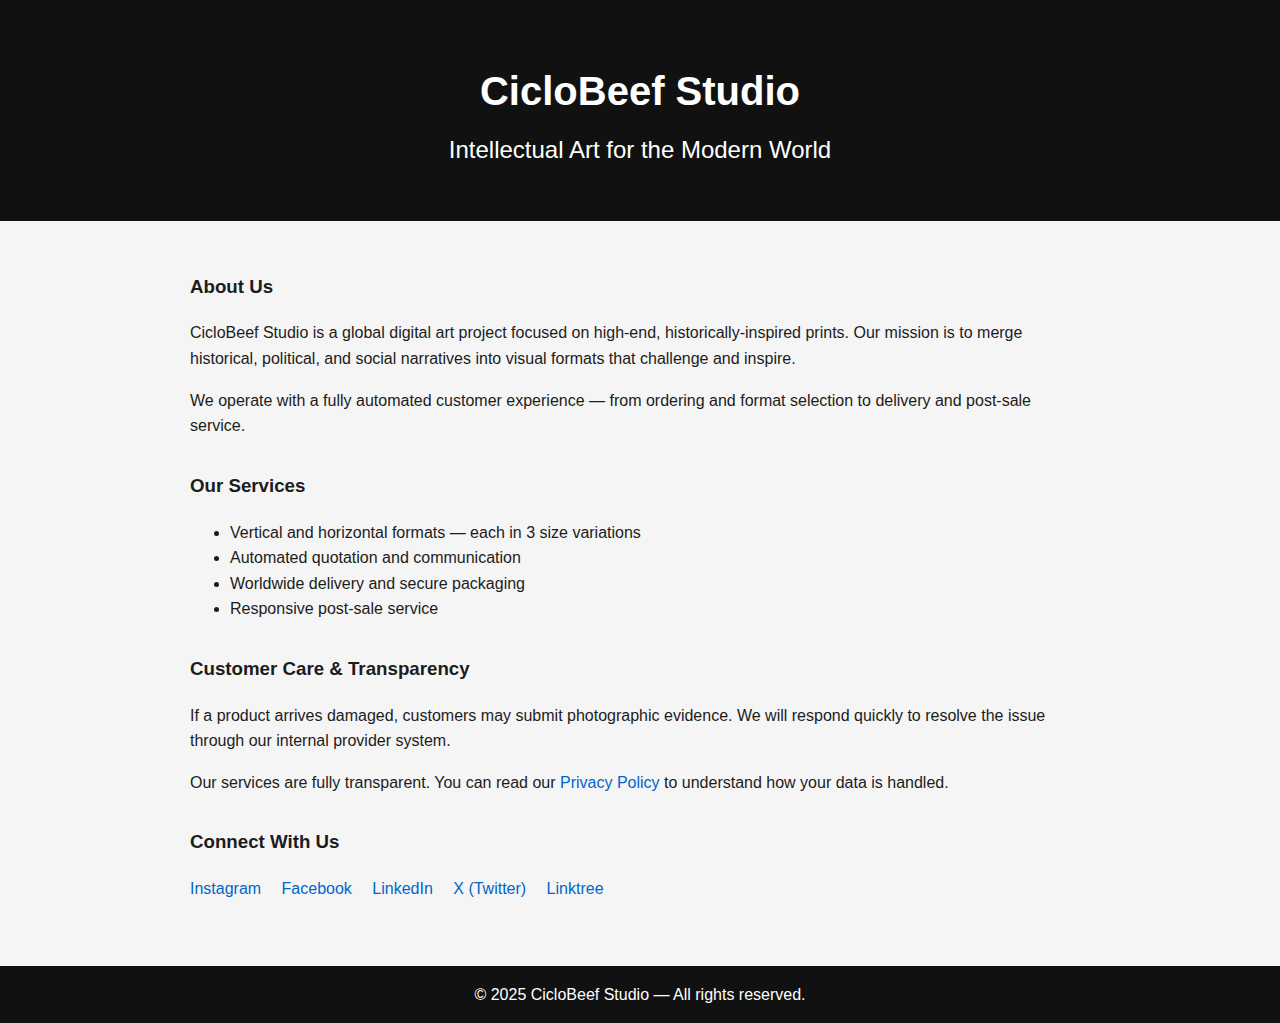
<file: index.html>
<!DOCTYPE html>
<html lang="en">
<head>
  <meta charset="UTF-8" />
  <meta name="viewport" content="width=device-width, initial-scale=1.0" />
  <meta name="description" content="Official site of CicloBeef Studio — high-quality historical art prints with automated service." />
  <title>CicloBeef Studio</title>
  <style>
    body {
      margin: 0;
      padding: 0;
      font-family: "Segoe UI", Tahoma, Geneva, Verdana, sans-serif;
      background-color: #f5f5f5;
      color: #1c1c1c;
      line-height: 1.6;
    }

    header {
      background-color: #111;
      color: #fff;
      padding: 2rem;
      text-align: center;
    }

    h1 {
      font-size: 2.5rem;
      margin-bottom: 0.5rem;
    }

    h2 {
      font-size: 1.5rem;
      font-weight: 400;
      margin-top: 0;
    }

    main {
      padding: 2rem;
      max-width: 900px;
      margin: auto;
    }

    section {
      margin-bottom: 2rem;
    }

    a {
      color: #0066cc;
      text-decoration: none;
    }

    a:hover {
      text-decoration: underline;
    }

    footer {
      background-color: #111;
      color: #fff;
      text-align: center;
      padding: 1rem;
    }

    .social-links a {
      margin-right: 1rem;
    }
  </style>
</head>
<body>

  <header>
    <h1>CicloBeef Studio</h1>
    <h2>Intellectual Art for the Modern World</h2>
  </header>

  <main>
    <section>
      <h3>About Us</h3>
      <p>
        CicloBeef Studio is a global digital art project focused on high-end, historically-inspired prints. Our mission is to merge historical, political, and social narratives into visual formats that challenge and inspire.
      </p>
      <p>
        We operate with a fully automated customer experience — from ordering and format selection to delivery and post-sale service.
      </p>
    </section>

    <section>
      <h3>Our Services</h3>
      <ul>
        <li>Vertical and horizontal formats — each in 3 size variations</li>
        <li>Automated quotation and communication</li>
        <li>Worldwide delivery and secure packaging</li>
        <li>Responsive post-sale service</li>
      </ul>
    </section>

    <section>
      <h3>Customer Care & Transparency</h3>
      <p>
        If a product arrives damaged, customers may submit photographic evidence. We will respond quickly to resolve the issue through our internal provider system.
      </p>
      <p>
        Our services are fully transparent. You can read our <a href="privacity.html">Privacy Policy</a> to understand how your data is handled.
      </p>
    </section>

    <section>
      <h3>Connect With Us</h3>
      <div class="social-links">
        <a href="https://www.instagram.com/ciclobeefstudio" target="_blank">Instagram</a>
        <a href="https://www.facebook.com/profile.php?id=61578313020735" target="_blank">Facebook</a>
        <a href="https://www.linkedin.com/in/ciclobeefstudio" target="_blank">LinkedIn</a>
        <a href="https://x.com/ciclobeefstudio" target="_blank">X (Twitter)</a>
        <a href="https://linktr.ee/ciclobeefstudio" target="_blank">Linktree</a>
      </div>
    </section>
  </main>

  <footer>
    &copy; 2025 CicloBeef Studio — All rights reserved.
  </footer>

</body>
</html>
</file>
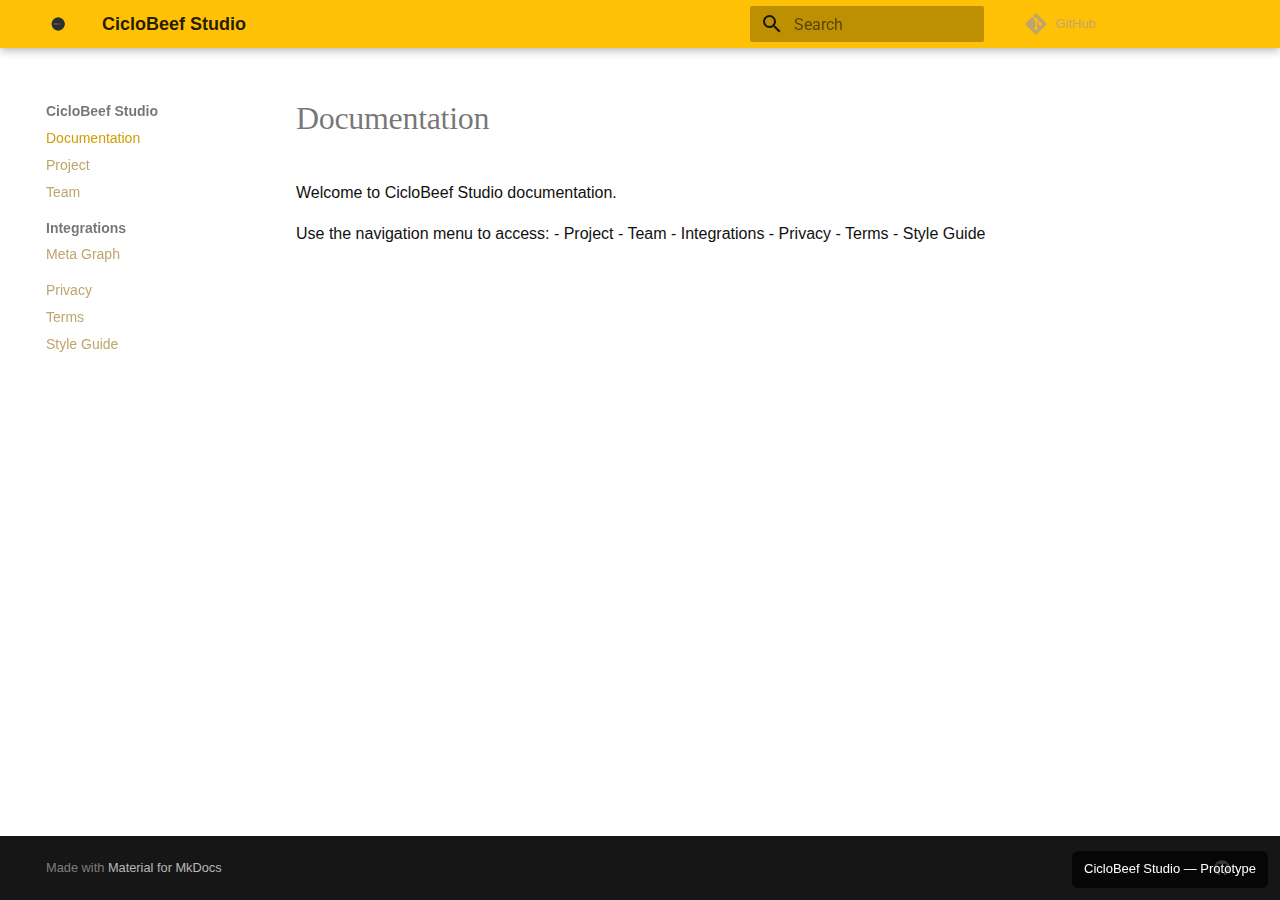
<file: docs-home/index.html>
<!doctype html>
<html lang="en" class="no-js">
  <head>
    
      <meta charset="utf-8">
      <meta name="viewport" content="width=device-width,initial-scale=1">
      
        <meta name="description" content="Premium art inspired by history, politics and society.">
      
      
        <meta name="author" content="CicloBeef Studio">
      
      
      
      
        <link rel="next" href="../project/">
      
      
      <link rel="icon" href="../assets/images/CicloBeefStudio.png">
      <meta name="generator" content="mkdocs-1.6.1, mkdocs-material-9.6.18">
    
    
      
        <title>Documentation - CicloBeef Studio</title>
      
    
    
      <link rel="stylesheet" href="../assets/stylesheets/main.7e37652d.min.css">
      
        
        <link rel="stylesheet" href="../assets/stylesheets/palette.06af60db.min.css">
      
      


    
    
      
    
    
      
        
        
        <link rel="preconnect" href="https://fonts.gstatic.com" crossorigin>
        <link rel="stylesheet" href="https://fonts.googleapis.com/css?family=Roboto:300,300i,400,400i,700,700i%7CRoboto+Mono:400,400i,700,700i&display=fallback">
        <style>:root{--md-text-font:"Roboto";--md-code-font:"Roboto Mono"}</style>
      
    
    
      <link rel="stylesheet" href="../assets/css/extra.css">
    
    <script>__md_scope=new URL("..",location),__md_hash=e=>[...e].reduce(((e,_)=>(e<<5)-e+_.charCodeAt(0)),0),__md_get=(e,_=localStorage,t=__md_scope)=>JSON.parse(_.getItem(t.pathname+"."+e)),__md_set=(e,_,t=localStorage,a=__md_scope)=>{try{t.setItem(a.pathname+"."+e,JSON.stringify(_))}catch(e){}}</script>
    
      

    
    
    
  </head>
  
  
    
    
    
    
    
    <body dir="ltr" data-md-color-scheme="default" data-md-color-primary="amber" data-md-color-accent="gray">
  
    
    <input class="md-toggle" data-md-toggle="drawer" type="checkbox" id="__drawer" autocomplete="off">
    <input class="md-toggle" data-md-toggle="search" type="checkbox" id="__search" autocomplete="off">
    <label class="md-overlay" for="__drawer"></label>
    <div data-md-component="skip">
      
        
        <a href="#documentation" class="md-skip">
          Skip to content
        </a>
      
    </div>
    <div data-md-component="announce">
      
    </div>
    
    
      

  

<header class="md-header md-header--shadow" data-md-component="header">
  <nav class="md-header__inner md-grid" aria-label="Header">
    <a href=".." title="CicloBeef Studio" class="md-header__button md-logo" aria-label="CicloBeef Studio" data-md-component="logo">
      
  <img src="../assets/images/CicloBeefStudio.png" alt="logo">

    </a>
    <label class="md-header__button md-icon" for="__drawer">
      
      <svg xmlns="http://www.w3.org/2000/svg" viewBox="0 0 24 24"><path d="M3 6h18v2H3zm0 5h18v2H3zm0 5h18v2H3z"/></svg>
    </label>
    <div class="md-header__title" data-md-component="header-title">
      <div class="md-header__ellipsis">
        <div class="md-header__topic">
          <span class="md-ellipsis">
            CicloBeef Studio
          </span>
        </div>
        <div class="md-header__topic" data-md-component="header-topic">
          <span class="md-ellipsis">
            
              Documentation
            
          </span>
        </div>
      </div>
    </div>
    
      
    
    
    
    
      
      
        <label class="md-header__button md-icon" for="__search">
          
          <svg xmlns="http://www.w3.org/2000/svg" viewBox="0 0 24 24"><path d="M9.5 3A6.5 6.5 0 0 1 16 9.5c0 1.61-.59 3.09-1.56 4.23l.27.27h.79l5 5-1.5 1.5-5-5v-.79l-.27-.27A6.52 6.52 0 0 1 9.5 16 6.5 6.5 0 0 1 3 9.5 6.5 6.5 0 0 1 9.5 3m0 2C7 5 5 7 5 9.5S7 14 9.5 14 14 12 14 9.5 12 5 9.5 5"/></svg>
        </label>
        <div class="md-search" data-md-component="search" role="dialog">
  <label class="md-search__overlay" for="__search"></label>
  <div class="md-search__inner" role="search">
    <form class="md-search__form" name="search">
      <input type="text" class="md-search__input" name="query" aria-label="Search" placeholder="Search" autocapitalize="off" autocorrect="off" autocomplete="off" spellcheck="false" data-md-component="search-query" required>
      <label class="md-search__icon md-icon" for="__search">
        
        <svg xmlns="http://www.w3.org/2000/svg" viewBox="0 0 24 24"><path d="M9.5 3A6.5 6.5 0 0 1 16 9.5c0 1.61-.59 3.09-1.56 4.23l.27.27h.79l5 5-1.5 1.5-5-5v-.79l-.27-.27A6.52 6.52 0 0 1 9.5 16 6.5 6.5 0 0 1 3 9.5 6.5 6.5 0 0 1 9.5 3m0 2C7 5 5 7 5 9.5S7 14 9.5 14 14 12 14 9.5 12 5 9.5 5"/></svg>
        
        <svg xmlns="http://www.w3.org/2000/svg" viewBox="0 0 24 24"><path d="M20 11v2H8l5.5 5.5-1.42 1.42L4.16 12l7.92-7.92L13.5 5.5 8 11z"/></svg>
      </label>
      <nav class="md-search__options" aria-label="Search">
        
        <button type="reset" class="md-search__icon md-icon" title="Clear" aria-label="Clear" tabindex="-1">
          
          <svg xmlns="http://www.w3.org/2000/svg" viewBox="0 0 24 24"><path d="M19 6.41 17.59 5 12 10.59 6.41 5 5 6.41 10.59 12 5 17.59 6.41 19 12 13.41 17.59 19 19 17.59 13.41 12z"/></svg>
        </button>
      </nav>
      
    </form>
    <div class="md-search__output">
      <div class="md-search__scrollwrap" tabindex="0" data-md-scrollfix>
        <div class="md-search-result" data-md-component="search-result">
          <div class="md-search-result__meta">
            Initializing search
          </div>
          <ol class="md-search-result__list" role="presentation"></ol>
        </div>
      </div>
    </div>
  </div>
</div>
      
    
    
      <div class="md-header__source">
        <a href="https://github.com/AlvaroHuenuqueoArias/ciclobeefstudio-page" title="Go to repository" class="md-source" data-md-component="source">
  <div class="md-source__icon md-icon">
    
    <svg xmlns="http://www.w3.org/2000/svg" viewBox="0 0 448 512"><!--! Font Awesome Free 7.0.0 by @fontawesome - https://fontawesome.com License - https://fontawesome.com/license/free (Icons: CC BY 4.0, Fonts: SIL OFL 1.1, Code: MIT License) Copyright 2025 Fonticons, Inc.--><path fill="currentColor" d="M439.6 236.1 244 40.5c-5.4-5.5-12.8-8.5-20.4-8.5s-15 3-20.4 8.4L162.5 81l51.5 51.5c27.1-9.1 52.7 16.8 43.4 43.7l49.7 49.7c34.2-11.8 61.2 31 35.5 56.7-26.5 26.5-70.2-2.9-56-37.3L240.3 199v121.9c25.3 12.5 22.3 41.8 9.1 55-6.4 6.4-15.2 10.1-24.3 10.1s-17.8-3.6-24.3-10.1c-17.6-17.6-11.1-46.9 11.2-56v-123c-20.8-8.5-24.6-30.7-18.6-45L142.6 101 8.5 235.1C3 240.6 0 247.9 0 255.5s3 15 8.5 20.4l195.6 195.7c5.4 5.4 12.7 8.4 20.4 8.4s15-3 20.4-8.4l194.7-194.7c5.4-5.4 8.4-12.8 8.4-20.4s-3-15-8.4-20.4"/></svg>
  </div>
  <div class="md-source__repository">
    GitHub
  </div>
</a>
      </div>
    
  </nav>
  
</header>
    
    <div class="md-container" data-md-component="container">
      
      
        
          
        
      
      <main class="md-main" data-md-component="main">
        <div class="md-main__inner md-grid">
          
            
              
              <div class="md-sidebar md-sidebar--primary" data-md-component="sidebar" data-md-type="navigation" >
                <div class="md-sidebar__scrollwrap">
                  <div class="md-sidebar__inner">
                    



  

<nav class="md-nav md-nav--primary md-nav--integrated" aria-label="Navigation" data-md-level="0">
  <label class="md-nav__title" for="__drawer">
    <a href=".." title="CicloBeef Studio" class="md-nav__button md-logo" aria-label="CicloBeef Studio" data-md-component="logo">
      
  <img src="../assets/images/CicloBeefStudio.png" alt="logo">

    </a>
    CicloBeef Studio
  </label>
  
    <div class="md-nav__source">
      <a href="https://github.com/AlvaroHuenuqueoArias/ciclobeefstudio-page" title="Go to repository" class="md-source" data-md-component="source">
  <div class="md-source__icon md-icon">
    
    <svg xmlns="http://www.w3.org/2000/svg" viewBox="0 0 448 512"><!--! Font Awesome Free 7.0.0 by @fontawesome - https://fontawesome.com License - https://fontawesome.com/license/free (Icons: CC BY 4.0, Fonts: SIL OFL 1.1, Code: MIT License) Copyright 2025 Fonticons, Inc.--><path fill="currentColor" d="M439.6 236.1 244 40.5c-5.4-5.5-12.8-8.5-20.4-8.5s-15 3-20.4 8.4L162.5 81l51.5 51.5c27.1-9.1 52.7 16.8 43.4 43.7l49.7 49.7c34.2-11.8 61.2 31 35.5 56.7-26.5 26.5-70.2-2.9-56-37.3L240.3 199v121.9c25.3 12.5 22.3 41.8 9.1 55-6.4 6.4-15.2 10.1-24.3 10.1s-17.8-3.6-24.3-10.1c-17.6-17.6-11.1-46.9 11.2-56v-123c-20.8-8.5-24.6-30.7-18.6-45L142.6 101 8.5 235.1C3 240.6 0 247.9 0 255.5s3 15 8.5 20.4l195.6 195.7c5.4 5.4 12.7 8.4 20.4 8.4s15-3 20.4-8.4l194.7-194.7c5.4-5.4 8.4-12.8 8.4-20.4s-3-15-8.4-20.4"/></svg>
  </div>
  <div class="md-source__repository">
    GitHub
  </div>
</a>
    </div>
  
  <ul class="md-nav__list" data-md-scrollfix>
    
      
      
  
  
    
  
  
  
    <li class="md-nav__item md-nav__item--active">
      
      <input class="md-nav__toggle md-toggle" type="checkbox" id="__toc">
      
      
        
      
      
      <a href="./" class="md-nav__link md-nav__link--active">
        
  
  
  <span class="md-ellipsis">
    Documentation
    
  </span>
  

      </a>
      
    </li>
  

    
      
      
  
  
  
  
    <li class="md-nav__item">
      <a href="../project/" class="md-nav__link">
        
  
  
  <span class="md-ellipsis">
    Project
    
  </span>
  

      </a>
    </li>
  

    
      
      
  
  
  
  
    <li class="md-nav__item">
      <a href="../team/" class="md-nav__link">
        
  
  
  <span class="md-ellipsis">
    Team
    
  </span>
  

      </a>
    </li>
  

    
      
      
  
  
  
  
    
    
    
    
      
        
        
      
    
    
    <li class="md-nav__item md-nav__item--section md-nav__item--nested">
      
        
        
        <input class="md-nav__toggle md-toggle " type="checkbox" id="__nav_4" >
        
          
          <label class="md-nav__link" for="__nav_4" id="__nav_4_label" tabindex="">
            
  
  
  <span class="md-ellipsis">
    Integrations
    
  </span>
  

            <span class="md-nav__icon md-icon"></span>
          </label>
        
        <nav class="md-nav" data-md-level="1" aria-labelledby="__nav_4_label" aria-expanded="false">
          <label class="md-nav__title" for="__nav_4">
            <span class="md-nav__icon md-icon"></span>
            Integrations
          </label>
          <ul class="md-nav__list" data-md-scrollfix>
            
              
                
  
  
  
  
    <li class="md-nav__item">
      <a href="../integrations/meta-graph/" class="md-nav__link">
        
  
  
  <span class="md-ellipsis">
    Meta Graph
    
  </span>
  

      </a>
    </li>
  

              
            
          </ul>
        </nav>
      
    </li>
  

    
      
      
  
  
  
  
    <li class="md-nav__item">
      <a href="../privacy/" class="md-nav__link">
        
  
  
  <span class="md-ellipsis">
    Privacy
    
  </span>
  

      </a>
    </li>
  

    
      
      
  
  
  
  
    <li class="md-nav__item">
      <a href="../terms/" class="md-nav__link">
        
  
  
  <span class="md-ellipsis">
    Terms
    
  </span>
  

      </a>
    </li>
  

    
      
      
  
  
  
  
    <li class="md-nav__item">
      <a href="../style-guide/" class="md-nav__link">
        
  
  
  <span class="md-ellipsis">
    Style Guide
    
  </span>
  

      </a>
    </li>
  

    
  </ul>
</nav>
                  </div>
                </div>
              </div>
            
            
          
          
            <div class="md-content" data-md-component="content">
              <article class="md-content__inner md-typeset">
                
                  


  
  


<h1 id="documentation">Documentation<a class="headerlink" href="#documentation" title="Permanent link">&para;</a></h1>
<!-- MODIFIED: This file used to be a redirect (meta refresh to /landing/). -->
<!-- MODIFIED: Now it is the documentation entry point (no redirects). -->

<p>Welcome to CicloBeef Studio documentation.</p>
<p>Use the navigation menu to access:
- Project
- Team
- Integrations
- Privacy
- Terms
- Style Guide</p>












                
              </article>
            </div>
          
          
<script>var target=document.getElementById(location.hash.slice(1));target&&target.name&&(target.checked=target.name.startsWith("__tabbed_"))</script>
        </div>
        
      </main>
      
        <footer class="md-footer">
  
  <div class="md-footer-meta md-typeset">
    <div class="md-footer-meta__inner md-grid">
      <div class="md-copyright">
  
  
    Made with
    <a href="https://squidfunk.github.io/mkdocs-material/" target="_blank" rel="noopener">
      Material for MkDocs
    </a>
  
</div>
      
        
<div class="md-social">
  
    
    
    
    
      
      
    
    <a href="https://github.com/AlvaroHuenuqueoArias/ciclobeefstudio-page" target="_blank" rel="noopener" title="github.com" class="md-social__link">
      <svg xmlns="http://www.w3.org/2000/svg" viewBox="0 0 512 512"><!--! Font Awesome Free 7.0.0 by @fontawesome - https://fontawesome.com License - https://fontawesome.com/license/free (Icons: CC BY 4.0, Fonts: SIL OFL 1.1, Code: MIT License) Copyright 2025 Fonticons, Inc.--><path fill="currentColor" d="M173.9 397.4c0 2-2.3 3.6-5.2 3.6-3.3.3-5.6-1.3-5.6-3.6 0-2 2.3-3.6 5.2-3.6 3-.3 5.6 1.3 5.6 3.6m-31.1-4.5c-.7 2 1.3 4.3 4.3 4.9 2.6 1 5.6 0 6.2-2s-1.3-4.3-4.3-5.2c-2.6-.7-5.5.3-6.2 2.3m44.2-1.7c-2.9.7-4.9 2.6-4.6 4.9.3 2 2.9 3.3 5.9 2.6 2.9-.7 4.9-2.6 4.6-4.6-.3-1.9-3-3.2-5.9-2.9M252.8 8C114.1 8 8 113.3 8 252c0 110.9 69.8 205.8 169.5 239.2 12.8 2.3 17.3-5.6 17.3-12.1 0-6.2-.3-40.4-.3-61.4 0 0-70 15-84.7-29.8 0 0-11.4-29.1-27.8-36.6 0 0-22.9-15.7 1.6-15.4 0 0 24.9 2 38.6 25.8 21.9 38.6 58.6 27.5 72.9 20.9 2.3-16 8.8-27.1 16-33.7-55.9-6.2-112.3-14.3-112.3-110.5 0-27.5 7.6-41.3 23.6-58.9-2.6-6.5-11.1-33.3 2.6-67.9 20.9-6.5 69 27 69 27 20-5.6 41.5-8.5 62.8-8.5s42.8 2.9 62.8 8.5c0 0 48.1-33.6 69-27 13.7 34.7 5.2 61.4 2.6 67.9 16 17.7 25.8 31.5 25.8 58.9 0 96.5-58.9 104.2-114.8 110.5 9.2 7.9 17 22.9 17 46.4 0 33.7-.3 75.4-.3 83.6 0 6.5 4.6 14.4 17.3 12.1C436.2 457.8 504 362.9 504 252 504 113.3 391.5 8 252.8 8M105.2 352.9c-1.3 1-1 3.3.7 5.2 1.6 1.6 3.9 2.3 5.2 1 1.3-1 1-3.3-.7-5.2-1.6-1.6-3.9-2.3-5.2-1m-10.8-8.1c-.7 1.3.3 2.9 2.3 3.9 1.6 1 3.6.7 4.3-.7.7-1.3-.3-2.9-2.3-3.9-2-.6-3.6-.3-4.3.7m32.4 35.6c-1.6 1.3-1 4.3 1.3 6.2 2.3 2.3 5.2 2.6 6.5 1 1.3-1.3.7-4.3-1.3-6.2-2.2-2.3-5.2-2.6-6.5-1m-11.4-14.7c-1.6 1-1.6 3.6 0 5.9s4.3 3.3 5.6 2.3c1.6-1.3 1.6-3.9 0-6.2-1.4-2.3-4-3.3-5.6-2"/></svg>
    </a>
  
</div>
      
    </div>
  </div>
</footer>
      
    </div>
    <div class="md-dialog" data-md-component="dialog">
      <div class="md-dialog__inner md-typeset"></div>
    </div>
    
    
    
      
      <script id="__config" type="application/json">{"base": "..", "features": ["navigation.sections", "navigation.instant", "toc.integrate", "content.code.copy"], "search": "../assets/javascripts/workers/search.973d3a69.min.js", "tags": null, "translations": {"clipboard.copied": "Copied to clipboard", "clipboard.copy": "Copy to clipboard", "search.result.more.one": "1 more on this page", "search.result.more.other": "# more on this page", "search.result.none": "No matching documents", "search.result.one": "1 matching document", "search.result.other": "# matching documents", "search.result.placeholder": "Type to start searching", "search.result.term.missing": "Missing", "select.version": "Select version"}, "version": null}</script>
    
    
      <script src="../assets/javascripts/bundle.92b07e13.min.js"></script>
      
        <script src="../assets/js/custom.js"></script>
      
    
  </body>
</html>
</file>
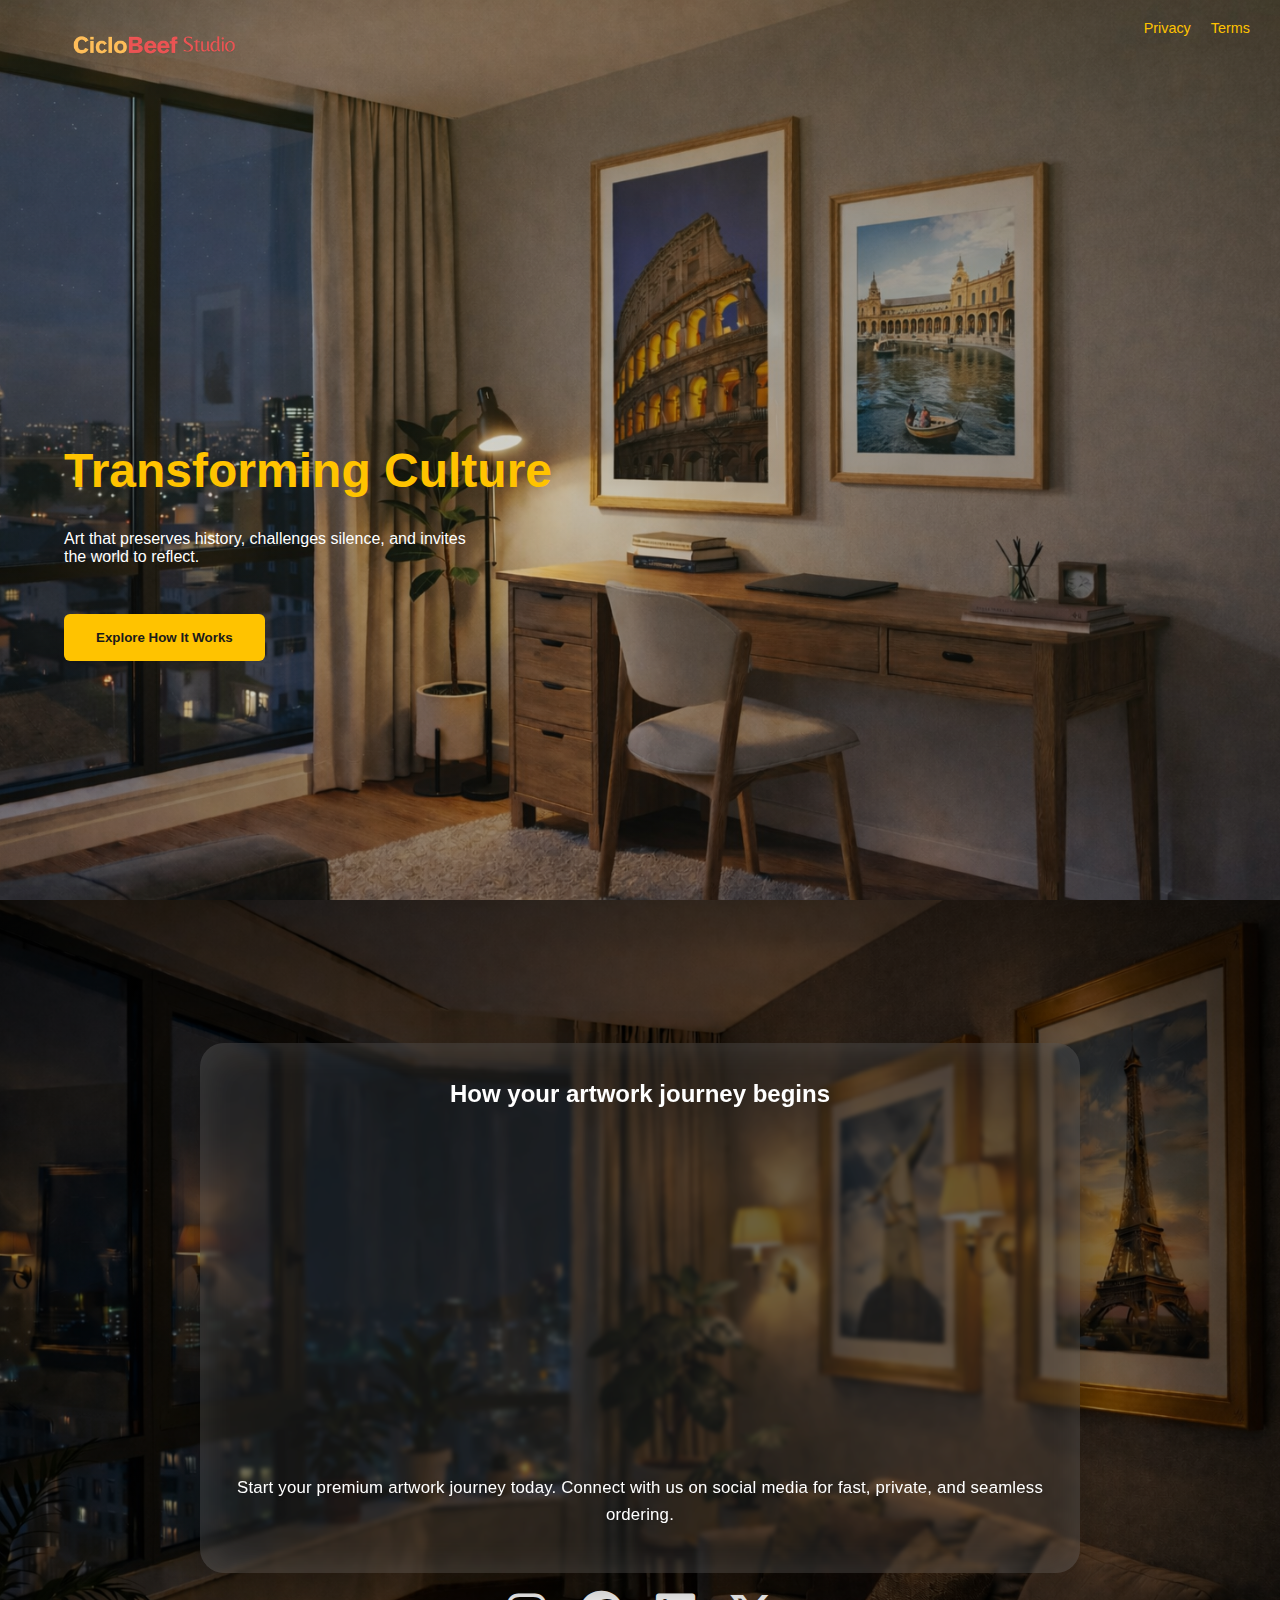
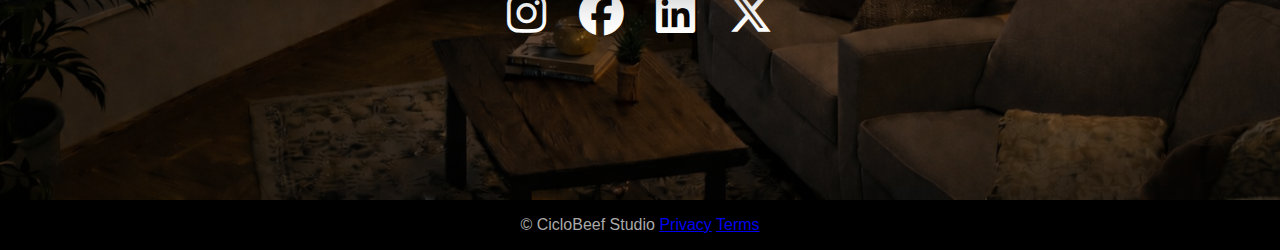
<file: docs/index.html>
<!-- docs/index.html -->
<!DOCTYPE html>
<html lang="en">
<head>
    <meta charset="UTF-8">
    <title>CicloBeef Studio</title>

    <link rel="stylesheet" href="style.css" />
    <script defer src="script.js"></script>

    <!-- Font Awesome -->
    <link
        rel="stylesheet"
        href="https://cdnjs.cloudflare.com/ajax/libs/font-awesome/6.5.0/css/all.min.css"
    />
</head>

<body>

    <!-- SECTION 1: HERO FULLSCREEN -->
    <section class="hero" id="hero">

        <div class="legal-links">
            <button class="legal-toggle" id="legalToggle">☰</button>
            <div class="legal-menu" id="legalMenu">
                <a href="/privacy/">Privacy</a>
                <a href="/terms/">Terms</a>
            </div>
        </div>

        <div class="overlay">

            <!-- BRAND LOGO -->
            <!-- MODIFIED: path updated after moving landing to site root -->
            <div class="brand-emblem">
                <img
                    src="assets/images/ciclobeef-studio.png"
                    alt="CicloBeef Studio"
                    class="brand-img"
                />
            </div>

            <h1>Transforming Culture</h1>
            <p>Art that preserves history, challenges silence, and invites the world to reflect.</p>
            <button id="scrollBtn">Explore How It Works</button>
        </div>

    </section>

    <!-- SECTION 2 -->
    <section class="steps" id="steps">

        <h2>How your artwork journey begins</h2>

        <div class="chat-container">
            <!-- MODIFIED: path updated after moving landing to site root -->
            <img
                id="chatBubble"
                class="chat-bubble"
                src="assets/images/bubble-client-01.png"
                alt="Conversation bubble"
            />
            <div id="chatFinal" class="chat-final">
                Ready to start your premium artwork journey?
            </div>
        </div>

        <p class="social-cta">
            Start your premium artwork journey today. Connect with us on social media for fast, private, and seamless ordering.
        </p>

        <div class="social-buttons">
            <a href="https://instagram.com/ciclobeefstudio"><i class="fab fa-instagram"></i></a>
            <a href="https://facebook.com/ciclobeefstudio"><i class="fab fa-facebook"></i></a>
            <a href="https://linkedin.com/company/ciclobeefstudio"><i class="fab fa-linkedin"></i></a>
            <a href="https://x.com/company/ciclobeefstudio"><i class="fab fa-x-twitter"></i></a>
        </div>

    </section>

    <footer>
        © CicloBeef Studio
        <a href="/privacy/">Privacy</a>
        <a href="/terms/">Terms</a>
    </footer>

</body>
</html>
</file>
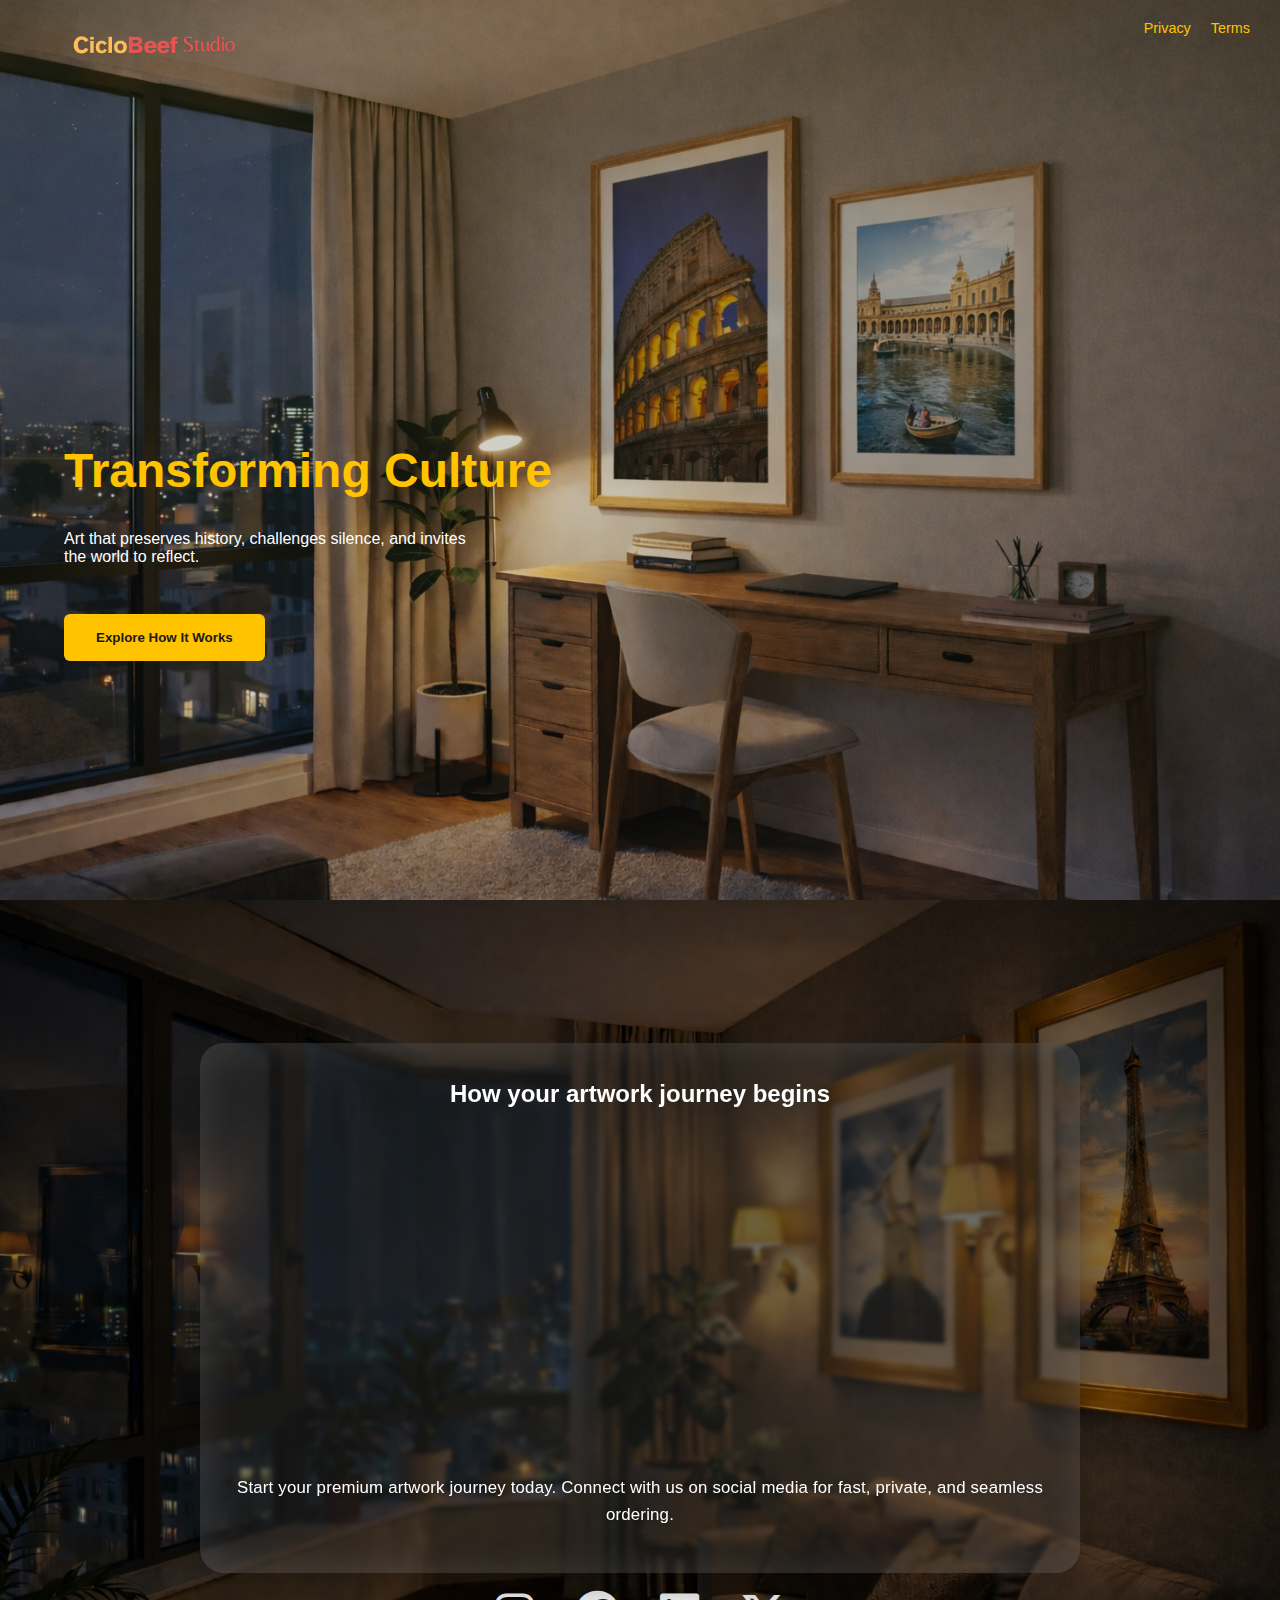
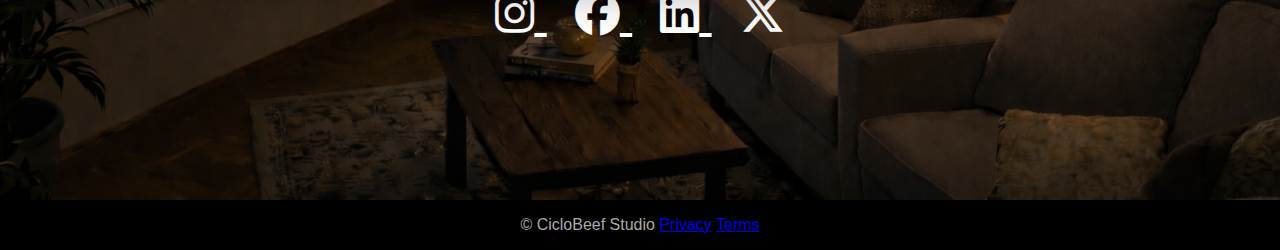
<file: landing/index.html>
<!-- docs/landing/index.html -->
<!DOCTYPE html>
<html lang="en">
<head>
    <meta charset="UTF-8">
    <title>CicloBeef Studio</title>

    <link rel="stylesheet" href="style.css" />
    <script defer src="script.js"></script>

    <!-- Font Awesome -->
    <link
        rel="stylesheet"
        href="https://cdnjs.cloudflare.com/ajax/libs/font-awesome/6.5.0/css/all.min.css"
    />
</head>

<body>

    <!-- SECTION 1: HERO FULLSCREEN -->
    <section class="hero" id="hero">

        <div class="legal-links">
            <button class="legal-toggle" id="legalToggle">☰</button>
            <div class="legal-menu" id="legalMenu">
                <a href="/privacy/">Privacy</a>
                <a href="/terms/">Terms</a>
            </div>
        </div>

        <div class="overlay">

            <!-- BRAND LOGO (SINGLE IMAGE) -->
            <div class="brand-emblem">
                <img
                    src="../assets/images/ciclobeef-studio.png"
                    alt="CicloBeef Studio"
                    class="brand-img"
                />
            </div>

            <h1>Transforming Culture</h1>
            <p>Art that preserves history, challenges silence, and invites the world to reflect.</p>
            <button id="scrollBtn">Explore How It Works</button>
        </div>

    </section>

    <!-- SECTION 2: CONVERSATION FLOW -->
    <section class="steps" id="steps">

        <h2>How your artwork journey begins</h2>

        <!-- Conversational container (single bubble loop) -->
        <div class="chat-container">
            <img
                id="chatBubble"
                class="chat-bubble"
                src="../assets/images/bubble-client-01.png"
                alt="Conversation bubble"
            />
            <div id="chatFinal" class="chat-final">
                Ready to start your premium artwork journey?
            </div>
        </div>

        <!-- CORPORATE CTA ABOVE SOCIAL ICONS -->
        <p class="social-cta">
            Start your premium artwork journey today. Connect with us on social media for fast, private, and seamless ordering.
        </p>

        <!-- SOCIAL NETWORKS -->
        <div class="social-buttons">

            <a href="https://instagram.com/ciclobeefstudio" aria-label="Instagram">
                <i class="fab fa-instagram"></i>
            </a>

            <a href="https://facebook.com/ciclobeefstudio" aria-label="Facebook">
                <i class="fab fa-facebook"></i>
            </a>

            <a href="https://linkedin.com/company/ciclobeefstudio" aria-label="LinkedIn">
                <i class="fab fa-linkedin"></i>
            </a>

            <a href="https://x.com/company/ciclobeefstudio" aria-label="X">
                <i class="fab fa-x-twitter"></i>
            </a>

        </div>

    </section>

    <!-- FOOTER -->
    <footer>
        © CicloBeef Studio
        <a href="/privacy/">Privacy</a>
        <a href="/terms/">Terms</a>
    </footer>

</body>
</html>
</file>
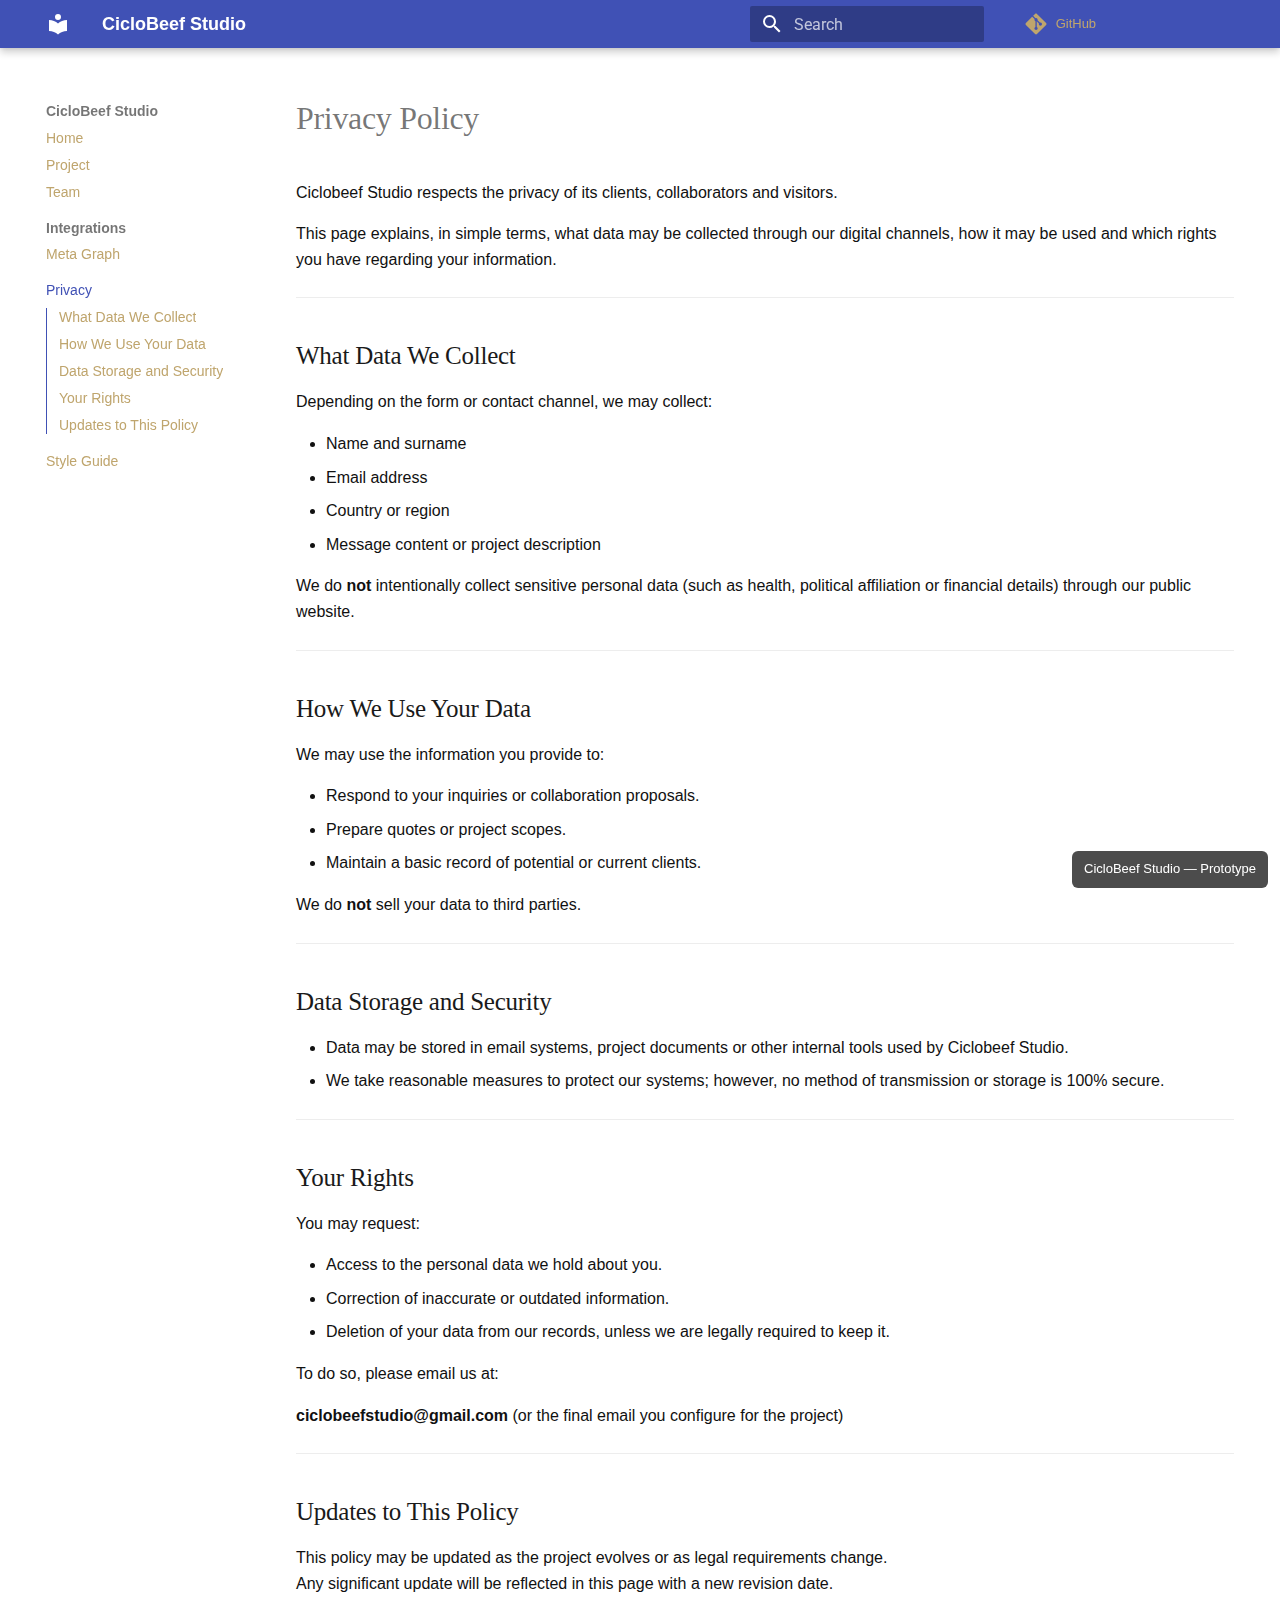
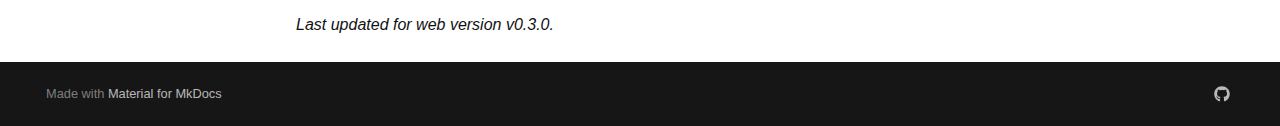
<file: privacy/index.html>
<!doctype html>
<html lang="en" class="no-js">
  <head>
    
      <meta charset="utf-8">
      <meta name="viewport" content="width=device-width,initial-scale=1">
      
        <meta name="description" content="Premium art inspired by history, politics and society.">
      
      
        <meta name="author" content="CicloBeef Studio">
      
      
      
        <link rel="prev" href="../integrations/meta-graph/">
      
      
        <link rel="next" href="../style-guide/">
      
      
      <link rel="icon" href="../assets/images/favicon.png">
      <meta name="generator" content="mkdocs-1.6.1, mkdocs-material-9.6.18">
    
    
      
        <title>Privacy - CicloBeef Studio</title>
      
    
    
      <link rel="stylesheet" href="../assets/stylesheets/main.7e37652d.min.css">
      
        
        <link rel="stylesheet" href="../assets/stylesheets/palette.06af60db.min.css">
      
      


    
    
      
    
    
      
        
        
        <link rel="preconnect" href="https://fonts.gstatic.com" crossorigin>
        <link rel="stylesheet" href="https://fonts.googleapis.com/css?family=Roboto:300,300i,400,400i,700,700i%7CRoboto+Mono:400,400i,700,700i&display=fallback">
        <style>:root{--md-text-font:"Roboto";--md-code-font:"Roboto Mono"}</style>
      
    
    
      <link rel="stylesheet" href="../assets/css/extra.css">
    
    <script>__md_scope=new URL("..",location),__md_hash=e=>[...e].reduce(((e,_)=>(e<<5)-e+_.charCodeAt(0)),0),__md_get=(e,_=localStorage,t=__md_scope)=>JSON.parse(_.getItem(t.pathname+"."+e)),__md_set=(e,_,t=localStorage,a=__md_scope)=>{try{t.setItem(a.pathname+"."+e,JSON.stringify(_))}catch(e){}}</script>
    
      

    
    
    
  </head>
  
  
    
    
    
    
    
    <body dir="ltr" data-md-color-scheme="default" data-md-color-primary="indigo" data-md-color-accent="indigo">
  
    
    <input class="md-toggle" data-md-toggle="drawer" type="checkbox" id="__drawer" autocomplete="off">
    <input class="md-toggle" data-md-toggle="search" type="checkbox" id="__search" autocomplete="off">
    <label class="md-overlay" for="__drawer"></label>
    <div data-md-component="skip">
      
        
        <a href="#privacy-policy" class="md-skip">
          Skip to content
        </a>
      
    </div>
    <div data-md-component="announce">
      
    </div>
    
    
      

  

<header class="md-header md-header--shadow" data-md-component="header">
  <nav class="md-header__inner md-grid" aria-label="Header">
    <a href=".." title="CicloBeef Studio" class="md-header__button md-logo" aria-label="CicloBeef Studio" data-md-component="logo">
      
  
  <svg xmlns="http://www.w3.org/2000/svg" viewBox="0 0 24 24"><path d="M12 8a3 3 0 0 0 3-3 3 3 0 0 0-3-3 3 3 0 0 0-3 3 3 3 0 0 0 3 3m0 3.54C9.64 9.35 6.5 8 3 8v11c3.5 0 6.64 1.35 9 3.54 2.36-2.19 5.5-3.54 9-3.54V8c-3.5 0-6.64 1.35-9 3.54"/></svg>

    </a>
    <label class="md-header__button md-icon" for="__drawer">
      
      <svg xmlns="http://www.w3.org/2000/svg" viewBox="0 0 24 24"><path d="M3 6h18v2H3zm0 5h18v2H3zm0 5h18v2H3z"/></svg>
    </label>
    <div class="md-header__title" data-md-component="header-title">
      <div class="md-header__ellipsis">
        <div class="md-header__topic">
          <span class="md-ellipsis">
            CicloBeef Studio
          </span>
        </div>
        <div class="md-header__topic" data-md-component="header-topic">
          <span class="md-ellipsis">
            
              Privacy
            
          </span>
        </div>
      </div>
    </div>
    
      
    
    
    
    
      
      
        <label class="md-header__button md-icon" for="__search">
          
          <svg xmlns="http://www.w3.org/2000/svg" viewBox="0 0 24 24"><path d="M9.5 3A6.5 6.5 0 0 1 16 9.5c0 1.61-.59 3.09-1.56 4.23l.27.27h.79l5 5-1.5 1.5-5-5v-.79l-.27-.27A6.52 6.52 0 0 1 9.5 16 6.5 6.5 0 0 1 3 9.5 6.5 6.5 0 0 1 9.5 3m0 2C7 5 5 7 5 9.5S7 14 9.5 14 14 12 14 9.5 12 5 9.5 5"/></svg>
        </label>
        <div class="md-search" data-md-component="search" role="dialog">
  <label class="md-search__overlay" for="__search"></label>
  <div class="md-search__inner" role="search">
    <form class="md-search__form" name="search">
      <input type="text" class="md-search__input" name="query" aria-label="Search" placeholder="Search" autocapitalize="off" autocorrect="off" autocomplete="off" spellcheck="false" data-md-component="search-query" required>
      <label class="md-search__icon md-icon" for="__search">
        
        <svg xmlns="http://www.w3.org/2000/svg" viewBox="0 0 24 24"><path d="M9.5 3A6.5 6.5 0 0 1 16 9.5c0 1.61-.59 3.09-1.56 4.23l.27.27h.79l5 5-1.5 1.5-5-5v-.79l-.27-.27A6.52 6.52 0 0 1 9.5 16 6.5 6.5 0 0 1 3 9.5 6.5 6.5 0 0 1 9.5 3m0 2C7 5 5 7 5 9.5S7 14 9.5 14 14 12 14 9.5 12 5 9.5 5"/></svg>
        
        <svg xmlns="http://www.w3.org/2000/svg" viewBox="0 0 24 24"><path d="M20 11v2H8l5.5 5.5-1.42 1.42L4.16 12l7.92-7.92L13.5 5.5 8 11z"/></svg>
      </label>
      <nav class="md-search__options" aria-label="Search">
        
        <button type="reset" class="md-search__icon md-icon" title="Clear" aria-label="Clear" tabindex="-1">
          
          <svg xmlns="http://www.w3.org/2000/svg" viewBox="0 0 24 24"><path d="M19 6.41 17.59 5 12 10.59 6.41 5 5 6.41 10.59 12 5 17.59 6.41 19 12 13.41 17.59 19 19 17.59 13.41 12z"/></svg>
        </button>
      </nav>
      
    </form>
    <div class="md-search__output">
      <div class="md-search__scrollwrap" tabindex="0" data-md-scrollfix>
        <div class="md-search-result" data-md-component="search-result">
          <div class="md-search-result__meta">
            Initializing search
          </div>
          <ol class="md-search-result__list" role="presentation"></ol>
        </div>
      </div>
    </div>
  </div>
</div>
      
    
    
      <div class="md-header__source">
        <a href="https://github.com/AlvaroHuenuqueoArias/ciclobeefstudio-page" title="Go to repository" class="md-source" data-md-component="source">
  <div class="md-source__icon md-icon">
    
    <svg xmlns="http://www.w3.org/2000/svg" viewBox="0 0 448 512"><!--! Font Awesome Free 7.0.0 by @fontawesome - https://fontawesome.com License - https://fontawesome.com/license/free (Icons: CC BY 4.0, Fonts: SIL OFL 1.1, Code: MIT License) Copyright 2025 Fonticons, Inc.--><path fill="currentColor" d="M439.6 236.1 244 40.5c-5.4-5.5-12.8-8.5-20.4-8.5s-15 3-20.4 8.4L162.5 81l51.5 51.5c27.1-9.1 52.7 16.8 43.4 43.7l49.7 49.7c34.2-11.8 61.2 31 35.5 56.7-26.5 26.5-70.2-2.9-56-37.3L240.3 199v121.9c25.3 12.5 22.3 41.8 9.1 55-6.4 6.4-15.2 10.1-24.3 10.1s-17.8-3.6-24.3-10.1c-17.6-17.6-11.1-46.9 11.2-56v-123c-20.8-8.5-24.6-30.7-18.6-45L142.6 101 8.5 235.1C3 240.6 0 247.9 0 255.5s3 15 8.5 20.4l195.6 195.7c5.4 5.4 12.7 8.4 20.4 8.4s15-3 20.4-8.4l194.7-194.7c5.4-5.4 8.4-12.8 8.4-20.4s-3-15-8.4-20.4"/></svg>
  </div>
  <div class="md-source__repository">
    GitHub
  </div>
</a>
      </div>
    
  </nav>
  
</header>
    
    <div class="md-container" data-md-component="container">
      
      
        
          
        
      
      <main class="md-main" data-md-component="main">
        <div class="md-main__inner md-grid">
          
            
              
              <div class="md-sidebar md-sidebar--primary" data-md-component="sidebar" data-md-type="navigation" >
                <div class="md-sidebar__scrollwrap">
                  <div class="md-sidebar__inner">
                    



  

<nav class="md-nav md-nav--primary md-nav--integrated" aria-label="Navigation" data-md-level="0">
  <label class="md-nav__title" for="__drawer">
    <a href=".." title="CicloBeef Studio" class="md-nav__button md-logo" aria-label="CicloBeef Studio" data-md-component="logo">
      
  
  <svg xmlns="http://www.w3.org/2000/svg" viewBox="0 0 24 24"><path d="M12 8a3 3 0 0 0 3-3 3 3 0 0 0-3-3 3 3 0 0 0-3 3 3 3 0 0 0 3 3m0 3.54C9.64 9.35 6.5 8 3 8v11c3.5 0 6.64 1.35 9 3.54 2.36-2.19 5.5-3.54 9-3.54V8c-3.5 0-6.64 1.35-9 3.54"/></svg>

    </a>
    CicloBeef Studio
  </label>
  
    <div class="md-nav__source">
      <a href="https://github.com/AlvaroHuenuqueoArias/ciclobeefstudio-page" title="Go to repository" class="md-source" data-md-component="source">
  <div class="md-source__icon md-icon">
    
    <svg xmlns="http://www.w3.org/2000/svg" viewBox="0 0 448 512"><!--! Font Awesome Free 7.0.0 by @fontawesome - https://fontawesome.com License - https://fontawesome.com/license/free (Icons: CC BY 4.0, Fonts: SIL OFL 1.1, Code: MIT License) Copyright 2025 Fonticons, Inc.--><path fill="currentColor" d="M439.6 236.1 244 40.5c-5.4-5.5-12.8-8.5-20.4-8.5s-15 3-20.4 8.4L162.5 81l51.5 51.5c27.1-9.1 52.7 16.8 43.4 43.7l49.7 49.7c34.2-11.8 61.2 31 35.5 56.7-26.5 26.5-70.2-2.9-56-37.3L240.3 199v121.9c25.3 12.5 22.3 41.8 9.1 55-6.4 6.4-15.2 10.1-24.3 10.1s-17.8-3.6-24.3-10.1c-17.6-17.6-11.1-46.9 11.2-56v-123c-20.8-8.5-24.6-30.7-18.6-45L142.6 101 8.5 235.1C3 240.6 0 247.9 0 255.5s3 15 8.5 20.4l195.6 195.7c5.4 5.4 12.7 8.4 20.4 8.4s15-3 20.4-8.4l194.7-194.7c5.4-5.4 8.4-12.8 8.4-20.4s-3-15-8.4-20.4"/></svg>
  </div>
  <div class="md-source__repository">
    GitHub
  </div>
</a>
    </div>
  
  <ul class="md-nav__list" data-md-scrollfix>
    
      
      
  
  
  
  
    <li class="md-nav__item">
      <a href=".." class="md-nav__link">
        
  
  
  <span class="md-ellipsis">
    Home
    
  </span>
  

      </a>
    </li>
  

    
      
      
  
  
  
  
    <li class="md-nav__item">
      <a href="../project/" class="md-nav__link">
        
  
  
  <span class="md-ellipsis">
    Project
    
  </span>
  

      </a>
    </li>
  

    
      
      
  
  
  
  
    <li class="md-nav__item">
      <a href="../team/" class="md-nav__link">
        
  
  
  <span class="md-ellipsis">
    Team
    
  </span>
  

      </a>
    </li>
  

    
      
      
  
  
  
  
    
    
    
    
      
        
        
      
    
    
    <li class="md-nav__item md-nav__item--section md-nav__item--nested">
      
        
        
        <input class="md-nav__toggle md-toggle " type="checkbox" id="__nav_4" >
        
          
          <label class="md-nav__link" for="__nav_4" id="__nav_4_label" tabindex="">
            
  
  
  <span class="md-ellipsis">
    Integrations
    
  </span>
  

            <span class="md-nav__icon md-icon"></span>
          </label>
        
        <nav class="md-nav" data-md-level="1" aria-labelledby="__nav_4_label" aria-expanded="false">
          <label class="md-nav__title" for="__nav_4">
            <span class="md-nav__icon md-icon"></span>
            Integrations
          </label>
          <ul class="md-nav__list" data-md-scrollfix>
            
              
                
  
  
  
  
    <li class="md-nav__item">
      <a href="../integrations/meta-graph/" class="md-nav__link">
        
  
  
  <span class="md-ellipsis">
    Meta Graph
    
  </span>
  

      </a>
    </li>
  

              
            
          </ul>
        </nav>
      
    </li>
  

    
      
      
  
  
    
  
  
  
    <li class="md-nav__item md-nav__item--active">
      
      <input class="md-nav__toggle md-toggle" type="checkbox" id="__toc">
      
      
        
      
      
        <label class="md-nav__link md-nav__link--active" for="__toc">
          
  
  
  <span class="md-ellipsis">
    Privacy
    
  </span>
  

          <span class="md-nav__icon md-icon"></span>
        </label>
      
      <a href="./" class="md-nav__link md-nav__link--active">
        
  
  
  <span class="md-ellipsis">
    Privacy
    
  </span>
  

      </a>
      
        

<nav class="md-nav md-nav--secondary" aria-label="Table of contents">
  
  
  
    
  
  
    <label class="md-nav__title" for="__toc">
      <span class="md-nav__icon md-icon"></span>
      Table of contents
    </label>
    <ul class="md-nav__list" data-md-component="toc" data-md-scrollfix>
      
        <li class="md-nav__item">
  <a href="#what-data-we-collect" class="md-nav__link">
    <span class="md-ellipsis">
      What Data We Collect
    </span>
  </a>
  
</li>
      
        <li class="md-nav__item">
  <a href="#how-we-use-your-data" class="md-nav__link">
    <span class="md-ellipsis">
      How We Use Your Data
    </span>
  </a>
  
</li>
      
        <li class="md-nav__item">
  <a href="#data-storage-and-security" class="md-nav__link">
    <span class="md-ellipsis">
      Data Storage and Security
    </span>
  </a>
  
</li>
      
        <li class="md-nav__item">
  <a href="#your-rights" class="md-nav__link">
    <span class="md-ellipsis">
      Your Rights
    </span>
  </a>
  
</li>
      
        <li class="md-nav__item">
  <a href="#updates-to-this-policy" class="md-nav__link">
    <span class="md-ellipsis">
      Updates to This Policy
    </span>
  </a>
  
</li>
      
    </ul>
  
</nav>
      
    </li>
  

    
      
      
  
  
  
  
    <li class="md-nav__item">
      <a href="../style-guide/" class="md-nav__link">
        
  
  
  <span class="md-ellipsis">
    Style Guide
    
  </span>
  

      </a>
    </li>
  

    
  </ul>
</nav>
                  </div>
                </div>
              </div>
            
            
          
          
            <div class="md-content" data-md-component="content">
              <article class="md-content__inner md-typeset">
                
                  


  
  


<h1 id="privacy-policy">Privacy Policy<a class="headerlink" href="#privacy-policy" title="Permanent link">&para;</a></h1>
<p>Ciclobeef Studio respects the privacy of its clients, collaborators and visitors.</p>
<p>This page explains, in simple terms, what data may be collected through our digital channels, how it may be used and which rights you have regarding your information.</p>
<hr />
<h2 id="what-data-we-collect">What Data We Collect<a class="headerlink" href="#what-data-we-collect" title="Permanent link">&para;</a></h2>
<p>Depending on the form or contact channel, we may collect:</p>
<ul>
<li>Name and surname  </li>
<li>Email address  </li>
<li>Country or region  </li>
<li>Message content or project description  </li>
</ul>
<p>We do <strong>not</strong> intentionally collect sensitive personal data (such as health, political affiliation or financial details) through our public website.</p>
<hr />
<h2 id="how-we-use-your-data">How We Use Your Data<a class="headerlink" href="#how-we-use-your-data" title="Permanent link">&para;</a></h2>
<p>We may use the information you provide to:</p>
<ul>
<li>Respond to your inquiries or collaboration proposals.  </li>
<li>Prepare quotes or project scopes.  </li>
<li>Maintain a basic record of potential or current clients.  </li>
</ul>
<p>We do <strong>not</strong> sell your data to third parties.</p>
<hr />
<h2 id="data-storage-and-security">Data Storage and Security<a class="headerlink" href="#data-storage-and-security" title="Permanent link">&para;</a></h2>
<ul>
<li>Data may be stored in email systems, project documents or other internal tools used by Ciclobeef Studio.  </li>
<li>We take reasonable measures to protect our systems; however, no method of transmission or storage is 100% secure.</li>
</ul>
<hr />
<h2 id="your-rights">Your Rights<a class="headerlink" href="#your-rights" title="Permanent link">&para;</a></h2>
<p>You may request:</p>
<ul>
<li>Access to the personal data we hold about you.  </li>
<li>Correction of inaccurate or outdated information.  </li>
<li>Deletion of your data from our records, unless we are legally required to keep it.</li>
</ul>
<p>To do so, please email us at:</p>
<p><strong>ciclobeefstudio@gmail.com</strong> (or the final email you configure for the project)</p>
<hr />
<h2 id="updates-to-this-policy">Updates to This Policy<a class="headerlink" href="#updates-to-this-policy" title="Permanent link">&para;</a></h2>
<p>This policy may be updated as the project evolves or as legal requirements change.<br />
Any significant update will be reflected in this page with a new revision date.</p>
<p><em>Last updated for web version v0.3.0.</em></p>












                
              </article>
            </div>
          
          
<script>var target=document.getElementById(location.hash.slice(1));target&&target.name&&(target.checked=target.name.startsWith("__tabbed_"))</script>
        </div>
        
      </main>
      
        <footer class="md-footer">
  
  <div class="md-footer-meta md-typeset">
    <div class="md-footer-meta__inner md-grid">
      <div class="md-copyright">
  
  
    Made with
    <a href="https://squidfunk.github.io/mkdocs-material/" target="_blank" rel="noopener">
      Material for MkDocs
    </a>
  
</div>
      
        
<div class="md-social">
  
    
    
    
    
      
      
    
    <a href="https://github.com/AlvaroHuenuqueoArias/ciclobeefstudio-page" target="_blank" rel="noopener" title="github.com" class="md-social__link">
      <svg xmlns="http://www.w3.org/2000/svg" viewBox="0 0 512 512"><!--! Font Awesome Free 7.0.0 by @fontawesome - https://fontawesome.com License - https://fontawesome.com/license/free (Icons: CC BY 4.0, Fonts: SIL OFL 1.1, Code: MIT License) Copyright 2025 Fonticons, Inc.--><path fill="currentColor" d="M173.9 397.4c0 2-2.3 3.6-5.2 3.6-3.3.3-5.6-1.3-5.6-3.6 0-2 2.3-3.6 5.2-3.6 3-.3 5.6 1.3 5.6 3.6m-31.1-4.5c-.7 2 1.3 4.3 4.3 4.9 2.6 1 5.6 0 6.2-2s-1.3-4.3-4.3-5.2c-2.6-.7-5.5.3-6.2 2.3m44.2-1.7c-2.9.7-4.9 2.6-4.6 4.9.3 2 2.9 3.3 5.9 2.6 2.9-.7 4.9-2.6 4.6-4.6-.3-1.9-3-3.2-5.9-2.9M252.8 8C114.1 8 8 113.3 8 252c0 110.9 69.8 205.8 169.5 239.2 12.8 2.3 17.3-5.6 17.3-12.1 0-6.2-.3-40.4-.3-61.4 0 0-70 15-84.7-29.8 0 0-11.4-29.1-27.8-36.6 0 0-22.9-15.7 1.6-15.4 0 0 24.9 2 38.6 25.8 21.9 38.6 58.6 27.5 72.9 20.9 2.3-16 8.8-27.1 16-33.7-55.9-6.2-112.3-14.3-112.3-110.5 0-27.5 7.6-41.3 23.6-58.9-2.6-6.5-11.1-33.3 2.6-67.9 20.9-6.5 69 27 69 27 20-5.6 41.5-8.5 62.8-8.5s42.8 2.9 62.8 8.5c0 0 48.1-33.6 69-27 13.7 34.7 5.2 61.4 2.6 67.9 16 17.7 25.8 31.5 25.8 58.9 0 96.5-58.9 104.2-114.8 110.5 9.2 7.9 17 22.9 17 46.4 0 33.7-.3 75.4-.3 83.6 0 6.5 4.6 14.4 17.3 12.1C436.2 457.8 504 362.9 504 252 504 113.3 391.5 8 252.8 8M105.2 352.9c-1.3 1-1 3.3.7 5.2 1.6 1.6 3.9 2.3 5.2 1 1.3-1 1-3.3-.7-5.2-1.6-1.6-3.9-2.3-5.2-1m-10.8-8.1c-.7 1.3.3 2.9 2.3 3.9 1.6 1 3.6.7 4.3-.7.7-1.3-.3-2.9-2.3-3.9-2-.6-3.6-.3-4.3.7m32.4 35.6c-1.6 1.3-1 4.3 1.3 6.2 2.3 2.3 5.2 2.6 6.5 1 1.3-1.3.7-4.3-1.3-6.2-2.2-2.3-5.2-2.6-6.5-1m-11.4-14.7c-1.6 1-1.6 3.6 0 5.9s4.3 3.3 5.6 2.3c1.6-1.3 1.6-3.9 0-6.2-1.4-2.3-4-3.3-5.6-2"/></svg>
    </a>
  
</div>
      
    </div>
  </div>
</footer>
      
    </div>
    <div class="md-dialog" data-md-component="dialog">
      <div class="md-dialog__inner md-typeset"></div>
    </div>
    
    
    
      
      <script id="__config" type="application/json">{"base": "..", "features": ["navigation.sections", "navigation.instant", "toc.integrate"], "search": "../assets/javascripts/workers/search.973d3a69.min.js", "tags": null, "translations": {"clipboard.copied": "Copied to clipboard", "clipboard.copy": "Copy to clipboard", "search.result.more.one": "1 more on this page", "search.result.more.other": "# more on this page", "search.result.none": "No matching documents", "search.result.one": "1 matching document", "search.result.other": "# matching documents", "search.result.placeholder": "Type to start searching", "search.result.term.missing": "Missing", "select.version": "Select version"}, "version": null}</script>
    
    
      <script src="../assets/javascripts/bundle.92b07e13.min.js"></script>
      
        <script src="../assets/js/custom.js"></script>
      
    
  </body>
</html>
</file>
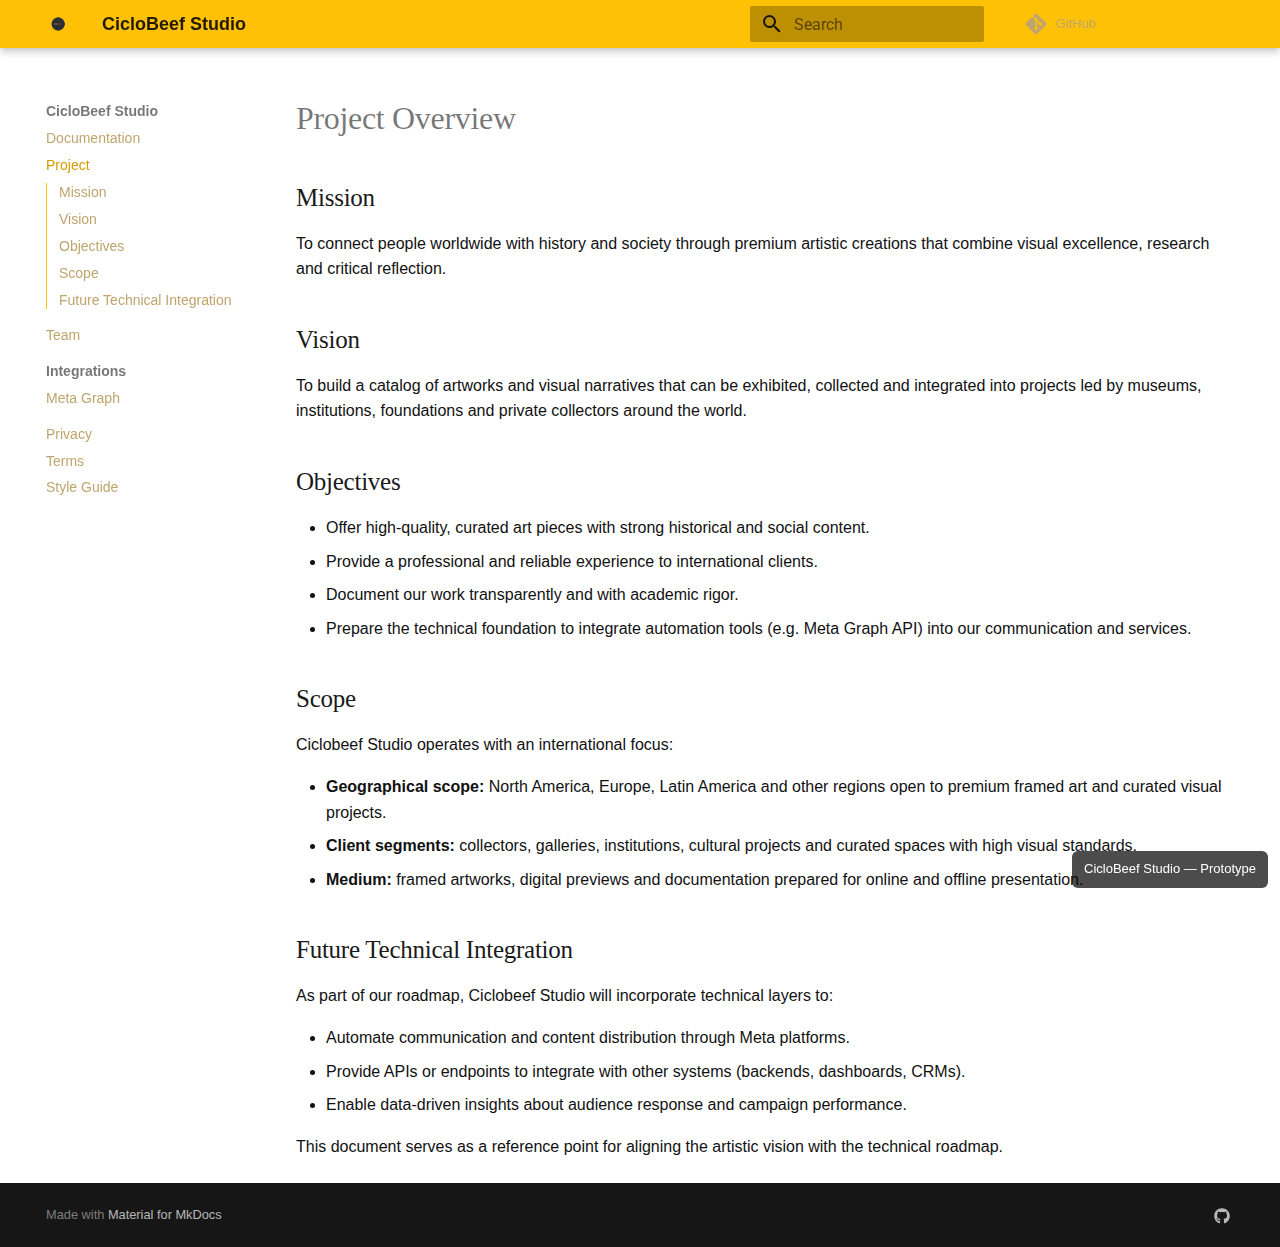
<file: project/index.html>
<!doctype html>
<html lang="en" class="no-js">
  <head>
    
      <meta charset="utf-8">
      <meta name="viewport" content="width=device-width,initial-scale=1">
      
        <meta name="description" content="Premium art inspired by history, politics and society.">
      
      
        <meta name="author" content="CicloBeef Studio">
      
      
      
        <link rel="prev" href="../docs-home/">
      
      
        <link rel="next" href="../team/">
      
      
      <link rel="icon" href="../assets/images/CicloBeefStudio.png">
      <meta name="generator" content="mkdocs-1.6.1, mkdocs-material-9.6.18">
    
    
      
        <title>Project - CicloBeef Studio</title>
      
    
    
      <link rel="stylesheet" href="../assets/stylesheets/main.7e37652d.min.css">
      
        
        <link rel="stylesheet" href="../assets/stylesheets/palette.06af60db.min.css">
      
      


    
    
      
    
    
      
        
        
        <link rel="preconnect" href="https://fonts.gstatic.com" crossorigin>
        <link rel="stylesheet" href="https://fonts.googleapis.com/css?family=Roboto:300,300i,400,400i,700,700i%7CRoboto+Mono:400,400i,700,700i&display=fallback">
        <style>:root{--md-text-font:"Roboto";--md-code-font:"Roboto Mono"}</style>
      
    
    
      <link rel="stylesheet" href="../assets/css/extra.css">
    
    <script>__md_scope=new URL("..",location),__md_hash=e=>[...e].reduce(((e,_)=>(e<<5)-e+_.charCodeAt(0)),0),__md_get=(e,_=localStorage,t=__md_scope)=>JSON.parse(_.getItem(t.pathname+"."+e)),__md_set=(e,_,t=localStorage,a=__md_scope)=>{try{t.setItem(a.pathname+"."+e,JSON.stringify(_))}catch(e){}}</script>
    
      

    
    
    
  </head>
  
  
    
    
    
    
    
    <body dir="ltr" data-md-color-scheme="default" data-md-color-primary="amber" data-md-color-accent="gray">
  
    
    <input class="md-toggle" data-md-toggle="drawer" type="checkbox" id="__drawer" autocomplete="off">
    <input class="md-toggle" data-md-toggle="search" type="checkbox" id="__search" autocomplete="off">
    <label class="md-overlay" for="__drawer"></label>
    <div data-md-component="skip">
      
        
        <a href="#project-overview" class="md-skip">
          Skip to content
        </a>
      
    </div>
    <div data-md-component="announce">
      
    </div>
    
    
      

  

<header class="md-header md-header--shadow" data-md-component="header">
  <nav class="md-header__inner md-grid" aria-label="Header">
    <a href=".." title="CicloBeef Studio" class="md-header__button md-logo" aria-label="CicloBeef Studio" data-md-component="logo">
      
  <img src="../assets/images/CicloBeefStudio.png" alt="logo">

    </a>
    <label class="md-header__button md-icon" for="__drawer">
      
      <svg xmlns="http://www.w3.org/2000/svg" viewBox="0 0 24 24"><path d="M3 6h18v2H3zm0 5h18v2H3zm0 5h18v2H3z"/></svg>
    </label>
    <div class="md-header__title" data-md-component="header-title">
      <div class="md-header__ellipsis">
        <div class="md-header__topic">
          <span class="md-ellipsis">
            CicloBeef Studio
          </span>
        </div>
        <div class="md-header__topic" data-md-component="header-topic">
          <span class="md-ellipsis">
            
              Project
            
          </span>
        </div>
      </div>
    </div>
    
      
    
    
    
    
      
      
        <label class="md-header__button md-icon" for="__search">
          
          <svg xmlns="http://www.w3.org/2000/svg" viewBox="0 0 24 24"><path d="M9.5 3A6.5 6.5 0 0 1 16 9.5c0 1.61-.59 3.09-1.56 4.23l.27.27h.79l5 5-1.5 1.5-5-5v-.79l-.27-.27A6.52 6.52 0 0 1 9.5 16 6.5 6.5 0 0 1 3 9.5 6.5 6.5 0 0 1 9.5 3m0 2C7 5 5 7 5 9.5S7 14 9.5 14 14 12 14 9.5 12 5 9.5 5"/></svg>
        </label>
        <div class="md-search" data-md-component="search" role="dialog">
  <label class="md-search__overlay" for="__search"></label>
  <div class="md-search__inner" role="search">
    <form class="md-search__form" name="search">
      <input type="text" class="md-search__input" name="query" aria-label="Search" placeholder="Search" autocapitalize="off" autocorrect="off" autocomplete="off" spellcheck="false" data-md-component="search-query" required>
      <label class="md-search__icon md-icon" for="__search">
        
        <svg xmlns="http://www.w3.org/2000/svg" viewBox="0 0 24 24"><path d="M9.5 3A6.5 6.5 0 0 1 16 9.5c0 1.61-.59 3.09-1.56 4.23l.27.27h.79l5 5-1.5 1.5-5-5v-.79l-.27-.27A6.52 6.52 0 0 1 9.5 16 6.5 6.5 0 0 1 3 9.5 6.5 6.5 0 0 1 9.5 3m0 2C7 5 5 7 5 9.5S7 14 9.5 14 14 12 14 9.5 12 5 9.5 5"/></svg>
        
        <svg xmlns="http://www.w3.org/2000/svg" viewBox="0 0 24 24"><path d="M20 11v2H8l5.5 5.5-1.42 1.42L4.16 12l7.92-7.92L13.5 5.5 8 11z"/></svg>
      </label>
      <nav class="md-search__options" aria-label="Search">
        
        <button type="reset" class="md-search__icon md-icon" title="Clear" aria-label="Clear" tabindex="-1">
          
          <svg xmlns="http://www.w3.org/2000/svg" viewBox="0 0 24 24"><path d="M19 6.41 17.59 5 12 10.59 6.41 5 5 6.41 10.59 12 5 17.59 6.41 19 12 13.41 17.59 19 19 17.59 13.41 12z"/></svg>
        </button>
      </nav>
      
    </form>
    <div class="md-search__output">
      <div class="md-search__scrollwrap" tabindex="0" data-md-scrollfix>
        <div class="md-search-result" data-md-component="search-result">
          <div class="md-search-result__meta">
            Initializing search
          </div>
          <ol class="md-search-result__list" role="presentation"></ol>
        </div>
      </div>
    </div>
  </div>
</div>
      
    
    
      <div class="md-header__source">
        <a href="https://github.com/AlvaroHuenuqueoArias/ciclobeefstudio-page" title="Go to repository" class="md-source" data-md-component="source">
  <div class="md-source__icon md-icon">
    
    <svg xmlns="http://www.w3.org/2000/svg" viewBox="0 0 448 512"><!--! Font Awesome Free 7.0.0 by @fontawesome - https://fontawesome.com License - https://fontawesome.com/license/free (Icons: CC BY 4.0, Fonts: SIL OFL 1.1, Code: MIT License) Copyright 2025 Fonticons, Inc.--><path fill="currentColor" d="M439.6 236.1 244 40.5c-5.4-5.5-12.8-8.5-20.4-8.5s-15 3-20.4 8.4L162.5 81l51.5 51.5c27.1-9.1 52.7 16.8 43.4 43.7l49.7 49.7c34.2-11.8 61.2 31 35.5 56.7-26.5 26.5-70.2-2.9-56-37.3L240.3 199v121.9c25.3 12.5 22.3 41.8 9.1 55-6.4 6.4-15.2 10.1-24.3 10.1s-17.8-3.6-24.3-10.1c-17.6-17.6-11.1-46.9 11.2-56v-123c-20.8-8.5-24.6-30.7-18.6-45L142.6 101 8.5 235.1C3 240.6 0 247.9 0 255.5s3 15 8.5 20.4l195.6 195.7c5.4 5.4 12.7 8.4 20.4 8.4s15-3 20.4-8.4l194.7-194.7c5.4-5.4 8.4-12.8 8.4-20.4s-3-15-8.4-20.4"/></svg>
  </div>
  <div class="md-source__repository">
    GitHub
  </div>
</a>
      </div>
    
  </nav>
  
</header>
    
    <div class="md-container" data-md-component="container">
      
      
        
          
        
      
      <main class="md-main" data-md-component="main">
        <div class="md-main__inner md-grid">
          
            
              
              <div class="md-sidebar md-sidebar--primary" data-md-component="sidebar" data-md-type="navigation" >
                <div class="md-sidebar__scrollwrap">
                  <div class="md-sidebar__inner">
                    



  

<nav class="md-nav md-nav--primary md-nav--integrated" aria-label="Navigation" data-md-level="0">
  <label class="md-nav__title" for="__drawer">
    <a href=".." title="CicloBeef Studio" class="md-nav__button md-logo" aria-label="CicloBeef Studio" data-md-component="logo">
      
  <img src="../assets/images/CicloBeefStudio.png" alt="logo">

    </a>
    CicloBeef Studio
  </label>
  
    <div class="md-nav__source">
      <a href="https://github.com/AlvaroHuenuqueoArias/ciclobeefstudio-page" title="Go to repository" class="md-source" data-md-component="source">
  <div class="md-source__icon md-icon">
    
    <svg xmlns="http://www.w3.org/2000/svg" viewBox="0 0 448 512"><!--! Font Awesome Free 7.0.0 by @fontawesome - https://fontawesome.com License - https://fontawesome.com/license/free (Icons: CC BY 4.0, Fonts: SIL OFL 1.1, Code: MIT License) Copyright 2025 Fonticons, Inc.--><path fill="currentColor" d="M439.6 236.1 244 40.5c-5.4-5.5-12.8-8.5-20.4-8.5s-15 3-20.4 8.4L162.5 81l51.5 51.5c27.1-9.1 52.7 16.8 43.4 43.7l49.7 49.7c34.2-11.8 61.2 31 35.5 56.7-26.5 26.5-70.2-2.9-56-37.3L240.3 199v121.9c25.3 12.5 22.3 41.8 9.1 55-6.4 6.4-15.2 10.1-24.3 10.1s-17.8-3.6-24.3-10.1c-17.6-17.6-11.1-46.9 11.2-56v-123c-20.8-8.5-24.6-30.7-18.6-45L142.6 101 8.5 235.1C3 240.6 0 247.9 0 255.5s3 15 8.5 20.4l195.6 195.7c5.4 5.4 12.7 8.4 20.4 8.4s15-3 20.4-8.4l194.7-194.7c5.4-5.4 8.4-12.8 8.4-20.4s-3-15-8.4-20.4"/></svg>
  </div>
  <div class="md-source__repository">
    GitHub
  </div>
</a>
    </div>
  
  <ul class="md-nav__list" data-md-scrollfix>
    
      
      
  
  
  
  
    <li class="md-nav__item">
      <a href="../docs-home/" class="md-nav__link">
        
  
  
  <span class="md-ellipsis">
    Documentation
    
  </span>
  

      </a>
    </li>
  

    
      
      
  
  
    
  
  
  
    <li class="md-nav__item md-nav__item--active">
      
      <input class="md-nav__toggle md-toggle" type="checkbox" id="__toc">
      
      
        
      
      
        <label class="md-nav__link md-nav__link--active" for="__toc">
          
  
  
  <span class="md-ellipsis">
    Project
    
  </span>
  

          <span class="md-nav__icon md-icon"></span>
        </label>
      
      <a href="./" class="md-nav__link md-nav__link--active">
        
  
  
  <span class="md-ellipsis">
    Project
    
  </span>
  

      </a>
      
        

<nav class="md-nav md-nav--secondary" aria-label="Table of contents">
  
  
  
    
  
  
    <label class="md-nav__title" for="__toc">
      <span class="md-nav__icon md-icon"></span>
      Table of contents
    </label>
    <ul class="md-nav__list" data-md-component="toc" data-md-scrollfix>
      
        <li class="md-nav__item">
  <a href="#mission" class="md-nav__link">
    <span class="md-ellipsis">
      Mission
    </span>
  </a>
  
</li>
      
        <li class="md-nav__item">
  <a href="#vision" class="md-nav__link">
    <span class="md-ellipsis">
      Vision
    </span>
  </a>
  
</li>
      
        <li class="md-nav__item">
  <a href="#objectives" class="md-nav__link">
    <span class="md-ellipsis">
      Objectives
    </span>
  </a>
  
</li>
      
        <li class="md-nav__item">
  <a href="#scope" class="md-nav__link">
    <span class="md-ellipsis">
      Scope
    </span>
  </a>
  
</li>
      
        <li class="md-nav__item">
  <a href="#future-technical-integration" class="md-nav__link">
    <span class="md-ellipsis">
      Future Technical Integration
    </span>
  </a>
  
</li>
      
    </ul>
  
</nav>
      
    </li>
  

    
      
      
  
  
  
  
    <li class="md-nav__item">
      <a href="../team/" class="md-nav__link">
        
  
  
  <span class="md-ellipsis">
    Team
    
  </span>
  

      </a>
    </li>
  

    
      
      
  
  
  
  
    
    
    
    
      
        
        
      
    
    
    <li class="md-nav__item md-nav__item--section md-nav__item--nested">
      
        
        
        <input class="md-nav__toggle md-toggle " type="checkbox" id="__nav_4" >
        
          
          <label class="md-nav__link" for="__nav_4" id="__nav_4_label" tabindex="">
            
  
  
  <span class="md-ellipsis">
    Integrations
    
  </span>
  

            <span class="md-nav__icon md-icon"></span>
          </label>
        
        <nav class="md-nav" data-md-level="1" aria-labelledby="__nav_4_label" aria-expanded="false">
          <label class="md-nav__title" for="__nav_4">
            <span class="md-nav__icon md-icon"></span>
            Integrations
          </label>
          <ul class="md-nav__list" data-md-scrollfix>
            
              
                
  
  
  
  
    <li class="md-nav__item">
      <a href="../integrations/meta-graph/" class="md-nav__link">
        
  
  
  <span class="md-ellipsis">
    Meta Graph
    
  </span>
  

      </a>
    </li>
  

              
            
          </ul>
        </nav>
      
    </li>
  

    
      
      
  
  
  
  
    <li class="md-nav__item">
      <a href="../privacy/" class="md-nav__link">
        
  
  
  <span class="md-ellipsis">
    Privacy
    
  </span>
  

      </a>
    </li>
  

    
      
      
  
  
  
  
    <li class="md-nav__item">
      <a href="../terms/" class="md-nav__link">
        
  
  
  <span class="md-ellipsis">
    Terms
    
  </span>
  

      </a>
    </li>
  

    
      
      
  
  
  
  
    <li class="md-nav__item">
      <a href="../style-guide/" class="md-nav__link">
        
  
  
  <span class="md-ellipsis">
    Style Guide
    
  </span>
  

      </a>
    </li>
  

    
  </ul>
</nav>
                  </div>
                </div>
              </div>
            
            
          
          
            <div class="md-content" data-md-component="content">
              <article class="md-content__inner md-typeset">
                
                  


  
  


<h1 id="project-overview">Project Overview<a class="headerlink" href="#project-overview" title="Permanent link">&para;</a></h1>
<h2 id="mission">Mission<a class="headerlink" href="#mission" title="Permanent link">&para;</a></h2>
<p>To connect people worldwide with history and society through premium artistic creations that combine visual excellence, research and critical reflection.</p>
<h2 id="vision">Vision<a class="headerlink" href="#vision" title="Permanent link">&para;</a></h2>
<p>To build a catalog of artworks and visual narratives that can be exhibited, collected and integrated into projects led by museums, institutions, foundations and private collectors around the world.</p>
<h2 id="objectives">Objectives<a class="headerlink" href="#objectives" title="Permanent link">&para;</a></h2>
<ul>
<li>Offer high-quality, curated art pieces with strong historical and social content.  </li>
<li>Provide a professional and reliable experience to international clients.  </li>
<li>Document our work transparently and with academic rigor.  </li>
<li>Prepare the technical foundation to integrate automation tools (e.g. Meta Graph API) into our communication and services.</li>
</ul>
<h2 id="scope">Scope<a class="headerlink" href="#scope" title="Permanent link">&para;</a></h2>
<p>Ciclobeef Studio operates with an international focus:</p>
<ul>
<li><strong>Geographical scope:</strong> North America, Europe, Latin America and other regions open to premium framed art and curated visual projects.  </li>
<li><strong>Client segments:</strong> collectors, galleries, institutions, cultural projects and curated spaces with high visual standards.  </li>
<li><strong>Medium:</strong> framed artworks, digital previews and documentation prepared for online and offline presentation.</li>
</ul>
<h2 id="future-technical-integration">Future Technical Integration<a class="headerlink" href="#future-technical-integration" title="Permanent link">&para;</a></h2>
<p>As part of our roadmap, Ciclobeef Studio will incorporate technical layers to:</p>
<ul>
<li>Automate communication and content distribution through Meta platforms.  </li>
<li>Provide APIs or endpoints to integrate with other systems (backends, dashboards, CRMs).  </li>
<li>Enable data-driven insights about audience response and campaign performance.</li>
</ul>
<p>This document serves as a reference point for aligning the artistic vision with the technical roadmap.</p>












                
              </article>
            </div>
          
          
<script>var target=document.getElementById(location.hash.slice(1));target&&target.name&&(target.checked=target.name.startsWith("__tabbed_"))</script>
        </div>
        
      </main>
      
        <footer class="md-footer">
  
  <div class="md-footer-meta md-typeset">
    <div class="md-footer-meta__inner md-grid">
      <div class="md-copyright">
  
  
    Made with
    <a href="https://squidfunk.github.io/mkdocs-material/" target="_blank" rel="noopener">
      Material for MkDocs
    </a>
  
</div>
      
        
<div class="md-social">
  
    
    
    
    
      
      
    
    <a href="https://github.com/AlvaroHuenuqueoArias/ciclobeefstudio-page" target="_blank" rel="noopener" title="github.com" class="md-social__link">
      <svg xmlns="http://www.w3.org/2000/svg" viewBox="0 0 512 512"><!--! Font Awesome Free 7.0.0 by @fontawesome - https://fontawesome.com License - https://fontawesome.com/license/free (Icons: CC BY 4.0, Fonts: SIL OFL 1.1, Code: MIT License) Copyright 2025 Fonticons, Inc.--><path fill="currentColor" d="M173.9 397.4c0 2-2.3 3.6-5.2 3.6-3.3.3-5.6-1.3-5.6-3.6 0-2 2.3-3.6 5.2-3.6 3-.3 5.6 1.3 5.6 3.6m-31.1-4.5c-.7 2 1.3 4.3 4.3 4.9 2.6 1 5.6 0 6.2-2s-1.3-4.3-4.3-5.2c-2.6-.7-5.5.3-6.2 2.3m44.2-1.7c-2.9.7-4.9 2.6-4.6 4.9.3 2 2.9 3.3 5.9 2.6 2.9-.7 4.9-2.6 4.6-4.6-.3-1.9-3-3.2-5.9-2.9M252.8 8C114.1 8 8 113.3 8 252c0 110.9 69.8 205.8 169.5 239.2 12.8 2.3 17.3-5.6 17.3-12.1 0-6.2-.3-40.4-.3-61.4 0 0-70 15-84.7-29.8 0 0-11.4-29.1-27.8-36.6 0 0-22.9-15.7 1.6-15.4 0 0 24.9 2 38.6 25.8 21.9 38.6 58.6 27.5 72.9 20.9 2.3-16 8.8-27.1 16-33.7-55.9-6.2-112.3-14.3-112.3-110.5 0-27.5 7.6-41.3 23.6-58.9-2.6-6.5-11.1-33.3 2.6-67.9 20.9-6.5 69 27 69 27 20-5.6 41.5-8.5 62.8-8.5s42.8 2.9 62.8 8.5c0 0 48.1-33.6 69-27 13.7 34.7 5.2 61.4 2.6 67.9 16 17.7 25.8 31.5 25.8 58.9 0 96.5-58.9 104.2-114.8 110.5 9.2 7.9 17 22.9 17 46.4 0 33.7-.3 75.4-.3 83.6 0 6.5 4.6 14.4 17.3 12.1C436.2 457.8 504 362.9 504 252 504 113.3 391.5 8 252.8 8M105.2 352.9c-1.3 1-1 3.3.7 5.2 1.6 1.6 3.9 2.3 5.2 1 1.3-1 1-3.3-.7-5.2-1.6-1.6-3.9-2.3-5.2-1m-10.8-8.1c-.7 1.3.3 2.9 2.3 3.9 1.6 1 3.6.7 4.3-.7.7-1.3-.3-2.9-2.3-3.9-2-.6-3.6-.3-4.3.7m32.4 35.6c-1.6 1.3-1 4.3 1.3 6.2 2.3 2.3 5.2 2.6 6.5 1 1.3-1.3.7-4.3-1.3-6.2-2.2-2.3-5.2-2.6-6.5-1m-11.4-14.7c-1.6 1-1.6 3.6 0 5.9s4.3 3.3 5.6 2.3c1.6-1.3 1.6-3.9 0-6.2-1.4-2.3-4-3.3-5.6-2"/></svg>
    </a>
  
</div>
      
    </div>
  </div>
</footer>
      
    </div>
    <div class="md-dialog" data-md-component="dialog">
      <div class="md-dialog__inner md-typeset"></div>
    </div>
    
    
    
      
      <script id="__config" type="application/json">{"base": "..", "features": ["navigation.sections", "navigation.instant", "toc.integrate", "content.code.copy"], "search": "../assets/javascripts/workers/search.973d3a69.min.js", "tags": null, "translations": {"clipboard.copied": "Copied to clipboard", "clipboard.copy": "Copy to clipboard", "search.result.more.one": "1 more on this page", "search.result.more.other": "# more on this page", "search.result.none": "No matching documents", "search.result.one": "1 matching document", "search.result.other": "# matching documents", "search.result.placeholder": "Type to start searching", "search.result.term.missing": "Missing", "select.version": "Select version"}, "version": null}</script>
    
    
      <script src="../assets/javascripts/bundle.92b07e13.min.js"></script>
      
        <script src="../assets/js/custom.js"></script>
      
    
  </body>
</html>
</file>
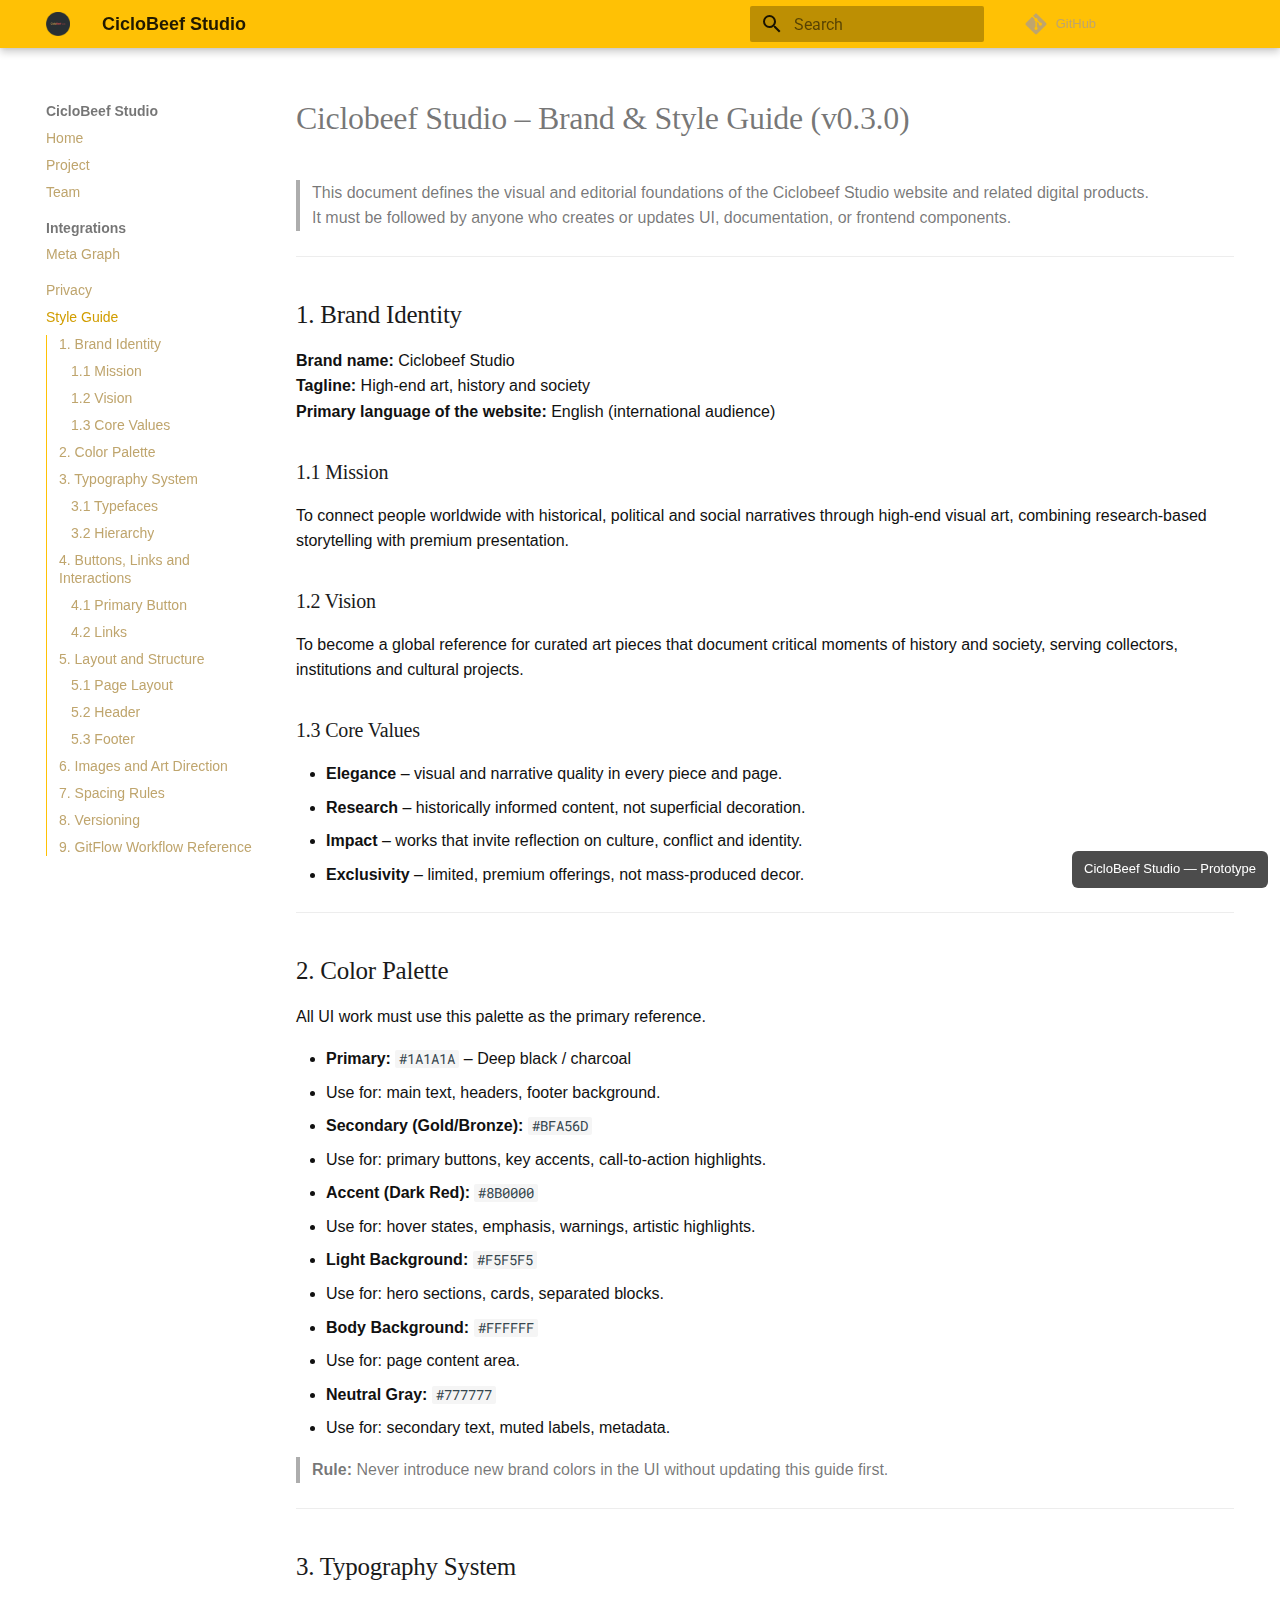
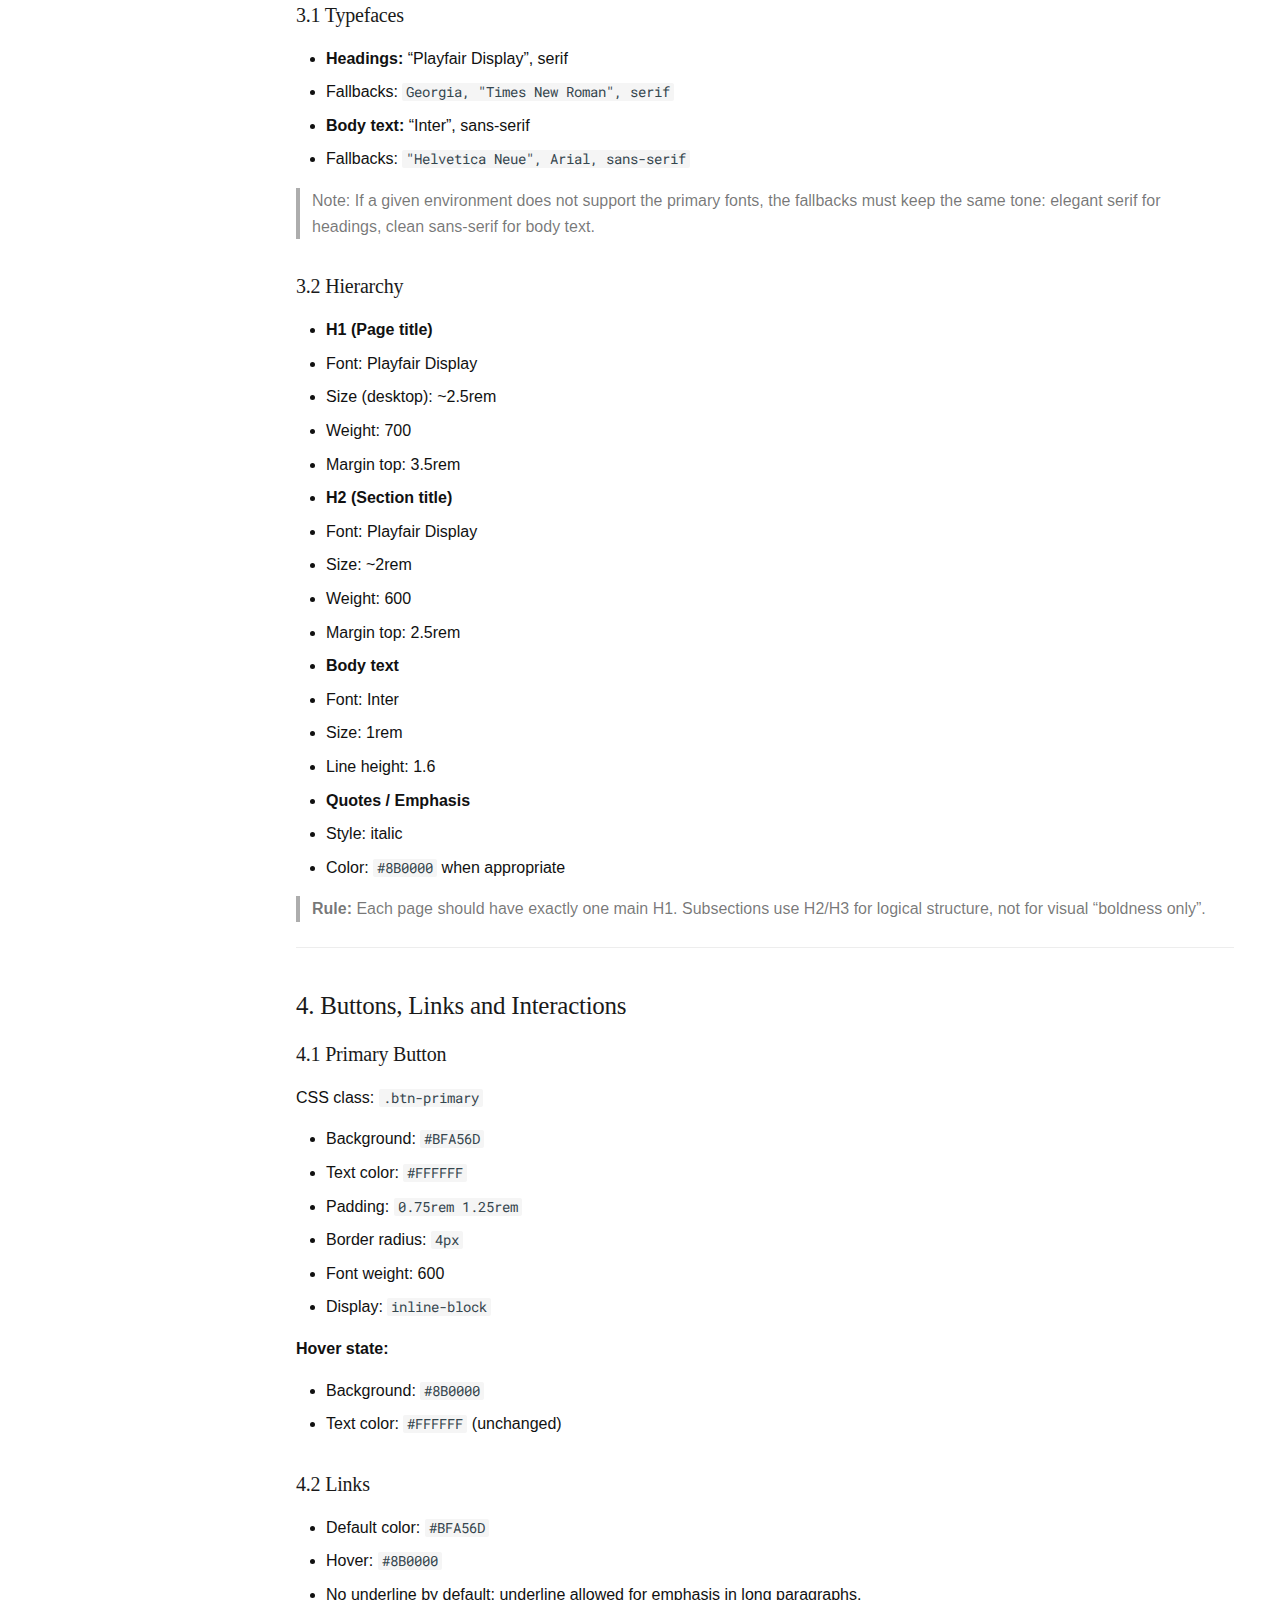
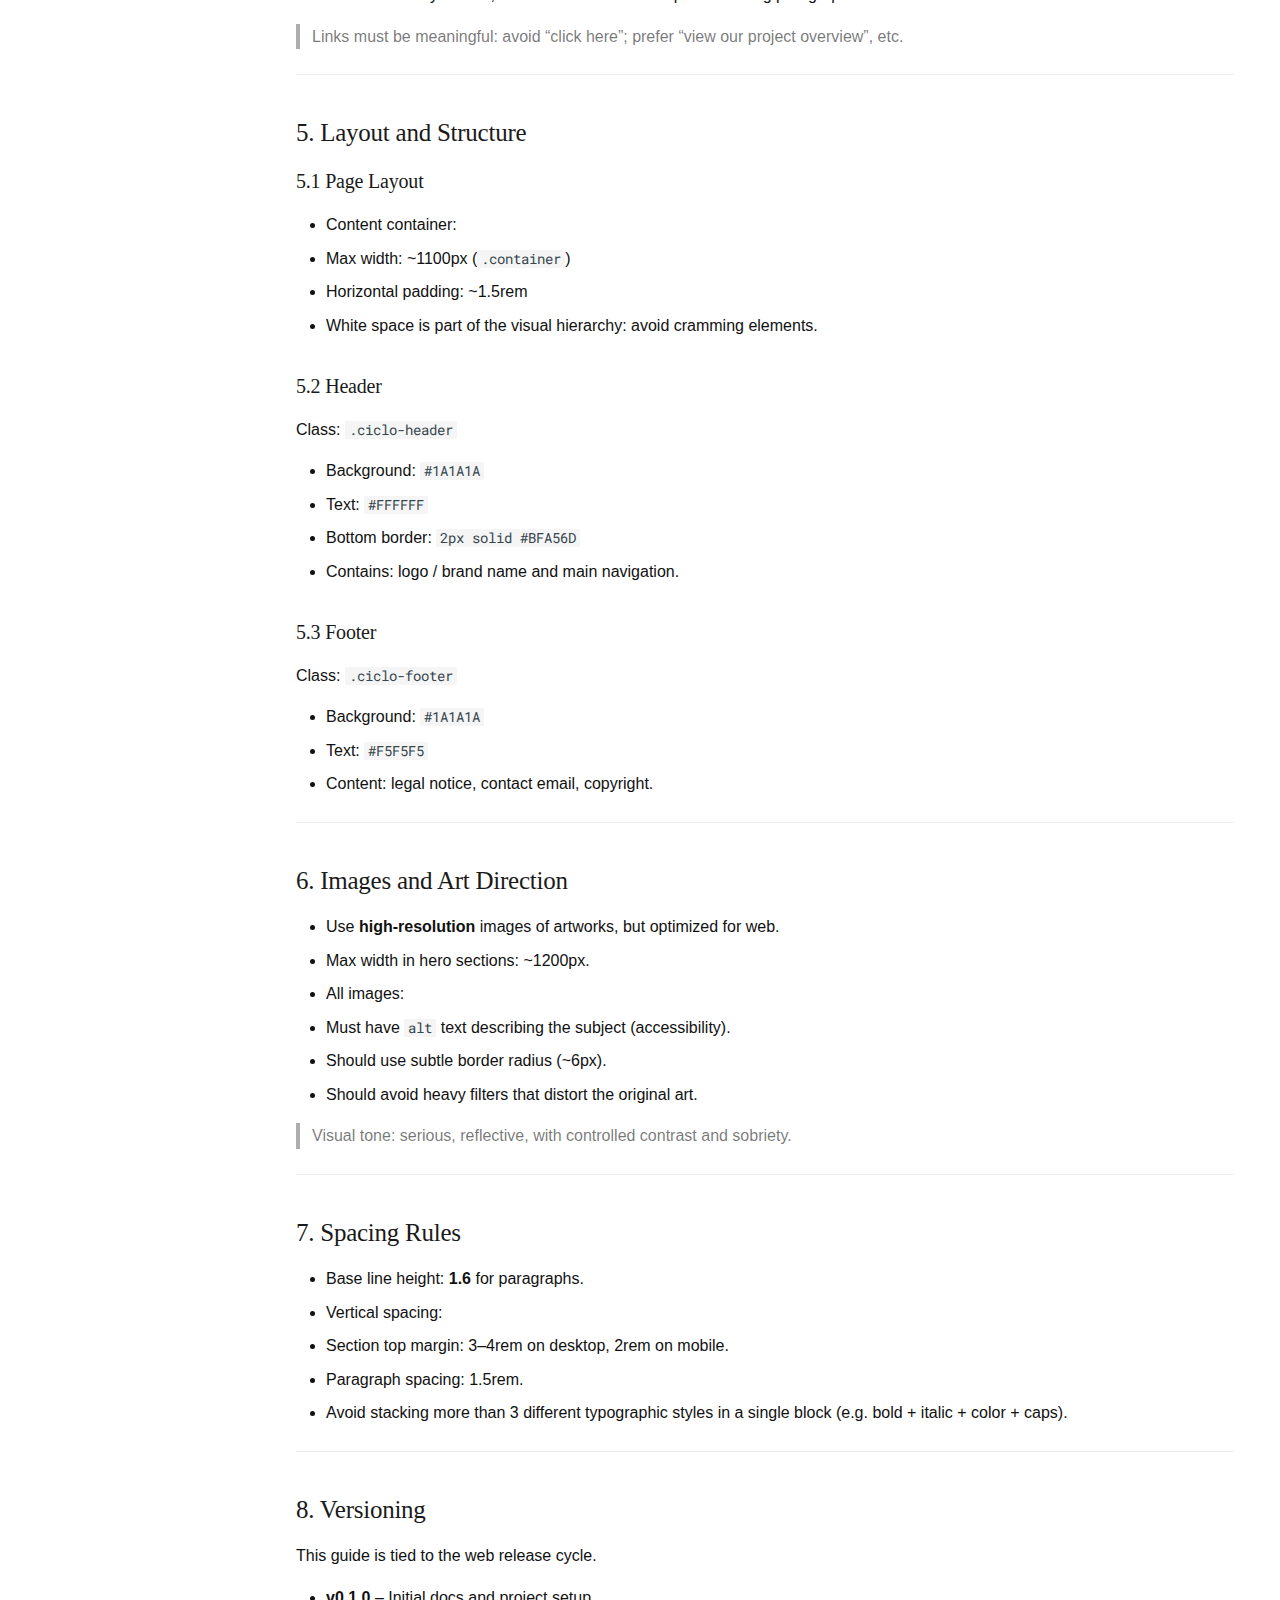
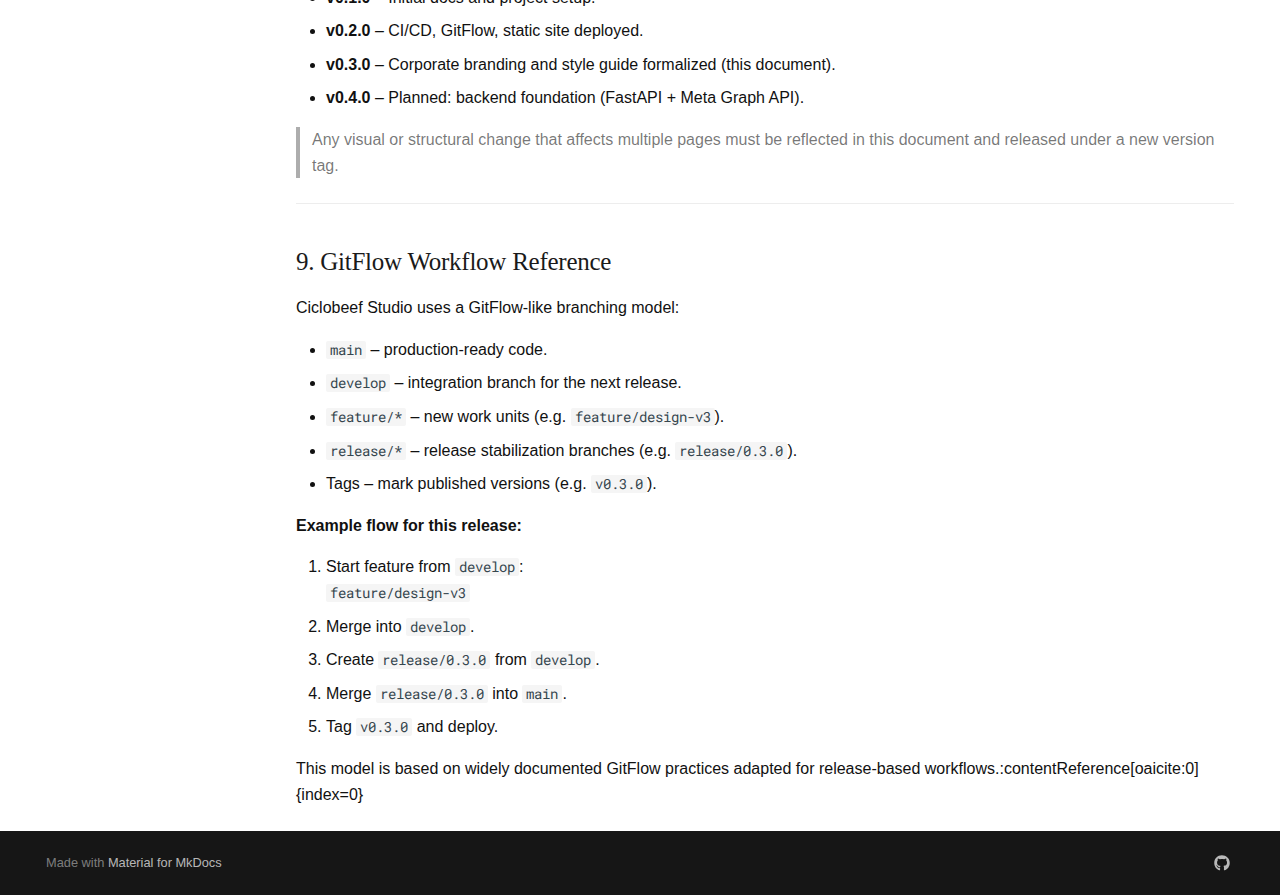
<file: style-guide/index.html>
<!doctype html>
<html lang="en" class="no-js">
  <head>
    
      <meta charset="utf-8">
      <meta name="viewport" content="width=device-width,initial-scale=1">
      
        <meta name="description" content="Premium art inspired by history, politics and society.">
      
      
        <meta name="author" content="CicloBeef Studio">
      
      
      
        <link rel="prev" href="../privacy/">
      
      
      
      <link rel="icon" href="../assets/images/CiclobeefStudio2.png">
      <meta name="generator" content="mkdocs-1.6.1, mkdocs-material-9.6.18">
    
    
      
        <title>Style Guide - CicloBeef Studio</title>
      
    
    
      <link rel="stylesheet" href="../assets/stylesheets/main.7e37652d.min.css">
      
        
        <link rel="stylesheet" href="../assets/stylesheets/palette.06af60db.min.css">
      
      


    
    
      
    
    
      
        
        
        <link rel="preconnect" href="https://fonts.gstatic.com" crossorigin>
        <link rel="stylesheet" href="https://fonts.googleapis.com/css?family=Roboto:300,300i,400,400i,700,700i%7CRoboto+Mono:400,400i,700,700i&display=fallback">
        <style>:root{--md-text-font:"Roboto";--md-code-font:"Roboto Mono"}</style>
      
    
    
      <link rel="stylesheet" href="../assets/css/extra.css">
    
    <script>__md_scope=new URL("..",location),__md_hash=e=>[...e].reduce(((e,_)=>(e<<5)-e+_.charCodeAt(0)),0),__md_get=(e,_=localStorage,t=__md_scope)=>JSON.parse(_.getItem(t.pathname+"."+e)),__md_set=(e,_,t=localStorage,a=__md_scope)=>{try{t.setItem(a.pathname+"."+e,JSON.stringify(_))}catch(e){}}</script>
    
      

    
    
    
  </head>
  
  
    
    
    
    
    
    <body dir="ltr" data-md-color-scheme="default" data-md-color-primary="amber" data-md-color-accent="gray">
  
    
    <input class="md-toggle" data-md-toggle="drawer" type="checkbox" id="__drawer" autocomplete="off">
    <input class="md-toggle" data-md-toggle="search" type="checkbox" id="__search" autocomplete="off">
    <label class="md-overlay" for="__drawer"></label>
    <div data-md-component="skip">
      
        
        <a href="#ciclobeef-studio-brand-style-guide-v030" class="md-skip">
          Skip to content
        </a>
      
    </div>
    <div data-md-component="announce">
      
    </div>
    
    
      

  

<header class="md-header md-header--shadow" data-md-component="header">
  <nav class="md-header__inner md-grid" aria-label="Header">
    <a href=".." title="CicloBeef Studio" class="md-header__button md-logo" aria-label="CicloBeef Studio" data-md-component="logo">
      
  <img src="../assets/images/CiclobeefStudio2.png" alt="logo">

    </a>
    <label class="md-header__button md-icon" for="__drawer">
      
      <svg xmlns="http://www.w3.org/2000/svg" viewBox="0 0 24 24"><path d="M3 6h18v2H3zm0 5h18v2H3zm0 5h18v2H3z"/></svg>
    </label>
    <div class="md-header__title" data-md-component="header-title">
      <div class="md-header__ellipsis">
        <div class="md-header__topic">
          <span class="md-ellipsis">
            CicloBeef Studio
          </span>
        </div>
        <div class="md-header__topic" data-md-component="header-topic">
          <span class="md-ellipsis">
            
              Style Guide
            
          </span>
        </div>
      </div>
    </div>
    
      
    
    
    
    
      
      
        <label class="md-header__button md-icon" for="__search">
          
          <svg xmlns="http://www.w3.org/2000/svg" viewBox="0 0 24 24"><path d="M9.5 3A6.5 6.5 0 0 1 16 9.5c0 1.61-.59 3.09-1.56 4.23l.27.27h.79l5 5-1.5 1.5-5-5v-.79l-.27-.27A6.52 6.52 0 0 1 9.5 16 6.5 6.5 0 0 1 3 9.5 6.5 6.5 0 0 1 9.5 3m0 2C7 5 5 7 5 9.5S7 14 9.5 14 14 12 14 9.5 12 5 9.5 5"/></svg>
        </label>
        <div class="md-search" data-md-component="search" role="dialog">
  <label class="md-search__overlay" for="__search"></label>
  <div class="md-search__inner" role="search">
    <form class="md-search__form" name="search">
      <input type="text" class="md-search__input" name="query" aria-label="Search" placeholder="Search" autocapitalize="off" autocorrect="off" autocomplete="off" spellcheck="false" data-md-component="search-query" required>
      <label class="md-search__icon md-icon" for="__search">
        
        <svg xmlns="http://www.w3.org/2000/svg" viewBox="0 0 24 24"><path d="M9.5 3A6.5 6.5 0 0 1 16 9.5c0 1.61-.59 3.09-1.56 4.23l.27.27h.79l5 5-1.5 1.5-5-5v-.79l-.27-.27A6.52 6.52 0 0 1 9.5 16 6.5 6.5 0 0 1 3 9.5 6.5 6.5 0 0 1 9.5 3m0 2C7 5 5 7 5 9.5S7 14 9.5 14 14 12 14 9.5 12 5 9.5 5"/></svg>
        
        <svg xmlns="http://www.w3.org/2000/svg" viewBox="0 0 24 24"><path d="M20 11v2H8l5.5 5.5-1.42 1.42L4.16 12l7.92-7.92L13.5 5.5 8 11z"/></svg>
      </label>
      <nav class="md-search__options" aria-label="Search">
        
        <button type="reset" class="md-search__icon md-icon" title="Clear" aria-label="Clear" tabindex="-1">
          
          <svg xmlns="http://www.w3.org/2000/svg" viewBox="0 0 24 24"><path d="M19 6.41 17.59 5 12 10.59 6.41 5 5 6.41 10.59 12 5 17.59 6.41 19 12 13.41 17.59 19 19 17.59 13.41 12z"/></svg>
        </button>
      </nav>
      
    </form>
    <div class="md-search__output">
      <div class="md-search__scrollwrap" tabindex="0" data-md-scrollfix>
        <div class="md-search-result" data-md-component="search-result">
          <div class="md-search-result__meta">
            Initializing search
          </div>
          <ol class="md-search-result__list" role="presentation"></ol>
        </div>
      </div>
    </div>
  </div>
</div>
      
    
    
      <div class="md-header__source">
        <a href="https://github.com/AlvaroHuenuqueoArias/ciclobeefstudio-page" title="Go to repository" class="md-source" data-md-component="source">
  <div class="md-source__icon md-icon">
    
    <svg xmlns="http://www.w3.org/2000/svg" viewBox="0 0 448 512"><!--! Font Awesome Free 7.0.0 by @fontawesome - https://fontawesome.com License - https://fontawesome.com/license/free (Icons: CC BY 4.0, Fonts: SIL OFL 1.1, Code: MIT License) Copyright 2025 Fonticons, Inc.--><path fill="currentColor" d="M439.6 236.1 244 40.5c-5.4-5.5-12.8-8.5-20.4-8.5s-15 3-20.4 8.4L162.5 81l51.5 51.5c27.1-9.1 52.7 16.8 43.4 43.7l49.7 49.7c34.2-11.8 61.2 31 35.5 56.7-26.5 26.5-70.2-2.9-56-37.3L240.3 199v121.9c25.3 12.5 22.3 41.8 9.1 55-6.4 6.4-15.2 10.1-24.3 10.1s-17.8-3.6-24.3-10.1c-17.6-17.6-11.1-46.9 11.2-56v-123c-20.8-8.5-24.6-30.7-18.6-45L142.6 101 8.5 235.1C3 240.6 0 247.9 0 255.5s3 15 8.5 20.4l195.6 195.7c5.4 5.4 12.7 8.4 20.4 8.4s15-3 20.4-8.4l194.7-194.7c5.4-5.4 8.4-12.8 8.4-20.4s-3-15-8.4-20.4"/></svg>
  </div>
  <div class="md-source__repository">
    GitHub
  </div>
</a>
      </div>
    
  </nav>
  
</header>
    
    <div class="md-container" data-md-component="container">
      
      
        
          
        
      
      <main class="md-main" data-md-component="main">
        <div class="md-main__inner md-grid">
          
            
              
              <div class="md-sidebar md-sidebar--primary" data-md-component="sidebar" data-md-type="navigation" >
                <div class="md-sidebar__scrollwrap">
                  <div class="md-sidebar__inner">
                    



  

<nav class="md-nav md-nav--primary md-nav--integrated" aria-label="Navigation" data-md-level="0">
  <label class="md-nav__title" for="__drawer">
    <a href=".." title="CicloBeef Studio" class="md-nav__button md-logo" aria-label="CicloBeef Studio" data-md-component="logo">
      
  <img src="../assets/images/CiclobeefStudio2.png" alt="logo">

    </a>
    CicloBeef Studio
  </label>
  
    <div class="md-nav__source">
      <a href="https://github.com/AlvaroHuenuqueoArias/ciclobeefstudio-page" title="Go to repository" class="md-source" data-md-component="source">
  <div class="md-source__icon md-icon">
    
    <svg xmlns="http://www.w3.org/2000/svg" viewBox="0 0 448 512"><!--! Font Awesome Free 7.0.0 by @fontawesome - https://fontawesome.com License - https://fontawesome.com/license/free (Icons: CC BY 4.0, Fonts: SIL OFL 1.1, Code: MIT License) Copyright 2025 Fonticons, Inc.--><path fill="currentColor" d="M439.6 236.1 244 40.5c-5.4-5.5-12.8-8.5-20.4-8.5s-15 3-20.4 8.4L162.5 81l51.5 51.5c27.1-9.1 52.7 16.8 43.4 43.7l49.7 49.7c34.2-11.8 61.2 31 35.5 56.7-26.5 26.5-70.2-2.9-56-37.3L240.3 199v121.9c25.3 12.5 22.3 41.8 9.1 55-6.4 6.4-15.2 10.1-24.3 10.1s-17.8-3.6-24.3-10.1c-17.6-17.6-11.1-46.9 11.2-56v-123c-20.8-8.5-24.6-30.7-18.6-45L142.6 101 8.5 235.1C3 240.6 0 247.9 0 255.5s3 15 8.5 20.4l195.6 195.7c5.4 5.4 12.7 8.4 20.4 8.4s15-3 20.4-8.4l194.7-194.7c5.4-5.4 8.4-12.8 8.4-20.4s-3-15-8.4-20.4"/></svg>
  </div>
  <div class="md-source__repository">
    GitHub
  </div>
</a>
    </div>
  
  <ul class="md-nav__list" data-md-scrollfix>
    
      
      
  
  
  
  
    <li class="md-nav__item">
      <a href=".." class="md-nav__link">
        
  
  
  <span class="md-ellipsis">
    Home
    
  </span>
  

      </a>
    </li>
  

    
      
      
  
  
  
  
    <li class="md-nav__item">
      <a href="../project/" class="md-nav__link">
        
  
  
  <span class="md-ellipsis">
    Project
    
  </span>
  

      </a>
    </li>
  

    
      
      
  
  
  
  
    <li class="md-nav__item">
      <a href="../team/" class="md-nav__link">
        
  
  
  <span class="md-ellipsis">
    Team
    
  </span>
  

      </a>
    </li>
  

    
      
      
  
  
  
  
    
    
    
    
      
        
        
      
    
    
    <li class="md-nav__item md-nav__item--section md-nav__item--nested">
      
        
        
        <input class="md-nav__toggle md-toggle " type="checkbox" id="__nav_4" >
        
          
          <label class="md-nav__link" for="__nav_4" id="__nav_4_label" tabindex="">
            
  
  
  <span class="md-ellipsis">
    Integrations
    
  </span>
  

            <span class="md-nav__icon md-icon"></span>
          </label>
        
        <nav class="md-nav" data-md-level="1" aria-labelledby="__nav_4_label" aria-expanded="false">
          <label class="md-nav__title" for="__nav_4">
            <span class="md-nav__icon md-icon"></span>
            Integrations
          </label>
          <ul class="md-nav__list" data-md-scrollfix>
            
              
                
  
  
  
  
    <li class="md-nav__item">
      <a href="../integrations/meta-graph/" class="md-nav__link">
        
  
  
  <span class="md-ellipsis">
    Meta Graph
    
  </span>
  

      </a>
    </li>
  

              
            
          </ul>
        </nav>
      
    </li>
  

    
      
      
  
  
  
  
    <li class="md-nav__item">
      <a href="../privacy/" class="md-nav__link">
        
  
  
  <span class="md-ellipsis">
    Privacy
    
  </span>
  

      </a>
    </li>
  

    
      
      
  
  
    
  
  
  
    <li class="md-nav__item md-nav__item--active">
      
      <input class="md-nav__toggle md-toggle" type="checkbox" id="__toc">
      
      
        
      
      
        <label class="md-nav__link md-nav__link--active" for="__toc">
          
  
  
  <span class="md-ellipsis">
    Style Guide
    
  </span>
  

          <span class="md-nav__icon md-icon"></span>
        </label>
      
      <a href="./" class="md-nav__link md-nav__link--active">
        
  
  
  <span class="md-ellipsis">
    Style Guide
    
  </span>
  

      </a>
      
        

<nav class="md-nav md-nav--secondary" aria-label="Table of contents">
  
  
  
    
  
  
    <label class="md-nav__title" for="__toc">
      <span class="md-nav__icon md-icon"></span>
      Table of contents
    </label>
    <ul class="md-nav__list" data-md-component="toc" data-md-scrollfix>
      
        <li class="md-nav__item">
  <a href="#1-brand-identity" class="md-nav__link">
    <span class="md-ellipsis">
      1. Brand Identity
    </span>
  </a>
  
    <nav class="md-nav" aria-label="1. Brand Identity">
      <ul class="md-nav__list">
        
          <li class="md-nav__item">
  <a href="#11-mission" class="md-nav__link">
    <span class="md-ellipsis">
      1.1 Mission
    </span>
  </a>
  
</li>
        
          <li class="md-nav__item">
  <a href="#12-vision" class="md-nav__link">
    <span class="md-ellipsis">
      1.2 Vision
    </span>
  </a>
  
</li>
        
          <li class="md-nav__item">
  <a href="#13-core-values" class="md-nav__link">
    <span class="md-ellipsis">
      1.3 Core Values
    </span>
  </a>
  
</li>
        
      </ul>
    </nav>
  
</li>
      
        <li class="md-nav__item">
  <a href="#2-color-palette" class="md-nav__link">
    <span class="md-ellipsis">
      2. Color Palette
    </span>
  </a>
  
</li>
      
        <li class="md-nav__item">
  <a href="#3-typography-system" class="md-nav__link">
    <span class="md-ellipsis">
      3. Typography System
    </span>
  </a>
  
    <nav class="md-nav" aria-label="3. Typography System">
      <ul class="md-nav__list">
        
          <li class="md-nav__item">
  <a href="#31-typefaces" class="md-nav__link">
    <span class="md-ellipsis">
      3.1 Typefaces
    </span>
  </a>
  
</li>
        
          <li class="md-nav__item">
  <a href="#32-hierarchy" class="md-nav__link">
    <span class="md-ellipsis">
      3.2 Hierarchy
    </span>
  </a>
  
</li>
        
      </ul>
    </nav>
  
</li>
      
        <li class="md-nav__item">
  <a href="#4-buttons-links-and-interactions" class="md-nav__link">
    <span class="md-ellipsis">
      4. Buttons, Links and Interactions
    </span>
  </a>
  
    <nav class="md-nav" aria-label="4. Buttons, Links and Interactions">
      <ul class="md-nav__list">
        
          <li class="md-nav__item">
  <a href="#41-primary-button" class="md-nav__link">
    <span class="md-ellipsis">
      4.1 Primary Button
    </span>
  </a>
  
</li>
        
          <li class="md-nav__item">
  <a href="#42-links" class="md-nav__link">
    <span class="md-ellipsis">
      4.2 Links
    </span>
  </a>
  
</li>
        
      </ul>
    </nav>
  
</li>
      
        <li class="md-nav__item">
  <a href="#5-layout-and-structure" class="md-nav__link">
    <span class="md-ellipsis">
      5. Layout and Structure
    </span>
  </a>
  
    <nav class="md-nav" aria-label="5. Layout and Structure">
      <ul class="md-nav__list">
        
          <li class="md-nav__item">
  <a href="#51-page-layout" class="md-nav__link">
    <span class="md-ellipsis">
      5.1 Page Layout
    </span>
  </a>
  
</li>
        
          <li class="md-nav__item">
  <a href="#52-header" class="md-nav__link">
    <span class="md-ellipsis">
      5.2 Header
    </span>
  </a>
  
</li>
        
          <li class="md-nav__item">
  <a href="#53-footer" class="md-nav__link">
    <span class="md-ellipsis">
      5.3 Footer
    </span>
  </a>
  
</li>
        
      </ul>
    </nav>
  
</li>
      
        <li class="md-nav__item">
  <a href="#6-images-and-art-direction" class="md-nav__link">
    <span class="md-ellipsis">
      6. Images and Art Direction
    </span>
  </a>
  
</li>
      
        <li class="md-nav__item">
  <a href="#7-spacing-rules" class="md-nav__link">
    <span class="md-ellipsis">
      7. Spacing Rules
    </span>
  </a>
  
</li>
      
        <li class="md-nav__item">
  <a href="#8-versioning" class="md-nav__link">
    <span class="md-ellipsis">
      8. Versioning
    </span>
  </a>
  
</li>
      
        <li class="md-nav__item">
  <a href="#9-gitflow-workflow-reference" class="md-nav__link">
    <span class="md-ellipsis">
      9. GitFlow Workflow Reference
    </span>
  </a>
  
</li>
      
    </ul>
  
</nav>
      
    </li>
  

    
  </ul>
</nav>
                  </div>
                </div>
              </div>
            
            
          
          
            <div class="md-content" data-md-component="content">
              <article class="md-content__inner md-typeset">
                
                  


  
  


<h1 id="ciclobeef-studio-brand-style-guide-v030">Ciclobeef Studio – Brand &amp; Style Guide (v0.3.0)<a class="headerlink" href="#ciclobeef-studio-brand-style-guide-v030" title="Permanent link">&para;</a></h1>
<blockquote>
<p>This document defines the visual and editorial foundations of the Ciclobeef Studio website and related digital products.<br />
It must be followed by anyone who creates or updates UI, documentation, or frontend components.</p>
</blockquote>
<hr />
<h2 id="1-brand-identity">1. Brand Identity<a class="headerlink" href="#1-brand-identity" title="Permanent link">&para;</a></h2>
<p><strong>Brand name:</strong> Ciclobeef Studio<br />
<strong>Tagline:</strong> High-end art, history and society<br />
<strong>Primary language of the website:</strong> English (international audience)</p>
<h3 id="11-mission">1.1 Mission<a class="headerlink" href="#11-mission" title="Permanent link">&para;</a></h3>
<p>To connect people worldwide with historical, political and social narratives through high-end visual art, combining research-based storytelling with premium presentation.</p>
<h3 id="12-vision">1.2 Vision<a class="headerlink" href="#12-vision" title="Permanent link">&para;</a></h3>
<p>To become a global reference for curated art pieces that document critical moments of history and society, serving collectors, institutions and cultural projects.</p>
<h3 id="13-core-values">1.3 Core Values<a class="headerlink" href="#13-core-values" title="Permanent link">&para;</a></h3>
<ul>
<li><strong>Elegance</strong> – visual and narrative quality in every piece and page.  </li>
<li><strong>Research</strong> – historically informed content, not superficial decoration.  </li>
<li><strong>Impact</strong> – works that invite reflection on culture, conflict and identity.  </li>
<li><strong>Exclusivity</strong> – limited, premium offerings, not mass-produced decor.  </li>
</ul>
<hr />
<h2 id="2-color-palette">2. Color Palette<a class="headerlink" href="#2-color-palette" title="Permanent link">&para;</a></h2>
<p>All UI work must use this palette as the primary reference.</p>
<ul>
<li><strong>Primary:</strong> <code>#1A1A1A</code> – Deep black / charcoal  </li>
<li>Use for: main text, headers, footer background.</li>
<li><strong>Secondary (Gold/Bronze):</strong> <code>#BFA56D</code>  </li>
<li>Use for: primary buttons, key accents, call-to-action highlights.</li>
<li><strong>Accent (Dark Red):</strong> <code>#8B0000</code>  </li>
<li>Use for: hover states, emphasis, warnings, artistic highlights.</li>
<li><strong>Light Background:</strong> <code>#F5F5F5</code>  </li>
<li>Use for: hero sections, cards, separated blocks.</li>
<li><strong>Body Background:</strong> <code>#FFFFFF</code>  </li>
<li>Use for: page content area.</li>
<li><strong>Neutral Gray:</strong> <code>#777777</code>  </li>
<li>Use for: secondary text, muted labels, metadata.</li>
</ul>
<blockquote>
<p><strong>Rule:</strong> Never introduce new brand colors in the UI without updating this guide first.</p>
</blockquote>
<hr />
<h2 id="3-typography-system">3. Typography System<a class="headerlink" href="#3-typography-system" title="Permanent link">&para;</a></h2>
<h3 id="31-typefaces">3.1 Typefaces<a class="headerlink" href="#31-typefaces" title="Permanent link">&para;</a></h3>
<ul>
<li><strong>Headings:</strong> “Playfair Display”, serif  </li>
<li>Fallbacks: <code>Georgia, "Times New Roman", serif</code></li>
<li><strong>Body text:</strong> “Inter”, sans-serif  </li>
<li>Fallbacks: <code>"Helvetica Neue", Arial, sans-serif</code></li>
</ul>
<blockquote>
<p>Note: If a given environment does not support the primary fonts, the fallbacks must keep the same tone: elegant serif for headings, clean sans-serif for body text.</p>
</blockquote>
<h3 id="32-hierarchy">3.2 Hierarchy<a class="headerlink" href="#32-hierarchy" title="Permanent link">&para;</a></h3>
<ul>
<li><strong>H1 (Page title)</strong></li>
<li>Font: Playfair Display  </li>
<li>Size (desktop): ~2.5rem  </li>
<li>Weight: 700  </li>
<li>Margin top: 3.5rem  </li>
<li><strong>H2 (Section title)</strong></li>
<li>Font: Playfair Display  </li>
<li>Size: ~2rem  </li>
<li>Weight: 600  </li>
<li>Margin top: 2.5rem  </li>
<li><strong>Body text</strong></li>
<li>Font: Inter  </li>
<li>Size: 1rem  </li>
<li>Line height: 1.6  </li>
<li><strong>Quotes / Emphasis</strong></li>
<li>Style: italic  </li>
<li>Color: <code>#8B0000</code> when appropriate  </li>
</ul>
<blockquote>
<p><strong>Rule:</strong> Each page should have exactly one main H1. Subsections use H2/H3 for logical structure, not for visual “boldness only”.</p>
</blockquote>
<hr />
<h2 id="4-buttons-links-and-interactions">4. Buttons, Links and Interactions<a class="headerlink" href="#4-buttons-links-and-interactions" title="Permanent link">&para;</a></h2>
<h3 id="41-primary-button">4.1 Primary Button<a class="headerlink" href="#41-primary-button" title="Permanent link">&para;</a></h3>
<p>CSS class: <code>.btn-primary</code></p>
<ul>
<li>Background: <code>#BFA56D</code>  </li>
<li>Text color: <code>#FFFFFF</code>  </li>
<li>Padding: <code>0.75rem 1.25rem</code>  </li>
<li>Border radius: <code>4px</code>  </li>
<li>Font weight: 600  </li>
<li>Display: <code>inline-block</code>  </li>
</ul>
<p><strong>Hover state:</strong></p>
<ul>
<li>Background: <code>#8B0000</code>  </li>
<li>Text color: <code>#FFFFFF</code> (unchanged)</li>
</ul>
<h3 id="42-links">4.2 Links<a class="headerlink" href="#42-links" title="Permanent link">&para;</a></h3>
<ul>
<li>Default color: <code>#BFA56D</code>  </li>
<li>Hover: <code>#8B0000</code>  </li>
<li>No underline by default; underline allowed for emphasis in long paragraphs.</li>
</ul>
<blockquote>
<p>Links must be meaningful: avoid “click here”; prefer “view our project overview”, etc.</p>
</blockquote>
<hr />
<h2 id="5-layout-and-structure">5. Layout and Structure<a class="headerlink" href="#5-layout-and-structure" title="Permanent link">&para;</a></h2>
<h3 id="51-page-layout">5.1 Page Layout<a class="headerlink" href="#51-page-layout" title="Permanent link">&para;</a></h3>
<ul>
<li>Content container:</li>
<li>Max width: ~1100px (<code>.container</code>)</li>
<li>Horizontal padding: ~1.5rem</li>
<li>White space is part of the visual hierarchy: avoid cramming elements.</li>
</ul>
<h3 id="52-header">5.2 Header<a class="headerlink" href="#52-header" title="Permanent link">&para;</a></h3>
<p>Class: <code>.ciclo-header</code></p>
<ul>
<li>Background: <code>#1A1A1A</code>  </li>
<li>Text: <code>#FFFFFF</code>  </li>
<li>Bottom border: <code>2px solid #BFA56D</code>  </li>
<li>Contains: logo / brand name and main navigation.</li>
</ul>
<h3 id="53-footer">5.3 Footer<a class="headerlink" href="#53-footer" title="Permanent link">&para;</a></h3>
<p>Class: <code>.ciclo-footer</code></p>
<ul>
<li>Background: <code>#1A1A1A</code>  </li>
<li>Text: <code>#F5F5F5</code>  </li>
<li>Content: legal notice, contact email, copyright.</li>
</ul>
<hr />
<h2 id="6-images-and-art-direction">6. Images and Art Direction<a class="headerlink" href="#6-images-and-art-direction" title="Permanent link">&para;</a></h2>
<ul>
<li>Use <strong>high-resolution</strong> images of artworks, but optimized for web.  </li>
<li>Max width in hero sections: ~1200px.  </li>
<li>All images:</li>
<li>Must have <code>alt</code> text describing the subject (accessibility).</li>
<li>Should use subtle border radius (~6px).</li>
<li>Should avoid heavy filters that distort the original art.</li>
</ul>
<blockquote>
<p>Visual tone: serious, reflective, with controlled contrast and sobriety.</p>
</blockquote>
<hr />
<h2 id="7-spacing-rules">7. Spacing Rules<a class="headerlink" href="#7-spacing-rules" title="Permanent link">&para;</a></h2>
<ul>
<li>Base line height: <strong>1.6</strong> for paragraphs.  </li>
<li>Vertical spacing:</li>
<li>Section top margin: 3–4rem on desktop, 2rem on mobile.</li>
<li>Paragraph spacing: 1.5rem.  </li>
<li>Avoid stacking more than 3 different typographic styles in a single block (e.g. bold + italic + color + caps).</li>
</ul>
<hr />
<h2 id="8-versioning">8. Versioning<a class="headerlink" href="#8-versioning" title="Permanent link">&para;</a></h2>
<p>This guide is tied to the web release cycle.</p>
<ul>
<li><strong>v0.1.0</strong> – Initial docs and project setup.  </li>
<li><strong>v0.2.0</strong> – CI/CD, GitFlow, static site deployed.  </li>
<li><strong>v0.3.0</strong> – Corporate branding and style guide formalized (this document).  </li>
<li><strong>v0.4.0</strong> – Planned: backend foundation (FastAPI + Meta Graph API).  </li>
</ul>
<blockquote>
<p>Any visual or structural change that affects multiple pages must be reflected in this document and released under a new version tag.</p>
</blockquote>
<hr />
<h2 id="9-gitflow-workflow-reference">9. GitFlow Workflow Reference<a class="headerlink" href="#9-gitflow-workflow-reference" title="Permanent link">&para;</a></h2>
<p>Ciclobeef Studio uses a GitFlow-like branching model:</p>
<ul>
<li><code>main</code> – production-ready code.  </li>
<li><code>develop</code> – integration branch for the next release.  </li>
<li><code>feature/*</code> – new work units (e.g. <code>feature/design-v3</code>).  </li>
<li><code>release/*</code> – release stabilization branches (e.g. <code>release/0.3.0</code>).  </li>
<li>Tags – mark published versions (e.g. <code>v0.3.0</code>).</li>
</ul>
<p><strong>Example flow for this release:</strong></p>
<ol>
<li>Start feature from <code>develop</code>:<br />
<code>feature/design-v3</code></li>
<li>Merge into <code>develop</code>.  </li>
<li>Create <code>release/0.3.0</code> from <code>develop</code>.  </li>
<li>Merge <code>release/0.3.0</code> into <code>main</code>.  </li>
<li>Tag <code>v0.3.0</code> and deploy.</li>
</ol>
<p>This model is based on widely documented GitFlow practices adapted for release-based workflows.:contentReference[oaicite:0]{index=0}</p>












                
              </article>
            </div>
          
          
<script>var target=document.getElementById(location.hash.slice(1));target&&target.name&&(target.checked=target.name.startsWith("__tabbed_"))</script>
        </div>
        
      </main>
      
        <footer class="md-footer">
  
  <div class="md-footer-meta md-typeset">
    <div class="md-footer-meta__inner md-grid">
      <div class="md-copyright">
  
  
    Made with
    <a href="https://squidfunk.github.io/mkdocs-material/" target="_blank" rel="noopener">
      Material for MkDocs
    </a>
  
</div>
      
        
<div class="md-social">
  
    
    
    
    
      
      
    
    <a href="https://github.com/AlvaroHuenuqueoArias/ciclobeefstudio-page" target="_blank" rel="noopener" title="github.com" class="md-social__link">
      <svg xmlns="http://www.w3.org/2000/svg" viewBox="0 0 512 512"><!--! Font Awesome Free 7.0.0 by @fontawesome - https://fontawesome.com License - https://fontawesome.com/license/free (Icons: CC BY 4.0, Fonts: SIL OFL 1.1, Code: MIT License) Copyright 2025 Fonticons, Inc.--><path fill="currentColor" d="M173.9 397.4c0 2-2.3 3.6-5.2 3.6-3.3.3-5.6-1.3-5.6-3.6 0-2 2.3-3.6 5.2-3.6 3-.3 5.6 1.3 5.6 3.6m-31.1-4.5c-.7 2 1.3 4.3 4.3 4.9 2.6 1 5.6 0 6.2-2s-1.3-4.3-4.3-5.2c-2.6-.7-5.5.3-6.2 2.3m44.2-1.7c-2.9.7-4.9 2.6-4.6 4.9.3 2 2.9 3.3 5.9 2.6 2.9-.7 4.9-2.6 4.6-4.6-.3-1.9-3-3.2-5.9-2.9M252.8 8C114.1 8 8 113.3 8 252c0 110.9 69.8 205.8 169.5 239.2 12.8 2.3 17.3-5.6 17.3-12.1 0-6.2-.3-40.4-.3-61.4 0 0-70 15-84.7-29.8 0 0-11.4-29.1-27.8-36.6 0 0-22.9-15.7 1.6-15.4 0 0 24.9 2 38.6 25.8 21.9 38.6 58.6 27.5 72.9 20.9 2.3-16 8.8-27.1 16-33.7-55.9-6.2-112.3-14.3-112.3-110.5 0-27.5 7.6-41.3 23.6-58.9-2.6-6.5-11.1-33.3 2.6-67.9 20.9-6.5 69 27 69 27 20-5.6 41.5-8.5 62.8-8.5s42.8 2.9 62.8 8.5c0 0 48.1-33.6 69-27 13.7 34.7 5.2 61.4 2.6 67.9 16 17.7 25.8 31.5 25.8 58.9 0 96.5-58.9 104.2-114.8 110.5 9.2 7.9 17 22.9 17 46.4 0 33.7-.3 75.4-.3 83.6 0 6.5 4.6 14.4 17.3 12.1C436.2 457.8 504 362.9 504 252 504 113.3 391.5 8 252.8 8M105.2 352.9c-1.3 1-1 3.3.7 5.2 1.6 1.6 3.9 2.3 5.2 1 1.3-1 1-3.3-.7-5.2-1.6-1.6-3.9-2.3-5.2-1m-10.8-8.1c-.7 1.3.3 2.9 2.3 3.9 1.6 1 3.6.7 4.3-.7.7-1.3-.3-2.9-2.3-3.9-2-.6-3.6-.3-4.3.7m32.4 35.6c-1.6 1.3-1 4.3 1.3 6.2 2.3 2.3 5.2 2.6 6.5 1 1.3-1.3.7-4.3-1.3-6.2-2.2-2.3-5.2-2.6-6.5-1m-11.4-14.7c-1.6 1-1.6 3.6 0 5.9s4.3 3.3 5.6 2.3c1.6-1.3 1.6-3.9 0-6.2-1.4-2.3-4-3.3-5.6-2"/></svg>
    </a>
  
</div>
      
    </div>
  </div>
</footer>
      
    </div>
    <div class="md-dialog" data-md-component="dialog">
      <div class="md-dialog__inner md-typeset"></div>
    </div>
    
    
    
      
      <script id="__config" type="application/json">{"base": "..", "features": ["navigation.sections", "navigation.instant", "toc.integrate", "content.code.copy"], "search": "../assets/javascripts/workers/search.973d3a69.min.js", "tags": null, "translations": {"clipboard.copied": "Copied to clipboard", "clipboard.copy": "Copy to clipboard", "search.result.more.one": "1 more on this page", "search.result.more.other": "# more on this page", "search.result.none": "No matching documents", "search.result.one": "1 matching document", "search.result.other": "# matching documents", "search.result.placeholder": "Type to start searching", "search.result.term.missing": "Missing", "select.version": "Select version"}, "version": null}</script>
    
    
      <script src="../assets/javascripts/bundle.92b07e13.min.js"></script>
      
        <script src="../assets/js/custom.js"></script>
      
    
  </body>
</html>
</file>
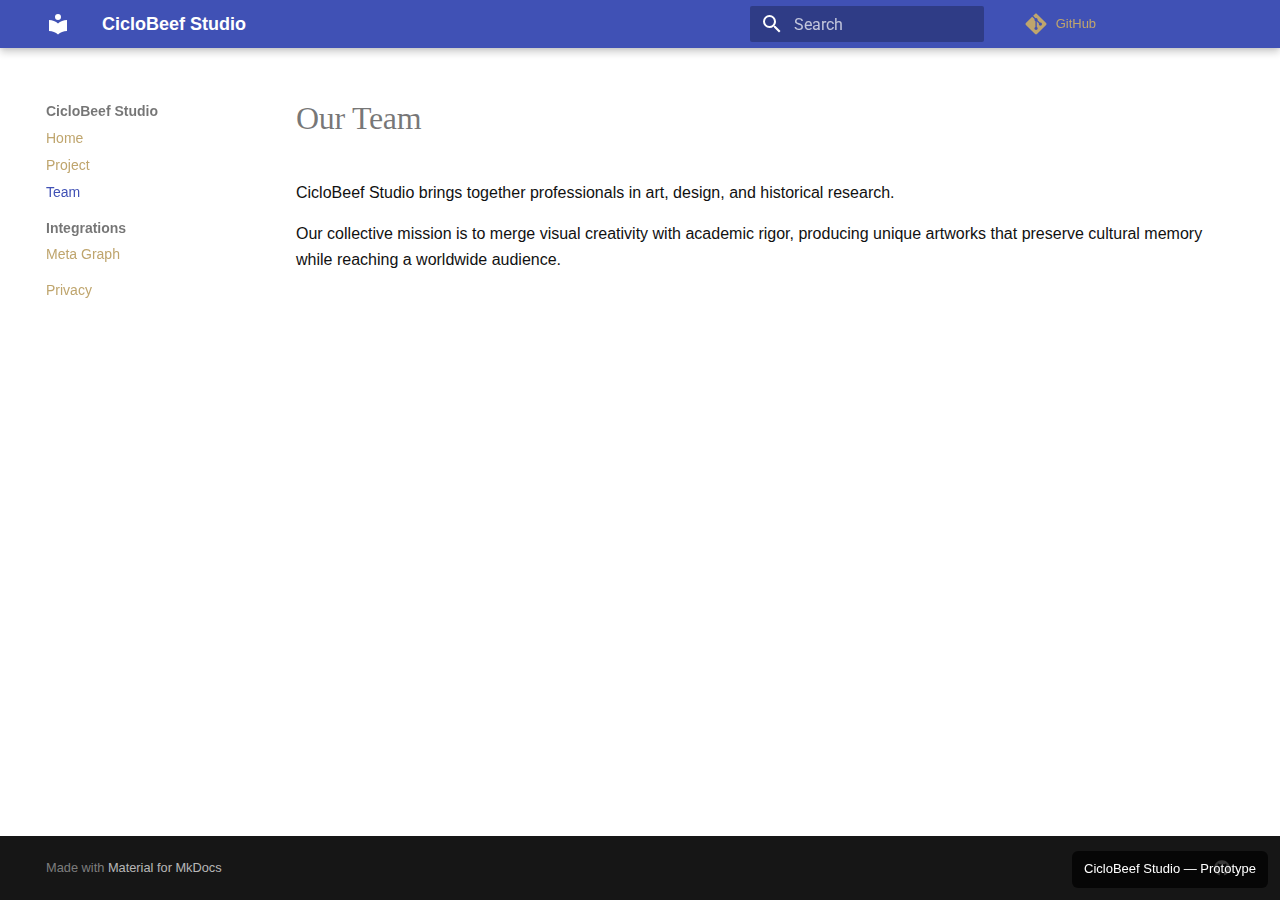
<file: team/index.html>
<!doctype html>
<html lang="en" class="no-js">
  <head>
    
      <meta charset="utf-8">
      <meta name="viewport" content="width=device-width,initial-scale=1">
      
        <meta name="description" content="Premium art inspired by history, politics and society.">
      
      
        <meta name="author" content="CicloBeef Studio">
      
      
      
        <link rel="prev" href="../project/">
      
      
        <link rel="next" href="../integrations/meta-graph/">
      
      
      <link rel="icon" href="../assets/images/favicon.png">
      <meta name="generator" content="mkdocs-1.6.1, mkdocs-material-9.6.18">
    
    
      
        <title>Team - CicloBeef Studio</title>
      
    
    
      <link rel="stylesheet" href="../assets/stylesheets/main.7e37652d.min.css">
      
        
        <link rel="stylesheet" href="../assets/stylesheets/palette.06af60db.min.css">
      
      


    
    
      
    
    
      
        
        
        <link rel="preconnect" href="https://fonts.gstatic.com" crossorigin>
        <link rel="stylesheet" href="https://fonts.googleapis.com/css?family=Roboto:300,300i,400,400i,700,700i%7CRoboto+Mono:400,400i,700,700i&display=fallback">
        <style>:root{--md-text-font:"Roboto";--md-code-font:"Roboto Mono"}</style>
      
    
    
      <link rel="stylesheet" href="../assets/css/extra.css">
    
    <script>__md_scope=new URL("..",location),__md_hash=e=>[...e].reduce(((e,_)=>(e<<5)-e+_.charCodeAt(0)),0),__md_get=(e,_=localStorage,t=__md_scope)=>JSON.parse(_.getItem(t.pathname+"."+e)),__md_set=(e,_,t=localStorage,a=__md_scope)=>{try{t.setItem(a.pathname+"."+e,JSON.stringify(_))}catch(e){}}</script>
    
      

    
    
    
  </head>
  
  
    
    
    
    
    
    <body dir="ltr" data-md-color-scheme="default" data-md-color-primary="indigo" data-md-color-accent="indigo">
  
    
    <input class="md-toggle" data-md-toggle="drawer" type="checkbox" id="__drawer" autocomplete="off">
    <input class="md-toggle" data-md-toggle="search" type="checkbox" id="__search" autocomplete="off">
    <label class="md-overlay" for="__drawer"></label>
    <div data-md-component="skip">
      
        
        <a href="#our-team" class="md-skip">
          Skip to content
        </a>
      
    </div>
    <div data-md-component="announce">
      
    </div>
    
    
      

  

<header class="md-header md-header--shadow" data-md-component="header">
  <nav class="md-header__inner md-grid" aria-label="Header">
    <a href=".." title="CicloBeef Studio" class="md-header__button md-logo" aria-label="CicloBeef Studio" data-md-component="logo">
      
  
  <svg xmlns="http://www.w3.org/2000/svg" viewBox="0 0 24 24"><path d="M12 8a3 3 0 0 0 3-3 3 3 0 0 0-3-3 3 3 0 0 0-3 3 3 3 0 0 0 3 3m0 3.54C9.64 9.35 6.5 8 3 8v11c3.5 0 6.64 1.35 9 3.54 2.36-2.19 5.5-3.54 9-3.54V8c-3.5 0-6.64 1.35-9 3.54"/></svg>

    </a>
    <label class="md-header__button md-icon" for="__drawer">
      
      <svg xmlns="http://www.w3.org/2000/svg" viewBox="0 0 24 24"><path d="M3 6h18v2H3zm0 5h18v2H3zm0 5h18v2H3z"/></svg>
    </label>
    <div class="md-header__title" data-md-component="header-title">
      <div class="md-header__ellipsis">
        <div class="md-header__topic">
          <span class="md-ellipsis">
            CicloBeef Studio
          </span>
        </div>
        <div class="md-header__topic" data-md-component="header-topic">
          <span class="md-ellipsis">
            
              Team
            
          </span>
        </div>
      </div>
    </div>
    
      
    
    
    
    
      
      
        <label class="md-header__button md-icon" for="__search">
          
          <svg xmlns="http://www.w3.org/2000/svg" viewBox="0 0 24 24"><path d="M9.5 3A6.5 6.5 0 0 1 16 9.5c0 1.61-.59 3.09-1.56 4.23l.27.27h.79l5 5-1.5 1.5-5-5v-.79l-.27-.27A6.52 6.52 0 0 1 9.5 16 6.5 6.5 0 0 1 3 9.5 6.5 6.5 0 0 1 9.5 3m0 2C7 5 5 7 5 9.5S7 14 9.5 14 14 12 14 9.5 12 5 9.5 5"/></svg>
        </label>
        <div class="md-search" data-md-component="search" role="dialog">
  <label class="md-search__overlay" for="__search"></label>
  <div class="md-search__inner" role="search">
    <form class="md-search__form" name="search">
      <input type="text" class="md-search__input" name="query" aria-label="Search" placeholder="Search" autocapitalize="off" autocorrect="off" autocomplete="off" spellcheck="false" data-md-component="search-query" required>
      <label class="md-search__icon md-icon" for="__search">
        
        <svg xmlns="http://www.w3.org/2000/svg" viewBox="0 0 24 24"><path d="M9.5 3A6.5 6.5 0 0 1 16 9.5c0 1.61-.59 3.09-1.56 4.23l.27.27h.79l5 5-1.5 1.5-5-5v-.79l-.27-.27A6.52 6.52 0 0 1 9.5 16 6.5 6.5 0 0 1 3 9.5 6.5 6.5 0 0 1 9.5 3m0 2C7 5 5 7 5 9.5S7 14 9.5 14 14 12 14 9.5 12 5 9.5 5"/></svg>
        
        <svg xmlns="http://www.w3.org/2000/svg" viewBox="0 0 24 24"><path d="M20 11v2H8l5.5 5.5-1.42 1.42L4.16 12l7.92-7.92L13.5 5.5 8 11z"/></svg>
      </label>
      <nav class="md-search__options" aria-label="Search">
        
        <button type="reset" class="md-search__icon md-icon" title="Clear" aria-label="Clear" tabindex="-1">
          
          <svg xmlns="http://www.w3.org/2000/svg" viewBox="0 0 24 24"><path d="M19 6.41 17.59 5 12 10.59 6.41 5 5 6.41 10.59 12 5 17.59 6.41 19 12 13.41 17.59 19 19 17.59 13.41 12z"/></svg>
        </button>
      </nav>
      
    </form>
    <div class="md-search__output">
      <div class="md-search__scrollwrap" tabindex="0" data-md-scrollfix>
        <div class="md-search-result" data-md-component="search-result">
          <div class="md-search-result__meta">
            Initializing search
          </div>
          <ol class="md-search-result__list" role="presentation"></ol>
        </div>
      </div>
    </div>
  </div>
</div>
      
    
    
      <div class="md-header__source">
        <a href="https://github.com/AlvaroHuenuqueoArias/ciclobeefstudio-page" title="Go to repository" class="md-source" data-md-component="source">
  <div class="md-source__icon md-icon">
    
    <svg xmlns="http://www.w3.org/2000/svg" viewBox="0 0 448 512"><!--! Font Awesome Free 7.0.0 by @fontawesome - https://fontawesome.com License - https://fontawesome.com/license/free (Icons: CC BY 4.0, Fonts: SIL OFL 1.1, Code: MIT License) Copyright 2025 Fonticons, Inc.--><path fill="currentColor" d="M439.6 236.1 244 40.5c-5.4-5.5-12.8-8.5-20.4-8.5s-15 3-20.4 8.4L162.5 81l51.5 51.5c27.1-9.1 52.7 16.8 43.4 43.7l49.7 49.7c34.2-11.8 61.2 31 35.5 56.7-26.5 26.5-70.2-2.9-56-37.3L240.3 199v121.9c25.3 12.5 22.3 41.8 9.1 55-6.4 6.4-15.2 10.1-24.3 10.1s-17.8-3.6-24.3-10.1c-17.6-17.6-11.1-46.9 11.2-56v-123c-20.8-8.5-24.6-30.7-18.6-45L142.6 101 8.5 235.1C3 240.6 0 247.9 0 255.5s3 15 8.5 20.4l195.6 195.7c5.4 5.4 12.7 8.4 20.4 8.4s15-3 20.4-8.4l194.7-194.7c5.4-5.4 8.4-12.8 8.4-20.4s-3-15-8.4-20.4"/></svg>
  </div>
  <div class="md-source__repository">
    GitHub
  </div>
</a>
      </div>
    
  </nav>
  
</header>
    
    <div class="md-container" data-md-component="container">
      
      
        
          
        
      
      <main class="md-main" data-md-component="main">
        <div class="md-main__inner md-grid">
          
            
              
              <div class="md-sidebar md-sidebar--primary" data-md-component="sidebar" data-md-type="navigation" >
                <div class="md-sidebar__scrollwrap">
                  <div class="md-sidebar__inner">
                    



  

<nav class="md-nav md-nav--primary md-nav--integrated" aria-label="Navigation" data-md-level="0">
  <label class="md-nav__title" for="__drawer">
    <a href=".." title="CicloBeef Studio" class="md-nav__button md-logo" aria-label="CicloBeef Studio" data-md-component="logo">
      
  
  <svg xmlns="http://www.w3.org/2000/svg" viewBox="0 0 24 24"><path d="M12 8a3 3 0 0 0 3-3 3 3 0 0 0-3-3 3 3 0 0 0-3 3 3 3 0 0 0 3 3m0 3.54C9.64 9.35 6.5 8 3 8v11c3.5 0 6.64 1.35 9 3.54 2.36-2.19 5.5-3.54 9-3.54V8c-3.5 0-6.64 1.35-9 3.54"/></svg>

    </a>
    CicloBeef Studio
  </label>
  
    <div class="md-nav__source">
      <a href="https://github.com/AlvaroHuenuqueoArias/ciclobeefstudio-page" title="Go to repository" class="md-source" data-md-component="source">
  <div class="md-source__icon md-icon">
    
    <svg xmlns="http://www.w3.org/2000/svg" viewBox="0 0 448 512"><!--! Font Awesome Free 7.0.0 by @fontawesome - https://fontawesome.com License - https://fontawesome.com/license/free (Icons: CC BY 4.0, Fonts: SIL OFL 1.1, Code: MIT License) Copyright 2025 Fonticons, Inc.--><path fill="currentColor" d="M439.6 236.1 244 40.5c-5.4-5.5-12.8-8.5-20.4-8.5s-15 3-20.4 8.4L162.5 81l51.5 51.5c27.1-9.1 52.7 16.8 43.4 43.7l49.7 49.7c34.2-11.8 61.2 31 35.5 56.7-26.5 26.5-70.2-2.9-56-37.3L240.3 199v121.9c25.3 12.5 22.3 41.8 9.1 55-6.4 6.4-15.2 10.1-24.3 10.1s-17.8-3.6-24.3-10.1c-17.6-17.6-11.1-46.9 11.2-56v-123c-20.8-8.5-24.6-30.7-18.6-45L142.6 101 8.5 235.1C3 240.6 0 247.9 0 255.5s3 15 8.5 20.4l195.6 195.7c5.4 5.4 12.7 8.4 20.4 8.4s15-3 20.4-8.4l194.7-194.7c5.4-5.4 8.4-12.8 8.4-20.4s-3-15-8.4-20.4"/></svg>
  </div>
  <div class="md-source__repository">
    GitHub
  </div>
</a>
    </div>
  
  <ul class="md-nav__list" data-md-scrollfix>
    
      
      
  
  
  
  
    <li class="md-nav__item">
      <a href=".." class="md-nav__link">
        
  
  
  <span class="md-ellipsis">
    Home
    
  </span>
  

      </a>
    </li>
  

    
      
      
  
  
  
  
    <li class="md-nav__item">
      <a href="../project/" class="md-nav__link">
        
  
  
  <span class="md-ellipsis">
    Project
    
  </span>
  

      </a>
    </li>
  

    
      
      
  
  
    
  
  
  
    <li class="md-nav__item md-nav__item--active">
      
      <input class="md-nav__toggle md-toggle" type="checkbox" id="__toc">
      
      
        
      
      
      <a href="./" class="md-nav__link md-nav__link--active">
        
  
  
  <span class="md-ellipsis">
    Team
    
  </span>
  

      </a>
      
    </li>
  

    
      
      
  
  
  
  
    
    
    
    
      
        
        
      
    
    
    <li class="md-nav__item md-nav__item--section md-nav__item--nested">
      
        
        
        <input class="md-nav__toggle md-toggle " type="checkbox" id="__nav_4" >
        
          
          <label class="md-nav__link" for="__nav_4" id="__nav_4_label" tabindex="">
            
  
  
  <span class="md-ellipsis">
    Integrations
    
  </span>
  

            <span class="md-nav__icon md-icon"></span>
          </label>
        
        <nav class="md-nav" data-md-level="1" aria-labelledby="__nav_4_label" aria-expanded="false">
          <label class="md-nav__title" for="__nav_4">
            <span class="md-nav__icon md-icon"></span>
            Integrations
          </label>
          <ul class="md-nav__list" data-md-scrollfix>
            
              
                
  
  
  
  
    <li class="md-nav__item">
      <a href="../integrations/meta-graph/" class="md-nav__link">
        
  
  
  <span class="md-ellipsis">
    Meta Graph
    
  </span>
  

      </a>
    </li>
  

              
            
          </ul>
        </nav>
      
    </li>
  

    
      
      
  
  
  
  
    <li class="md-nav__item">
      <a href="../privacy/" class="md-nav__link">
        
  
  
  <span class="md-ellipsis">
    Privacy
    
  </span>
  

      </a>
    </li>
  

    
  </ul>
</nav>
                  </div>
                </div>
              </div>
            
            
          
          
            <div class="md-content" data-md-component="content">
              <article class="md-content__inner md-typeset">
                
                  


  
  


<h1 id="our-team">Our Team<a class="headerlink" href="#our-team" title="Permanent link">&para;</a></h1>
<p>CicloBeef Studio brings together professionals in art, design, and historical research.</p>
<p>Our collective mission is to merge visual creativity with academic rigor, producing unique artworks that preserve cultural memory while reaching a worldwide audience.</p>












                
              </article>
            </div>
          
          
<script>var target=document.getElementById(location.hash.slice(1));target&&target.name&&(target.checked=target.name.startsWith("__tabbed_"))</script>
        </div>
        
      </main>
      
        <footer class="md-footer">
  
  <div class="md-footer-meta md-typeset">
    <div class="md-footer-meta__inner md-grid">
      <div class="md-copyright">
  
  
    Made with
    <a href="https://squidfunk.github.io/mkdocs-material/" target="_blank" rel="noopener">
      Material for MkDocs
    </a>
  
</div>
      
        
<div class="md-social">
  
    
    
    
    
      
      
    
    <a href="https://github.com/AlvaroHuenuqueoArias/ciclobeefstudio-page" target="_blank" rel="noopener" title="github.com" class="md-social__link">
      <svg xmlns="http://www.w3.org/2000/svg" viewBox="0 0 512 512"><!--! Font Awesome Free 7.0.0 by @fontawesome - https://fontawesome.com License - https://fontawesome.com/license/free (Icons: CC BY 4.0, Fonts: SIL OFL 1.1, Code: MIT License) Copyright 2025 Fonticons, Inc.--><path fill="currentColor" d="M173.9 397.4c0 2-2.3 3.6-5.2 3.6-3.3.3-5.6-1.3-5.6-3.6 0-2 2.3-3.6 5.2-3.6 3-.3 5.6 1.3 5.6 3.6m-31.1-4.5c-.7 2 1.3 4.3 4.3 4.9 2.6 1 5.6 0 6.2-2s-1.3-4.3-4.3-5.2c-2.6-.7-5.5.3-6.2 2.3m44.2-1.7c-2.9.7-4.9 2.6-4.6 4.9.3 2 2.9 3.3 5.9 2.6 2.9-.7 4.9-2.6 4.6-4.6-.3-1.9-3-3.2-5.9-2.9M252.8 8C114.1 8 8 113.3 8 252c0 110.9 69.8 205.8 169.5 239.2 12.8 2.3 17.3-5.6 17.3-12.1 0-6.2-.3-40.4-.3-61.4 0 0-70 15-84.7-29.8 0 0-11.4-29.1-27.8-36.6 0 0-22.9-15.7 1.6-15.4 0 0 24.9 2 38.6 25.8 21.9 38.6 58.6 27.5 72.9 20.9 2.3-16 8.8-27.1 16-33.7-55.9-6.2-112.3-14.3-112.3-110.5 0-27.5 7.6-41.3 23.6-58.9-2.6-6.5-11.1-33.3 2.6-67.9 20.9-6.5 69 27 69 27 20-5.6 41.5-8.5 62.8-8.5s42.8 2.9 62.8 8.5c0 0 48.1-33.6 69-27 13.7 34.7 5.2 61.4 2.6 67.9 16 17.7 25.8 31.5 25.8 58.9 0 96.5-58.9 104.2-114.8 110.5 9.2 7.9 17 22.9 17 46.4 0 33.7-.3 75.4-.3 83.6 0 6.5 4.6 14.4 17.3 12.1C436.2 457.8 504 362.9 504 252 504 113.3 391.5 8 252.8 8M105.2 352.9c-1.3 1-1 3.3.7 5.2 1.6 1.6 3.9 2.3 5.2 1 1.3-1 1-3.3-.7-5.2-1.6-1.6-3.9-2.3-5.2-1m-10.8-8.1c-.7 1.3.3 2.9 2.3 3.9 1.6 1 3.6.7 4.3-.7.7-1.3-.3-2.9-2.3-3.9-2-.6-3.6-.3-4.3.7m32.4 35.6c-1.6 1.3-1 4.3 1.3 6.2 2.3 2.3 5.2 2.6 6.5 1 1.3-1.3.7-4.3-1.3-6.2-2.2-2.3-5.2-2.6-6.5-1m-11.4-14.7c-1.6 1-1.6 3.6 0 5.9s4.3 3.3 5.6 2.3c1.6-1.3 1.6-3.9 0-6.2-1.4-2.3-4-3.3-5.6-2"/></svg>
    </a>
  
</div>
      
    </div>
  </div>
</footer>
      
    </div>
    <div class="md-dialog" data-md-component="dialog">
      <div class="md-dialog__inner md-typeset"></div>
    </div>
    
    
    
      
      <script id="__config" type="application/json">{"base": "..", "features": ["navigation.sections", "navigation.instant", "toc.integrate"], "search": "../assets/javascripts/workers/search.973d3a69.min.js", "tags": null, "translations": {"clipboard.copied": "Copied to clipboard", "clipboard.copy": "Copy to clipboard", "search.result.more.one": "1 more on this page", "search.result.more.other": "# more on this page", "search.result.none": "No matching documents", "search.result.one": "1 matching document", "search.result.other": "# matching documents", "search.result.placeholder": "Type to start searching", "search.result.term.missing": "Missing", "select.version": "Select version"}, "version": null}</script>
    
    
      <script src="../assets/javascripts/bundle.92b07e13.min.js"></script>
      
        <script src="../assets/js/custom.js"></script>
      
    
  </body>
</html>
</file>
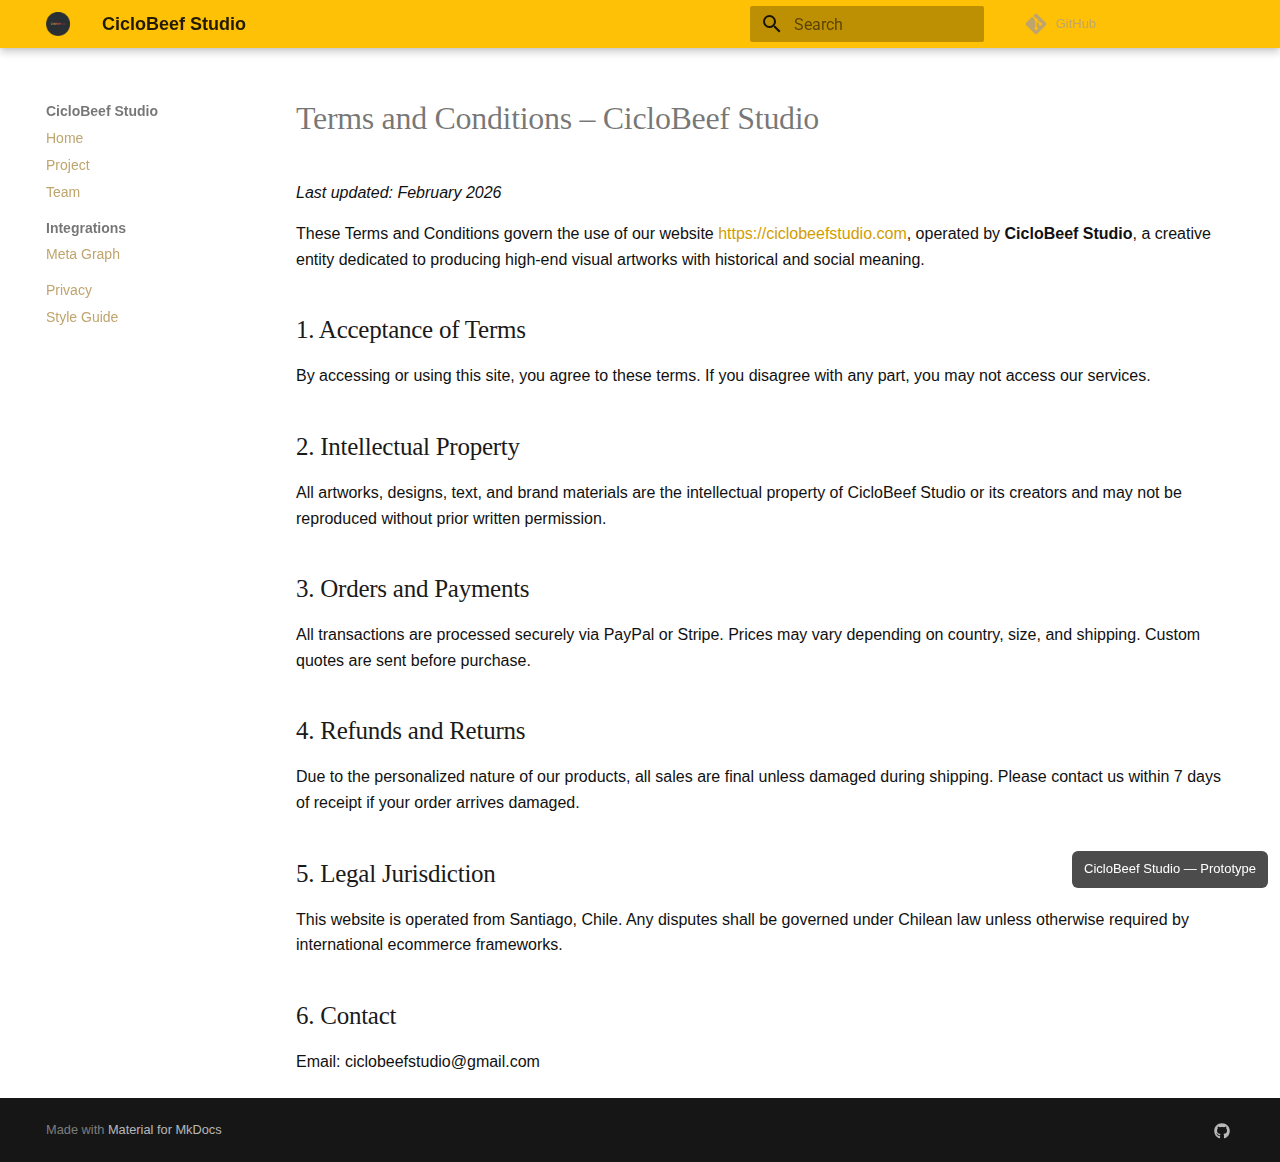
<file: terms/index.html>
<!doctype html>
<html lang="en" class="no-js">
  <head>
    
      <meta charset="utf-8">
      <meta name="viewport" content="width=device-width,initial-scale=1">
      
        <meta name="description" content="Premium art inspired by history, politics and society.">
      
      
        <meta name="author" content="CicloBeef Studio">
      
      
      
      
      
      <link rel="icon" href="../assets/images/CiclobeefStudio2.png">
      <meta name="generator" content="mkdocs-1.6.1, mkdocs-material-9.6.18">
    
    
      
        <title>Terms and Conditions – CicloBeef Studio - CicloBeef Studio</title>
      
    
    
      <link rel="stylesheet" href="../assets/stylesheets/main.7e37652d.min.css">
      
        
        <link rel="stylesheet" href="../assets/stylesheets/palette.06af60db.min.css">
      
      


    
    
      
    
    
      
        
        
        <link rel="preconnect" href="https://fonts.gstatic.com" crossorigin>
        <link rel="stylesheet" href="https://fonts.googleapis.com/css?family=Roboto:300,300i,400,400i,700,700i%7CRoboto+Mono:400,400i,700,700i&display=fallback">
        <style>:root{--md-text-font:"Roboto";--md-code-font:"Roboto Mono"}</style>
      
    
    
      <link rel="stylesheet" href="../assets/css/extra.css">
    
    <script>__md_scope=new URL("..",location),__md_hash=e=>[...e].reduce(((e,_)=>(e<<5)-e+_.charCodeAt(0)),0),__md_get=(e,_=localStorage,t=__md_scope)=>JSON.parse(_.getItem(t.pathname+"."+e)),__md_set=(e,_,t=localStorage,a=__md_scope)=>{try{t.setItem(a.pathname+"."+e,JSON.stringify(_))}catch(e){}}</script>
    
      

    
    
    
  </head>
  
  
    
    
    
    
    
    <body dir="ltr" data-md-color-scheme="default" data-md-color-primary="amber" data-md-color-accent="gray">
  
    
    <input class="md-toggle" data-md-toggle="drawer" type="checkbox" id="__drawer" autocomplete="off">
    <input class="md-toggle" data-md-toggle="search" type="checkbox" id="__search" autocomplete="off">
    <label class="md-overlay" for="__drawer"></label>
    <div data-md-component="skip">
      
        
        <a href="#terms-and-conditions-ciclobeef-studio" class="md-skip">
          Skip to content
        </a>
      
    </div>
    <div data-md-component="announce">
      
    </div>
    
    
      

  

<header class="md-header md-header--shadow" data-md-component="header">
  <nav class="md-header__inner md-grid" aria-label="Header">
    <a href=".." title="CicloBeef Studio" class="md-header__button md-logo" aria-label="CicloBeef Studio" data-md-component="logo">
      
  <img src="../assets/images/CiclobeefStudio2.png" alt="logo">

    </a>
    <label class="md-header__button md-icon" for="__drawer">
      
      <svg xmlns="http://www.w3.org/2000/svg" viewBox="0 0 24 24"><path d="M3 6h18v2H3zm0 5h18v2H3zm0 5h18v2H3z"/></svg>
    </label>
    <div class="md-header__title" data-md-component="header-title">
      <div class="md-header__ellipsis">
        <div class="md-header__topic">
          <span class="md-ellipsis">
            CicloBeef Studio
          </span>
        </div>
        <div class="md-header__topic" data-md-component="header-topic">
          <span class="md-ellipsis">
            
              Terms and Conditions – CicloBeef Studio
            
          </span>
        </div>
      </div>
    </div>
    
      
    
    
    
    
      
      
        <label class="md-header__button md-icon" for="__search">
          
          <svg xmlns="http://www.w3.org/2000/svg" viewBox="0 0 24 24"><path d="M9.5 3A6.5 6.5 0 0 1 16 9.5c0 1.61-.59 3.09-1.56 4.23l.27.27h.79l5 5-1.5 1.5-5-5v-.79l-.27-.27A6.52 6.52 0 0 1 9.5 16 6.5 6.5 0 0 1 3 9.5 6.5 6.5 0 0 1 9.5 3m0 2C7 5 5 7 5 9.5S7 14 9.5 14 14 12 14 9.5 12 5 9.5 5"/></svg>
        </label>
        <div class="md-search" data-md-component="search" role="dialog">
  <label class="md-search__overlay" for="__search"></label>
  <div class="md-search__inner" role="search">
    <form class="md-search__form" name="search">
      <input type="text" class="md-search__input" name="query" aria-label="Search" placeholder="Search" autocapitalize="off" autocorrect="off" autocomplete="off" spellcheck="false" data-md-component="search-query" required>
      <label class="md-search__icon md-icon" for="__search">
        
        <svg xmlns="http://www.w3.org/2000/svg" viewBox="0 0 24 24"><path d="M9.5 3A6.5 6.5 0 0 1 16 9.5c0 1.61-.59 3.09-1.56 4.23l.27.27h.79l5 5-1.5 1.5-5-5v-.79l-.27-.27A6.52 6.52 0 0 1 9.5 16 6.5 6.5 0 0 1 3 9.5 6.5 6.5 0 0 1 9.5 3m0 2C7 5 5 7 5 9.5S7 14 9.5 14 14 12 14 9.5 12 5 9.5 5"/></svg>
        
        <svg xmlns="http://www.w3.org/2000/svg" viewBox="0 0 24 24"><path d="M20 11v2H8l5.5 5.5-1.42 1.42L4.16 12l7.92-7.92L13.5 5.5 8 11z"/></svg>
      </label>
      <nav class="md-search__options" aria-label="Search">
        
        <button type="reset" class="md-search__icon md-icon" title="Clear" aria-label="Clear" tabindex="-1">
          
          <svg xmlns="http://www.w3.org/2000/svg" viewBox="0 0 24 24"><path d="M19 6.41 17.59 5 12 10.59 6.41 5 5 6.41 10.59 12 5 17.59 6.41 19 12 13.41 17.59 19 19 17.59 13.41 12z"/></svg>
        </button>
      </nav>
      
    </form>
    <div class="md-search__output">
      <div class="md-search__scrollwrap" tabindex="0" data-md-scrollfix>
        <div class="md-search-result" data-md-component="search-result">
          <div class="md-search-result__meta">
            Initializing search
          </div>
          <ol class="md-search-result__list" role="presentation"></ol>
        </div>
      </div>
    </div>
  </div>
</div>
      
    
    
      <div class="md-header__source">
        <a href="https://github.com/AlvaroHuenuqueoArias/ciclobeefstudio-page" title="Go to repository" class="md-source" data-md-component="source">
  <div class="md-source__icon md-icon">
    
    <svg xmlns="http://www.w3.org/2000/svg" viewBox="0 0 448 512"><!--! Font Awesome Free 7.0.0 by @fontawesome - https://fontawesome.com License - https://fontawesome.com/license/free (Icons: CC BY 4.0, Fonts: SIL OFL 1.1, Code: MIT License) Copyright 2025 Fonticons, Inc.--><path fill="currentColor" d="M439.6 236.1 244 40.5c-5.4-5.5-12.8-8.5-20.4-8.5s-15 3-20.4 8.4L162.5 81l51.5 51.5c27.1-9.1 52.7 16.8 43.4 43.7l49.7 49.7c34.2-11.8 61.2 31 35.5 56.7-26.5 26.5-70.2-2.9-56-37.3L240.3 199v121.9c25.3 12.5 22.3 41.8 9.1 55-6.4 6.4-15.2 10.1-24.3 10.1s-17.8-3.6-24.3-10.1c-17.6-17.6-11.1-46.9 11.2-56v-123c-20.8-8.5-24.6-30.7-18.6-45L142.6 101 8.5 235.1C3 240.6 0 247.9 0 255.5s3 15 8.5 20.4l195.6 195.7c5.4 5.4 12.7 8.4 20.4 8.4s15-3 20.4-8.4l194.7-194.7c5.4-5.4 8.4-12.8 8.4-20.4s-3-15-8.4-20.4"/></svg>
  </div>
  <div class="md-source__repository">
    GitHub
  </div>
</a>
      </div>
    
  </nav>
  
</header>
    
    <div class="md-container" data-md-component="container">
      
      
        
          
        
      
      <main class="md-main" data-md-component="main">
        <div class="md-main__inner md-grid">
          
            
              
              <div class="md-sidebar md-sidebar--primary" data-md-component="sidebar" data-md-type="navigation" >
                <div class="md-sidebar__scrollwrap">
                  <div class="md-sidebar__inner">
                    



  

<nav class="md-nav md-nav--primary md-nav--integrated" aria-label="Navigation" data-md-level="0">
  <label class="md-nav__title" for="__drawer">
    <a href=".." title="CicloBeef Studio" class="md-nav__button md-logo" aria-label="CicloBeef Studio" data-md-component="logo">
      
  <img src="../assets/images/CiclobeefStudio2.png" alt="logo">

    </a>
    CicloBeef Studio
  </label>
  
    <div class="md-nav__source">
      <a href="https://github.com/AlvaroHuenuqueoArias/ciclobeefstudio-page" title="Go to repository" class="md-source" data-md-component="source">
  <div class="md-source__icon md-icon">
    
    <svg xmlns="http://www.w3.org/2000/svg" viewBox="0 0 448 512"><!--! Font Awesome Free 7.0.0 by @fontawesome - https://fontawesome.com License - https://fontawesome.com/license/free (Icons: CC BY 4.0, Fonts: SIL OFL 1.1, Code: MIT License) Copyright 2025 Fonticons, Inc.--><path fill="currentColor" d="M439.6 236.1 244 40.5c-5.4-5.5-12.8-8.5-20.4-8.5s-15 3-20.4 8.4L162.5 81l51.5 51.5c27.1-9.1 52.7 16.8 43.4 43.7l49.7 49.7c34.2-11.8 61.2 31 35.5 56.7-26.5 26.5-70.2-2.9-56-37.3L240.3 199v121.9c25.3 12.5 22.3 41.8 9.1 55-6.4 6.4-15.2 10.1-24.3 10.1s-17.8-3.6-24.3-10.1c-17.6-17.6-11.1-46.9 11.2-56v-123c-20.8-8.5-24.6-30.7-18.6-45L142.6 101 8.5 235.1C3 240.6 0 247.9 0 255.5s3 15 8.5 20.4l195.6 195.7c5.4 5.4 12.7 8.4 20.4 8.4s15-3 20.4-8.4l194.7-194.7c5.4-5.4 8.4-12.8 8.4-20.4s-3-15-8.4-20.4"/></svg>
  </div>
  <div class="md-source__repository">
    GitHub
  </div>
</a>
    </div>
  
  <ul class="md-nav__list" data-md-scrollfix>
    
      
      
  
  
  
  
    <li class="md-nav__item">
      <a href=".." class="md-nav__link">
        
  
  
  <span class="md-ellipsis">
    Home
    
  </span>
  

      </a>
    </li>
  

    
      
      
  
  
  
  
    <li class="md-nav__item">
      <a href="../project/" class="md-nav__link">
        
  
  
  <span class="md-ellipsis">
    Project
    
  </span>
  

      </a>
    </li>
  

    
      
      
  
  
  
  
    <li class="md-nav__item">
      <a href="../team/" class="md-nav__link">
        
  
  
  <span class="md-ellipsis">
    Team
    
  </span>
  

      </a>
    </li>
  

    
      
      
  
  
  
  
    
    
    
    
      
        
        
      
    
    
    <li class="md-nav__item md-nav__item--section md-nav__item--nested">
      
        
        
        <input class="md-nav__toggle md-toggle " type="checkbox" id="__nav_4" >
        
          
          <label class="md-nav__link" for="__nav_4" id="__nav_4_label" tabindex="">
            
  
  
  <span class="md-ellipsis">
    Integrations
    
  </span>
  

            <span class="md-nav__icon md-icon"></span>
          </label>
        
        <nav class="md-nav" data-md-level="1" aria-labelledby="__nav_4_label" aria-expanded="false">
          <label class="md-nav__title" for="__nav_4">
            <span class="md-nav__icon md-icon"></span>
            Integrations
          </label>
          <ul class="md-nav__list" data-md-scrollfix>
            
              
                
  
  
  
  
    <li class="md-nav__item">
      <a href="../integrations/meta-graph/" class="md-nav__link">
        
  
  
  <span class="md-ellipsis">
    Meta Graph
    
  </span>
  

      </a>
    </li>
  

              
            
          </ul>
        </nav>
      
    </li>
  

    
      
      
  
  
  
  
    <li class="md-nav__item">
      <a href="../privacy/" class="md-nav__link">
        
  
  
  <span class="md-ellipsis">
    Privacy
    
  </span>
  

      </a>
    </li>
  

    
      
      
  
  
  
  
    <li class="md-nav__item">
      <a href="../style-guide/" class="md-nav__link">
        
  
  
  <span class="md-ellipsis">
    Style Guide
    
  </span>
  

      </a>
    </li>
  

    
  </ul>
</nav>
                  </div>
                </div>
              </div>
            
            
          
          
            <div class="md-content" data-md-component="content">
              <article class="md-content__inner md-typeset">
                
                  


  
  


<h1 id="terms-and-conditions-ciclobeef-studio">Terms and Conditions – CicloBeef Studio<a class="headerlink" href="#terms-and-conditions-ciclobeef-studio" title="Permanent link">&para;</a></h1>
<p><em>Last updated: February 2026</em></p>
<p>These Terms and Conditions govern the use of our website <a href="https://ciclobeefstudio.com">https://ciclobeefstudio.com</a>, operated by <strong>CicloBeef Studio</strong>, a creative entity dedicated to producing high-end visual artworks with historical and social meaning.</p>
<h2 id="1-acceptance-of-terms">1. Acceptance of Terms<a class="headerlink" href="#1-acceptance-of-terms" title="Permanent link">&para;</a></h2>
<p>By accessing or using this site, you agree to these terms. If you disagree with any part, you may not access our services.</p>
<h2 id="2-intellectual-property">2. Intellectual Property<a class="headerlink" href="#2-intellectual-property" title="Permanent link">&para;</a></h2>
<p>All artworks, designs, text, and brand materials are the intellectual property of CicloBeef Studio or its creators and may not be reproduced without prior written permission.</p>
<h2 id="3-orders-and-payments">3. Orders and Payments<a class="headerlink" href="#3-orders-and-payments" title="Permanent link">&para;</a></h2>
<p>All transactions are processed securely via PayPal or Stripe. Prices may vary depending on country, size, and shipping. Custom quotes are sent before purchase.</p>
<h2 id="4-refunds-and-returns">4. Refunds and Returns<a class="headerlink" href="#4-refunds-and-returns" title="Permanent link">&para;</a></h2>
<p>Due to the personalized nature of our products, all sales are final unless damaged during shipping. Please contact us within 7 days of receipt if your order arrives damaged.</p>
<h2 id="5-legal-jurisdiction">5. Legal Jurisdiction<a class="headerlink" href="#5-legal-jurisdiction" title="Permanent link">&para;</a></h2>
<p>This website is operated from Santiago, Chile. Any disputes shall be governed under Chilean law unless otherwise required by international ecommerce frameworks.</p>
<h2 id="6-contact">6. Contact<a class="headerlink" href="#6-contact" title="Permanent link">&para;</a></h2>
<p>Email: ciclobeefstudio@gmail.com</p>












                
              </article>
            </div>
          
          
<script>var target=document.getElementById(location.hash.slice(1));target&&target.name&&(target.checked=target.name.startsWith("__tabbed_"))</script>
        </div>
        
      </main>
      
        <footer class="md-footer">
  
  <div class="md-footer-meta md-typeset">
    <div class="md-footer-meta__inner md-grid">
      <div class="md-copyright">
  
  
    Made with
    <a href="https://squidfunk.github.io/mkdocs-material/" target="_blank" rel="noopener">
      Material for MkDocs
    </a>
  
</div>
      
        
<div class="md-social">
  
    
    
    
    
      
      
    
    <a href="https://github.com/AlvaroHuenuqueoArias/ciclobeefstudio-page" target="_blank" rel="noopener" title="github.com" class="md-social__link">
      <svg xmlns="http://www.w3.org/2000/svg" viewBox="0 0 512 512"><!--! Font Awesome Free 7.0.0 by @fontawesome - https://fontawesome.com License - https://fontawesome.com/license/free (Icons: CC BY 4.0, Fonts: SIL OFL 1.1, Code: MIT License) Copyright 2025 Fonticons, Inc.--><path fill="currentColor" d="M173.9 397.4c0 2-2.3 3.6-5.2 3.6-3.3.3-5.6-1.3-5.6-3.6 0-2 2.3-3.6 5.2-3.6 3-.3 5.6 1.3 5.6 3.6m-31.1-4.5c-.7 2 1.3 4.3 4.3 4.9 2.6 1 5.6 0 6.2-2s-1.3-4.3-4.3-5.2c-2.6-.7-5.5.3-6.2 2.3m44.2-1.7c-2.9.7-4.9 2.6-4.6 4.9.3 2 2.9 3.3 5.9 2.6 2.9-.7 4.9-2.6 4.6-4.6-.3-1.9-3-3.2-5.9-2.9M252.8 8C114.1 8 8 113.3 8 252c0 110.9 69.8 205.8 169.5 239.2 12.8 2.3 17.3-5.6 17.3-12.1 0-6.2-.3-40.4-.3-61.4 0 0-70 15-84.7-29.8 0 0-11.4-29.1-27.8-36.6 0 0-22.9-15.7 1.6-15.4 0 0 24.9 2 38.6 25.8 21.9 38.6 58.6 27.5 72.9 20.9 2.3-16 8.8-27.1 16-33.7-55.9-6.2-112.3-14.3-112.3-110.5 0-27.5 7.6-41.3 23.6-58.9-2.6-6.5-11.1-33.3 2.6-67.9 20.9-6.5 69 27 69 27 20-5.6 41.5-8.5 62.8-8.5s42.8 2.9 62.8 8.5c0 0 48.1-33.6 69-27 13.7 34.7 5.2 61.4 2.6 67.9 16 17.7 25.8 31.5 25.8 58.9 0 96.5-58.9 104.2-114.8 110.5 9.2 7.9 17 22.9 17 46.4 0 33.7-.3 75.4-.3 83.6 0 6.5 4.6 14.4 17.3 12.1C436.2 457.8 504 362.9 504 252 504 113.3 391.5 8 252.8 8M105.2 352.9c-1.3 1-1 3.3.7 5.2 1.6 1.6 3.9 2.3 5.2 1 1.3-1 1-3.3-.7-5.2-1.6-1.6-3.9-2.3-5.2-1m-10.8-8.1c-.7 1.3.3 2.9 2.3 3.9 1.6 1 3.6.7 4.3-.7.7-1.3-.3-2.9-2.3-3.9-2-.6-3.6-.3-4.3.7m32.4 35.6c-1.6 1.3-1 4.3 1.3 6.2 2.3 2.3 5.2 2.6 6.5 1 1.3-1.3.7-4.3-1.3-6.2-2.2-2.3-5.2-2.6-6.5-1m-11.4-14.7c-1.6 1-1.6 3.6 0 5.9s4.3 3.3 5.6 2.3c1.6-1.3 1.6-3.9 0-6.2-1.4-2.3-4-3.3-5.6-2"/></svg>
    </a>
  
</div>
      
    </div>
  </div>
</footer>
      
    </div>
    <div class="md-dialog" data-md-component="dialog">
      <div class="md-dialog__inner md-typeset"></div>
    </div>
    
    
    
      
      <script id="__config" type="application/json">{"base": "..", "features": ["navigation.sections", "navigation.instant", "toc.integrate", "content.code.copy"], "search": "../assets/javascripts/workers/search.973d3a69.min.js", "tags": null, "translations": {"clipboard.copied": "Copied to clipboard", "clipboard.copy": "Copy to clipboard", "search.result.more.one": "1 more on this page", "search.result.more.other": "# more on this page", "search.result.none": "No matching documents", "search.result.one": "1 matching document", "search.result.other": "# matching documents", "search.result.placeholder": "Type to start searching", "search.result.term.missing": "Missing", "select.version": "Select version"}, "version": null}</script>
    
    
      <script src="../assets/javascripts/bundle.92b07e13.min.js"></script>
      
        <script src="../assets/js/custom.js"></script>
      
    
  </body>
</html>
</file>
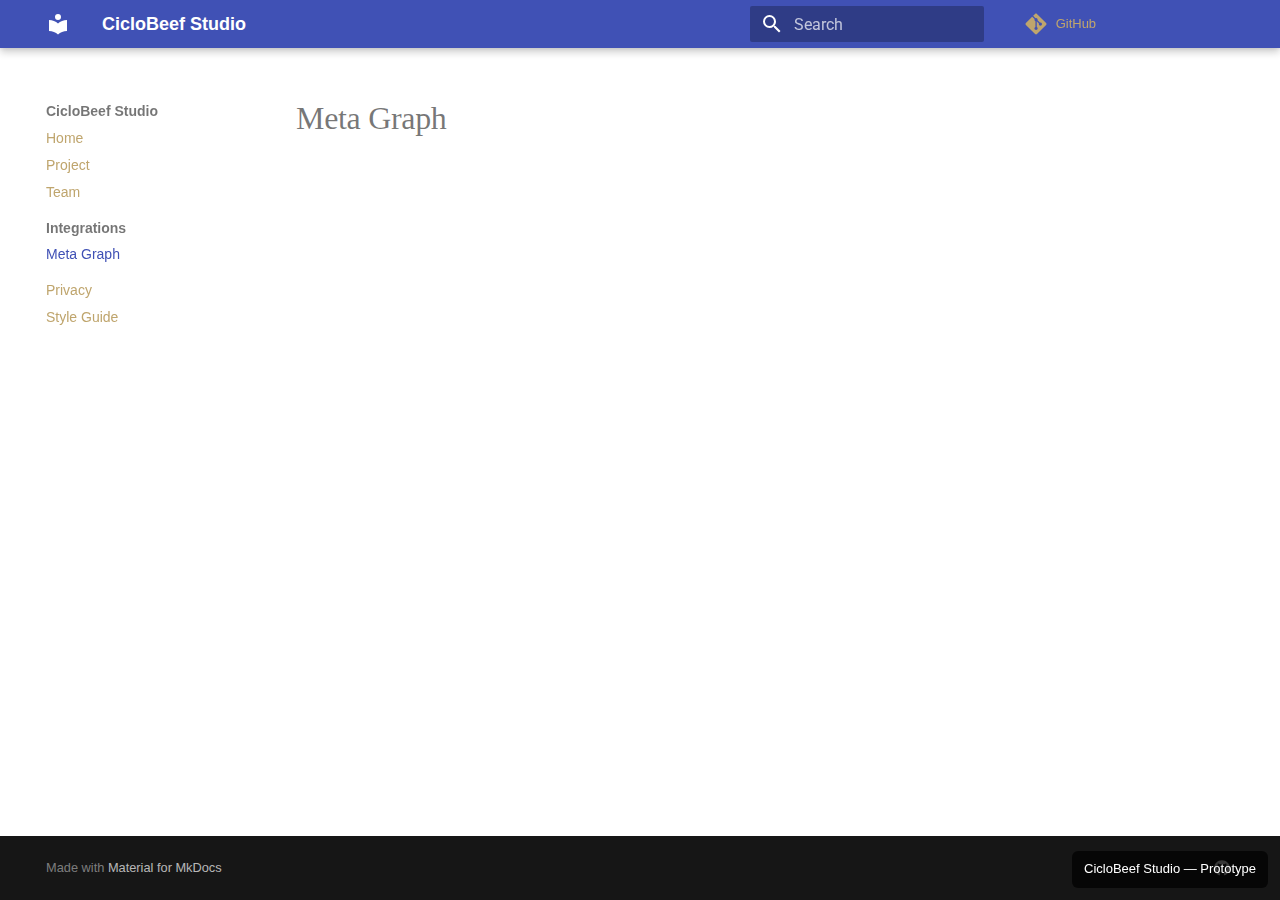
<file: integrations/meta-graph/index.html>
<!doctype html>
<html lang="en" class="no-js">
  <head>
    
      <meta charset="utf-8">
      <meta name="viewport" content="width=device-width,initial-scale=1">
      
        <meta name="description" content="Premium art inspired by history, politics and society.">
      
      
        <meta name="author" content="CicloBeef Studio">
      
      
      
        <link rel="prev" href="../../team/">
      
      
        <link rel="next" href="../../privacy/">
      
      
      <link rel="icon" href="../../assets/images/favicon.png">
      <meta name="generator" content="mkdocs-1.6.1, mkdocs-material-9.6.18">
    
    
      
        <title>Meta Graph - CicloBeef Studio</title>
      
    
    
      <link rel="stylesheet" href="../../assets/stylesheets/main.7e37652d.min.css">
      
        
        <link rel="stylesheet" href="../../assets/stylesheets/palette.06af60db.min.css">
      
      


    
    
      
    
    
      
        
        
        <link rel="preconnect" href="https://fonts.gstatic.com" crossorigin>
        <link rel="stylesheet" href="https://fonts.googleapis.com/css?family=Roboto:300,300i,400,400i,700,700i%7CRoboto+Mono:400,400i,700,700i&display=fallback">
        <style>:root{--md-text-font:"Roboto";--md-code-font:"Roboto Mono"}</style>
      
    
    
      <link rel="stylesheet" href="../../assets/css/extra.css">
    
    <script>__md_scope=new URL("../..",location),__md_hash=e=>[...e].reduce(((e,_)=>(e<<5)-e+_.charCodeAt(0)),0),__md_get=(e,_=localStorage,t=__md_scope)=>JSON.parse(_.getItem(t.pathname+"."+e)),__md_set=(e,_,t=localStorage,a=__md_scope)=>{try{t.setItem(a.pathname+"."+e,JSON.stringify(_))}catch(e){}}</script>
    
      

    
    
    
  </head>
  
  
    
    
    
    
    
    <body dir="ltr" data-md-color-scheme="default" data-md-color-primary="indigo" data-md-color-accent="indigo">
  
    
    <input class="md-toggle" data-md-toggle="drawer" type="checkbox" id="__drawer" autocomplete="off">
    <input class="md-toggle" data-md-toggle="search" type="checkbox" id="__search" autocomplete="off">
    <label class="md-overlay" for="__drawer"></label>
    <div data-md-component="skip">
      
    </div>
    <div data-md-component="announce">
      
    </div>
    
    
      

  

<header class="md-header md-header--shadow" data-md-component="header">
  <nav class="md-header__inner md-grid" aria-label="Header">
    <a href="../.." title="CicloBeef Studio" class="md-header__button md-logo" aria-label="CicloBeef Studio" data-md-component="logo">
      
  
  <svg xmlns="http://www.w3.org/2000/svg" viewBox="0 0 24 24"><path d="M12 8a3 3 0 0 0 3-3 3 3 0 0 0-3-3 3 3 0 0 0-3 3 3 3 0 0 0 3 3m0 3.54C9.64 9.35 6.5 8 3 8v11c3.5 0 6.64 1.35 9 3.54 2.36-2.19 5.5-3.54 9-3.54V8c-3.5 0-6.64 1.35-9 3.54"/></svg>

    </a>
    <label class="md-header__button md-icon" for="__drawer">
      
      <svg xmlns="http://www.w3.org/2000/svg" viewBox="0 0 24 24"><path d="M3 6h18v2H3zm0 5h18v2H3zm0 5h18v2H3z"/></svg>
    </label>
    <div class="md-header__title" data-md-component="header-title">
      <div class="md-header__ellipsis">
        <div class="md-header__topic">
          <span class="md-ellipsis">
            CicloBeef Studio
          </span>
        </div>
        <div class="md-header__topic" data-md-component="header-topic">
          <span class="md-ellipsis">
            
              Meta Graph
            
          </span>
        </div>
      </div>
    </div>
    
      
    
    
    
    
      
      
        <label class="md-header__button md-icon" for="__search">
          
          <svg xmlns="http://www.w3.org/2000/svg" viewBox="0 0 24 24"><path d="M9.5 3A6.5 6.5 0 0 1 16 9.5c0 1.61-.59 3.09-1.56 4.23l.27.27h.79l5 5-1.5 1.5-5-5v-.79l-.27-.27A6.52 6.52 0 0 1 9.5 16 6.5 6.5 0 0 1 3 9.5 6.5 6.5 0 0 1 9.5 3m0 2C7 5 5 7 5 9.5S7 14 9.5 14 14 12 14 9.5 12 5 9.5 5"/></svg>
        </label>
        <div class="md-search" data-md-component="search" role="dialog">
  <label class="md-search__overlay" for="__search"></label>
  <div class="md-search__inner" role="search">
    <form class="md-search__form" name="search">
      <input type="text" class="md-search__input" name="query" aria-label="Search" placeholder="Search" autocapitalize="off" autocorrect="off" autocomplete="off" spellcheck="false" data-md-component="search-query" required>
      <label class="md-search__icon md-icon" for="__search">
        
        <svg xmlns="http://www.w3.org/2000/svg" viewBox="0 0 24 24"><path d="M9.5 3A6.5 6.5 0 0 1 16 9.5c0 1.61-.59 3.09-1.56 4.23l.27.27h.79l5 5-1.5 1.5-5-5v-.79l-.27-.27A6.52 6.52 0 0 1 9.5 16 6.5 6.5 0 0 1 3 9.5 6.5 6.5 0 0 1 9.5 3m0 2C7 5 5 7 5 9.5S7 14 9.5 14 14 12 14 9.5 12 5 9.5 5"/></svg>
        
        <svg xmlns="http://www.w3.org/2000/svg" viewBox="0 0 24 24"><path d="M20 11v2H8l5.5 5.5-1.42 1.42L4.16 12l7.92-7.92L13.5 5.5 8 11z"/></svg>
      </label>
      <nav class="md-search__options" aria-label="Search">
        
        <button type="reset" class="md-search__icon md-icon" title="Clear" aria-label="Clear" tabindex="-1">
          
          <svg xmlns="http://www.w3.org/2000/svg" viewBox="0 0 24 24"><path d="M19 6.41 17.59 5 12 10.59 6.41 5 5 6.41 10.59 12 5 17.59 6.41 19 12 13.41 17.59 19 19 17.59 13.41 12z"/></svg>
        </button>
      </nav>
      
    </form>
    <div class="md-search__output">
      <div class="md-search__scrollwrap" tabindex="0" data-md-scrollfix>
        <div class="md-search-result" data-md-component="search-result">
          <div class="md-search-result__meta">
            Initializing search
          </div>
          <ol class="md-search-result__list" role="presentation"></ol>
        </div>
      </div>
    </div>
  </div>
</div>
      
    
    
      <div class="md-header__source">
        <a href="https://github.com/AlvaroHuenuqueoArias/ciclobeefstudio-page" title="Go to repository" class="md-source" data-md-component="source">
  <div class="md-source__icon md-icon">
    
    <svg xmlns="http://www.w3.org/2000/svg" viewBox="0 0 448 512"><!--! Font Awesome Free 7.0.0 by @fontawesome - https://fontawesome.com License - https://fontawesome.com/license/free (Icons: CC BY 4.0, Fonts: SIL OFL 1.1, Code: MIT License) Copyright 2025 Fonticons, Inc.--><path fill="currentColor" d="M439.6 236.1 244 40.5c-5.4-5.5-12.8-8.5-20.4-8.5s-15 3-20.4 8.4L162.5 81l51.5 51.5c27.1-9.1 52.7 16.8 43.4 43.7l49.7 49.7c34.2-11.8 61.2 31 35.5 56.7-26.5 26.5-70.2-2.9-56-37.3L240.3 199v121.9c25.3 12.5 22.3 41.8 9.1 55-6.4 6.4-15.2 10.1-24.3 10.1s-17.8-3.6-24.3-10.1c-17.6-17.6-11.1-46.9 11.2-56v-123c-20.8-8.5-24.6-30.7-18.6-45L142.6 101 8.5 235.1C3 240.6 0 247.9 0 255.5s3 15 8.5 20.4l195.6 195.7c5.4 5.4 12.7 8.4 20.4 8.4s15-3 20.4-8.4l194.7-194.7c5.4-5.4 8.4-12.8 8.4-20.4s-3-15-8.4-20.4"/></svg>
  </div>
  <div class="md-source__repository">
    GitHub
  </div>
</a>
      </div>
    
  </nav>
  
</header>
    
    <div class="md-container" data-md-component="container">
      
      
        
          
        
      
      <main class="md-main" data-md-component="main">
        <div class="md-main__inner md-grid">
          
            
              
              <div class="md-sidebar md-sidebar--primary" data-md-component="sidebar" data-md-type="navigation" >
                <div class="md-sidebar__scrollwrap">
                  <div class="md-sidebar__inner">
                    



  

<nav class="md-nav md-nav--primary md-nav--integrated" aria-label="Navigation" data-md-level="0">
  <label class="md-nav__title" for="__drawer">
    <a href="../.." title="CicloBeef Studio" class="md-nav__button md-logo" aria-label="CicloBeef Studio" data-md-component="logo">
      
  
  <svg xmlns="http://www.w3.org/2000/svg" viewBox="0 0 24 24"><path d="M12 8a3 3 0 0 0 3-3 3 3 0 0 0-3-3 3 3 0 0 0-3 3 3 3 0 0 0 3 3m0 3.54C9.64 9.35 6.5 8 3 8v11c3.5 0 6.64 1.35 9 3.54 2.36-2.19 5.5-3.54 9-3.54V8c-3.5 0-6.64 1.35-9 3.54"/></svg>

    </a>
    CicloBeef Studio
  </label>
  
    <div class="md-nav__source">
      <a href="https://github.com/AlvaroHuenuqueoArias/ciclobeefstudio-page" title="Go to repository" class="md-source" data-md-component="source">
  <div class="md-source__icon md-icon">
    
    <svg xmlns="http://www.w3.org/2000/svg" viewBox="0 0 448 512"><!--! Font Awesome Free 7.0.0 by @fontawesome - https://fontawesome.com License - https://fontawesome.com/license/free (Icons: CC BY 4.0, Fonts: SIL OFL 1.1, Code: MIT License) Copyright 2025 Fonticons, Inc.--><path fill="currentColor" d="M439.6 236.1 244 40.5c-5.4-5.5-12.8-8.5-20.4-8.5s-15 3-20.4 8.4L162.5 81l51.5 51.5c27.1-9.1 52.7 16.8 43.4 43.7l49.7 49.7c34.2-11.8 61.2 31 35.5 56.7-26.5 26.5-70.2-2.9-56-37.3L240.3 199v121.9c25.3 12.5 22.3 41.8 9.1 55-6.4 6.4-15.2 10.1-24.3 10.1s-17.8-3.6-24.3-10.1c-17.6-17.6-11.1-46.9 11.2-56v-123c-20.8-8.5-24.6-30.7-18.6-45L142.6 101 8.5 235.1C3 240.6 0 247.9 0 255.5s3 15 8.5 20.4l195.6 195.7c5.4 5.4 12.7 8.4 20.4 8.4s15-3 20.4-8.4l194.7-194.7c5.4-5.4 8.4-12.8 8.4-20.4s-3-15-8.4-20.4"/></svg>
  </div>
  <div class="md-source__repository">
    GitHub
  </div>
</a>
    </div>
  
  <ul class="md-nav__list" data-md-scrollfix>
    
      
      
  
  
  
  
    <li class="md-nav__item">
      <a href="../.." class="md-nav__link">
        
  
  
  <span class="md-ellipsis">
    Home
    
  </span>
  

      </a>
    </li>
  

    
      
      
  
  
  
  
    <li class="md-nav__item">
      <a href="../../project/" class="md-nav__link">
        
  
  
  <span class="md-ellipsis">
    Project
    
  </span>
  

      </a>
    </li>
  

    
      
      
  
  
  
  
    <li class="md-nav__item">
      <a href="../../team/" class="md-nav__link">
        
  
  
  <span class="md-ellipsis">
    Team
    
  </span>
  

      </a>
    </li>
  

    
      
      
  
  
    
  
  
  
    
    
    
    
      
        
        
      
    
    
    <li class="md-nav__item md-nav__item--active md-nav__item--section md-nav__item--nested">
      
        
        
        <input class="md-nav__toggle md-toggle " type="checkbox" id="__nav_4" checked>
        
          
          <label class="md-nav__link" for="__nav_4" id="__nav_4_label" tabindex="">
            
  
  
  <span class="md-ellipsis">
    Integrations
    
  </span>
  

            <span class="md-nav__icon md-icon"></span>
          </label>
        
        <nav class="md-nav" data-md-level="1" aria-labelledby="__nav_4_label" aria-expanded="true">
          <label class="md-nav__title" for="__nav_4">
            <span class="md-nav__icon md-icon"></span>
            Integrations
          </label>
          <ul class="md-nav__list" data-md-scrollfix>
            
              
                
  
  
    
  
  
  
    <li class="md-nav__item md-nav__item--active">
      
      <input class="md-nav__toggle md-toggle" type="checkbox" id="__toc">
      
      
      
      <a href="./" class="md-nav__link md-nav__link--active">
        
  
  
  <span class="md-ellipsis">
    Meta Graph
    
  </span>
  

      </a>
      
    </li>
  

              
            
          </ul>
        </nav>
      
    </li>
  

    
      
      
  
  
  
  
    <li class="md-nav__item">
      <a href="../../privacy/" class="md-nav__link">
        
  
  
  <span class="md-ellipsis">
    Privacy
    
  </span>
  

      </a>
    </li>
  

    
      
      
  
  
  
  
    <li class="md-nav__item">
      <a href="../../style-guide/" class="md-nav__link">
        
  
  
  <span class="md-ellipsis">
    Style Guide
    
  </span>
  

      </a>
    </li>
  

    
  </ul>
</nav>
                  </div>
                </div>
              </div>
            
            
          
          
            <div class="md-content" data-md-component="content">
              <article class="md-content__inner md-typeset">
                
                  


  
  


  <h1>Meta Graph</h1>














                
              </article>
            </div>
          
          
<script>var target=document.getElementById(location.hash.slice(1));target&&target.name&&(target.checked=target.name.startsWith("__tabbed_"))</script>
        </div>
        
      </main>
      
        <footer class="md-footer">
  
  <div class="md-footer-meta md-typeset">
    <div class="md-footer-meta__inner md-grid">
      <div class="md-copyright">
  
  
    Made with
    <a href="https://squidfunk.github.io/mkdocs-material/" target="_blank" rel="noopener">
      Material for MkDocs
    </a>
  
</div>
      
        
<div class="md-social">
  
    
    
    
    
      
      
    
    <a href="https://github.com/AlvaroHuenuqueoArias/ciclobeefstudio-page" target="_blank" rel="noopener" title="github.com" class="md-social__link">
      <svg xmlns="http://www.w3.org/2000/svg" viewBox="0 0 512 512"><!--! Font Awesome Free 7.0.0 by @fontawesome - https://fontawesome.com License - https://fontawesome.com/license/free (Icons: CC BY 4.0, Fonts: SIL OFL 1.1, Code: MIT License) Copyright 2025 Fonticons, Inc.--><path fill="currentColor" d="M173.9 397.4c0 2-2.3 3.6-5.2 3.6-3.3.3-5.6-1.3-5.6-3.6 0-2 2.3-3.6 5.2-3.6 3-.3 5.6 1.3 5.6 3.6m-31.1-4.5c-.7 2 1.3 4.3 4.3 4.9 2.6 1 5.6 0 6.2-2s-1.3-4.3-4.3-5.2c-2.6-.7-5.5.3-6.2 2.3m44.2-1.7c-2.9.7-4.9 2.6-4.6 4.9.3 2 2.9 3.3 5.9 2.6 2.9-.7 4.9-2.6 4.6-4.6-.3-1.9-3-3.2-5.9-2.9M252.8 8C114.1 8 8 113.3 8 252c0 110.9 69.8 205.8 169.5 239.2 12.8 2.3 17.3-5.6 17.3-12.1 0-6.2-.3-40.4-.3-61.4 0 0-70 15-84.7-29.8 0 0-11.4-29.1-27.8-36.6 0 0-22.9-15.7 1.6-15.4 0 0 24.9 2 38.6 25.8 21.9 38.6 58.6 27.5 72.9 20.9 2.3-16 8.8-27.1 16-33.7-55.9-6.2-112.3-14.3-112.3-110.5 0-27.5 7.6-41.3 23.6-58.9-2.6-6.5-11.1-33.3 2.6-67.9 20.9-6.5 69 27 69 27 20-5.6 41.5-8.5 62.8-8.5s42.8 2.9 62.8 8.5c0 0 48.1-33.6 69-27 13.7 34.7 5.2 61.4 2.6 67.9 16 17.7 25.8 31.5 25.8 58.9 0 96.5-58.9 104.2-114.8 110.5 9.2 7.9 17 22.9 17 46.4 0 33.7-.3 75.4-.3 83.6 0 6.5 4.6 14.4 17.3 12.1C436.2 457.8 504 362.9 504 252 504 113.3 391.5 8 252.8 8M105.2 352.9c-1.3 1-1 3.3.7 5.2 1.6 1.6 3.9 2.3 5.2 1 1.3-1 1-3.3-.7-5.2-1.6-1.6-3.9-2.3-5.2-1m-10.8-8.1c-.7 1.3.3 2.9 2.3 3.9 1.6 1 3.6.7 4.3-.7.7-1.3-.3-2.9-2.3-3.9-2-.6-3.6-.3-4.3.7m32.4 35.6c-1.6 1.3-1 4.3 1.3 6.2 2.3 2.3 5.2 2.6 6.5 1 1.3-1.3.7-4.3-1.3-6.2-2.2-2.3-5.2-2.6-6.5-1m-11.4-14.7c-1.6 1-1.6 3.6 0 5.9s4.3 3.3 5.6 2.3c1.6-1.3 1.6-3.9 0-6.2-1.4-2.3-4-3.3-5.6-2"/></svg>
    </a>
  
</div>
      
    </div>
  </div>
</footer>
      
    </div>
    <div class="md-dialog" data-md-component="dialog">
      <div class="md-dialog__inner md-typeset"></div>
    </div>
    
    
    
      
      <script id="__config" type="application/json">{"base": "../..", "features": ["navigation.sections", "navigation.instant", "toc.integrate"], "search": "../../assets/javascripts/workers/search.973d3a69.min.js", "tags": null, "translations": {"clipboard.copied": "Copied to clipboard", "clipboard.copy": "Copy to clipboard", "search.result.more.one": "1 more on this page", "search.result.more.other": "# more on this page", "search.result.none": "No matching documents", "search.result.one": "1 matching document", "search.result.other": "# matching documents", "search.result.placeholder": "Type to start searching", "search.result.term.missing": "Missing", "select.version": "Select version"}, "version": null}</script>
    
    
      <script src="../../assets/javascripts/bundle.92b07e13.min.js"></script>
      
        <script src="../../assets/js/custom.js"></script>
      
    
  </body>
</html>
</file>
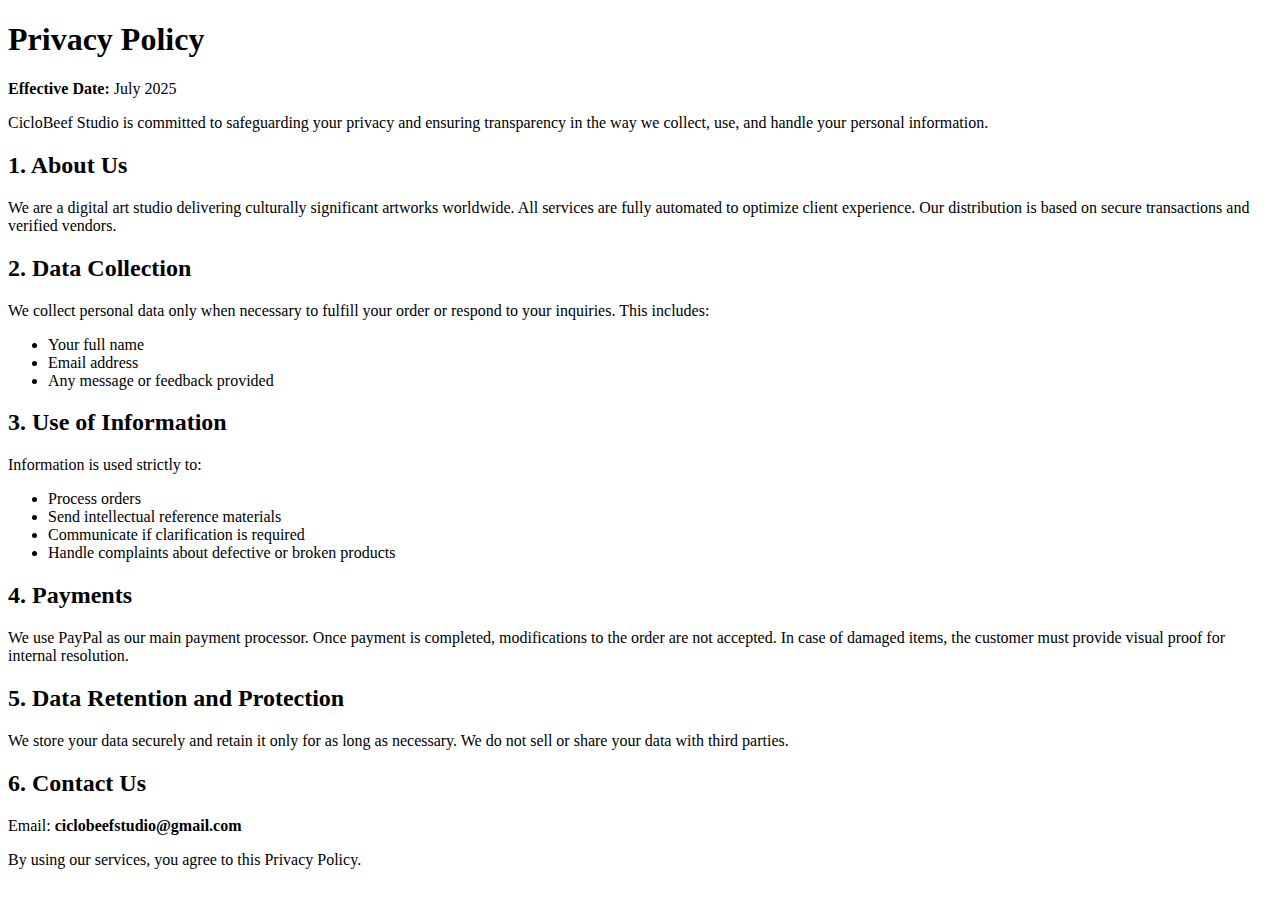
<file: privacity.html>
<!DOCTYPE html>
<html lang="en">
<head>
  <meta charset="UTF-8">
  <title>Privacy Policy - CicloBeef Studio</title>
</head>
<body>
  <h1>Privacy Policy</h1>
  <p><strong>Effective Date:</strong> July 2025</p>

  <p>CicloBeef Studio is committed to safeguarding your privacy and ensuring transparency in the way we collect, use, and handle your personal information.</p>

  <h2>1. About Us</h2>
  <p>We are a digital art studio delivering culturally significant artworks worldwide. All services are fully automated to optimize client experience. Our distribution is based on secure transactions and verified vendors.</p>

  <h2>2. Data Collection</h2>
  <p>We collect personal data only when necessary to fulfill your order or respond to your inquiries. This includes:</p>
  <ul>
    <li>Your full name</li>
    <li>Email address</li>
    <liProduct preference and delivery region</li>
    <li>Any message or feedback provided</li>
  </ul>

  <h2>3. Use of Information</h2>
  <p>Information is used strictly to:</p>
  <ul>
    <li>Process orders</li>
    <li>Send intellectual reference materials</li>
    <li>Communicate if clarification is required</li>
    <li>Handle complaints about defective or broken products</li>
  </ul>

  <h2>4. Payments</h2>
  <p>We use PayPal as our main payment processor. Once payment is completed, modifications to the order are not accepted. In case of damaged items, the customer must provide visual proof for internal resolution.</p>

  <h2>5. Data Retention and Protection</h2>
  <p>We store your data securely and retain it only for as long as necessary. We do not sell or share your data with third parties.</p>

  <h2>6. Contact Us</h2>
  <p>Email: <strong>ciclobeefstudio@gmail.com</strong></p>

  <p>By using our services, you agree to this Privacy Policy.</p>
</body>
</html>
</file>
<file: docs/style.css>
* {
    box-sizing: border-box;
}

html, body {
    margin: 0;
    padding: 0;
    font-family: 'Inter', sans-serif;
    overflow-x: hidden;
}

/* =========================
    SECTION 1: HERO
========================= */

/* =========================
    SECTION 1: HERO
========================= */

.hero {
    width: 100%;
    min-height: 100vh;

    background:
        linear-gradient(rgba(124, 107, 9, 0.158), rgba(0, 0, 0, 0.2)),
        /* MODIFIED: path updated after moving landing to site root */
        url('assets/images/Landingimg1.png') no-repeat;

    background-size: cover;

    background-position: center 20%;

    display: flex;
    align-items: center;
    justify-content: flex-start;
    padding-left: 5%;
    color: white;
}

.legal-links {
    position: absolute;
    top: 20px;
    right: 30px;
}

.legal-links a {
    color: #FFC300;
    margin-left: 20px;
    text-decoration: none;
    font-size: 0.9rem;
}

.legal-toggle {
    display: none;
    background: none;
    border: none;
    color: #FFC300;
    font-size: 1.6rem;
    cursor: pointer;
}

.legal-menu {
    display: flex;
}

@media (max-width: 768px) {

.legal-toggle {
        display: block;
    }

.legal-menu {
        display: none;
        flex-direction: column;
        background: rgba(0,0,0,0.75);
        padding: 1rem 1.4rem;
        border-radius: 10px;
        position: absolute;
        top: 35px;
        right: 0;
        min-width: 140px;
    }

.legal-menu.show {
        display: flex;
    }

.legal-menu a {
        margin: 8px 0;
        font-size: 1rem;  
    }
}

.overlay h1 {
    font-size: 3rem;
    color: #FFC300;

    margin-top: 12.8rem;
}

.overlay p {
    max-width: 420px;
}

button {
    margin-top: 2rem;
    background: #FFC300;
    border: none;
    padding: 1rem 2rem;
    border-radius: 6px;
    color: #1A1A1A;
    font-weight: bold;
    cursor: pointer;
    transition: transform 0.25s ease, box-shadow 0.25s ease;
}

button:hover {
    transform: scale(1.06);
    box-shadow: 0 10px 28px rgba(0, 0, 0, 0.35);
}


/* =========================
    SECTION 2
========================= */

.steps {
    min-height: 100vh;
    background:
        linear-gradient(rgba(0, 0, 0, 0.55), rgba(0, 0, 0, 0.25)),
        /* MODIFIED: path updated after moving landing to site root */
        url('assets/images/Landingimg2.png') no-repeat center center;
    background-size: cover;
    display: flex;
    flex-direction: column;
    justify-content: center;
    align-items: center;
    padding: 3rem 1rem;
    text-align: center;
}

.steps h2 {
    color: white;
    margin-bottom: 2rem;
}


/* =========================
    CONVERSATIONAL UX
========================= */

.chat-container {
    position: relative;
    width: 100%;
    max-width: 900px;
    min-height: 300px;
    display: flex;
    justify-content: center;
    align-items: flex-start;
}

.chat-bubble {
    width: min(620px, 85vw);
    opacity: 0;
    transform: translateY(-20px);
    transition: all 0.9s ease;
    filter: drop-shadow(0 6px 12px rgba(0,0,0,.35)) brightness(.96);
    border-radius: 16px;
    position: absolute;
}

.chat-bubble::after {
    content:"";
    position:absolute;
    inset:0;
    border-radius:16px;
    background:linear-gradient(180deg,rgba(255,255,255,.15),rgba(0,0,0,.05));
    pointer-events:none;
}

.chat-bubble[data-side="left"] {
    left:0;
}

.chat-bubble[data-side="right"] {
    right:0;
}

.chat-bubble.active {
    opacity:1;
    transform: translateY(var(--drop)) translateX(0);
}

.chat-final {
    position: absolute;
    opacity: 0;
    transform: scale(0.96);
    transition: opacity 0.9s ease, transform 0.9s ease;
    color: #FFC300;
    font-size: 1.9rem;        
    font-weight: 600;
    letter-spacing: 0.6px;
    text-align: center;
    max-width: 600px;
    text-shadow: 0 4px 14px rgba(0,0,0,0.45);
}

.chat-final.show {
    opacity:1;
    transform:scale(1);
}


/* CTA */

.social-cta {
    margin-top: 2.2rem;
    margin-bottom: 1rem;
    max-width: 820px;
    color: #ffffff;
    font-size: 1.05rem;      
    font-weight: 400;       
    letter-spacing: 0.2px;
    line-height: 1.6;
    text-shadow: 0 1px 4px rgba(0,0,0,0.25);
}

.social-buttons a {
    margin:0 14px;
    color:white;
    font-size:2.8rem;
}

.social-buttons {
    margin-top: 2.8rem; 
}

.social-buttons a:hover {
    color:#FFC300;
    transform:scale(1.12);
}

/* FOOTER */

footer {
    background:#000;
    color:#aaa;
    text-align:center;
    padding:1rem;
}

footer a:visited {
    color: #FFC300;
}

footer a:hover {
    color: #ffffff;
}

/* =========================
    CHAT TABLE (RECTANGULAR)
========================= */

.chat-container {
    position: relative;
    z-index: 1;
}

.chat-container::before {
    content: "";
    position: absolute;
    top: 50%;
    left: 50%;
    width: min(880px, 130vw);
    height: min(530px, 95vw);
    background: rgba(50, 51, 51, 0.376);
    transform: translate(-50%, calc(-50% + 18px));
    border-radius: 24px;
    z-index: 0;
    box-shadow:
        0 18px 45px rgba(0, 0, 0, 0.35),
        inset 0 0 40px rgba(255, 255, 255, 0.12);
    backdrop-filter: blur(2px);
}

/* =========================
    TEXT ABOVE CHAT MANTEL
========================= */

.steps h2,
.social-cta {
    position: relative;
    z-index: 2;
}

/* =========================
    BRAND EMBLEM (HERO)
========================= */

.brand-emblem {
    width: 180px;
    height: auto;                
    display: flex;
    align-items: center;
    justify-content: center;
    position: absolute;
    top: 1.4rem;                  
    left: 5%;                     
    overflow: visible;            
}

.brand-img {
    max-width: 180px;
    height: auto;
    display: block;
}
</file>
<file: landing/style.css>
* {
    box-sizing: border-box;
}

html, body {
    margin: 0;
    padding: 0;
    font-family: 'Inter', sans-serif;
    overflow-x: hidden;
}

/* =========================
    SECTION 1: HERO
========================= */

/* =========================
    SECTION 1: HERO
========================= */

.hero {
    width: 100%;
    min-height: 100vh;

    background:
        linear-gradient(rgba(124, 107, 9, 0.158), rgba(0, 0, 0, 0.2)),
        url('../assets/images/Landingimg1.png') no-repeat;

    background-size: cover;

    background-position: center 20%;

    display: flex;
    align-items: center;
    justify-content: flex-start;
    padding-left: 5%;
    color: white;
}

.legal-links {
    position: absolute;
    top: 20px;
    right: 30px;
}

.legal-links a {
    color: #FFC300;
    margin-left: 20px;
    text-decoration: none;
    font-size: 0.9rem;
}

.legal-toggle {
    display: none;
    background: none;
    border: none;
    color: #FFC300;
    font-size: 1.6rem;
    cursor: pointer;
}

.legal-menu {
    display: flex;
}

@media (max-width: 768px) {

.legal-toggle {
        display: block;
    }

.legal-menu {
        display: none;
        flex-direction: column;
        background: rgba(0,0,0,0.75);
        padding: 1rem 1.4rem;
        border-radius: 10px;
        position: absolute;
        top: 35px;
        right: 0;
        min-width: 140px;
    }

.legal-menu.show {
        display: flex;
    }

.legal-menu a {
        margin: 8px 0;
        font-size: 1rem;  
    }
}

.overlay h1 {
    font-size: 3rem;
    color: #FFC300;

    /* 🔽 BAJA EL TEXTO RESPECTO AL LOGO */
    margin-top: 12.8rem;
}

.overlay p {
    max-width: 420px;
}

button {
    margin-top: 2rem;
    background: #FFC300;
    border: none;
    padding: 1rem 2rem;
    border-radius: 6px;
    color: #1A1A1A;
    font-weight: bold;
    cursor: pointer;
    transition: transform 0.25s ease, box-shadow 0.25s ease;
}

button:hover {
    transform: scale(1.06);
    box-shadow: 0 10px 28px rgba(0, 0, 0, 0.35);
}


/* =========================
    SECTION 2
========================= */

.steps {
    min-height: 100vh;
    background:
        linear-gradient(rgba(0, 0, 0, 0.55), rgba(0, 0, 0, 0.25)),
        url('../assets/images/Landingimg2.png') no-repeat center center;
    background-size: cover;
    display: flex;
    flex-direction: column;
    justify-content: center;
    align-items: center;
    padding: 3rem 1rem;
    text-align: center;
}

.steps h2 {
    color: white;
    margin-bottom: 2rem;
}


/* =========================
    CONVERSATIONAL UX
========================= */

.chat-container {
    position: relative;
    width: 100%;
    max-width: 900px;
    min-height: 300px;
    display: flex;
    justify-content: center;
    align-items: flex-start;
}

.chat-bubble {
    width: min(620px, 85vw);
    opacity: 0;
    transform: translateY(-20px);
    transition: all 0.9s ease;
    filter: drop-shadow(0 6px 12px rgba(0,0,0,.35)) brightness(.96);
    border-radius: 16px;
    position: absolute;
}

.chat-bubble::after {
    content:"";
    position:absolute;
    inset:0;
    border-radius:16px;
    background:linear-gradient(180deg,rgba(255,255,255,.15),rgba(0,0,0,.05));
    pointer-events:none;
}

.chat-bubble[data-side="left"] {
    left:0;
}

.chat-bubble[data-side="right"] {
    right:0;
}

.chat-bubble.active {
    opacity:1;
    transform: translateY(var(--drop)) translateX(0);
}

.chat-final {
    position: absolute;
    opacity: 0;
    transform: scale(0.96);
    transition: opacity 0.9s ease, transform 0.9s ease;
    color: #FFC300;
    font-size: 1.9rem;        
    font-weight: 600;
    letter-spacing: 0.6px;
    text-align: center;
    max-width: 600px;
    text-shadow: 0 4px 14px rgba(0,0,0,0.45);
}

.chat-final.show {
    opacity:1;
    transform:scale(1);
}


/* CTA */

.social-cta {
    margin-top: 2.2rem;
    margin-bottom: 1rem;
    max-width: 820px;
    color: #ffffff;
    font-size: 1.05rem;      
    font-weight: 400;       
    letter-spacing: 0.2px;
    line-height: 1.6;
    text-shadow: 0 1px 4px rgba(0,0,0,0.25);
}

.social-buttons a {
    margin:0 14px;
    color:white;
    font-size:2.8rem;
}

.social-buttons {
    margin-top: 2.8rem; 
}

.social-buttons a:hover {
    color:#FFC300;
    transform:scale(1.12);
}

/* FOOTER */

footer {
    background:#000;
    color:#aaa;
    text-align:center;
    padding:1rem;
}

footer a:visited {
    color: #FFC300;
}

footer a:hover {
    color: #ffffff;
}

/* =========================
    CHAT TABLE (RECTANGULAR)
========================= */

.chat-container {
    position: relative;
    z-index: 1;
}

.chat-container::before {
    content: "";
    position: absolute;
    top: 50%;
    left: 50%;
    width: min(880px, 130vw);
    height: min(530px, 95vw);
    background: rgba(50, 51, 51, 0.376);
    transform: translate(-50%, calc(-50% + 18px));
    border-radius: 24px;
    z-index: 0;
    box-shadow:
        0 18px 45px rgba(0, 0, 0, 0.35),
        inset 0 0 40px rgba(255, 255, 255, 0.12);
    backdrop-filter: blur(2px);
}

/* =========================
    TEXT ABOVE CHAT MANTEL
========================= */

.steps h2,
.social-cta {
    position: relative;
    z-index: 2;
}

/* =========================
    BRAND EMBLEM (HERO)
========================= */

.brand-emblem {
    width: 180px;
    height: auto;                
    display: flex;
    align-items: center;
    justify-content: center;
    position: absolute;
    top: 1.4rem;                  
    left: 5%;                     
    overflow: visible;            
}

.brand-img {
    max-width: 180px;
    height: auto;
    display: block;
}
</file>
<file: assets/stylesheets/main.7e37652d.min.css>
@charset "UTF-8";html{-webkit-text-size-adjust:none;-moz-text-size-adjust:none;text-size-adjust:none;box-sizing:border-box}*,:after,:before{box-sizing:inherit}@media (prefers-reduced-motion){*,:after,:before{transition:none!important}}body{margin:0}a,button,input,label{-webkit-tap-highlight-color:transparent}a{color:inherit;text-decoration:none}hr{border:0;box-sizing:initial;display:block;height:.05rem;overflow:visible;padding:0}small{font-size:80%}sub,sup{line-height:1em}img{border-style:none}table{border-collapse:initial;border-spacing:0}td,th{font-weight:400;vertical-align:top}button{background:#0000;border:0;font-family:inherit;font-size:inherit;margin:0;padding:0}input{border:0;outline:none}:root{--md-primary-fg-color:#4051b5;--md-primary-fg-color--light:#5d6cc0;--md-primary-fg-color--dark:#303fa1;--md-primary-bg-color:#fff;--md-primary-bg-color--light:#ffffffb3;--md-accent-fg-color:#526cfe;--md-accent-fg-color--transparent:#526cfe1a;--md-accent-bg-color:#fff;--md-accent-bg-color--light:#ffffffb3}[data-md-color-scheme=default]{color-scheme:light}[data-md-color-scheme=default] img[src$="#gh-dark-mode-only"],[data-md-color-scheme=default] img[src$="#only-dark"]{display:none}:root,[data-md-color-scheme=default]{--md-hue:225deg;--md-default-fg-color:#000000de;--md-default-fg-color--light:#0000008a;--md-default-fg-color--lighter:#00000052;--md-default-fg-color--lightest:#00000012;--md-default-bg-color:#fff;--md-default-bg-color--light:#ffffffb3;--md-default-bg-color--lighter:#ffffff4d;--md-default-bg-color--lightest:#ffffff1f;--md-code-fg-color:#36464e;--md-code-bg-color:#f5f5f5;--md-code-hl-color:#4287ff;--md-code-hl-color--light:#4287ff1a;--md-code-hl-number-color:#d52a2a;--md-code-hl-special-color:#db1457;--md-code-hl-function-color:#a846b9;--md-code-hl-constant-color:#6e59d9;--md-code-hl-keyword-color:#3f6ec6;--md-code-hl-string-color:#1c7d4d;--md-code-hl-name-color:var(--md-code-fg-color);--md-code-hl-operator-color:var(--md-default-fg-color--light);--md-code-hl-punctuation-color:var(--md-default-fg-color--light);--md-code-hl-comment-color:var(--md-default-fg-color--light);--md-code-hl-generic-color:var(--md-default-fg-color--light);--md-code-hl-variable-color:var(--md-default-fg-color--light);--md-typeset-color:var(--md-default-fg-color);--md-typeset-a-color:var(--md-primary-fg-color);--md-typeset-del-color:#f5503d26;--md-typeset-ins-color:#0bd57026;--md-typeset-kbd-color:#fafafa;--md-typeset-kbd-accent-color:#fff;--md-typeset-kbd-border-color:#b8b8b8;--md-typeset-mark-color:#ffff0080;--md-typeset-table-color:#0000001f;--md-typeset-table-color--light:rgba(0,0,0,.035);--md-admonition-fg-color:var(--md-default-fg-color);--md-admonition-bg-color:var(--md-default-bg-color);--md-warning-fg-color:#000000de;--md-warning-bg-color:#ff9;--md-footer-fg-color:#fff;--md-footer-fg-color--light:#ffffffb3;--md-footer-fg-color--lighter:#ffffff73;--md-footer-bg-color:#000000de;--md-footer-bg-color--dark:#00000052;--md-shadow-z1:0 0.2rem 0.5rem #0000000d,0 0 0.05rem #0000001a;--md-shadow-z2:0 0.2rem 0.5rem #0000001a,0 0 0.05rem #00000040;--md-shadow-z3:0 0.2rem 0.5rem #0003,0 0 0.05rem #00000059}.md-icon svg{fill:currentcolor;display:block;height:1.2rem;width:1.2rem}body{-webkit-font-smoothing:antialiased;-moz-osx-font-smoothing:grayscale;--md-text-font-family:var(--md-text-font,_),-apple-system,BlinkMacSystemFont,Helvetica,Arial,sans-serif;--md-code-font-family:var(--md-code-font,_),SFMono-Regular,Consolas,Menlo,monospace}aside,body,input{font-feature-settings:"kern","liga";color:var(--md-typeset-color);font-family:var(--md-text-font-family)}code,kbd,pre{font-feature-settings:"kern";font-family:var(--md-code-font-family)}:root{--md-typeset-table-sort-icon:url('data:image/svg+xml;charset=utf-8,<svg xmlns="http://www.w3.org/2000/svg" viewBox="0 0 24 24"><path d="m18 21-4-4h3V7h-3l4-4 4 4h-3v10h3M2 19v-2h10v2M2 13v-2h7v2M2 7V5h4v2z"/></svg>');--md-typeset-table-sort-icon--asc:url('data:image/svg+xml;charset=utf-8,<svg xmlns="http://www.w3.org/2000/svg" viewBox="0 0 24 24"><path d="M19 17h3l-4 4-4-4h3V3h2M2 17h10v2H2M6 5v2H2V5m0 6h7v2H2z"/></svg>');--md-typeset-table-sort-icon--desc:url('data:image/svg+xml;charset=utf-8,<svg xmlns="http://www.w3.org/2000/svg" viewBox="0 0 24 24"><path d="M19 7h3l-4-4-4 4h3v14h2M2 17h10v2H2M6 5v2H2V5m0 6h7v2H2z"/></svg>')}.md-typeset{-webkit-print-color-adjust:exact;color-adjust:exact;font-size:.8rem;line-height:1.6;overflow-wrap:break-word}@media print{.md-typeset{font-size:.68rem}}.md-typeset blockquote,.md-typeset dl,.md-typeset figure,.md-typeset ol,.md-typeset pre,.md-typeset ul{margin-bottom:1em;margin-top:1em}.md-typeset h1{color:var(--md-default-fg-color--light);font-size:2em;line-height:1.3;margin:0 0 1.25em}.md-typeset h1,.md-typeset h2{font-weight:300;letter-spacing:-.01em}.md-typeset h2{font-size:1.5625em;line-height:1.4;margin:1.6em 0 .64em}.md-typeset h3{font-size:1.25em;font-weight:400;letter-spacing:-.01em;line-height:1.5;margin:1.6em 0 .8em}.md-typeset h2+h3{margin-top:.8em}.md-typeset h4{font-weight:700;letter-spacing:-.01em;margin:1em 0}.md-typeset h5,.md-typeset h6{color:var(--md-default-fg-color--light);font-size:.8em;font-weight:700;letter-spacing:-.01em;margin:1.25em 0}.md-typeset h5{text-transform:uppercase}.md-typeset h5 code{text-transform:none}.md-typeset hr{border-bottom:.05rem solid var(--md-default-fg-color--lightest);display:flow-root;margin:1.5em 0}.md-typeset a{color:var(--md-typeset-a-color);word-break:break-word}.md-typeset a,.md-typeset a:before{transition:color 125ms}.md-typeset a:focus,.md-typeset a:hover{color:var(--md-accent-fg-color)}.md-typeset a:focus code,.md-typeset a:hover code{background-color:var(--md-accent-fg-color--transparent)}.md-typeset a code{color:currentcolor;transition:background-color 125ms}.md-typeset a.focus-visible{outline-color:var(--md-accent-fg-color);outline-offset:.2rem}.md-typeset code,.md-typeset kbd,.md-typeset pre{color:var(--md-code-fg-color);direction:ltr;font-variant-ligatures:none}@media print{.md-typeset code,.md-typeset kbd,.md-typeset pre{white-space:pre-wrap}}.md-typeset code{background-color:var(--md-code-bg-color);border-radius:.1rem;-webkit-box-decoration-break:clone;box-decoration-break:clone;font-size:.85em;padding:0 .2941176471em;word-break:break-word}.md-typeset code:not(.focus-visible){-webkit-tap-highlight-color:transparent;outline:none}.md-typeset pre{display:flow-root;line-height:1.4;position:relative}.md-typeset pre>code{-webkit-box-decoration-break:slice;box-decoration-break:slice;box-shadow:none;display:block;margin:0;outline-color:var(--md-accent-fg-color);overflow:auto;padding:.7720588235em 1.1764705882em;scrollbar-color:var(--md-default-fg-color--lighter) #0000;scrollbar-width:thin;touch-action:auto;word-break:normal}.md-typeset pre>code:hover{scrollbar-color:var(--md-accent-fg-color) #0000}.md-typeset pre>code::-webkit-scrollbar{height:.2rem;width:.2rem}.md-typeset pre>code::-webkit-scrollbar-thumb{background-color:var(--md-default-fg-color--lighter)}.md-typeset pre>code::-webkit-scrollbar-thumb:hover{background-color:var(--md-accent-fg-color)}.md-typeset kbd{background-color:var(--md-typeset-kbd-color);border-radius:.1rem;box-shadow:0 .1rem 0 .05rem var(--md-typeset-kbd-border-color),0 .1rem 0 var(--md-typeset-kbd-border-color),0 -.1rem .2rem var(--md-typeset-kbd-accent-color) inset;color:var(--md-default-fg-color);display:inline-block;font-size:.75em;padding:0 .6666666667em;vertical-align:text-top;word-break:break-word}.md-typeset mark{background-color:var(--md-typeset-mark-color);-webkit-box-decoration-break:clone;box-decoration-break:clone;color:inherit;word-break:break-word}.md-typeset abbr{border-bottom:.05rem dotted var(--md-default-fg-color--light);cursor:help;text-decoration:none}.md-typeset small{opacity:.75}[dir=ltr] .md-typeset sub,[dir=ltr] .md-typeset sup{margin-left:.078125em}[dir=rtl] .md-typeset sub,[dir=rtl] .md-typeset sup{margin-right:.078125em}[dir=ltr] .md-typeset blockquote{padding-left:.6rem}[dir=rtl] .md-typeset blockquote{padding-right:.6rem}[dir=ltr] .md-typeset blockquote{border-left:.2rem solid var(--md-default-fg-color--lighter)}[dir=rtl] .md-typeset blockquote{border-right:.2rem solid var(--md-default-fg-color--lighter)}.md-typeset blockquote{color:var(--md-default-fg-color--light);margin-left:0;margin-right:0}.md-typeset ul{list-style-type:disc}.md-typeset ul[type]{list-style-type:revert-layer}[dir=ltr] .md-typeset ol,[dir=ltr] .md-typeset ul{margin-left:.625em}[dir=rtl] .md-typeset ol,[dir=rtl] .md-typeset ul{margin-right:.625em}.md-typeset ol,.md-typeset ul{padding:0}.md-typeset ol:not([hidden]),.md-typeset ul:not([hidden]){display:flow-root}.md-typeset ol ol,.md-typeset ul ol{list-style-type:lower-alpha}.md-typeset ol ol ol,.md-typeset ul ol ol{list-style-type:lower-roman}.md-typeset ol ol ol ol,.md-typeset ul ol ol ol{list-style-type:upper-alpha}.md-typeset ol ol ol ol ol,.md-typeset ul ol ol ol ol{list-style-type:upper-roman}.md-typeset ol[type],.md-typeset ul[type]{list-style-type:revert-layer}[dir=ltr] .md-typeset ol li,[dir=ltr] .md-typeset ul li{margin-left:1.25em}[dir=rtl] .md-typeset ol li,[dir=rtl] .md-typeset ul li{margin-right:1.25em}.md-typeset ol li,.md-typeset ul li{margin-bottom:.5em}.md-typeset ol li blockquote,.md-typeset ol li p,.md-typeset ul li blockquote,.md-typeset ul li p{margin:.5em 0}.md-typeset ol li:last-child,.md-typeset ul li:last-child{margin-bottom:0}[dir=ltr] .md-typeset ol li ol,[dir=ltr] .md-typeset ol li ul,[dir=ltr] .md-typeset ul li ol,[dir=ltr] .md-typeset ul li ul{margin-left:.625em}[dir=rtl] .md-typeset ol li ol,[dir=rtl] .md-typeset ol li ul,[dir=rtl] .md-typeset ul li ol,[dir=rtl] .md-typeset ul li ul{margin-right:.625em}.md-typeset ol li ol,.md-typeset ol li ul,.md-typeset ul li ol,.md-typeset ul li ul{margin-bottom:.5em;margin-top:.5em}[dir=ltr] .md-typeset dd{margin-left:1.875em}[dir=rtl] .md-typeset dd{margin-right:1.875em}.md-typeset dd{margin-bottom:1.5em;margin-top:1em}.md-typeset img,.md-typeset svg,.md-typeset video{height:auto;max-width:100%}.md-typeset img[align=left]{margin:1em 1em 1em 0}.md-typeset img[align=right]{margin:1em 0 1em 1em}.md-typeset img[align]:only-child{margin-top:0}.md-typeset figure{display:flow-root;margin:1em auto;max-width:100%;text-align:center;width:-moz-fit-content;width:fit-content}.md-typeset figure img{display:block;margin:0 auto}.md-typeset figcaption{font-style:italic;margin:1em auto;max-width:24rem}.md-typeset iframe{max-width:100%}.md-typeset table:not([class]){background-color:var(--md-default-bg-color);border:.05rem solid var(--md-typeset-table-color);border-radius:.1rem;display:inline-block;font-size:.64rem;max-width:100%;overflow:auto;touch-action:auto}@media print{.md-typeset table:not([class]){display:table}}.md-typeset table:not([class])+*{margin-top:1.5em}.md-typeset table:not([class]) td>:first-child,.md-typeset table:not([class]) th>:first-child{margin-top:0}.md-typeset table:not([class]) td>:last-child,.md-typeset table:not([class]) th>:last-child{margin-bottom:0}.md-typeset table:not([class]) td:not([align]),.md-typeset table:not([class]) th:not([align]){text-align:left}[dir=rtl] .md-typeset table:not([class]) td:not([align]),[dir=rtl] .md-typeset table:not([class]) th:not([align]){text-align:right}.md-typeset table:not([class]) th{font-weight:700;min-width:5rem;padding:.9375em 1.25em;vertical-align:top}.md-typeset table:not([class]) td{border-top:.05rem solid var(--md-typeset-table-color);padding:.9375em 1.25em;vertical-align:top}.md-typeset table:not([class]) tbody tr{transition:background-color 125ms}.md-typeset table:not([class]) tbody tr:hover{background-color:var(--md-typeset-table-color--light);box-shadow:0 .05rem 0 var(--md-default-bg-color) inset}.md-typeset table:not([class]) a{word-break:normal}.md-typeset table th[role=columnheader]{cursor:pointer}[dir=ltr] .md-typeset table th[role=columnheader]:after{margin-left:.5em}[dir=rtl] .md-typeset table th[role=columnheader]:after{margin-right:.5em}.md-typeset table th[role=columnheader]:after{content:"";display:inline-block;height:1.2em;-webkit-mask-image:var(--md-typeset-table-sort-icon);mask-image:var(--md-typeset-table-sort-icon);-webkit-mask-repeat:no-repeat;mask-repeat:no-repeat;-webkit-mask-size:contain;mask-size:contain;transition:background-color 125ms;vertical-align:text-bottom;width:1.2em}.md-typeset table th[role=columnheader]:hover:after{background-color:var(--md-default-fg-color--lighter)}.md-typeset table th[role=columnheader][aria-sort=ascending]:after{background-color:var(--md-default-fg-color--light);-webkit-mask-image:var(--md-typeset-table-sort-icon--asc);mask-image:var(--md-typeset-table-sort-icon--asc)}.md-typeset table th[role=columnheader][aria-sort=descending]:after{background-color:var(--md-default-fg-color--light);-webkit-mask-image:var(--md-typeset-table-sort-icon--desc);mask-image:var(--md-typeset-table-sort-icon--desc)}.md-typeset__scrollwrap{margin:1em -.8rem;overflow-x:auto;touch-action:auto}.md-typeset__table{display:inline-block;margin-bottom:.5em;padding:0 .8rem}@media print{.md-typeset__table{display:block}}html .md-typeset__table table{display:table;margin:0;overflow:hidden;width:100%}@media screen and (max-width:44.984375em){.md-content__inner>pre{margin:1em -.8rem}.md-content__inner>pre code{border-radius:0}}.md-typeset .md-author{border-radius:100%;display:block;flex-shrink:0;height:1.6rem;overflow:hidden;position:relative;transition:color 125ms,transform 125ms;width:1.6rem}.md-typeset .md-author img{display:block}.md-typeset .md-author--more{background:var(--md-default-fg-color--lightest);color:var(--md-default-fg-color--lighter);font-size:.6rem;font-weight:700;line-height:1.6rem;text-align:center}.md-typeset .md-author--long{height:2.4rem;width:2.4rem}.md-typeset a.md-author{transform:scale(1)}.md-typeset a.md-author img{border-radius:100%;filter:grayscale(100%) opacity(75%);transition:filter 125ms}.md-typeset a.md-author:focus,.md-typeset a.md-author:hover{transform:scale(1.1);z-index:1}.md-typeset a.md-author:focus img,.md-typeset a.md-author:hover img{filter:grayscale(0)}.md-banner{background-color:var(--md-footer-bg-color);color:var(--md-footer-fg-color);overflow:auto}@media print{.md-banner{display:none}}.md-banner--warning{background-color:var(--md-warning-bg-color);color:var(--md-warning-fg-color)}.md-banner__inner{font-size:.7rem;margin:.6rem auto;padding:0 .8rem}[dir=ltr] .md-banner__button{float:right}[dir=rtl] .md-banner__button{float:left}.md-banner__button{color:inherit;cursor:pointer;transition:opacity .25s}.no-js .md-banner__button{display:none}.md-banner__button:hover{opacity:.7}html{font-size:125%;height:100%;overflow-x:hidden}@media screen and (min-width:100em){html{font-size:137.5%}}@media screen and (min-width:125em){html{font-size:150%}}body{background-color:var(--md-default-bg-color);display:flex;flex-direction:column;font-size:.5rem;min-height:100%;position:relative;width:100%}@media print{body{display:block}}@media screen and (max-width:59.984375em){body[data-md-scrolllock]{position:fixed}}.md-grid{margin-left:auto;margin-right:auto;max-width:61rem}.md-container{display:flex;flex-direction:column;flex-grow:1}@media print{.md-container{display:block}}.md-main{flex-grow:1}.md-main__inner{display:flex;height:100%;margin-top:1.5rem}.md-ellipsis{overflow:hidden;text-overflow:ellipsis}.md-toggle{display:none}.md-option{height:0;opacity:0;position:absolute;width:0}.md-option:checked+label:not([hidden]){display:block}.md-option.focus-visible+label{outline-color:var(--md-accent-fg-color);outline-style:auto}.md-skip{background-color:var(--md-default-fg-color);border-radius:.1rem;color:var(--md-default-bg-color);font-size:.64rem;margin:.5rem;opacity:0;outline-color:var(--md-accent-fg-color);padding:.3rem .5rem;position:fixed;transform:translateY(.4rem);z-index:-1}.md-skip:focus{opacity:1;transform:translateY(0);transition:transform .25s cubic-bezier(.4,0,.2,1),opacity 175ms 75ms;z-index:10}@page{margin:25mm}:root{--md-clipboard-icon:url('data:image/svg+xml;charset=utf-8,<svg xmlns="http://www.w3.org/2000/svg" viewBox="0 0 24 24"><path d="M19 21H8V7h11m0-2H8a2 2 0 0 0-2 2v14a2 2 0 0 0 2 2h11a2 2 0 0 0 2-2V7a2 2 0 0 0-2-2m-3-4H4a2 2 0 0 0-2 2v14h2V3h12z"/></svg>')}.md-clipboard{border-radius:.1rem;color:var(--md-default-fg-color--lightest);cursor:pointer;height:1.5em;outline-color:var(--md-accent-fg-color);outline-offset:.1rem;position:absolute;right:.5em;top:.5em;transition:color .25s;width:1.5em;z-index:1}@media print{.md-clipboard{display:none}}.md-clipboard:not(.focus-visible){-webkit-tap-highlight-color:transparent;outline:none}:hover>.md-clipboard{color:var(--md-default-fg-color--light)}.md-clipboard:focus,.md-clipboard:hover{color:var(--md-accent-fg-color)}.md-clipboard:after{background-color:currentcolor;content:"";display:block;height:1.125em;margin:0 auto;-webkit-mask-image:var(--md-clipboard-icon);mask-image:var(--md-clipboard-icon);-webkit-mask-position:center;mask-position:center;-webkit-mask-repeat:no-repeat;mask-repeat:no-repeat;-webkit-mask-size:contain;mask-size:contain;width:1.125em}.md-clipboard--inline{cursor:pointer}.md-clipboard--inline code{transition:color .25s,background-color .25s}.md-clipboard--inline:focus code,.md-clipboard--inline:hover code{background-color:var(--md-accent-fg-color--transparent);color:var(--md-accent-fg-color)}.md-typeset .md-code__content{display:grid}@keyframes consent{0%{opacity:0;transform:translateY(100%)}to{opacity:1;transform:translateY(0)}}@keyframes overlay{0%{opacity:0}to{opacity:1}}.md-consent__overlay{animation:overlay .25s both;-webkit-backdrop-filter:blur(.1rem);backdrop-filter:blur(.1rem);background-color:#0000008a;height:100%;opacity:1;position:fixed;top:0;width:100%;z-index:5}.md-consent__inner{animation:consent .5s cubic-bezier(.1,.7,.1,1) both;background-color:var(--md-default-bg-color);border:0;border-radius:.1rem;bottom:0;box-shadow:0 0 .2rem #0000001a,0 .2rem .4rem #0003;max-height:100%;overflow:auto;padding:0;position:fixed;width:100%;z-index:5}.md-consent__form{padding:.8rem}.md-consent__settings{display:none;margin:1em 0}input:checked+.md-consent__settings{display:block}.md-consent__controls{margin-bottom:.8rem}.md-typeset .md-consent__controls .md-button{display:inline}@media screen and (max-width:44.984375em){.md-typeset .md-consent__controls .md-button{display:block;margin-top:.4rem;text-align:center;width:100%}}.md-consent label{cursor:pointer}.md-content{flex-grow:1;min-width:0}.md-content__inner{margin:0 .8rem 1.2rem;padding-top:.6rem}@media screen and (min-width:76.25em){[dir=ltr] .md-sidebar--primary:not([hidden])~.md-content>.md-content__inner{margin-left:1.2rem}[dir=ltr] .md-sidebar--secondary:not([hidden])~.md-content>.md-content__inner,[dir=rtl] .md-sidebar--primary:not([hidden])~.md-content>.md-content__inner{margin-right:1.2rem}[dir=rtl] .md-sidebar--secondary:not([hidden])~.md-content>.md-content__inner{margin-left:1.2rem}}.md-content__inner:before{content:"";display:block;height:.4rem}.md-content__inner>:last-child{margin-bottom:0}[dir=ltr] .md-content__button{float:right}[dir=rtl] .md-content__button{float:left}[dir=ltr] .md-content__button{margin-left:.4rem}[dir=rtl] .md-content__button{margin-right:.4rem}.md-content__button{margin:.4rem 0;padding:0}@media print{.md-content__button{display:none}}.md-typeset .md-content__button{color:var(--md-default-fg-color--lighter)}.md-content__button svg{display:inline;vertical-align:top}[dir=rtl] .md-content__button svg{transform:scaleX(-1)}[dir=ltr] .md-dialog{right:.8rem}[dir=rtl] .md-dialog{left:.8rem}.md-dialog{background-color:var(--md-default-fg-color);border-radius:.1rem;bottom:.8rem;box-shadow:var(--md-shadow-z3);min-width:11.1rem;opacity:0;padding:.4rem .6rem;pointer-events:none;position:fixed;transform:translateY(100%);transition:transform 0ms .4s,opacity .4s;z-index:4}@media print{.md-dialog{display:none}}.md-dialog--active{opacity:1;pointer-events:auto;transform:translateY(0);transition:transform .4s cubic-bezier(.075,.85,.175,1),opacity .4s}.md-dialog__inner{color:var(--md-default-bg-color);font-size:.7rem}.md-feedback{margin:2em 0 1em;text-align:center}.md-feedback fieldset{border:none;margin:0;padding:0}.md-feedback__title{font-weight:700;margin:1em auto}.md-feedback__inner{position:relative}.md-feedback__list{display:flex;flex-wrap:wrap;place-content:baseline center;position:relative}.md-feedback__list:hover .md-icon:not(:disabled){color:var(--md-default-fg-color--lighter)}:disabled .md-feedback__list{min-height:1.8rem}.md-feedback__icon{color:var(--md-default-fg-color--light);cursor:pointer;flex-shrink:0;margin:0 .1rem;transition:color 125ms}.md-feedback__icon:not(:disabled).md-icon:hover{color:var(--md-accent-fg-color)}.md-feedback__icon:disabled{color:var(--md-default-fg-color--lightest);pointer-events:none}.md-feedback__note{opacity:0;position:relative;transform:translateY(.4rem);transition:transform .4s cubic-bezier(.1,.7,.1,1),opacity .15s}.md-feedback__note>*{margin:0 auto;max-width:16rem}:disabled .md-feedback__note{opacity:1;transform:translateY(0)}@media print{.md-feedback{display:none}}.md-footer{background-color:var(--md-footer-bg-color);color:var(--md-footer-fg-color)}@media print{.md-footer{display:none}}.md-footer__inner{justify-content:space-between;overflow:auto;padding:.2rem}.md-footer__inner:not([hidden]){display:flex}.md-footer__link{align-items:end;display:flex;flex-grow:0.01;margin-bottom:.4rem;margin-top:1rem;max-width:100%;outline-color:var(--md-accent-fg-color);overflow:hidden;transition:opacity .25s}.md-footer__link:focus,.md-footer__link:hover{opacity:.7}[dir=rtl] .md-footer__link svg{transform:scaleX(-1)}@media screen and (max-width:44.984375em){.md-footer__link--prev{flex-shrink:0}.md-footer__link--prev .md-footer__title{display:none}}[dir=ltr] .md-footer__link--next{margin-left:auto}[dir=rtl] .md-footer__link--next{margin-right:auto}.md-footer__link--next{text-align:right}[dir=rtl] .md-footer__link--next{text-align:left}.md-footer__title{flex-grow:1;font-size:.9rem;margin-bottom:.7rem;max-width:calc(100% - 2.4rem);padding:0 1rem;white-space:nowrap}.md-footer__button{margin:.2rem;padding:.4rem}.md-footer__direction{font-size:.64rem;opacity:.7}.md-footer-meta{background-color:var(--md-footer-bg-color--dark)}.md-footer-meta__inner{display:flex;flex-wrap:wrap;justify-content:space-between;padding:.2rem}html .md-footer-meta.md-typeset a{color:var(--md-footer-fg-color--light)}html .md-footer-meta.md-typeset a:focus,html .md-footer-meta.md-typeset a:hover{color:var(--md-footer-fg-color)}.md-copyright{color:var(--md-footer-fg-color--lighter);font-size:.64rem;margin:auto .6rem;padding:.4rem 0;width:100%}@media screen and (min-width:45em){.md-copyright{width:auto}}.md-copyright__highlight{color:var(--md-footer-fg-color--light)}.md-social{display:inline-flex;gap:.2rem;margin:0 .4rem;padding:.2rem 0 .6rem}@media screen and (min-width:45em){.md-social{padding:.6rem 0}}.md-social__link{display:inline-block;height:1.6rem;text-align:center;width:1.6rem}.md-social__link:before{line-height:1.9}.md-social__link svg{fill:currentcolor;max-height:.8rem;vertical-align:-25%}.md-typeset .md-button{border:.1rem solid;border-radius:.1rem;color:var(--md-primary-fg-color);cursor:pointer;display:inline-block;font-weight:700;padding:.625em 2em;transition:color 125ms,background-color 125ms,border-color 125ms}.md-typeset .md-button--primary{background-color:var(--md-primary-fg-color);border-color:var(--md-primary-fg-color);color:var(--md-primary-bg-color)}.md-typeset .md-button:focus,.md-typeset .md-button:hover{background-color:var(--md-accent-fg-color);border-color:var(--md-accent-fg-color);color:var(--md-accent-bg-color)}[dir=ltr] .md-typeset .md-input{border-top-left-radius:.1rem}[dir=ltr] .md-typeset .md-input,[dir=rtl] .md-typeset .md-input{border-top-right-radius:.1rem}[dir=rtl] .md-typeset .md-input{border-top-left-radius:.1rem}.md-typeset .md-input{border-bottom:.1rem solid var(--md-default-fg-color--lighter);box-shadow:var(--md-shadow-z1);font-size:.8rem;height:1.8rem;padding:0 .6rem;transition:border .25s,box-shadow .25s}.md-typeset .md-input:focus,.md-typeset .md-input:hover{border-bottom-color:var(--md-accent-fg-color);box-shadow:var(--md-shadow-z2)}.md-typeset .md-input--stretch{width:100%}.md-header{background-color:var(--md-primary-fg-color);box-shadow:0 0 .2rem #0000,0 .2rem .4rem #0000;color:var(--md-primary-bg-color);display:block;left:0;position:sticky;right:0;top:0;z-index:4}@media print{.md-header{display:none}}.md-header[hidden]{transform:translateY(-100%);transition:transform .25s cubic-bezier(.8,0,.6,1),box-shadow .25s}.md-header--shadow{box-shadow:0 0 .2rem #0000001a,0 .2rem .4rem #0003;transition:transform .25s cubic-bezier(.1,.7,.1,1),box-shadow .25s}.md-header__inner{align-items:center;display:flex;padding:0 .2rem}.md-header__button{color:currentcolor;cursor:pointer;margin:.2rem;outline-color:var(--md-accent-fg-color);padding:.4rem;position:relative;transition:opacity .25s;vertical-align:middle;z-index:1}.md-header__button:hover{opacity:.7}.md-header__button:not([hidden]){display:inline-block}.md-header__button:not(.focus-visible){-webkit-tap-highlight-color:transparent;outline:none}.md-header__button.md-logo{margin:.2rem;padding:.4rem}@media screen and (max-width:76.234375em){.md-header__button.md-logo{display:none}}.md-header__button.md-logo img,.md-header__button.md-logo svg{fill:currentcolor;display:block;height:1.2rem;width:auto}@media screen and (min-width:60em){.md-header__button[for=__search]{display:none}}.no-js .md-header__button[for=__search]{display:none}[dir=rtl] .md-header__button[for=__search] svg{transform:scaleX(-1)}@media screen and (min-width:76.25em){.md-header__button[for=__drawer]{display:none}}.md-header__topic{display:flex;max-width:100%;position:absolute;transition:transform .4s cubic-bezier(.1,.7,.1,1),opacity .15s;white-space:nowrap}.md-header__topic+.md-header__topic{opacity:0;pointer-events:none;transform:translateX(1.25rem);transition:transform .4s cubic-bezier(1,.7,.1,.1),opacity .15s;z-index:-1}[dir=rtl] .md-header__topic+.md-header__topic{transform:translateX(-1.25rem)}.md-header__topic:first-child{font-weight:700}[dir=ltr] .md-header__title{margin-left:1rem;margin-right:.4rem}[dir=rtl] .md-header__title{margin-left:.4rem;margin-right:1rem}.md-header__title{flex-grow:1;font-size:.9rem;height:2.4rem;line-height:2.4rem}.md-header__title--active .md-header__topic{opacity:0;pointer-events:none;transform:translateX(-1.25rem);transition:transform .4s cubic-bezier(1,.7,.1,.1),opacity .15s;z-index:-1}[dir=rtl] .md-header__title--active .md-header__topic{transform:translateX(1.25rem)}.md-header__title--active .md-header__topic+.md-header__topic{opacity:1;pointer-events:auto;transform:translateX(0);transition:transform .4s cubic-bezier(.1,.7,.1,1),opacity .15s;z-index:0}.md-header__title>.md-header__ellipsis{height:100%;position:relative;width:100%}.md-header__option{display:flex;flex-shrink:0;max-width:100%;transition:max-width 0ms .25s,opacity .25s .25s;white-space:nowrap}[data-md-toggle=search]:checked~.md-header .md-header__option{max-width:0;opacity:0;transition:max-width 0ms,opacity 0ms}.md-header__option>input{bottom:0}.md-header__source{display:none}@media screen and (min-width:60em){[dir=ltr] .md-header__source{margin-left:1rem}[dir=rtl] .md-header__source{margin-right:1rem}.md-header__source{display:block;max-width:11.7rem;width:11.7rem}}@media screen and (min-width:76.25em){[dir=ltr] .md-header__source{margin-left:1.4rem}[dir=rtl] .md-header__source{margin-right:1.4rem}}.md-meta{color:var(--md-default-fg-color--light);font-size:.7rem;line-height:1.3}.md-meta__list{display:inline-flex;flex-wrap:wrap;list-style:none;margin:0;padding:0}.md-meta__item:not(:last-child):after{content:"·";margin-left:.2rem;margin-right:.2rem}.md-meta__link{color:var(--md-typeset-a-color)}.md-meta__link:focus,.md-meta__link:hover{color:var(--md-accent-fg-color)}.md-draft{background-color:#ff1744;border-radius:.125em;color:#fff;display:inline-block;font-weight:700;padding-left:.5714285714em;padding-right:.5714285714em}:root{--md-nav-icon--prev:url('data:image/svg+xml;charset=utf-8,<svg xmlns="http://www.w3.org/2000/svg" viewBox="0 0 24 24"><path d="M20 11v2H8l5.5 5.5-1.42 1.42L4.16 12l7.92-7.92L13.5 5.5 8 11z"/></svg>');--md-nav-icon--next:url('data:image/svg+xml;charset=utf-8,<svg xmlns="http://www.w3.org/2000/svg" viewBox="0 0 24 24"><path d="M8.59 16.58 13.17 12 8.59 7.41 10 6l6 6-6 6z"/></svg>');--md-toc-icon:url('data:image/svg+xml;charset=utf-8,<svg xmlns="http://www.w3.org/2000/svg" viewBox="0 0 24 24"><path d="M3 9h14V7H3zm0 4h14v-2H3zm0 4h14v-2H3zm16 0h2v-2h-2zm0-10v2h2V7zm0 6h2v-2h-2z"/></svg>')}.md-nav{font-size:.7rem;line-height:1.3}.md-nav__title{color:var(--md-default-fg-color--light);display:block;font-weight:700;overflow:hidden;padding:0 .6rem;text-overflow:ellipsis}.md-nav__title .md-nav__button{display:none}.md-nav__title .md-nav__button img{height:100%;width:auto}.md-nav__title .md-nav__button.md-logo img,.md-nav__title .md-nav__button.md-logo svg{fill:currentcolor;display:block;height:2.4rem;max-width:100%;object-fit:contain;width:auto}.md-nav__list{list-style:none;margin:0;padding:0}.md-nav__link{align-items:flex-start;display:flex;gap:.4rem;margin-top:.625em;scroll-snap-align:start;transition:color 125ms}.md-nav__link--passed{color:var(--md-default-fg-color--light)}.md-nav__item .md-nav__link--active,.md-nav__item .md-nav__link--active code{color:var(--md-typeset-a-color)}.md-nav__link .md-ellipsis{position:relative}[dir=ltr] .md-nav__link .md-icon:last-child{margin-left:auto}[dir=rtl] .md-nav__link .md-icon:last-child{margin-right:auto}.md-nav__link svg{fill:currentcolor;flex-shrink:0;height:1.3em;position:relative}.md-nav__link[for]:focus,.md-nav__link[for]:hover,.md-nav__link[href]:focus,.md-nav__link[href]:hover{color:var(--md-accent-fg-color);cursor:pointer}.md-nav__link.focus-visible{outline-color:var(--md-accent-fg-color);outline-offset:.2rem}.md-nav--primary .md-nav__link[for=__toc]{display:none}.md-nav--primary .md-nav__link[for=__toc] .md-icon:after{background-color:currentcolor;display:block;height:100%;-webkit-mask-image:var(--md-toc-icon);mask-image:var(--md-toc-icon);width:100%}.md-nav--primary .md-nav__link[for=__toc]~.md-nav{display:none}.md-nav__container>.md-nav__link{margin-top:0}.md-nav__container>.md-nav__link:first-child{flex-grow:1;min-width:0}.md-nav__icon{flex-shrink:0}.md-nav__source{display:none}@media screen and (max-width:76.234375em){.md-nav--primary,.md-nav--primary .md-nav{background-color:var(--md-default-bg-color);display:flex;flex-direction:column;height:100%;left:0;position:absolute;right:0;top:0;z-index:1}.md-nav--primary .md-nav__item,.md-nav--primary .md-nav__title{font-size:.8rem;line-height:1.5}.md-nav--primary .md-nav__title{background-color:var(--md-default-fg-color--lightest);color:var(--md-default-fg-color--light);cursor:pointer;height:5.6rem;line-height:2.4rem;padding:3rem .8rem .2rem;position:relative;white-space:nowrap}[dir=ltr] .md-nav--primary .md-nav__title .md-nav__icon{left:.4rem}[dir=rtl] .md-nav--primary .md-nav__title .md-nav__icon{right:.4rem}.md-nav--primary .md-nav__title .md-nav__icon{display:block;height:1.2rem;margin:.2rem;position:absolute;top:.4rem;width:1.2rem}.md-nav--primary .md-nav__title .md-nav__icon:after{background-color:currentcolor;content:"";display:block;height:100%;-webkit-mask-image:var(--md-nav-icon--prev);mask-image:var(--md-nav-icon--prev);-webkit-mask-position:center;mask-position:center;-webkit-mask-repeat:no-repeat;mask-repeat:no-repeat;-webkit-mask-size:contain;mask-size:contain;width:100%}.md-nav--primary .md-nav__title~.md-nav__list{background-color:var(--md-default-bg-color);box-shadow:0 .05rem 0 var(--md-default-fg-color--lightest) inset;overflow-y:auto;scroll-snap-type:y mandatory;touch-action:pan-y}.md-nav--primary .md-nav__title~.md-nav__list>:first-child{border-top:0}.md-nav--primary .md-nav__title[for=__drawer]{background-color:var(--md-primary-fg-color);color:var(--md-primary-bg-color);font-weight:700}.md-nav--primary .md-nav__title .md-logo{display:block;left:.2rem;margin:.2rem;padding:.4rem;position:absolute;right:.2rem;top:.2rem}.md-nav--primary .md-nav__list{flex:1}.md-nav--primary .md-nav__item{border-top:.05rem solid var(--md-default-fg-color--lightest)}.md-nav--primary .md-nav__item--active>.md-nav__link{color:var(--md-typeset-a-color)}.md-nav--primary .md-nav__item--active>.md-nav__link:focus,.md-nav--primary .md-nav__item--active>.md-nav__link:hover{color:var(--md-accent-fg-color)}.md-nav--primary .md-nav__link{margin-top:0;padding:.6rem .8rem}.md-nav--primary .md-nav__link svg{margin-top:.1em}.md-nav--primary .md-nav__link>.md-nav__link{padding:0}[dir=ltr] .md-nav--primary .md-nav__link .md-nav__icon{margin-right:-.2rem}[dir=rtl] .md-nav--primary .md-nav__link .md-nav__icon{margin-left:-.2rem}.md-nav--primary .md-nav__link .md-nav__icon{font-size:1.2rem;height:1.2rem;width:1.2rem}.md-nav--primary .md-nav__link .md-nav__icon:after{background-color:currentcolor;content:"";display:block;height:100%;-webkit-mask-image:var(--md-nav-icon--next);mask-image:var(--md-nav-icon--next);-webkit-mask-position:center;mask-position:center;-webkit-mask-repeat:no-repeat;mask-repeat:no-repeat;-webkit-mask-size:contain;mask-size:contain;width:100%}[dir=rtl] .md-nav--primary .md-nav__icon:after{transform:scale(-1)}.md-nav--primary .md-nav--secondary .md-nav{background-color:initial;position:static}[dir=ltr] .md-nav--primary .md-nav--secondary .md-nav .md-nav__link{padding-left:1.4rem}[dir=rtl] .md-nav--primary .md-nav--secondary .md-nav .md-nav__link{padding-right:1.4rem}[dir=ltr] .md-nav--primary .md-nav--secondary .md-nav .md-nav .md-nav__link{padding-left:2rem}[dir=rtl] .md-nav--primary .md-nav--secondary .md-nav .md-nav .md-nav__link{padding-right:2rem}[dir=ltr] .md-nav--primary .md-nav--secondary .md-nav .md-nav .md-nav .md-nav__link{padding-left:2.6rem}[dir=rtl] .md-nav--primary .md-nav--secondary .md-nav .md-nav .md-nav .md-nav__link{padding-right:2.6rem}[dir=ltr] .md-nav--primary .md-nav--secondary .md-nav .md-nav .md-nav .md-nav .md-nav__link{padding-left:3.2rem}[dir=rtl] .md-nav--primary .md-nav--secondary .md-nav .md-nav .md-nav .md-nav .md-nav__link{padding-right:3.2rem}.md-nav--secondary{background-color:initial}.md-nav__toggle~.md-nav{display:flex;opacity:0;transform:translateX(100%);transition:transform .25s cubic-bezier(.8,0,.6,1),opacity 125ms 50ms}[dir=rtl] .md-nav__toggle~.md-nav{transform:translateX(-100%)}.md-nav__toggle:checked~.md-nav{opacity:1;transform:translateX(0);transition:transform .25s cubic-bezier(.4,0,.2,1),opacity 125ms 125ms}.md-nav__toggle:checked~.md-nav>.md-nav__list{-webkit-backface-visibility:hidden;backface-visibility:hidden}}@media screen and (max-width:59.984375em){.md-nav--primary .md-nav__link[for=__toc]{display:flex}.md-nav--primary .md-nav__link[for=__toc] .md-icon:after{content:""}.md-nav--primary .md-nav__link[for=__toc]+.md-nav__link{display:none}.md-nav--primary .md-nav__link[for=__toc]~.md-nav{display:flex}.md-nav__source{background-color:var(--md-primary-fg-color--dark);color:var(--md-primary-bg-color);display:block;padding:0 .2rem}}@media screen and (min-width:60em) and (max-width:76.234375em){.md-nav--integrated .md-nav__link[for=__toc]{display:flex}.md-nav--integrated .md-nav__link[for=__toc] .md-icon:after{content:""}.md-nav--integrated .md-nav__link[for=__toc]+.md-nav__link{display:none}.md-nav--integrated .md-nav__link[for=__toc]~.md-nav{display:flex}}@media screen and (min-width:60em){.md-nav{margin-bottom:-.4rem}.md-nav--secondary .md-nav__title{background:var(--md-default-bg-color);box-shadow:0 0 .4rem .4rem var(--md-default-bg-color);position:sticky;top:0;z-index:1}.md-nav--secondary .md-nav__title[for=__toc]{scroll-snap-align:start}.md-nav--secondary .md-nav__title .md-nav__icon{display:none}[dir=ltr] .md-nav--secondary .md-nav__list{padding-left:.6rem}[dir=rtl] .md-nav--secondary .md-nav__list{padding-right:.6rem}.md-nav--secondary .md-nav__list{padding-bottom:.4rem}[dir=ltr] .md-nav--secondary .md-nav__item>.md-nav__link{margin-right:.4rem}[dir=rtl] .md-nav--secondary .md-nav__item>.md-nav__link{margin-left:.4rem}}@media screen and (min-width:76.25em){.md-nav{margin-bottom:-.4rem;transition:max-height .25s cubic-bezier(.86,0,.07,1)}.md-nav--primary .md-nav__title{background:var(--md-default-bg-color);box-shadow:0 0 .4rem .4rem var(--md-default-bg-color);position:sticky;top:0;z-index:1}.md-nav--primary .md-nav__title[for=__drawer]{scroll-snap-align:start}.md-nav--primary .md-nav__title .md-nav__icon{display:none}[dir=ltr] .md-nav--primary .md-nav__list{padding-left:.6rem}[dir=rtl] .md-nav--primary .md-nav__list{padding-right:.6rem}.md-nav--primary .md-nav__list{padding-bottom:.4rem}[dir=ltr] .md-nav--primary .md-nav__item>.md-nav__link{margin-right:.4rem}[dir=rtl] .md-nav--primary .md-nav__item>.md-nav__link{margin-left:.4rem}.md-nav__toggle~.md-nav{display:grid;grid-template-rows:minmax(.4rem,0fr);opacity:0;transition:grid-template-rows .25s cubic-bezier(.86,0,.07,1),opacity .25s,visibility 0ms .25s;visibility:collapse}.md-nav__toggle~.md-nav>.md-nav__list{overflow:hidden}.md-nav__toggle.md-toggle--indeterminate~.md-nav,.md-nav__toggle:checked~.md-nav{grid-template-rows:minmax(.4rem,1fr);opacity:1;transition:grid-template-rows .25s cubic-bezier(.86,0,.07,1),opacity .15s .1s,visibility 0ms;visibility:visible}.md-nav__toggle.md-toggle--indeterminate~.md-nav{transition:none}.md-nav__item--nested>.md-nav>.md-nav__title{display:none}.md-nav__item--section{display:block;margin:1.25em 0}.md-nav__item--section:last-child{margin-bottom:0}.md-nav__item--section>.md-nav__link{font-weight:700}.md-nav__item--section>.md-nav__link[for]{color:var(--md-default-fg-color--light)}.md-nav__item--section>.md-nav__link:not(.md-nav__container){pointer-events:none}.md-nav__item--section>.md-nav__link .md-icon,.md-nav__item--section>.md-nav__link>[for]{display:none}[dir=ltr] .md-nav__item--section>.md-nav{margin-left:-.6rem}[dir=rtl] .md-nav__item--section>.md-nav{margin-right:-.6rem}.md-nav__item--section>.md-nav{display:block;opacity:1;visibility:visible}.md-nav__item--section>.md-nav>.md-nav__list>.md-nav__item{padding:0}.md-nav__icon{border-radius:100%;height:.9rem;transition:background-color .25s;width:.9rem}.md-nav__icon:hover{background-color:var(--md-accent-fg-color--transparent)}.md-nav__icon:after{background-color:currentcolor;border-radius:100%;content:"";display:inline-block;height:100%;-webkit-mask-image:var(--md-nav-icon--next);mask-image:var(--md-nav-icon--next);-webkit-mask-position:center;mask-position:center;-webkit-mask-repeat:no-repeat;mask-repeat:no-repeat;-webkit-mask-size:contain;mask-size:contain;transition:transform .25s;vertical-align:-.1rem;width:100%}[dir=rtl] .md-nav__icon:after{transform:rotate(180deg)}.md-nav__item--nested .md-nav__toggle:checked~.md-nav__link .md-nav__icon:after,.md-nav__item--nested .md-toggle--indeterminate~.md-nav__link .md-nav__icon:after{transform:rotate(90deg)}.md-nav--lifted>.md-nav__list>.md-nav__item,.md-nav--lifted>.md-nav__title{display:none}.md-nav--lifted>.md-nav__list>.md-nav__item--active{display:block}.md-nav--lifted>.md-nav__list>.md-nav__item--active>.md-nav__link{background:var(--md-default-bg-color);box-shadow:0 0 .4rem .4rem var(--md-default-bg-color);margin-top:0;position:sticky;top:0;z-index:1}.md-nav--lifted>.md-nav__list>.md-nav__item--active>.md-nav__link:not(.md-nav__container){pointer-events:none}.md-nav--lifted>.md-nav__list>.md-nav__item--active.md-nav__item--section{margin:0}[dir=ltr] .md-nav--lifted>.md-nav__list>.md-nav__item>.md-nav:not(.md-nav--secondary){margin-left:-.6rem}[dir=rtl] .md-nav--lifted>.md-nav__list>.md-nav__item>.md-nav:not(.md-nav--secondary){margin-right:-.6rem}.md-nav--lifted>.md-nav__list>.md-nav__item>[for]{color:var(--md-default-fg-color--light)}.md-nav--lifted .md-nav[data-md-level="1"]{grid-template-rows:minmax(.4rem,1fr);opacity:1;visibility:visible}[dir=ltr] .md-nav--integrated>.md-nav__list>.md-nav__item--active .md-nav--secondary{border-left:.05rem solid var(--md-primary-fg-color)}[dir=rtl] .md-nav--integrated>.md-nav__list>.md-nav__item--active .md-nav--secondary{border-right:.05rem solid var(--md-primary-fg-color)}.md-nav--integrated>.md-nav__list>.md-nav__item--active .md-nav--secondary{display:block;margin-bottom:1.25em;opacity:1;visibility:visible}.md-nav--integrated>.md-nav__list>.md-nav__item--active .md-nav--secondary>.md-nav__list{overflow:visible;padding-bottom:0}.md-nav--integrated>.md-nav__list>.md-nav__item--active .md-nav--secondary>.md-nav__title{display:none}}.md-pagination{font-size:.8rem;font-weight:700;gap:.4rem}.md-pagination,.md-pagination>*{align-items:center;display:flex;justify-content:center}.md-pagination>*{border-radius:.2rem;height:1.8rem;min-width:1.8rem;text-align:center}.md-pagination__current{background-color:var(--md-default-fg-color--lightest);color:var(--md-default-fg-color--light)}.md-pagination__link{transition:color 125ms,background-color 125ms}.md-pagination__link:focus,.md-pagination__link:hover{background-color:var(--md-accent-fg-color--transparent);color:var(--md-accent-fg-color)}.md-pagination__link:focus svg,.md-pagination__link:hover svg{color:var(--md-accent-fg-color)}.md-pagination__link.focus-visible{outline-color:var(--md-accent-fg-color);outline-offset:.2rem}.md-pagination__link svg{fill:currentcolor;color:var(--md-default-fg-color--lighter);display:block;max-height:100%;width:1.2rem}.md-post__back{border-bottom:.05rem solid var(--md-default-fg-color--lightest);margin-bottom:1.2rem;padding-bottom:1.2rem}@media screen and (max-width:76.234375em){.md-post__back{display:none}}[dir=rtl] .md-post__back svg{transform:scaleX(-1)}.md-post__authors{display:flex;flex-direction:column;gap:.6rem;margin:0 .6rem 1.2rem}.md-post .md-post__meta a{transition:color 125ms}.md-post .md-post__meta a:focus,.md-post .md-post__meta a:hover{color:var(--md-accent-fg-color)}.md-post__title{color:var(--md-default-fg-color--light);font-weight:700}.md-post--excerpt{margin-bottom:3.2rem}.md-post--excerpt .md-post__header{align-items:center;display:flex;gap:.6rem;min-height:1.6rem}.md-post--excerpt .md-post__authors{align-items:center;display:inline-flex;flex-direction:row;gap:.2rem;margin:0;min-height:2.4rem}[dir=ltr] .md-post--excerpt .md-post__meta .md-meta__list{margin-right:.4rem}[dir=rtl] .md-post--excerpt .md-post__meta .md-meta__list{margin-left:.4rem}.md-post--excerpt .md-post__content>:first-child{--md-scroll-margin:6rem;margin-top:0}.md-post>.md-nav--secondary{margin:1em 0}.md-profile{align-items:center;display:flex;font-size:.7rem;gap:.6rem;line-height:1.4;width:100%}.md-profile__description{flex-grow:1}.md-content--post{display:flex}@media screen and (max-width:76.234375em){.md-content--post{flex-flow:column-reverse}}.md-content--post>.md-content__inner{flex-grow:1;min-width:0}@media screen and (min-width:76.25em){[dir=ltr] .md-content--post>.md-content__inner{margin-left:1.2rem}[dir=rtl] .md-content--post>.md-content__inner{margin-right:1.2rem}}@media screen and (max-width:76.234375em){.md-sidebar.md-sidebar--post{padding:0;position:static;width:100%}.md-sidebar.md-sidebar--post .md-sidebar__scrollwrap{overflow:visible}.md-sidebar.md-sidebar--post .md-sidebar__inner{padding:0}.md-sidebar.md-sidebar--post .md-post__meta{margin-left:.6rem;margin-right:.6rem}.md-sidebar.md-sidebar--post .md-nav__item{border:none;display:inline}.md-sidebar.md-sidebar--post .md-nav__list{display:inline-flex;flex-wrap:wrap;gap:.6rem;padding-bottom:.6rem;padding-top:.6rem}.md-sidebar.md-sidebar--post .md-nav__link{padding:0}.md-sidebar.md-sidebar--post .md-nav{height:auto;margin-bottom:0;position:static}}:root{--md-progress-value:0;--md-progress-delay:400ms}.md-progress{background:var(--md-primary-bg-color);height:.075rem;opacity:min(clamp(0,var(--md-progress-value),1),clamp(0,100 - var(--md-progress-value),1));position:fixed;top:0;transform:scaleX(calc(var(--md-progress-value)*1%));transform-origin:left;transition:transform .5s cubic-bezier(.19,1,.22,1),opacity .25s var(--md-progress-delay);width:100%;z-index:4}:root{--md-search-result-icon:url('data:image/svg+xml;charset=utf-8,<svg xmlns="http://www.w3.org/2000/svg" viewBox="0 0 24 24"><path d="M14 2H6a2 2 0 0 0-2 2v16a2 2 0 0 0 2 2h7c-.41-.25-.8-.56-1.14-.9-.33-.33-.61-.7-.86-1.1H6V4h7v5h5v1.18c.71.16 1.39.43 2 .82V8zm6.31 16.9c1.33-2.11.69-4.9-1.4-6.22-2.11-1.33-4.91-.68-6.22 1.4-1.34 2.11-.69 4.89 1.4 6.22 1.46.93 3.32.93 4.79.02L22 23.39 23.39 22zm-3.81.1a2.5 2.5 0 0 1-2.5-2.5 2.5 2.5 0 0 1 2.5-2.5 2.5 2.5 0 0 1 2.5 2.5 2.5 2.5 0 0 1-2.5 2.5"/></svg>')}.md-search{position:relative}@media screen and (min-width:60em){.md-search{padding:.2rem 0}}.no-js .md-search{display:none}.md-search__overlay{opacity:0;z-index:1}@media screen and (max-width:59.984375em){[dir=ltr] .md-search__overlay{left:-2.2rem}[dir=rtl] .md-search__overlay{right:-2.2rem}.md-search__overlay{background-color:var(--md-default-bg-color);border-radius:1rem;height:2rem;overflow:hidden;pointer-events:none;position:absolute;top:-1rem;transform-origin:center;transition:transform .3s .1s,opacity .2s .2s;width:2rem}[data-md-toggle=search]:checked~.md-header .md-search__overlay{opacity:1;transition:transform .4s,opacity .1s}}@media screen and (min-width:60em){[dir=ltr] .md-search__overlay{left:0}[dir=rtl] .md-search__overlay{right:0}.md-search__overlay{background-color:#0000008a;cursor:pointer;height:0;position:fixed;top:0;transition:width 0ms .25s,height 0ms .25s,opacity .25s;width:0}[data-md-toggle=search]:checked~.md-header .md-search__overlay{height:200vh;opacity:1;transition:width 0ms,height 0ms,opacity .25s;width:100%}}@media screen and (max-width:29.984375em){[data-md-toggle=search]:checked~.md-header .md-search__overlay{transform:scale(45)}}@media screen and (min-width:30em) and (max-width:44.984375em){[data-md-toggle=search]:checked~.md-header .md-search__overlay{transform:scale(60)}}@media screen and (min-width:45em) and (max-width:59.984375em){[data-md-toggle=search]:checked~.md-header .md-search__overlay{transform:scale(75)}}.md-search__inner{-webkit-backface-visibility:hidden;backface-visibility:hidden}@media screen and (max-width:59.984375em){[dir=ltr] .md-search__inner{left:0}[dir=rtl] .md-search__inner{right:0}.md-search__inner{height:0;opacity:0;overflow:hidden;position:fixed;top:0;transform:translateX(5%);transition:width 0ms .3s,height 0ms .3s,transform .15s cubic-bezier(.4,0,.2,1) .15s,opacity .15s .15s;width:0;z-index:2}[dir=rtl] .md-search__inner{transform:translateX(-5%)}[data-md-toggle=search]:checked~.md-header .md-search__inner{height:100%;opacity:1;transform:translateX(0);transition:width 0ms 0ms,height 0ms 0ms,transform .15s cubic-bezier(.1,.7,.1,1) .15s,opacity .15s .15s;width:100%}}@media screen and (min-width:60em){[dir=ltr] .md-search__inner{float:right}[dir=rtl] .md-search__inner{float:left}.md-search__inner{padding:.1rem 0;position:relative;transition:width .25s cubic-bezier(.1,.7,.1,1);width:11.7rem}}@media screen and (min-width:60em) and (max-width:76.234375em){[data-md-toggle=search]:checked~.md-header .md-search__inner{width:23.4rem}}@media screen and (min-width:76.25em){[data-md-toggle=search]:checked~.md-header .md-search__inner{width:34.4rem}}.md-search__form{background-color:var(--md-default-bg-color);box-shadow:0 0 .6rem #0000;height:2.4rem;position:relative;transition:color .25s,background-color .25s;z-index:2}@media screen and (min-width:60em){.md-search__form{background-color:#00000042;border-radius:.1rem;height:1.8rem}.md-search__form:hover{background-color:#ffffff1f}}[data-md-toggle=search]:checked~.md-header .md-search__form{background-color:var(--md-default-bg-color);border-radius:.1rem .1rem 0 0;box-shadow:0 0 .6rem #00000012;color:var(--md-default-fg-color)}[dir=ltr] .md-search__input{padding-left:3.6rem;padding-right:2.2rem}[dir=rtl] .md-search__input{padding-left:2.2rem;padding-right:3.6rem}.md-search__input{background:#0000;font-size:.9rem;height:100%;position:relative;text-overflow:ellipsis;width:100%;z-index:2}.md-search__input::placeholder{transition:color .25s}.md-search__input::placeholder,.md-search__input~.md-search__icon{color:var(--md-default-fg-color--light)}.md-search__input::-ms-clear{display:none}@media screen and (max-width:59.984375em){.md-search__input{font-size:.9rem;height:2.4rem;width:100%}}@media screen and (min-width:60em){[dir=ltr] .md-search__input{padding-left:2.2rem}[dir=rtl] .md-search__input{padding-right:2.2rem}.md-search__input{color:inherit;font-size:.8rem}.md-search__input::placeholder{color:var(--md-primary-bg-color--light)}.md-search__input+.md-search__icon{color:var(--md-primary-bg-color)}[data-md-toggle=search]:checked~.md-header .md-search__input{text-overflow:clip}[data-md-toggle=search]:checked~.md-header .md-search__input+.md-search__icon{color:var(--md-default-fg-color--light)}[data-md-toggle=search]:checked~.md-header .md-search__input::placeholder{color:#0000}}.md-search__icon{cursor:pointer;display:inline-block;height:1.2rem;transition:color .25s,opacity .25s;width:1.2rem}.md-search__icon:hover{opacity:.7}[dir=ltr] .md-search__icon[for=__search]{left:.5rem}[dir=rtl] .md-search__icon[for=__search]{right:.5rem}.md-search__icon[for=__search]{position:absolute;top:.3rem;z-index:2}[dir=rtl] .md-search__icon[for=__search] svg{transform:scaleX(-1)}@media screen and (max-width:59.984375em){[dir=ltr] .md-search__icon[for=__search]{left:.8rem}[dir=rtl] .md-search__icon[for=__search]{right:.8rem}.md-search__icon[for=__search]{top:.6rem}.md-search__icon[for=__search] svg:first-child{display:none}}@media screen and (min-width:60em){.md-search__icon[for=__search]{pointer-events:none}.md-search__icon[for=__search] svg:last-child{display:none}}[dir=ltr] .md-search__options{right:.5rem}[dir=rtl] .md-search__options{left:.5rem}.md-search__options{pointer-events:none;position:absolute;top:.3rem;z-index:2}@media screen and (max-width:59.984375em){[dir=ltr] .md-search__options{right:.8rem}[dir=rtl] .md-search__options{left:.8rem}.md-search__options{top:.6rem}}[dir=ltr] .md-search__options>.md-icon{margin-left:.2rem}[dir=rtl] .md-search__options>.md-icon{margin-right:.2rem}.md-search__options>.md-icon{color:var(--md-default-fg-color--light);opacity:0;transform:scale(.75);transition:transform .15s cubic-bezier(.1,.7,.1,1),opacity .15s}.md-search__options>.md-icon:not(.focus-visible){-webkit-tap-highlight-color:transparent;outline:none}[data-md-toggle=search]:checked~.md-header .md-search__input:valid~.md-search__options>.md-icon{opacity:1;pointer-events:auto;transform:scale(1)}[data-md-toggle=search]:checked~.md-header .md-search__input:valid~.md-search__options>.md-icon:hover{opacity:.7}[dir=ltr] .md-search__suggest{padding-left:3.6rem;padding-right:2.2rem}[dir=rtl] .md-search__suggest{padding-left:2.2rem;padding-right:3.6rem}.md-search__suggest{align-items:center;color:var(--md-default-fg-color--lighter);display:flex;font-size:.9rem;height:100%;opacity:0;position:absolute;top:0;transition:opacity 50ms;white-space:nowrap;width:100%}@media screen and (min-width:60em){[dir=ltr] .md-search__suggest{padding-left:2.2rem}[dir=rtl] .md-search__suggest{padding-right:2.2rem}.md-search__suggest{font-size:.8rem}}[data-md-toggle=search]:checked~.md-header .md-search__suggest{opacity:1;transition:opacity .3s .1s}[dir=ltr] .md-search__output{border-bottom-left-radius:.1rem}[dir=ltr] .md-search__output,[dir=rtl] .md-search__output{border-bottom-right-radius:.1rem}[dir=rtl] .md-search__output{border-bottom-left-radius:.1rem}.md-search__output{overflow:hidden;position:absolute;width:100%;z-index:1}@media screen and (max-width:59.984375em){.md-search__output{bottom:0;top:2.4rem}}@media screen and (min-width:60em){.md-search__output{opacity:0;top:1.9rem;transition:opacity .4s}[data-md-toggle=search]:checked~.md-header .md-search__output{box-shadow:var(--md-shadow-z3);opacity:1}}.md-search__scrollwrap{-webkit-backface-visibility:hidden;backface-visibility:hidden;background-color:var(--md-default-bg-color);height:100%;overflow-y:auto;touch-action:pan-y}@media (-webkit-max-device-pixel-ratio:1),(max-resolution:1dppx){.md-search__scrollwrap{transform:translateZ(0)}}@media screen and (min-width:60em) and (max-width:76.234375em){.md-search__scrollwrap{width:23.4rem}}@media screen and (min-width:76.25em){.md-search__scrollwrap{width:34.4rem}}@media screen and (min-width:60em){.md-search__scrollwrap{max-height:0;scrollbar-color:var(--md-default-fg-color--lighter) #0000;scrollbar-width:thin}[data-md-toggle=search]:checked~.md-header .md-search__scrollwrap{max-height:75vh}.md-search__scrollwrap:hover{scrollbar-color:var(--md-accent-fg-color) #0000}.md-search__scrollwrap::-webkit-scrollbar{height:.2rem;width:.2rem}.md-search__scrollwrap::-webkit-scrollbar-thumb{background-color:var(--md-default-fg-color--lighter)}.md-search__scrollwrap::-webkit-scrollbar-thumb:hover{background-color:var(--md-accent-fg-color)}}.md-search-result{color:var(--md-default-fg-color);word-break:break-word}.md-search-result__meta{background-color:var(--md-default-fg-color--lightest);color:var(--md-default-fg-color--light);font-size:.64rem;line-height:1.8rem;padding:0 .8rem;scroll-snap-align:start}@media screen and (min-width:60em){[dir=ltr] .md-search-result__meta{padding-left:2.2rem}[dir=rtl] .md-search-result__meta{padding-right:2.2rem}}.md-search-result__list{list-style:none;margin:0;padding:0;-webkit-user-select:none;user-select:none}.md-search-result__item{box-shadow:0 -.05rem var(--md-default-fg-color--lightest)}.md-search-result__item:first-child{box-shadow:none}.md-search-result__link{display:block;outline:none;scroll-snap-align:start;transition:background-color .25s}.md-search-result__link:focus,.md-search-result__link:hover{background-color:var(--md-accent-fg-color--transparent)}.md-search-result__link:last-child p:last-child{margin-bottom:.6rem}.md-search-result__more>summary{cursor:pointer;display:block;outline:none;position:sticky;scroll-snap-align:start;top:0;z-index:1}.md-search-result__more>summary::marker{display:none}.md-search-result__more>summary::-webkit-details-marker{display:none}.md-search-result__more>summary>div{color:var(--md-typeset-a-color);font-size:.64rem;padding:.75em .8rem;transition:color .25s,background-color .25s}@media screen and (min-width:60em){[dir=ltr] .md-search-result__more>summary>div{padding-left:2.2rem}[dir=rtl] .md-search-result__more>summary>div{padding-right:2.2rem}}.md-search-result__more>summary:focus>div,.md-search-result__more>summary:hover>div{background-color:var(--md-accent-fg-color--transparent);color:var(--md-accent-fg-color)}.md-search-result__more[open]>summary{background-color:var(--md-default-bg-color)}.md-search-result__article{overflow:hidden;padding:0 .8rem;position:relative}@media screen and (min-width:60em){[dir=ltr] .md-search-result__article{padding-left:2.2rem}[dir=rtl] .md-search-result__article{padding-right:2.2rem}}[dir=ltr] .md-search-result__icon{left:0}[dir=rtl] .md-search-result__icon{right:0}.md-search-result__icon{color:var(--md-default-fg-color--light);height:1.2rem;margin:.5rem;position:absolute;width:1.2rem}@media screen and (max-width:59.984375em){.md-search-result__icon{display:none}}.md-search-result__icon:after{background-color:currentcolor;content:"";display:inline-block;height:100%;-webkit-mask-image:var(--md-search-result-icon);mask-image:var(--md-search-result-icon);-webkit-mask-position:center;mask-position:center;-webkit-mask-repeat:no-repeat;mask-repeat:no-repeat;-webkit-mask-size:contain;mask-size:contain;width:100%}[dir=rtl] .md-search-result__icon:after{transform:scaleX(-1)}.md-search-result .md-typeset{color:var(--md-default-fg-color--light);font-size:.64rem;line-height:1.6}.md-search-result .md-typeset h1{color:var(--md-default-fg-color);font-size:.8rem;font-weight:400;line-height:1.4;margin:.55rem 0}.md-search-result .md-typeset h1 mark{text-decoration:none}.md-search-result .md-typeset h2{color:var(--md-default-fg-color);font-size:.64rem;font-weight:700;line-height:1.6;margin:.5em 0}.md-search-result .md-typeset h2 mark{text-decoration:none}.md-search-result__terms{color:var(--md-default-fg-color);display:block;font-size:.64rem;font-style:italic;margin:.5em 0}.md-search-result mark{background-color:initial;color:var(--md-accent-fg-color);text-decoration:underline}.md-select{position:relative;z-index:1}.md-select__inner{background-color:var(--md-default-bg-color);border-radius:.1rem;box-shadow:var(--md-shadow-z2);color:var(--md-default-fg-color);left:50%;margin-top:.2rem;max-height:0;opacity:0;position:absolute;top:calc(100% - .2rem);transform:translate3d(-50%,.3rem,0);transition:transform .25s 375ms,opacity .25s .25s,max-height 0ms .5s}.md-select:focus-within .md-select__inner,.md-select:hover .md-select__inner{max-height:10rem;opacity:1;transform:translate3d(-50%,0,0);transition:transform .25s cubic-bezier(.1,.7,.1,1),opacity .25s,max-height 0ms}.md-select__inner:after{border-bottom:.2rem solid #0000;border-bottom-color:var(--md-default-bg-color);border-left:.2rem solid #0000;border-right:.2rem solid #0000;border-top:0;content:"";height:0;left:50%;margin-left:-.2rem;margin-top:-.2rem;position:absolute;top:0;width:0}.md-select__list{border-radius:.1rem;font-size:.8rem;list-style-type:none;margin:0;max-height:inherit;overflow:auto;padding:0}.md-select__item{line-height:1.8rem}[dir=ltr] .md-select__link{padding-left:.6rem;padding-right:1.2rem}[dir=rtl] .md-select__link{padding-left:1.2rem;padding-right:.6rem}.md-select__link{cursor:pointer;display:block;outline:none;scroll-snap-align:start;transition:background-color .25s,color .25s;width:100%}.md-select__link:focus,.md-select__link:hover{color:var(--md-accent-fg-color)}.md-select__link:focus{background-color:var(--md-default-fg-color--lightest)}.md-sidebar{align-self:flex-start;flex-shrink:0;padding:1.2rem 0;position:sticky;top:2.4rem;width:12.1rem}@media print{.md-sidebar{display:none}}@media screen and (max-width:76.234375em){[dir=ltr] .md-sidebar--primary{left:-12.1rem}[dir=rtl] .md-sidebar--primary{right:-12.1rem}.md-sidebar--primary{background-color:var(--md-default-bg-color);display:block;height:100%;position:fixed;top:0;transform:translateX(0);transition:transform .25s cubic-bezier(.4,0,.2,1),box-shadow .25s;width:12.1rem;z-index:5}[data-md-toggle=drawer]:checked~.md-container .md-sidebar--primary{box-shadow:var(--md-shadow-z3);transform:translateX(12.1rem)}[dir=rtl] [data-md-toggle=drawer]:checked~.md-container .md-sidebar--primary{transform:translateX(-12.1rem)}.md-sidebar--primary .md-sidebar__scrollwrap{bottom:0;left:0;margin:0;overflow:hidden;position:absolute;right:0;scroll-snap-type:none;top:0}}@media screen and (min-width:76.25em){.md-sidebar{height:0}.no-js .md-sidebar{height:auto}.md-header--lifted~.md-container .md-sidebar{top:4.8rem}}.md-sidebar--secondary{display:none;order:2}@media screen and (min-width:60em){.md-sidebar--secondary{height:0}.no-js .md-sidebar--secondary{height:auto}.md-sidebar--secondary:not([hidden]){display:block}.md-sidebar--secondary .md-sidebar__scrollwrap{touch-action:pan-y}}.md-sidebar__scrollwrap{-webkit-backface-visibility:hidden;backface-visibility:hidden;margin:0 .2rem;overflow-y:auto;scrollbar-color:var(--md-default-fg-color--lighter) #0000}@media screen and (min-width:60em){.md-sidebar__scrollwrap{scrollbar-gutter:stable;scrollbar-width:thin}}.md-sidebar__scrollwrap::-webkit-scrollbar{height:.2rem;width:.2rem}.md-sidebar__scrollwrap:focus-within,.md-sidebar__scrollwrap:hover{scrollbar-color:var(--md-accent-fg-color) #0000}.md-sidebar__scrollwrap:focus-within::-webkit-scrollbar-thumb,.md-sidebar__scrollwrap:hover::-webkit-scrollbar-thumb{background-color:var(--md-default-fg-color--lighter)}.md-sidebar__scrollwrap:focus-within::-webkit-scrollbar-thumb:hover,.md-sidebar__scrollwrap:hover::-webkit-scrollbar-thumb:hover{background-color:var(--md-accent-fg-color)}@supports selector(::-webkit-scrollbar){.md-sidebar__scrollwrap{scrollbar-gutter:auto}[dir=ltr] .md-sidebar__inner{padding-right:calc(100% - 11.5rem)}[dir=rtl] .md-sidebar__inner{padding-left:calc(100% - 11.5rem)}}@media screen and (max-width:76.234375em){.md-overlay{background-color:#0000008a;height:0;opacity:0;position:fixed;top:0;transition:width 0ms .25s,height 0ms .25s,opacity .25s;width:0;z-index:5}[data-md-toggle=drawer]:checked~.md-overlay{height:100%;opacity:1;transition:width 0ms,height 0ms,opacity .25s;width:100%}}@keyframes facts{0%{height:0}to{height:.65rem}}@keyframes fact{0%{opacity:0;transform:translateY(100%)}50%{opacity:0}to{opacity:1;transform:translateY(0)}}:root{--md-source-forks-icon:url('data:image/svg+xml;charset=utf-8,<svg xmlns="http://www.w3.org/2000/svg" viewBox="0 0 16 16"><path d="M5 5.372v.878c0 .414.336.75.75.75h4.5a.75.75 0 0 0 .75-.75v-.878a2.25 2.25 0 1 1 1.5 0v.878a2.25 2.25 0 0 1-2.25 2.25h-1.5v2.128a2.251 2.251 0 1 1-1.5 0V8.5h-1.5A2.25 2.25 0 0 1 3.5 6.25v-.878a2.25 2.25 0 1 1 1.5 0M5 3.25a.75.75 0 1 0-1.5 0 .75.75 0 0 0 1.5 0m6.75.75a.75.75 0 1 0 0-1.5.75.75 0 0 0 0 1.5m-3 8.75a.75.75 0 1 0-1.5 0 .75.75 0 0 0 1.5 0"/></svg>');--md-source-repositories-icon:url('data:image/svg+xml;charset=utf-8,<svg xmlns="http://www.w3.org/2000/svg" viewBox="0 0 16 16"><path d="M2 2.5A2.5 2.5 0 0 1 4.5 0h8.75a.75.75 0 0 1 .75.75v12.5a.75.75 0 0 1-.75.75h-2.5a.75.75 0 0 1 0-1.5h1.75v-2h-8a1 1 0 0 0-.714 1.7.75.75 0 1 1-1.072 1.05A2.5 2.5 0 0 1 2 11.5Zm10.5-1h-8a1 1 0 0 0-1 1v6.708A2.5 2.5 0 0 1 4.5 9h8ZM5 12.25a.25.25 0 0 1 .25-.25h3.5a.25.25 0 0 1 .25.25v3.25a.25.25 0 0 1-.4.2l-1.45-1.087a.25.25 0 0 0-.3 0L5.4 15.7a.25.25 0 0 1-.4-.2Z"/></svg>');--md-source-stars-icon:url('data:image/svg+xml;charset=utf-8,<svg xmlns="http://www.w3.org/2000/svg" viewBox="0 0 16 16"><path d="M8 .25a.75.75 0 0 1 .673.418l1.882 3.815 4.21.612a.75.75 0 0 1 .416 1.279l-3.046 2.97.719 4.192a.751.751 0 0 1-1.088.791L8 12.347l-3.766 1.98a.75.75 0 0 1-1.088-.79l.72-4.194L.818 6.374a.75.75 0 0 1 .416-1.28l4.21-.611L7.327.668A.75.75 0 0 1 8 .25m0 2.445L6.615 5.5a.75.75 0 0 1-.564.41l-3.097.45 2.24 2.184a.75.75 0 0 1 .216.664l-.528 3.084 2.769-1.456a.75.75 0 0 1 .698 0l2.77 1.456-.53-3.084a.75.75 0 0 1 .216-.664l2.24-2.183-3.096-.45a.75.75 0 0 1-.564-.41z"/></svg>');--md-source-version-icon:url('data:image/svg+xml;charset=utf-8,<svg xmlns="http://www.w3.org/2000/svg" viewBox="0 0 16 16"><path d="M1 7.775V2.75C1 1.784 1.784 1 2.75 1h5.025c.464 0 .91.184 1.238.513l6.25 6.25a1.75 1.75 0 0 1 0 2.474l-5.026 5.026a1.75 1.75 0 0 1-2.474 0l-6.25-6.25A1.75 1.75 0 0 1 1 7.775m1.5 0c0 .066.026.13.073.177l6.25 6.25a.25.25 0 0 0 .354 0l5.025-5.025a.25.25 0 0 0 0-.354l-6.25-6.25a.25.25 0 0 0-.177-.073H2.75a.25.25 0 0 0-.25.25ZM6 5a1 1 0 1 1 0 2 1 1 0 0 1 0-2"/></svg>')}.md-source{-webkit-backface-visibility:hidden;backface-visibility:hidden;display:block;font-size:.65rem;line-height:1.2;outline-color:var(--md-accent-fg-color);transition:opacity .25s;white-space:nowrap}.md-source:hover{opacity:.7}.md-source__icon{display:inline-block;height:2.4rem;vertical-align:middle;width:2rem}[dir=ltr] .md-source__icon svg{margin-left:.6rem}[dir=rtl] .md-source__icon svg{margin-right:.6rem}.md-source__icon svg{margin-top:.6rem}[dir=ltr] .md-source__icon+.md-source__repository{padding-left:2rem}[dir=rtl] .md-source__icon+.md-source__repository{padding-right:2rem}[dir=ltr] .md-source__icon+.md-source__repository{margin-left:-2rem}[dir=rtl] .md-source__icon+.md-source__repository{margin-right:-2rem}[dir=ltr] .md-source__repository{margin-left:.6rem}[dir=rtl] .md-source__repository{margin-right:.6rem}.md-source__repository{display:inline-block;max-width:calc(100% - 1.2rem);overflow:hidden;text-overflow:ellipsis;vertical-align:middle}.md-source__facts{display:flex;font-size:.55rem;gap:.4rem;list-style-type:none;margin:.1rem 0 0;opacity:.75;overflow:hidden;padding:0;width:100%}.md-source__repository--active .md-source__facts{animation:facts .25s ease-in}.md-source__fact{overflow:hidden;text-overflow:ellipsis}.md-source__repository--active .md-source__fact{animation:fact .4s ease-out}[dir=ltr] .md-source__fact:before{margin-right:.1rem}[dir=rtl] .md-source__fact:before{margin-left:.1rem}.md-source__fact:before{background-color:currentcolor;content:"";display:inline-block;height:.6rem;-webkit-mask-position:center;mask-position:center;-webkit-mask-repeat:no-repeat;mask-repeat:no-repeat;-webkit-mask-size:contain;mask-size:contain;vertical-align:text-top;width:.6rem}.md-source__fact:nth-child(1n+2){flex-shrink:0}.md-source__fact--version:before{-webkit-mask-image:var(--md-source-version-icon);mask-image:var(--md-source-version-icon)}.md-source__fact--stars:before{-webkit-mask-image:var(--md-source-stars-icon);mask-image:var(--md-source-stars-icon)}.md-source__fact--forks:before{-webkit-mask-image:var(--md-source-forks-icon);mask-image:var(--md-source-forks-icon)}.md-source__fact--repositories:before{-webkit-mask-image:var(--md-source-repositories-icon);mask-image:var(--md-source-repositories-icon)}.md-source-file{margin:1em 0}[dir=ltr] .md-source-file__fact{margin-right:.6rem}[dir=rtl] .md-source-file__fact{margin-left:.6rem}.md-source-file__fact{align-items:center;color:var(--md-default-fg-color--light);display:inline-flex;font-size:.68rem;gap:.3rem}.md-source-file__fact .md-icon{flex-shrink:0;margin-bottom:.05rem}[dir=ltr] .md-source-file__fact .md-author{float:left}[dir=rtl] .md-source-file__fact .md-author{float:right}.md-source-file__fact .md-author{margin-right:.2rem}.md-source-file__fact svg{width:.9rem}:root{--md-status:url('data:image/svg+xml;charset=utf-8,<svg xmlns="http://www.w3.org/2000/svg" viewBox="0 0 24 24"><path d="M11 9h2V7h-2m1 13c-4.41 0-8-3.59-8-8s3.59-8 8-8 8 3.59 8 8-3.59 8-8 8m0-18A10 10 0 0 0 2 12a10 10 0 0 0 10 10 10 10 0 0 0 10-10A10 10 0 0 0 12 2m-1 15h2v-6h-2z"/></svg>');--md-status--new:url('data:image/svg+xml;charset=utf-8,<svg xmlns="http://www.w3.org/2000/svg" viewBox="0 0 24 24"><path d="m23 12-2.44-2.78.34-3.68-3.61-.82-1.89-3.18L12 3 8.6 1.54 6.71 4.72l-3.61.81.34 3.68L1 12l2.44 2.78-.34 3.69 3.61.82 1.89 3.18L12 21l3.4 1.46 1.89-3.18 3.61-.82-.34-3.68zm-10 5h-2v-2h2zm0-4h-2V7h2z"/></svg>');--md-status--deprecated:url('data:image/svg+xml;charset=utf-8,<svg xmlns="http://www.w3.org/2000/svg" viewBox="0 0 24 24"><path d="M9 3v1H4v2h1v13a2 2 0 0 0 2 2h10a2 2 0 0 0 2-2V6h1V4h-5V3zm0 5h2v9H9zm4 0h2v9h-2z"/></svg>');--md-status--encrypted:url('data:image/svg+xml;charset=utf-8,<svg xmlns="http://www.w3.org/2000/svg" viewBox="0 0 24 24"><path d="M12 1 3 5v6c0 5.55 3.84 10.74 9 12 5.16-1.26 9-6.45 9-12V5zm0 6c1.4 0 2.8 1.1 2.8 2.5V11c.6 0 1.2.6 1.2 1.3v3.5c0 .6-.6 1.2-1.3 1.2H9.2c-.6 0-1.2-.6-1.2-1.3v-3.5c0-.6.6-1.2 1.2-1.2V9.5C9.2 8.1 10.6 7 12 7m0 1.2c-.8 0-1.5.5-1.5 1.3V11h3V9.5c0-.8-.7-1.3-1.5-1.3"/></svg>')}.md-status:after{background-color:var(--md-default-fg-color--light);content:"";display:inline-block;height:1.125em;-webkit-mask-image:var(--md-status);mask-image:var(--md-status);-webkit-mask-position:center;mask-position:center;-webkit-mask-repeat:no-repeat;mask-repeat:no-repeat;-webkit-mask-size:contain;mask-size:contain;vertical-align:text-bottom;width:1.125em}.md-status:hover:after{background-color:currentcolor}.md-status--new:after{-webkit-mask-image:var(--md-status--new);mask-image:var(--md-status--new)}.md-status--deprecated:after{-webkit-mask-image:var(--md-status--deprecated);mask-image:var(--md-status--deprecated)}.md-status--encrypted:after{-webkit-mask-image:var(--md-status--encrypted);mask-image:var(--md-status--encrypted)}.md-tabs{background-color:var(--md-primary-fg-color);color:var(--md-primary-bg-color);display:block;line-height:1.3;overflow:auto;width:100%;z-index:3}@media print{.md-tabs{display:none}}@media screen and (max-width:76.234375em){.md-tabs{display:none}}.md-tabs[hidden]{pointer-events:none}[dir=ltr] .md-tabs__list{margin-left:.2rem}[dir=rtl] .md-tabs__list{margin-right:.2rem}.md-tabs__list{contain:content;display:flex;list-style:none;margin:0;overflow:auto;padding:0;scrollbar-width:none;white-space:nowrap}.md-tabs__list::-webkit-scrollbar{display:none}.md-tabs__item{height:2.4rem;padding-left:.6rem;padding-right:.6rem}.md-tabs__item--active .md-tabs__link{color:inherit;opacity:1}.md-tabs__link{-webkit-backface-visibility:hidden;backface-visibility:hidden;display:flex;font-size:.7rem;margin-top:.8rem;opacity:.7;outline-color:var(--md-accent-fg-color);outline-offset:.2rem;transition:transform .4s cubic-bezier(.1,.7,.1,1),opacity .25s}.md-tabs__link:focus,.md-tabs__link:hover{color:inherit;opacity:1}[dir=ltr] .md-tabs__link svg{margin-right:.4rem}[dir=rtl] .md-tabs__link svg{margin-left:.4rem}.md-tabs__link svg{fill:currentcolor;height:1.3em}.md-tabs__item:nth-child(2) .md-tabs__link{transition-delay:20ms}.md-tabs__item:nth-child(3) .md-tabs__link{transition-delay:40ms}.md-tabs__item:nth-child(4) .md-tabs__link{transition-delay:60ms}.md-tabs__item:nth-child(5) .md-tabs__link{transition-delay:80ms}.md-tabs__item:nth-child(6) .md-tabs__link{transition-delay:.1s}.md-tabs__item:nth-child(7) .md-tabs__link{transition-delay:.12s}.md-tabs__item:nth-child(8) .md-tabs__link{transition-delay:.14s}.md-tabs__item:nth-child(9) .md-tabs__link{transition-delay:.16s}.md-tabs__item:nth-child(10) .md-tabs__link{transition-delay:.18s}.md-tabs__item:nth-child(11) .md-tabs__link{transition-delay:.2s}.md-tabs__item:nth-child(12) .md-tabs__link{transition-delay:.22s}.md-tabs__item:nth-child(13) .md-tabs__link{transition-delay:.24s}.md-tabs__item:nth-child(14) .md-tabs__link{transition-delay:.26s}.md-tabs__item:nth-child(15) .md-tabs__link{transition-delay:.28s}.md-tabs__item:nth-child(16) .md-tabs__link{transition-delay:.3s}.md-tabs[hidden] .md-tabs__link{opacity:0;transform:translateY(50%);transition:transform 0ms .1s,opacity .1s}:root{--md-tag-icon:url('data:image/svg+xml;charset=utf-8,<svg xmlns="http://www.w3.org/2000/svg" viewBox="0 0 24 24"><path d="m5.41 21 .71-4h-4l.35-2h4l1.06-6h-4l.35-2h4l.71-4h2l-.71 4h6l.71-4h2l-.71 4h4l-.35 2h-4l-1.06 6h4l-.35 2h-4l-.71 4h-2l.71-4h-6l-.71 4zM9.53 9l-1.06 6h6l1.06-6z"/></svg>')}.md-typeset .md-tags:not([hidden]){display:inline-flex;flex-wrap:wrap;gap:.5em;margin-bottom:.75em;margin-top:-.125em}.md-typeset .md-tag{align-items:center;background:var(--md-default-fg-color--lightest);border-radius:2.4rem;display:inline-flex;font-size:.64rem;font-size:min(.8em,.64rem);font-weight:700;gap:.5em;letter-spacing:normal;line-height:1.6;padding:.3125em .78125em}.md-typeset .md-tag[href]{-webkit-tap-highlight-color:transparent;color:inherit;outline:none;transition:color 125ms,background-color 125ms}.md-typeset .md-tag[href]:focus,.md-typeset .md-tag[href]:hover{background-color:var(--md-accent-fg-color);color:var(--md-accent-bg-color)}[id]>.md-typeset .md-tag{vertical-align:text-top}.md-typeset .md-tag-icon:before{background-color:var(--md-default-fg-color--lighter);content:"";display:inline-block;height:1.2em;-webkit-mask-image:var(--md-tag-icon);mask-image:var(--md-tag-icon);-webkit-mask-position:center;mask-position:center;-webkit-mask-repeat:no-repeat;mask-repeat:no-repeat;-webkit-mask-size:contain;mask-size:contain;transition:background-color 125ms;vertical-align:text-bottom;width:1.2em}.md-typeset .md-tag-icon[href]:focus:before,.md-typeset .md-tag-icon[href]:hover:before{background-color:var(--md-accent-bg-color)}@keyframes pulse{0%{transform:scale(.95)}75%{transform:scale(1)}to{transform:scale(.95)}}:root{--md-annotation-bg-icon:url('data:image/svg+xml;charset=utf-8,<svg xmlns="http://www.w3.org/2000/svg" viewBox="0 0 24 24"><path d="M12 2A10 10 0 0 0 2 12a10 10 0 0 0 10 10 10 10 0 0 0 10-10A10 10 0 0 0 12 2"/></svg>');--md-annotation-icon:url('data:image/svg+xml;charset=utf-8,<svg xmlns="http://www.w3.org/2000/svg" viewBox="0 0 24 24"><path d="M17 13h-4v4h-2v-4H7v-2h4V7h2v4h4m-5-9A10 10 0 0 0 2 12a10 10 0 0 0 10 10 10 10 0 0 0 10-10A10 10 0 0 0 12 2"/></svg>')}.md-tooltip{-webkit-backface-visibility:hidden;backface-visibility:hidden;background-color:var(--md-default-bg-color);border-radius:.1rem;box-shadow:var(--md-shadow-z2);color:var(--md-default-fg-color);font-family:var(--md-text-font-family);left:clamp(var(--md-tooltip-0,0rem) + .8rem,var(--md-tooltip-x),100vw + var(--md-tooltip-0,0rem) + .8rem - var(--md-tooltip-width) - 2 * .8rem);max-width:calc(100vw - 1.6rem);opacity:0;position:absolute;top:var(--md-tooltip-y);transform:translateY(-.4rem);transition:transform 0ms .25s,opacity .25s,z-index .25s;width:var(--md-tooltip-width);z-index:0}.md-tooltip--active{opacity:1;transform:translateY(0);transition:transform .25s cubic-bezier(.1,.7,.1,1),opacity .25s,z-index 0ms;z-index:2}.md-tooltip--inline{font-weight:700;-webkit-user-select:none;user-select:none;width:auto}.md-tooltip--inline:not(.md-tooltip--active){transform:translateY(.2rem) scale(.9)}.md-tooltip--inline .md-tooltip__inner{font-size:.5rem;padding:.2rem .4rem}[hidden]+.md-tooltip--inline{display:none}.focus-visible>.md-tooltip,.md-tooltip:target{outline:var(--md-accent-fg-color) auto}.md-tooltip__inner{font-size:.64rem;padding:.8rem}.md-tooltip__inner.md-typeset>:first-child{margin-top:0}.md-tooltip__inner.md-typeset>:last-child{margin-bottom:0}.md-annotation{font-style:normal;font-weight:400;outline:none;text-align:initial;vertical-align:text-bottom;white-space:normal}[dir=rtl] .md-annotation{direction:rtl}code .md-annotation{font-family:var(--md-code-font-family);font-size:inherit}.md-annotation:not([hidden]){display:inline-block;line-height:1.25}.md-annotation__index{border-radius:.01px;cursor:pointer;display:inline-block;margin-left:.4ch;margin-right:.4ch;outline:none;overflow:hidden;position:relative;-webkit-user-select:none;user-select:none;vertical-align:text-top;z-index:0}.md-annotation .md-annotation__index{transition:z-index .25s}@media screen{.md-annotation__index{width:2.2ch}[data-md-visible]>.md-annotation__index{animation:pulse 2s infinite}.md-annotation__index:before{background:var(--md-default-bg-color);-webkit-mask-image:var(--md-annotation-bg-icon);mask-image:var(--md-annotation-bg-icon)}.md-annotation__index:after,.md-annotation__index:before{content:"";height:2.2ch;-webkit-mask-position:center;mask-position:center;-webkit-mask-repeat:no-repeat;mask-repeat:no-repeat;-webkit-mask-size:contain;mask-size:contain;position:absolute;top:-.1ch;width:2.2ch;z-index:-1}.md-annotation__index:after{background-color:var(--md-default-fg-color--lighter);-webkit-mask-image:var(--md-annotation-icon);mask-image:var(--md-annotation-icon);transform:scale(1.0001);transition:background-color .25s,transform .25s}.md-tooltip--active+.md-annotation__index:after{transform:rotate(45deg)}.md-tooltip--active+.md-annotation__index:after,:hover>.md-annotation__index:after{background-color:var(--md-accent-fg-color)}}.md-tooltip--active+.md-annotation__index{animation-play-state:paused;transition-duration:0ms;z-index:2}.md-annotation__index [data-md-annotation-id]{display:inline-block}@media print{.md-annotation__index [data-md-annotation-id]{background:var(--md-default-fg-color--lighter);border-radius:2ch;color:var(--md-default-bg-color);font-weight:700;padding:0 .6ch;white-space:nowrap}.md-annotation__index [data-md-annotation-id]:after{content:attr(data-md-annotation-id)}}.md-typeset .md-annotation-list{counter-reset:annotation;list-style:none!important}.md-typeset .md-annotation-list li{position:relative}[dir=ltr] .md-typeset .md-annotation-list li:before{left:-2.125em}[dir=rtl] .md-typeset .md-annotation-list li:before{right:-2.125em}.md-typeset .md-annotation-list li:before{background:var(--md-default-fg-color--lighter);border-radius:2ch;color:var(--md-default-bg-color);content:counter(annotation);counter-increment:annotation;font-size:.8875em;font-weight:700;height:2ch;line-height:1.25;min-width:2ch;padding:0 .6ch;position:absolute;text-align:center;top:.25em}:root{--md-tooltip-width:20rem;--md-tooltip-tail:0.3rem}.md-tooltip2{-webkit-backface-visibility:hidden;backface-visibility:hidden;color:var(--md-default-fg-color);font-family:var(--md-text-font-family);opacity:0;pointer-events:none;position:absolute;top:calc(var(--md-tooltip-host-y) + var(--md-tooltip-y));transform:translateY(-.4rem);transform-origin:calc(var(--md-tooltip-host-x) + var(--md-tooltip-x)) 0;transition:transform 0ms .25s,opacity .25s,z-index .25s;width:100%;z-index:0}.md-tooltip2:before{border-left:var(--md-tooltip-tail) solid #0000;border-right:var(--md-tooltip-tail) solid #0000;content:"";display:block;left:clamp(1.5 * .8rem,var(--md-tooltip-host-x) + var(--md-tooltip-x) - var(--md-tooltip-tail),100vw - 2 * var(--md-tooltip-tail) - 1.5 * .8rem);position:absolute;z-index:1}.md-tooltip2--top:before{border-top:var(--md-tooltip-tail) solid var(--md-default-bg-color);bottom:calc(var(--md-tooltip-tail)*-1 + .025rem);filter:drop-shadow(0 1px 0 hsla(0,0%,0%,.05))}.md-tooltip2--bottom:before{border-bottom:var(--md-tooltip-tail) solid var(--md-default-bg-color);filter:drop-shadow(0 -1px 0 hsla(0,0%,0%,.05));top:calc(var(--md-tooltip-tail)*-1 + .025rem)}.md-tooltip2--active{opacity:1;transform:translateY(0);transition:transform .4s cubic-bezier(0,1,.5,1),opacity .25s,z-index 0ms;z-index:2}.md-tooltip2__inner{scrollbar-gutter:stable;background-color:var(--md-default-bg-color);border-radius:.1rem;box-shadow:var(--md-shadow-z2);left:clamp(.8rem,var(--md-tooltip-host-x) - .8rem,100vw - var(--md-tooltip-width) - .8rem);max-height:40vh;max-width:calc(100vw - 1.6rem);position:relative;scrollbar-width:thin}.md-tooltip2__inner::-webkit-scrollbar{height:.2rem;width:.2rem}.md-tooltip2__inner::-webkit-scrollbar-thumb{background-color:var(--md-default-fg-color--lighter)}.md-tooltip2__inner::-webkit-scrollbar-thumb:hover{background-color:var(--md-accent-fg-color)}[role=tooltip]>.md-tooltip2__inner{font-size:.5rem;font-weight:700;left:clamp(.8rem,var(--md-tooltip-host-x) + var(--md-tooltip-x) - var(--md-tooltip-width)/2,100vw - var(--md-tooltip-width) - .8rem);max-width:min(100vw - 2 * .8rem,400px);padding:.2rem .4rem;-webkit-user-select:none;user-select:none;width:-moz-fit-content;width:fit-content}.md-tooltip2__inner.md-typeset>:first-child{margin-top:0}.md-tooltip2__inner.md-typeset>:last-child{margin-bottom:0}[dir=ltr] .md-top{margin-left:50%}[dir=rtl] .md-top{margin-right:50%}.md-top{background-color:var(--md-default-bg-color);border-radius:1.6rem;box-shadow:var(--md-shadow-z2);color:var(--md-default-fg-color--light);cursor:pointer;display:block;font-size:.7rem;outline:none;padding:.4rem .8rem;position:fixed;top:3.2rem;transform:translate(-50%);transition:color 125ms,background-color 125ms,transform 125ms cubic-bezier(.4,0,.2,1),opacity 125ms;z-index:2}@media print{.md-top{display:none}}[dir=rtl] .md-top{transform:translate(50%)}.md-top[hidden]{opacity:0;pointer-events:none;transform:translate(-50%,.2rem);transition-duration:0ms}[dir=rtl] .md-top[hidden]{transform:translate(50%,.2rem)}.md-top:focus,.md-top:hover{background-color:var(--md-accent-fg-color);color:var(--md-accent-bg-color)}.md-top svg{display:inline-block;vertical-align:-.5em}@keyframes hoverfix{0%{pointer-events:none}}:root{--md-version-icon:url('data:image/svg+xml;charset=utf-8,<svg xmlns="http://www.w3.org/2000/svg" viewBox="0 0 384 512"><!--! Font Awesome Free 7.0.0 by @fontawesome - https://fontawesome.com License - https://fontawesome.com/license/free (Icons: CC BY 4.0, Fonts: SIL OFL 1.1, Code: MIT License) Copyright 2025 Fonticons, Inc.--><path fill="currentColor" d="M352 160c12.9 0 24.6 7.8 29.6 19.8s2.2 25.7-6.9 34.9l-160 160c-12.5 12.5-32.8 12.5-45.3 0l-160-160c-9.2-9.2-11.9-22.9-6.9-34.9S19.1 160 32 160z"/></svg>')}.md-version{flex-shrink:0;font-size:.8rem;height:2.4rem}[dir=ltr] .md-version__current{margin-left:1.4rem;margin-right:.4rem}[dir=rtl] .md-version__current{margin-left:.4rem;margin-right:1.4rem}.md-version__current{color:inherit;cursor:pointer;outline:none;position:relative;top:.05rem}[dir=ltr] .md-version__current:after{margin-left:.4rem}[dir=rtl] .md-version__current:after{margin-right:.4rem}.md-version__current:after{background-color:currentcolor;content:"";display:inline-block;height:.6rem;-webkit-mask-image:var(--md-version-icon);mask-image:var(--md-version-icon);-webkit-mask-position:center;mask-position:center;-webkit-mask-repeat:no-repeat;mask-repeat:no-repeat;-webkit-mask-size:contain;mask-size:contain;width:.4rem}.md-version__alias{margin-left:.3rem;opacity:.7}.md-version__list{background-color:var(--md-default-bg-color);border-radius:.1rem;box-shadow:var(--md-shadow-z2);color:var(--md-default-fg-color);list-style-type:none;margin:.2rem .8rem;max-height:0;opacity:0;overflow:auto;padding:0;position:absolute;scroll-snap-type:y mandatory;top:.15rem;transition:max-height 0ms .5s,opacity .25s .25s;z-index:3}.md-version:focus-within .md-version__list,.md-version:hover .md-version__list{max-height:10rem;opacity:1;transition:max-height 0ms,opacity .25s}@media (hover:none),(pointer:coarse){.md-version:hover .md-version__list{animation:hoverfix .25s forwards}.md-version:focus-within .md-version__list{animation:none}}.md-version__item{line-height:1.8rem}[dir=ltr] .md-version__link{padding-left:.6rem;padding-right:1.2rem}[dir=rtl] .md-version__link{padding-left:1.2rem;padding-right:.6rem}.md-version__link{cursor:pointer;display:block;outline:none;scroll-snap-align:start;transition:color .25s,background-color .25s;white-space:nowrap;width:100%}.md-version__link:focus,.md-version__link:hover{color:var(--md-accent-fg-color)}.md-version__link:focus{background-color:var(--md-default-fg-color--lightest)}:root{--md-admonition-icon--note:url('data:image/svg+xml;charset=utf-8,<svg xmlns="http://www.w3.org/2000/svg" viewBox="0 0 24 24"><path d="M12 2C6.47 2 2 6.47 2 12s4.47 10 10 10 10-4.47 10-10S17.53 2 12 2m3.1 5.07c.14 0 .28.05.4.16l1.27 1.27c.23.22.23.57 0 .78l-1 1-2.05-2.05 1-1c.1-.11.24-.16.38-.16m-1.97 1.74 2.06 2.06-6.06 6.06H7.07v-2.06z"/></svg>');--md-admonition-icon--abstract:url('data:image/svg+xml;charset=utf-8,<svg xmlns="http://www.w3.org/2000/svg" viewBox="0 0 24 24"><path d="M17 9H7V7h10m0 6H7v-2h10m-3 6H7v-2h7M12 3a1 1 0 0 1 1 1 1 1 0 0 1-1 1 1 1 0 0 1-1-1 1 1 0 0 1 1-1m7 0h-4.18C14.4 1.84 13.3 1 12 1s-2.4.84-2.82 2H5a2 2 0 0 0-2 2v14a2 2 0 0 0 2 2h14a2 2 0 0 0 2-2V5a2 2 0 0 0-2-2"/></svg>');--md-admonition-icon--info:url('data:image/svg+xml;charset=utf-8,<svg xmlns="http://www.w3.org/2000/svg" viewBox="0 0 24 24"><path d="M13 9h-2V7h2m0 10h-2v-6h2m-1-9A10 10 0 0 0 2 12a10 10 0 0 0 10 10 10 10 0 0 0 10-10A10 10 0 0 0 12 2"/></svg>');--md-admonition-icon--tip:url('data:image/svg+xml;charset=utf-8,<svg xmlns="http://www.w3.org/2000/svg" viewBox="0 0 24 24"><path d="M17.66 11.2c-.23-.3-.51-.56-.77-.82-.67-.6-1.43-1.03-2.07-1.66C13.33 7.26 13 4.85 13.95 3c-.95.23-1.78.75-2.49 1.32-2.59 2.08-3.61 5.75-2.39 8.9.04.1.08.2.08.33 0 .22-.15.42-.35.5-.23.1-.47.04-.66-.12a.6.6 0 0 1-.14-.17c-1.13-1.43-1.31-3.48-.55-5.12C5.78 10 4.87 12.3 5 14.47c.06.5.12 1 .29 1.5.14.6.41 1.2.71 1.73 1.08 1.73 2.95 2.97 4.96 3.22 2.14.27 4.43-.12 6.07-1.6 1.83-1.66 2.47-4.32 1.53-6.6l-.13-.26c-.21-.46-.77-1.26-.77-1.26m-3.16 6.3c-.28.24-.74.5-1.1.6-1.12.4-2.24-.16-2.9-.82 1.19-.28 1.9-1.16 2.11-2.05.17-.8-.15-1.46-.28-2.23-.12-.74-.1-1.37.17-2.06.19.38.39.76.63 1.06.77 1 1.98 1.44 2.24 2.8.04.14.06.28.06.43.03.82-.33 1.72-.93 2.27"/></svg>');--md-admonition-icon--success:url('data:image/svg+xml;charset=utf-8,<svg xmlns="http://www.w3.org/2000/svg" viewBox="0 0 24 24"><path d="M21 7 9 19l-5.5-5.5 1.41-1.41L9 16.17 19.59 5.59z"/></svg>');--md-admonition-icon--question:url('data:image/svg+xml;charset=utf-8,<svg xmlns="http://www.w3.org/2000/svg" viewBox="0 0 24 24"><path d="m15.07 11.25-.9.92C13.45 12.89 13 13.5 13 15h-2v-.5c0-1.11.45-2.11 1.17-2.83l1.24-1.26c.37-.36.59-.86.59-1.41a2 2 0 0 0-2-2 2 2 0 0 0-2 2H8a4 4 0 0 1 4-4 4 4 0 0 1 4 4 3.2 3.2 0 0 1-.93 2.25M13 19h-2v-2h2M12 2A10 10 0 0 0 2 12a10 10 0 0 0 10 10 10 10 0 0 0 10-10c0-5.53-4.5-10-10-10"/></svg>');--md-admonition-icon--warning:url('data:image/svg+xml;charset=utf-8,<svg xmlns="http://www.w3.org/2000/svg" viewBox="0 0 24 24"><path d="M13 14h-2V9h2m0 9h-2v-2h2M1 21h22L12 2z"/></svg>');--md-admonition-icon--failure:url('data:image/svg+xml;charset=utf-8,<svg xmlns="http://www.w3.org/2000/svg" viewBox="0 0 24 24"><path d="M19 6.41 17.59 5 12 10.59 6.41 5 5 6.41 10.59 12 5 17.59 6.41 19 12 13.41 17.59 19 19 17.59 13.41 12z"/></svg>');--md-admonition-icon--danger:url('data:image/svg+xml;charset=utf-8,<svg xmlns="http://www.w3.org/2000/svg" viewBox="0 0 24 24"><path d="m11.5 20 4.86-9.73H13V4l-5 9.73h3.5zM12 2c2.75 0 5.1 1 7.05 2.95S22 9.25 22 12s-1 5.1-2.95 7.05S14.75 22 12 22s-5.1-1-7.05-2.95S2 14.75 2 12s1-5.1 2.95-7.05S9.25 2 12 2"/></svg>');--md-admonition-icon--bug:url('data:image/svg+xml;charset=utf-8,<svg xmlns="http://www.w3.org/2000/svg" viewBox="0 0 24 24"><path d="M11 13h2v1h-2zm10-8v6c0 5.5-3.8 10.7-9 12-5.2-1.3-9-6.5-9-12V5l9-4zm-4 5h-2.2c-.2-.6-.6-1.1-1.1-1.5l1.2-1.2-.7-.7L12.8 8H12c-.2 0-.5 0-.7.1L9.9 6.6l-.8.8 1.2 1.2c-.5.3-.9.8-1.1 1.4H7v1h2v1H7v1h2v1H7v1h2.2c.4 1.2 1.5 2 2.8 2s2.4-.8 2.8-2H17v-1h-2v-1h2v-1h-2v-1h2zm-6 2h2v-1h-2z"/></svg>');--md-admonition-icon--example:url('data:image/svg+xml;charset=utf-8,<svg xmlns="http://www.w3.org/2000/svg" viewBox="0 0 24 24"><path d="M7 2v2h1v14a4 4 0 0 0 4 4 4 4 0 0 0 4-4V4h1V2zm4 14c-.6 0-1-.4-1-1s.4-1 1-1 1 .4 1 1-.4 1-1 1m2-4c-.6 0-1-.4-1-1s.4-1 1-1 1 .4 1 1-.4 1-1 1m1-5h-4V4h4z"/></svg>');--md-admonition-icon--quote:url('data:image/svg+xml;charset=utf-8,<svg xmlns="http://www.w3.org/2000/svg" viewBox="0 0 24 24"><path d="M14 17h3l2-4V7h-6v6h3M6 17h3l2-4V7H5v6h3z"/></svg>')}.md-typeset .admonition,.md-typeset details{background-color:var(--md-admonition-bg-color);border:.075rem solid #448aff;border-radius:.2rem;box-shadow:var(--md-shadow-z1);color:var(--md-admonition-fg-color);display:flow-root;font-size:.64rem;margin:1.5625em 0;padding:0 .6rem;page-break-inside:avoid;transition:box-shadow 125ms}@media print{.md-typeset .admonition,.md-typeset details{box-shadow:none}}.md-typeset .admonition:focus-within,.md-typeset details:focus-within{box-shadow:0 0 0 .2rem #448aff1a}.md-typeset .admonition>*,.md-typeset details>*{box-sizing:border-box}.md-typeset .admonition .admonition,.md-typeset .admonition details,.md-typeset details .admonition,.md-typeset details details{margin-bottom:1em;margin-top:1em}.md-typeset .admonition .md-typeset__scrollwrap,.md-typeset details .md-typeset__scrollwrap{margin:1em -.6rem}.md-typeset .admonition .md-typeset__table,.md-typeset details .md-typeset__table{padding:0 .6rem}.md-typeset .admonition>.tabbed-set:only-child,.md-typeset details>.tabbed-set:only-child{margin-top:0}html .md-typeset .admonition>:last-child,html .md-typeset details>:last-child{margin-bottom:.6rem}[dir=ltr] .md-typeset .admonition-title,[dir=ltr] .md-typeset summary{padding-left:2rem;padding-right:.6rem}[dir=rtl] .md-typeset .admonition-title,[dir=rtl] .md-typeset summary{padding-left:.6rem;padding-right:2rem}[dir=ltr] .md-typeset .admonition-title,[dir=ltr] .md-typeset summary{border-left-width:.2rem}[dir=rtl] .md-typeset .admonition-title,[dir=rtl] .md-typeset summary{border-right-width:.2rem}[dir=ltr] .md-typeset .admonition-title,[dir=ltr] .md-typeset summary{border-top-left-radius:.1rem}[dir=ltr] .md-typeset .admonition-title,[dir=ltr] .md-typeset summary,[dir=rtl] .md-typeset .admonition-title,[dir=rtl] .md-typeset summary{border-top-right-radius:.1rem}[dir=rtl] .md-typeset .admonition-title,[dir=rtl] .md-typeset summary{border-top-left-radius:.1rem}.md-typeset .admonition-title,.md-typeset summary{background-color:#448aff1a;border:none;font-weight:700;margin:0 -.6rem;padding-bottom:.4rem;padding-top:.4rem;position:relative}html .md-typeset .admonition-title:last-child,html .md-typeset summary:last-child{margin-bottom:0}[dir=ltr] .md-typeset .admonition-title:before,[dir=ltr] .md-typeset summary:before{left:.6rem}[dir=rtl] .md-typeset .admonition-title:before,[dir=rtl] .md-typeset summary:before{right:.6rem}.md-typeset .admonition-title:before,.md-typeset summary:before{background-color:#448aff;content:"";height:1rem;-webkit-mask-image:var(--md-admonition-icon--note);mask-image:var(--md-admonition-icon--note);-webkit-mask-position:center;mask-position:center;-webkit-mask-repeat:no-repeat;mask-repeat:no-repeat;-webkit-mask-size:contain;mask-size:contain;position:absolute;top:.625em;width:1rem}.md-typeset .admonition-title code,.md-typeset summary code{box-shadow:0 0 0 .05rem var(--md-default-fg-color--lightest)}.md-typeset .admonition.note,.md-typeset details.note{border-color:#448aff}.md-typeset .admonition.note:focus-within,.md-typeset details.note:focus-within{box-shadow:0 0 0 .2rem #448aff1a}.md-typeset .note>.admonition-title,.md-typeset .note>summary{background-color:#448aff1a}.md-typeset .note>.admonition-title:before,.md-typeset .note>summary:before{background-color:#448aff;-webkit-mask-image:var(--md-admonition-icon--note);mask-image:var(--md-admonition-icon--note)}.md-typeset .note>.admonition-title:after,.md-typeset .note>summary:after{color:#448aff}.md-typeset .admonition.abstract,.md-typeset details.abstract{border-color:#00b0ff}.md-typeset .admonition.abstract:focus-within,.md-typeset details.abstract:focus-within{box-shadow:0 0 0 .2rem #00b0ff1a}.md-typeset .abstract>.admonition-title,.md-typeset .abstract>summary{background-color:#00b0ff1a}.md-typeset .abstract>.admonition-title:before,.md-typeset .abstract>summary:before{background-color:#00b0ff;-webkit-mask-image:var(--md-admonition-icon--abstract);mask-image:var(--md-admonition-icon--abstract)}.md-typeset .abstract>.admonition-title:after,.md-typeset .abstract>summary:after{color:#00b0ff}.md-typeset .admonition.info,.md-typeset details.info{border-color:#00b8d4}.md-typeset .admonition.info:focus-within,.md-typeset details.info:focus-within{box-shadow:0 0 0 .2rem #00b8d41a}.md-typeset .info>.admonition-title,.md-typeset .info>summary{background-color:#00b8d41a}.md-typeset .info>.admonition-title:before,.md-typeset .info>summary:before{background-color:#00b8d4;-webkit-mask-image:var(--md-admonition-icon--info);mask-image:var(--md-admonition-icon--info)}.md-typeset .info>.admonition-title:after,.md-typeset .info>summary:after{color:#00b8d4}.md-typeset .admonition.tip,.md-typeset details.tip{border-color:#00bfa5}.md-typeset .admonition.tip:focus-within,.md-typeset details.tip:focus-within{box-shadow:0 0 0 .2rem #00bfa51a}.md-typeset .tip>.admonition-title,.md-typeset .tip>summary{background-color:#00bfa51a}.md-typeset .tip>.admonition-title:before,.md-typeset .tip>summary:before{background-color:#00bfa5;-webkit-mask-image:var(--md-admonition-icon--tip);mask-image:var(--md-admonition-icon--tip)}.md-typeset .tip>.admonition-title:after,.md-typeset .tip>summary:after{color:#00bfa5}.md-typeset .admonition.success,.md-typeset details.success{border-color:#00c853}.md-typeset .admonition.success:focus-within,.md-typeset details.success:focus-within{box-shadow:0 0 0 .2rem #00c8531a}.md-typeset .success>.admonition-title,.md-typeset .success>summary{background-color:#00c8531a}.md-typeset .success>.admonition-title:before,.md-typeset .success>summary:before{background-color:#00c853;-webkit-mask-image:var(--md-admonition-icon--success);mask-image:var(--md-admonition-icon--success)}.md-typeset .success>.admonition-title:after,.md-typeset .success>summary:after{color:#00c853}.md-typeset .admonition.question,.md-typeset details.question{border-color:#64dd17}.md-typeset .admonition.question:focus-within,.md-typeset details.question:focus-within{box-shadow:0 0 0 .2rem #64dd171a}.md-typeset .question>.admonition-title,.md-typeset .question>summary{background-color:#64dd171a}.md-typeset .question>.admonition-title:before,.md-typeset .question>summary:before{background-color:#64dd17;-webkit-mask-image:var(--md-admonition-icon--question);mask-image:var(--md-admonition-icon--question)}.md-typeset .question>.admonition-title:after,.md-typeset .question>summary:after{color:#64dd17}.md-typeset .admonition.warning,.md-typeset details.warning{border-color:#ff9100}.md-typeset .admonition.warning:focus-within,.md-typeset details.warning:focus-within{box-shadow:0 0 0 .2rem #ff91001a}.md-typeset .warning>.admonition-title,.md-typeset .warning>summary{background-color:#ff91001a}.md-typeset .warning>.admonition-title:before,.md-typeset .warning>summary:before{background-color:#ff9100;-webkit-mask-image:var(--md-admonition-icon--warning);mask-image:var(--md-admonition-icon--warning)}.md-typeset .warning>.admonition-title:after,.md-typeset .warning>summary:after{color:#ff9100}.md-typeset .admonition.failure,.md-typeset details.failure{border-color:#ff5252}.md-typeset .admonition.failure:focus-within,.md-typeset details.failure:focus-within{box-shadow:0 0 0 .2rem #ff52521a}.md-typeset .failure>.admonition-title,.md-typeset .failure>summary{background-color:#ff52521a}.md-typeset .failure>.admonition-title:before,.md-typeset .failure>summary:before{background-color:#ff5252;-webkit-mask-image:var(--md-admonition-icon--failure);mask-image:var(--md-admonition-icon--failure)}.md-typeset .failure>.admonition-title:after,.md-typeset .failure>summary:after{color:#ff5252}.md-typeset .admonition.danger,.md-typeset details.danger{border-color:#ff1744}.md-typeset .admonition.danger:focus-within,.md-typeset details.danger:focus-within{box-shadow:0 0 0 .2rem #ff17441a}.md-typeset .danger>.admonition-title,.md-typeset .danger>summary{background-color:#ff17441a}.md-typeset .danger>.admonition-title:before,.md-typeset .danger>summary:before{background-color:#ff1744;-webkit-mask-image:var(--md-admonition-icon--danger);mask-image:var(--md-admonition-icon--danger)}.md-typeset .danger>.admonition-title:after,.md-typeset .danger>summary:after{color:#ff1744}.md-typeset .admonition.bug,.md-typeset details.bug{border-color:#f50057}.md-typeset .admonition.bug:focus-within,.md-typeset details.bug:focus-within{box-shadow:0 0 0 .2rem #f500571a}.md-typeset .bug>.admonition-title,.md-typeset .bug>summary{background-color:#f500571a}.md-typeset .bug>.admonition-title:before,.md-typeset .bug>summary:before{background-color:#f50057;-webkit-mask-image:var(--md-admonition-icon--bug);mask-image:var(--md-admonition-icon--bug)}.md-typeset .bug>.admonition-title:after,.md-typeset .bug>summary:after{color:#f50057}.md-typeset .admonition.example,.md-typeset details.example{border-color:#7c4dff}.md-typeset .admonition.example:focus-within,.md-typeset details.example:focus-within{box-shadow:0 0 0 .2rem #7c4dff1a}.md-typeset .example>.admonition-title,.md-typeset .example>summary{background-color:#7c4dff1a}.md-typeset .example>.admonition-title:before,.md-typeset .example>summary:before{background-color:#7c4dff;-webkit-mask-image:var(--md-admonition-icon--example);mask-image:var(--md-admonition-icon--example)}.md-typeset .example>.admonition-title:after,.md-typeset .example>summary:after{color:#7c4dff}.md-typeset .admonition.quote,.md-typeset details.quote{border-color:#9e9e9e}.md-typeset .admonition.quote:focus-within,.md-typeset details.quote:focus-within{box-shadow:0 0 0 .2rem #9e9e9e1a}.md-typeset .quote>.admonition-title,.md-typeset .quote>summary{background-color:#9e9e9e1a}.md-typeset .quote>.admonition-title:before,.md-typeset .quote>summary:before{background-color:#9e9e9e;-webkit-mask-image:var(--md-admonition-icon--quote);mask-image:var(--md-admonition-icon--quote)}.md-typeset .quote>.admonition-title:after,.md-typeset .quote>summary:after{color:#9e9e9e}:root{--md-footnotes-icon:url('data:image/svg+xml;charset=utf-8,<svg xmlns="http://www.w3.org/2000/svg" viewBox="0 0 24 24"><path d="M19 7v4H5.83l3.58-3.59L8 6l-6 6 6 6 1.41-1.42L5.83 13H21V7z"/></svg>')}.md-typeset .footnote{color:var(--md-default-fg-color--light);font-size:.64rem}[dir=ltr] .md-typeset .footnote>ol{margin-left:0}[dir=rtl] .md-typeset .footnote>ol{margin-right:0}.md-typeset .footnote>ol>li{transition:color 125ms}.md-typeset .footnote>ol>li:target{color:var(--md-default-fg-color)}.md-typeset .footnote>ol>li:focus-within .footnote-backref{opacity:1;transform:translateX(0);transition:none}.md-typeset .footnote>ol>li:hover .footnote-backref,.md-typeset .footnote>ol>li:target .footnote-backref{opacity:1;transform:translateX(0)}.md-typeset .footnote>ol>li>:first-child{margin-top:0}.md-typeset .footnote-ref{font-size:.75em;font-weight:700}html .md-typeset .footnote-ref{outline-offset:.1rem}.md-typeset [id^="fnref:"]:target>.footnote-ref{outline:auto}.md-typeset .footnote-backref{color:var(--md-typeset-a-color);display:inline-block;font-size:0;opacity:0;transform:translateX(.25rem);transition:color .25s,transform .25s .25s,opacity 125ms .25s;vertical-align:text-bottom}@media print{.md-typeset .footnote-backref{color:var(--md-typeset-a-color);opacity:1;transform:translateX(0)}}[dir=rtl] .md-typeset .footnote-backref{transform:translateX(-.25rem)}.md-typeset .footnote-backref:hover{color:var(--md-accent-fg-color)}.md-typeset .footnote-backref:before{background-color:currentcolor;content:"";display:inline-block;height:.8rem;-webkit-mask-image:var(--md-footnotes-icon);mask-image:var(--md-footnotes-icon);-webkit-mask-position:center;mask-position:center;-webkit-mask-repeat:no-repeat;mask-repeat:no-repeat;-webkit-mask-size:contain;mask-size:contain;width:.8rem}[dir=rtl] .md-typeset .footnote-backref:before{transform:scaleX(-1)}[dir=ltr] .md-typeset .headerlink{margin-left:.5rem}[dir=rtl] .md-typeset .headerlink{margin-right:.5rem}.md-typeset .headerlink{color:var(--md-default-fg-color--lighter);display:inline-block;opacity:0;transition:color .25s,opacity 125ms}@media print{.md-typeset .headerlink{display:none}}.md-typeset .headerlink:focus,.md-typeset :hover>.headerlink,.md-typeset :target>.headerlink{opacity:1;transition:color .25s,opacity 125ms}.md-typeset .headerlink:focus,.md-typeset .headerlink:hover,.md-typeset :target>.headerlink{color:var(--md-accent-fg-color)}.md-typeset :target{--md-scroll-margin:3.6rem;--md-scroll-offset:0rem;scroll-margin-top:calc(var(--md-scroll-margin) - var(--md-scroll-offset))}@media screen and (min-width:76.25em){.md-header--lifted~.md-container .md-typeset :target{--md-scroll-margin:6rem}}.md-typeset h1:target,.md-typeset h2:target,.md-typeset h3:target{--md-scroll-offset:0.2rem}.md-typeset h4:target{--md-scroll-offset:0.15rem}.md-typeset div.arithmatex{overflow:auto}@media screen and (max-width:44.984375em){.md-typeset div.arithmatex{margin:0 -.8rem}.md-typeset div.arithmatex>*{width:min-content}}.md-typeset div.arithmatex>*{margin-left:auto!important;margin-right:auto!important;padding:0 .8rem;touch-action:auto}.md-typeset div.arithmatex>* mjx-container{margin:0!important}.md-typeset div.arithmatex mjx-assistive-mml{height:0}.md-typeset del.critic{background-color:var(--md-typeset-del-color)}.md-typeset del.critic,.md-typeset ins.critic{-webkit-box-decoration-break:clone;box-decoration-break:clone}.md-typeset ins.critic{background-color:var(--md-typeset-ins-color)}.md-typeset .critic.comment{-webkit-box-decoration-break:clone;box-decoration-break:clone;color:var(--md-code-hl-comment-color)}.md-typeset .critic.comment:before{content:"/* "}.md-typeset .critic.comment:after{content:" */"}.md-typeset .critic.block{box-shadow:none;display:block;margin:1em 0;overflow:auto;padding-left:.8rem;padding-right:.8rem}.md-typeset .critic.block>:first-child{margin-top:.5em}.md-typeset .critic.block>:last-child{margin-bottom:.5em}:root{--md-details-icon:url('data:image/svg+xml;charset=utf-8,<svg xmlns="http://www.w3.org/2000/svg" viewBox="0 0 24 24"><path d="M8.59 16.58 13.17 12 8.59 7.41 10 6l6 6-6 6z"/></svg>')}.md-typeset details{display:flow-root;overflow:visible;padding-top:0}.md-typeset details[open]>summary:after{transform:rotate(90deg)}.md-typeset details:not([open]){box-shadow:none;padding-bottom:0}.md-typeset details:not([open])>summary{border-radius:.1rem}[dir=ltr] .md-typeset summary{padding-right:1.8rem}[dir=rtl] .md-typeset summary{padding-left:1.8rem}[dir=ltr] .md-typeset summary{border-top-left-radius:.1rem}[dir=ltr] .md-typeset summary,[dir=rtl] .md-typeset summary{border-top-right-radius:.1rem}[dir=rtl] .md-typeset summary{border-top-left-radius:.1rem}.md-typeset summary{cursor:pointer;display:block;min-height:1rem;overflow:hidden}.md-typeset summary.focus-visible{outline-color:var(--md-accent-fg-color);outline-offset:.2rem}.md-typeset summary:not(.focus-visible){-webkit-tap-highlight-color:transparent;outline:none}[dir=ltr] .md-typeset summary:after{right:.4rem}[dir=rtl] .md-typeset summary:after{left:.4rem}.md-typeset summary:after{background-color:currentcolor;content:"";height:1rem;-webkit-mask-image:var(--md-details-icon);mask-image:var(--md-details-icon);-webkit-mask-position:center;mask-position:center;-webkit-mask-repeat:no-repeat;mask-repeat:no-repeat;-webkit-mask-size:contain;mask-size:contain;position:absolute;top:.625em;transform:rotate(0deg);transition:transform .25s;width:1rem}[dir=rtl] .md-typeset summary:after{transform:rotate(180deg)}.md-typeset summary::marker{display:none}.md-typeset summary::-webkit-details-marker{display:none}.md-typeset .emojione,.md-typeset .gemoji,.md-typeset .twemoji{--md-icon-size:1.125em;display:inline-flex;height:var(--md-icon-size);vertical-align:text-top}.md-typeset .emojione svg,.md-typeset .gemoji svg,.md-typeset .twemoji svg{fill:currentcolor;max-height:100%;width:var(--md-icon-size)}.md-typeset .lg,.md-typeset .xl,.md-typeset .xxl,.md-typeset .xxxl{vertical-align:text-bottom}.md-typeset .middle{vertical-align:middle}.md-typeset .lg{--md-icon-size:1.5em}.md-typeset .xl{--md-icon-size:2.25em}.md-typeset .xxl{--md-icon-size:3em}.md-typeset .xxxl{--md-icon-size:4em}.highlight .o,.highlight .ow{color:var(--md-code-hl-operator-color)}.highlight .p{color:var(--md-code-hl-punctuation-color)}.highlight .cpf,.highlight .l,.highlight .s,.highlight .s1,.highlight .s2,.highlight .sb,.highlight .sc,.highlight .si,.highlight .ss{color:var(--md-code-hl-string-color)}.highlight .cp,.highlight .se,.highlight .sh,.highlight .sr,.highlight .sx{color:var(--md-code-hl-special-color)}.highlight .il,.highlight .m,.highlight .mb,.highlight .mf,.highlight .mh,.highlight .mi,.highlight .mo{color:var(--md-code-hl-number-color)}.highlight .k,.highlight .kd,.highlight .kn,.highlight .kp,.highlight .kr,.highlight .kt{color:var(--md-code-hl-keyword-color)}.highlight .kc,.highlight .n{color:var(--md-code-hl-name-color)}.highlight .bp,.highlight .nb,.highlight .no{color:var(--md-code-hl-constant-color)}.highlight .nc,.highlight .ne,.highlight .nf,.highlight .nn{color:var(--md-code-hl-function-color)}.highlight .nd,.highlight .ni,.highlight .nl,.highlight .nt{color:var(--md-code-hl-keyword-color)}.highlight .c,.highlight .c1,.highlight .ch,.highlight .cm,.highlight .cs,.highlight .sd{color:var(--md-code-hl-comment-color)}.highlight .na,.highlight .nv,.highlight .vc,.highlight .vg,.highlight .vi{color:var(--md-code-hl-variable-color)}.highlight .ge,.highlight .gh,.highlight .go,.highlight .gp,.highlight .gr,.highlight .gs,.highlight .gt,.highlight .gu{color:var(--md-code-hl-generic-color)}.highlight .gd,.highlight .gi{border-radius:.1rem;margin:0 -.125em;padding:0 .125em}.highlight .gd{background-color:var(--md-typeset-del-color)}.highlight .gi{background-color:var(--md-typeset-ins-color)}.highlight .hll{background-color:var(--md-code-hl-color--light);box-shadow:2px 0 0 0 var(--md-code-hl-color) inset;display:block;margin:0 -1.1764705882em;padding:0 1.1764705882em}.highlight span.filename{background-color:var(--md-code-bg-color);border-bottom:.05rem solid var(--md-default-fg-color--lightest);border-top-left-radius:.1rem;border-top-right-radius:.1rem;display:flow-root;font-size:.85em;font-weight:700;margin-top:1em;padding:.6617647059em 1.1764705882em;position:relative}.highlight span.filename+pre{margin-top:0}.highlight span.filename+pre>code{border-top-left-radius:0;border-top-right-radius:0}.highlight [data-linenos]:before{background-color:var(--md-code-bg-color);box-shadow:-.05rem 0 var(--md-default-fg-color--lightest) inset;color:var(--md-default-fg-color--light);content:attr(data-linenos);float:left;left:-1.1764705882em;margin-left:-1.1764705882em;margin-right:1.1764705882em;padding-left:1.1764705882em;position:sticky;-webkit-user-select:none;user-select:none;z-index:3}.highlight code a[id]{position:absolute;visibility:hidden}.highlight code[data-md-copying]{display:initial}.highlight code[data-md-copying] .hll{display:contents}.highlight code[data-md-copying] .md-annotation{display:none}.highlighttable{display:flow-root}.highlighttable tbody,.highlighttable td{display:block;padding:0}.highlighttable tr{display:flex}.highlighttable pre{margin:0}.highlighttable th.filename{flex-grow:1;padding:0;text-align:left}.highlighttable th.filename span.filename{margin-top:0}.highlighttable .linenos{background-color:var(--md-code-bg-color);border-bottom-left-radius:.1rem;border-top-left-radius:.1rem;font-size:.85em;padding:.7720588235em 0 .7720588235em 1.1764705882em;-webkit-user-select:none;user-select:none}.highlighttable .linenodiv{box-shadow:-.05rem 0 var(--md-default-fg-color--lightest) inset;padding-right:.5882352941em}.highlighttable .linenodiv pre{color:var(--md-default-fg-color--light);text-align:right}.highlighttable .code{flex:1;min-width:0}.linenodiv a{color:inherit}.md-typeset .highlighttable{direction:ltr;margin:1em 0}.md-typeset .highlighttable>tbody>tr>.code>div>pre>code{border-bottom-left-radius:0;border-top-left-radius:0}.md-typeset .highlight+.result{border:.05rem solid var(--md-code-bg-color);border-bottom-left-radius:.1rem;border-bottom-right-radius:.1rem;border-top-width:.1rem;margin-top:-1.125em;overflow:visible;padding:0 1em}.md-typeset .highlight+.result:after{clear:both;content:"";display:block}@media screen and (max-width:44.984375em){.md-content__inner>.highlight{margin:1em -.8rem}.md-content__inner>.highlight>.filename,.md-content__inner>.highlight>.highlighttable>tbody>tr>.code>div>pre>code,.md-content__inner>.highlight>.highlighttable>tbody>tr>.filename span.filename,.md-content__inner>.highlight>.highlighttable>tbody>tr>.linenos,.md-content__inner>.highlight>pre>code{border-radius:0}.md-content__inner>.highlight+.result{border-left-width:0;border-radius:0;border-right-width:0;margin-left:-.8rem;margin-right:-.8rem}}.md-typeset .keys kbd:after,.md-typeset .keys kbd:before{-moz-osx-font-smoothing:initial;-webkit-font-smoothing:initial;color:inherit;margin:0;position:relative}.md-typeset .keys span{color:var(--md-default-fg-color--light);padding:0 .2em}.md-typeset .keys .key-alt:before,.md-typeset .keys .key-left-alt:before,.md-typeset .keys .key-right-alt:before{content:"⎇";padding-right:.4em}.md-typeset .keys .key-command:before,.md-typeset .keys .key-left-command:before,.md-typeset .keys .key-right-command:before{content:"⌘";padding-right:.4em}.md-typeset .keys .key-control:before,.md-typeset .keys .key-left-control:before,.md-typeset .keys .key-right-control:before{content:"⌃";padding-right:.4em}.md-typeset .keys .key-left-meta:before,.md-typeset .keys .key-meta:before,.md-typeset .keys .key-right-meta:before{content:"◆";padding-right:.4em}.md-typeset .keys .key-left-option:before,.md-typeset .keys .key-option:before,.md-typeset .keys .key-right-option:before{content:"⌥";padding-right:.4em}.md-typeset .keys .key-left-shift:before,.md-typeset .keys .key-right-shift:before,.md-typeset .keys .key-shift:before{content:"⇧";padding-right:.4em}.md-typeset .keys .key-left-super:before,.md-typeset .keys .key-right-super:before,.md-typeset .keys .key-super:before{content:"❖";padding-right:.4em}.md-typeset .keys .key-left-windows:before,.md-typeset .keys .key-right-windows:before,.md-typeset .keys .key-windows:before{content:"⊞";padding-right:.4em}.md-typeset .keys .key-arrow-down:before{content:"↓";padding-right:.4em}.md-typeset .keys .key-arrow-left:before{content:"←";padding-right:.4em}.md-typeset .keys .key-arrow-right:before{content:"→";padding-right:.4em}.md-typeset .keys .key-arrow-up:before{content:"↑";padding-right:.4em}.md-typeset .keys .key-backspace:before{content:"⌫";padding-right:.4em}.md-typeset .keys .key-backtab:before{content:"⇤";padding-right:.4em}.md-typeset .keys .key-caps-lock:before{content:"⇪";padding-right:.4em}.md-typeset .keys .key-clear:before{content:"⌧";padding-right:.4em}.md-typeset .keys .key-context-menu:before{content:"☰";padding-right:.4em}.md-typeset .keys .key-delete:before{content:"⌦";padding-right:.4em}.md-typeset .keys .key-eject:before{content:"⏏";padding-right:.4em}.md-typeset .keys .key-end:before{content:"⤓";padding-right:.4em}.md-typeset .keys .key-escape:before{content:"⎋";padding-right:.4em}.md-typeset .keys .key-home:before{content:"⤒";padding-right:.4em}.md-typeset .keys .key-insert:before{content:"⎀";padding-right:.4em}.md-typeset .keys .key-page-down:before{content:"⇟";padding-right:.4em}.md-typeset .keys .key-page-up:before{content:"⇞";padding-right:.4em}.md-typeset .keys .key-print-screen:before{content:"⎙";padding-right:.4em}.md-typeset .keys .key-tab:after{content:"⇥";padding-left:.4em}.md-typeset .keys .key-num-enter:after{content:"⌤";padding-left:.4em}.md-typeset .keys .key-enter:after{content:"⏎";padding-left:.4em}:root{--md-tabbed-icon--prev:url('data:image/svg+xml;charset=utf-8,<svg xmlns="http://www.w3.org/2000/svg" viewBox="0 0 24 24"><path d="M15.41 16.58 10.83 12l4.58-4.59L14 6l-6 6 6 6z"/></svg>');--md-tabbed-icon--next:url('data:image/svg+xml;charset=utf-8,<svg xmlns="http://www.w3.org/2000/svg" viewBox="0 0 24 24"><path d="M8.59 16.58 13.17 12 8.59 7.41 10 6l6 6-6 6z"/></svg>')}.md-typeset .tabbed-set{border-radius:.1rem;display:flex;flex-flow:column wrap;margin:1em 0;position:relative}.md-typeset .tabbed-set>input{height:0;opacity:0;position:absolute;width:0}.md-typeset .tabbed-set>input:target{--md-scroll-offset:0.625em}.md-typeset .tabbed-set>input.focus-visible~.tabbed-labels:before{background-color:var(--md-accent-fg-color)}.md-typeset .tabbed-labels{-ms-overflow-style:none;box-shadow:0 -.05rem var(--md-default-fg-color--lightest) inset;display:flex;max-width:100%;overflow:auto;scrollbar-width:none}@media print{.md-typeset .tabbed-labels{display:contents}}@media screen{.js .md-typeset .tabbed-labels{position:relative}.js .md-typeset .tabbed-labels:before{background:var(--md-default-fg-color);bottom:0;content:"";display:block;height:2px;left:0;position:absolute;transform:translateX(var(--md-indicator-x));transition:width 225ms,background-color .25s,transform .25s;transition-timing-function:cubic-bezier(.4,0,.2,1);width:var(--md-indicator-width)}}.md-typeset .tabbed-labels::-webkit-scrollbar{display:none}.md-typeset .tabbed-labels>label{border-bottom:.1rem solid #0000;border-radius:.1rem .1rem 0 0;color:var(--md-default-fg-color--light);cursor:pointer;flex-shrink:0;font-size:.64rem;font-weight:700;padding:.78125em 1.25em .625em;scroll-margin-inline-start:1rem;transition:background-color .25s,color .25s;white-space:nowrap;width:auto}@media print{.md-typeset .tabbed-labels>label:first-child{order:1}.md-typeset .tabbed-labels>label:nth-child(2){order:2}.md-typeset .tabbed-labels>label:nth-child(3){order:3}.md-typeset .tabbed-labels>label:nth-child(4){order:4}.md-typeset .tabbed-labels>label:nth-child(5){order:5}.md-typeset .tabbed-labels>label:nth-child(6){order:6}.md-typeset .tabbed-labels>label:nth-child(7){order:7}.md-typeset .tabbed-labels>label:nth-child(8){order:8}.md-typeset .tabbed-labels>label:nth-child(9){order:9}.md-typeset .tabbed-labels>label:nth-child(10){order:10}.md-typeset .tabbed-labels>label:nth-child(11){order:11}.md-typeset .tabbed-labels>label:nth-child(12){order:12}.md-typeset .tabbed-labels>label:nth-child(13){order:13}.md-typeset .tabbed-labels>label:nth-child(14){order:14}.md-typeset .tabbed-labels>label:nth-child(15){order:15}.md-typeset .tabbed-labels>label:nth-child(16){order:16}.md-typeset .tabbed-labels>label:nth-child(17){order:17}.md-typeset .tabbed-labels>label:nth-child(18){order:18}.md-typeset .tabbed-labels>label:nth-child(19){order:19}.md-typeset .tabbed-labels>label:nth-child(20){order:20}}.md-typeset .tabbed-labels>label:hover{color:var(--md-default-fg-color)}.md-typeset .tabbed-labels>label>[href]:first-child{color:inherit}.md-typeset .tabbed-labels--linked>label{padding:0}.md-typeset .tabbed-labels--linked>label>a{display:block;padding:.78125em 1.25em .625em}.md-typeset .tabbed-content{width:100%}@media print{.md-typeset .tabbed-content{display:contents}}.md-typeset .tabbed-block{display:none}@media print{.md-typeset .tabbed-block{display:block}.md-typeset .tabbed-block:first-child{order:1}.md-typeset .tabbed-block:nth-child(2){order:2}.md-typeset .tabbed-block:nth-child(3){order:3}.md-typeset .tabbed-block:nth-child(4){order:4}.md-typeset .tabbed-block:nth-child(5){order:5}.md-typeset .tabbed-block:nth-child(6){order:6}.md-typeset .tabbed-block:nth-child(7){order:7}.md-typeset .tabbed-block:nth-child(8){order:8}.md-typeset .tabbed-block:nth-child(9){order:9}.md-typeset .tabbed-block:nth-child(10){order:10}.md-typeset .tabbed-block:nth-child(11){order:11}.md-typeset .tabbed-block:nth-child(12){order:12}.md-typeset .tabbed-block:nth-child(13){order:13}.md-typeset .tabbed-block:nth-child(14){order:14}.md-typeset .tabbed-block:nth-child(15){order:15}.md-typeset .tabbed-block:nth-child(16){order:16}.md-typeset .tabbed-block:nth-child(17){order:17}.md-typeset .tabbed-block:nth-child(18){order:18}.md-typeset .tabbed-block:nth-child(19){order:19}.md-typeset .tabbed-block:nth-child(20){order:20}}.md-typeset .tabbed-block>.highlight:first-child>pre,.md-typeset .tabbed-block>pre:first-child{margin:0}.md-typeset .tabbed-block>.highlight:first-child>pre>code,.md-typeset .tabbed-block>pre:first-child>code{border-top-left-radius:0;border-top-right-radius:0}.md-typeset .tabbed-block>.highlight:first-child>.filename{border-top-left-radius:0;border-top-right-radius:0;margin:0}.md-typeset .tabbed-block>.highlight:first-child>.highlighttable{margin:0}.md-typeset .tabbed-block>.highlight:first-child>.highlighttable>tbody>tr>.filename span.filename,.md-typeset .tabbed-block>.highlight:first-child>.highlighttable>tbody>tr>.linenos{border-top-left-radius:0;border-top-right-radius:0;margin:0}.md-typeset .tabbed-block>.highlight:first-child>.highlighttable>tbody>tr>.code>div>pre>code{border-top-left-radius:0;border-top-right-radius:0}.md-typeset .tabbed-block>.highlight:first-child+.result{margin-top:-.125em}.md-typeset .tabbed-block>.tabbed-set{margin:0}.md-typeset .tabbed-button{align-self:center;border-radius:100%;color:var(--md-default-fg-color--light);cursor:pointer;display:block;height:.9rem;margin-top:.1rem;pointer-events:auto;transition:background-color .25s;width:.9rem}.md-typeset .tabbed-button:hover{background-color:var(--md-accent-fg-color--transparent);color:var(--md-accent-fg-color)}.md-typeset .tabbed-button:after{background-color:currentcolor;content:"";display:block;height:100%;-webkit-mask-image:var(--md-tabbed-icon--prev);mask-image:var(--md-tabbed-icon--prev);-webkit-mask-position:center;mask-position:center;-webkit-mask-repeat:no-repeat;mask-repeat:no-repeat;-webkit-mask-size:contain;mask-size:contain;transition:background-color .25s,transform .25s;width:100%}.md-typeset .tabbed-control{background:linear-gradient(to right,var(--md-default-bg-color) 60%,#0000);display:flex;height:1.9rem;justify-content:start;pointer-events:none;position:absolute;transition:opacity 125ms;width:1.2rem}[dir=rtl] .md-typeset .tabbed-control{transform:rotate(180deg)}.md-typeset .tabbed-control[hidden]{opacity:0}.md-typeset .tabbed-control--next{background:linear-gradient(to left,var(--md-default-bg-color) 60%,#0000);justify-content:end;right:0}.md-typeset .tabbed-control--next .tabbed-button:after{-webkit-mask-image:var(--md-tabbed-icon--next);mask-image:var(--md-tabbed-icon--next)}@media screen and (max-width:44.984375em){[dir=ltr] .md-content__inner>.tabbed-set .tabbed-labels{padding-left:.8rem}[dir=rtl] .md-content__inner>.tabbed-set .tabbed-labels{padding-right:.8rem}.md-content__inner>.tabbed-set .tabbed-labels{margin:0 -.8rem;max-width:100vw;scroll-padding-inline-start:.8rem}[dir=ltr] .md-content__inner>.tabbed-set .tabbed-labels:after{padding-right:.8rem}[dir=rtl] .md-content__inner>.tabbed-set .tabbed-labels:after{padding-left:.8rem}.md-content__inner>.tabbed-set .tabbed-labels:after{content:""}[dir=ltr] .md-content__inner>.tabbed-set .tabbed-labels~.tabbed-control--prev{padding-left:.8rem}[dir=rtl] .md-content__inner>.tabbed-set .tabbed-labels~.tabbed-control--prev{padding-right:.8rem}[dir=ltr] .md-content__inner>.tabbed-set .tabbed-labels~.tabbed-control--prev{margin-left:-.8rem}[dir=rtl] .md-content__inner>.tabbed-set .tabbed-labels~.tabbed-control--prev{margin-right:-.8rem}.md-content__inner>.tabbed-set .tabbed-labels~.tabbed-control--prev{width:2rem}[dir=ltr] .md-content__inner>.tabbed-set .tabbed-labels~.tabbed-control--next{padding-right:.8rem}[dir=rtl] .md-content__inner>.tabbed-set .tabbed-labels~.tabbed-control--next{padding-left:.8rem}[dir=ltr] .md-content__inner>.tabbed-set .tabbed-labels~.tabbed-control--next{margin-right:-.8rem}[dir=rtl] .md-content__inner>.tabbed-set .tabbed-labels~.tabbed-control--next{margin-left:-.8rem}.md-content__inner>.tabbed-set .tabbed-labels~.tabbed-control--next{width:2rem}}@media screen{.md-typeset .tabbed-set>input:first-child:checked~.tabbed-labels>:first-child,.md-typeset .tabbed-set>input:nth-child(10):checked~.tabbed-labels>:nth-child(10),.md-typeset .tabbed-set>input:nth-child(11):checked~.tabbed-labels>:nth-child(11),.md-typeset .tabbed-set>input:nth-child(12):checked~.tabbed-labels>:nth-child(12),.md-typeset .tabbed-set>input:nth-child(13):checked~.tabbed-labels>:nth-child(13),.md-typeset .tabbed-set>input:nth-child(14):checked~.tabbed-labels>:nth-child(14),.md-typeset .tabbed-set>input:nth-child(15):checked~.tabbed-labels>:nth-child(15),.md-typeset .tabbed-set>input:nth-child(16):checked~.tabbed-labels>:nth-child(16),.md-typeset .tabbed-set>input:nth-child(17):checked~.tabbed-labels>:nth-child(17),.md-typeset .tabbed-set>input:nth-child(18):checked~.tabbed-labels>:nth-child(18),.md-typeset .tabbed-set>input:nth-child(19):checked~.tabbed-labels>:nth-child(19),.md-typeset .tabbed-set>input:nth-child(2):checked~.tabbed-labels>:nth-child(2),.md-typeset .tabbed-set>input:nth-child(20):checked~.tabbed-labels>:nth-child(20),.md-typeset .tabbed-set>input:nth-child(3):checked~.tabbed-labels>:nth-child(3),.md-typeset .tabbed-set>input:nth-child(4):checked~.tabbed-labels>:nth-child(4),.md-typeset .tabbed-set>input:nth-child(5):checked~.tabbed-labels>:nth-child(5),.md-typeset .tabbed-set>input:nth-child(6):checked~.tabbed-labels>:nth-child(6),.md-typeset .tabbed-set>input:nth-child(7):checked~.tabbed-labels>:nth-child(7),.md-typeset .tabbed-set>input:nth-child(8):checked~.tabbed-labels>:nth-child(8),.md-typeset .tabbed-set>input:nth-child(9):checked~.tabbed-labels>:nth-child(9){color:var(--md-default-fg-color)}.md-typeset .no-js .tabbed-set>input:first-child:checked~.tabbed-labels>:first-child,.md-typeset .no-js .tabbed-set>input:nth-child(10):checked~.tabbed-labels>:nth-child(10),.md-typeset .no-js .tabbed-set>input:nth-child(11):checked~.tabbed-labels>:nth-child(11),.md-typeset .no-js .tabbed-set>input:nth-child(12):checked~.tabbed-labels>:nth-child(12),.md-typeset .no-js .tabbed-set>input:nth-child(13):checked~.tabbed-labels>:nth-child(13),.md-typeset .no-js .tabbed-set>input:nth-child(14):checked~.tabbed-labels>:nth-child(14),.md-typeset .no-js .tabbed-set>input:nth-child(15):checked~.tabbed-labels>:nth-child(15),.md-typeset .no-js .tabbed-set>input:nth-child(16):checked~.tabbed-labels>:nth-child(16),.md-typeset .no-js .tabbed-set>input:nth-child(17):checked~.tabbed-labels>:nth-child(17),.md-typeset .no-js .tabbed-set>input:nth-child(18):checked~.tabbed-labels>:nth-child(18),.md-typeset .no-js .tabbed-set>input:nth-child(19):checked~.tabbed-labels>:nth-child(19),.md-typeset .no-js .tabbed-set>input:nth-child(2):checked~.tabbed-labels>:nth-child(2),.md-typeset .no-js .tabbed-set>input:nth-child(20):checked~.tabbed-labels>:nth-child(20),.md-typeset .no-js .tabbed-set>input:nth-child(3):checked~.tabbed-labels>:nth-child(3),.md-typeset .no-js .tabbed-set>input:nth-child(4):checked~.tabbed-labels>:nth-child(4),.md-typeset .no-js .tabbed-set>input:nth-child(5):checked~.tabbed-labels>:nth-child(5),.md-typeset .no-js .tabbed-set>input:nth-child(6):checked~.tabbed-labels>:nth-child(6),.md-typeset .no-js .tabbed-set>input:nth-child(7):checked~.tabbed-labels>:nth-child(7),.md-typeset .no-js .tabbed-set>input:nth-child(8):checked~.tabbed-labels>:nth-child(8),.md-typeset .no-js .tabbed-set>input:nth-child(9):checked~.tabbed-labels>:nth-child(9),.no-js .md-typeset .tabbed-set>input:first-child:checked~.tabbed-labels>:first-child,.no-js .md-typeset .tabbed-set>input:nth-child(10):checked~.tabbed-labels>:nth-child(10),.no-js .md-typeset .tabbed-set>input:nth-child(11):checked~.tabbed-labels>:nth-child(11),.no-js .md-typeset .tabbed-set>input:nth-child(12):checked~.tabbed-labels>:nth-child(12),.no-js .md-typeset .tabbed-set>input:nth-child(13):checked~.tabbed-labels>:nth-child(13),.no-js .md-typeset .tabbed-set>input:nth-child(14):checked~.tabbed-labels>:nth-child(14),.no-js .md-typeset .tabbed-set>input:nth-child(15):checked~.tabbed-labels>:nth-child(15),.no-js .md-typeset .tabbed-set>input:nth-child(16):checked~.tabbed-labels>:nth-child(16),.no-js .md-typeset .tabbed-set>input:nth-child(17):checked~.tabbed-labels>:nth-child(17),.no-js .md-typeset .tabbed-set>input:nth-child(18):checked~.tabbed-labels>:nth-child(18),.no-js .md-typeset .tabbed-set>input:nth-child(19):checked~.tabbed-labels>:nth-child(19),.no-js .md-typeset .tabbed-set>input:nth-child(2):checked~.tabbed-labels>:nth-child(2),.no-js .md-typeset .tabbed-set>input:nth-child(20):checked~.tabbed-labels>:nth-child(20),.no-js .md-typeset .tabbed-set>input:nth-child(3):checked~.tabbed-labels>:nth-child(3),.no-js .md-typeset .tabbed-set>input:nth-child(4):checked~.tabbed-labels>:nth-child(4),.no-js .md-typeset .tabbed-set>input:nth-child(5):checked~.tabbed-labels>:nth-child(5),.no-js .md-typeset .tabbed-set>input:nth-child(6):checked~.tabbed-labels>:nth-child(6),.no-js .md-typeset .tabbed-set>input:nth-child(7):checked~.tabbed-labels>:nth-child(7),.no-js .md-typeset .tabbed-set>input:nth-child(8):checked~.tabbed-labels>:nth-child(8),.no-js .md-typeset .tabbed-set>input:nth-child(9):checked~.tabbed-labels>:nth-child(9){border-color:var(--md-default-fg-color)}}.md-typeset .tabbed-set>input:first-child.focus-visible~.tabbed-labels>:first-child,.md-typeset .tabbed-set>input:nth-child(10).focus-visible~.tabbed-labels>:nth-child(10),.md-typeset .tabbed-set>input:nth-child(11).focus-visible~.tabbed-labels>:nth-child(11),.md-typeset .tabbed-set>input:nth-child(12).focus-visible~.tabbed-labels>:nth-child(12),.md-typeset .tabbed-set>input:nth-child(13).focus-visible~.tabbed-labels>:nth-child(13),.md-typeset .tabbed-set>input:nth-child(14).focus-visible~.tabbed-labels>:nth-child(14),.md-typeset .tabbed-set>input:nth-child(15).focus-visible~.tabbed-labels>:nth-child(15),.md-typeset .tabbed-set>input:nth-child(16).focus-visible~.tabbed-labels>:nth-child(16),.md-typeset .tabbed-set>input:nth-child(17).focus-visible~.tabbed-labels>:nth-child(17),.md-typeset .tabbed-set>input:nth-child(18).focus-visible~.tabbed-labels>:nth-child(18),.md-typeset .tabbed-set>input:nth-child(19).focus-visible~.tabbed-labels>:nth-child(19),.md-typeset .tabbed-set>input:nth-child(2).focus-visible~.tabbed-labels>:nth-child(2),.md-typeset .tabbed-set>input:nth-child(20).focus-visible~.tabbed-labels>:nth-child(20),.md-typeset .tabbed-set>input:nth-child(3).focus-visible~.tabbed-labels>:nth-child(3),.md-typeset .tabbed-set>input:nth-child(4).focus-visible~.tabbed-labels>:nth-child(4),.md-typeset .tabbed-set>input:nth-child(5).focus-visible~.tabbed-labels>:nth-child(5),.md-typeset .tabbed-set>input:nth-child(6).focus-visible~.tabbed-labels>:nth-child(6),.md-typeset .tabbed-set>input:nth-child(7).focus-visible~.tabbed-labels>:nth-child(7),.md-typeset .tabbed-set>input:nth-child(8).focus-visible~.tabbed-labels>:nth-child(8),.md-typeset .tabbed-set>input:nth-child(9).focus-visible~.tabbed-labels>:nth-child(9){color:var(--md-accent-fg-color)}.md-typeset .tabbed-set>input:first-child:checked~.tabbed-content>:first-child,.md-typeset .tabbed-set>input:nth-child(10):checked~.tabbed-content>:nth-child(10),.md-typeset .tabbed-set>input:nth-child(11):checked~.tabbed-content>:nth-child(11),.md-typeset .tabbed-set>input:nth-child(12):checked~.tabbed-content>:nth-child(12),.md-typeset .tabbed-set>input:nth-child(13):checked~.tabbed-content>:nth-child(13),.md-typeset .tabbed-set>input:nth-child(14):checked~.tabbed-content>:nth-child(14),.md-typeset .tabbed-set>input:nth-child(15):checked~.tabbed-content>:nth-child(15),.md-typeset .tabbed-set>input:nth-child(16):checked~.tabbed-content>:nth-child(16),.md-typeset .tabbed-set>input:nth-child(17):checked~.tabbed-content>:nth-child(17),.md-typeset .tabbed-set>input:nth-child(18):checked~.tabbed-content>:nth-child(18),.md-typeset .tabbed-set>input:nth-child(19):checked~.tabbed-content>:nth-child(19),.md-typeset .tabbed-set>input:nth-child(2):checked~.tabbed-content>:nth-child(2),.md-typeset .tabbed-set>input:nth-child(20):checked~.tabbed-content>:nth-child(20),.md-typeset .tabbed-set>input:nth-child(3):checked~.tabbed-content>:nth-child(3),.md-typeset .tabbed-set>input:nth-child(4):checked~.tabbed-content>:nth-child(4),.md-typeset .tabbed-set>input:nth-child(5):checked~.tabbed-content>:nth-child(5),.md-typeset .tabbed-set>input:nth-child(6):checked~.tabbed-content>:nth-child(6),.md-typeset .tabbed-set>input:nth-child(7):checked~.tabbed-content>:nth-child(7),.md-typeset .tabbed-set>input:nth-child(8):checked~.tabbed-content>:nth-child(8),.md-typeset .tabbed-set>input:nth-child(9):checked~.tabbed-content>:nth-child(9){display:block}:root{--md-tasklist-icon:url('data:image/svg+xml;charset=utf-8,<svg xmlns="http://www.w3.org/2000/svg" viewBox="0 0 24 24"><path d="M1 12C1 5.925 5.925 1 12 1s11 4.925 11 11-4.925 11-11 11S1 18.075 1 12m16.28-2.72a.75.75 0 0 0-.018-1.042.75.75 0 0 0-1.042-.018l-5.97 5.97-2.47-2.47a.75.75 0 0 0-1.042.018.75.75 0 0 0-.018 1.042l3 3a.75.75 0 0 0 1.06 0Z"/></svg>');--md-tasklist-icon--checked:url('data:image/svg+xml;charset=utf-8,<svg xmlns="http://www.w3.org/2000/svg" viewBox="0 0 24 24"><path d="M1 12C1 5.925 5.925 1 12 1s11 4.925 11 11-4.925 11-11 11S1 18.075 1 12m16.28-2.72a.75.75 0 0 0-.018-1.042.75.75 0 0 0-1.042-.018l-5.97 5.97-2.47-2.47a.75.75 0 0 0-1.042.018.75.75 0 0 0-.018 1.042l3 3a.75.75 0 0 0 1.06 0Z"/></svg>')}.md-typeset .task-list-item{list-style-type:none;position:relative}[dir=ltr] .md-typeset .task-list-item [type=checkbox]{left:-2em}[dir=rtl] .md-typeset .task-list-item [type=checkbox]{right:-2em}.md-typeset .task-list-item [type=checkbox]{position:absolute;top:.45em}.md-typeset .task-list-control [type=checkbox]{opacity:0;z-index:-1}[dir=ltr] .md-typeset .task-list-indicator:before{left:-1.5em}[dir=rtl] .md-typeset .task-list-indicator:before{right:-1.5em}.md-typeset .task-list-indicator:before{background-color:var(--md-default-fg-color--lightest);content:"";height:1.25em;-webkit-mask-image:var(--md-tasklist-icon);mask-image:var(--md-tasklist-icon);-webkit-mask-position:center;mask-position:center;-webkit-mask-repeat:no-repeat;mask-repeat:no-repeat;-webkit-mask-size:contain;mask-size:contain;position:absolute;top:.15em;width:1.25em}.md-typeset [type=checkbox]:checked+.task-list-indicator:before{background-color:#00e676;-webkit-mask-image:var(--md-tasklist-icon--checked);mask-image:var(--md-tasklist-icon--checked)}@media print{.giscus,[id=__comments]{display:none}}:root>*{--md-mermaid-font-family:var(--md-text-font-family),sans-serif;--md-mermaid-edge-color:var(--md-code-fg-color);--md-mermaid-node-bg-color:var(--md-accent-fg-color--transparent);--md-mermaid-node-fg-color:var(--md-accent-fg-color);--md-mermaid-label-bg-color:var(--md-default-bg-color);--md-mermaid-label-fg-color:var(--md-code-fg-color);--md-mermaid-sequence-actor-bg-color:var(--md-mermaid-label-bg-color);--md-mermaid-sequence-actor-fg-color:var(--md-mermaid-label-fg-color);--md-mermaid-sequence-actor-border-color:var(--md-mermaid-node-fg-color);--md-mermaid-sequence-actor-line-color:var(--md-default-fg-color--lighter);--md-mermaid-sequence-actorman-bg-color:var(--md-mermaid-label-bg-color);--md-mermaid-sequence-actorman-line-color:var(--md-mermaid-node-fg-color);--md-mermaid-sequence-box-bg-color:var(--md-mermaid-node-bg-color);--md-mermaid-sequence-box-fg-color:var(--md-mermaid-edge-color);--md-mermaid-sequence-label-bg-color:var(--md-mermaid-node-bg-color);--md-mermaid-sequence-label-fg-color:var(--md-mermaid-node-fg-color);--md-mermaid-sequence-loop-bg-color:var(--md-mermaid-node-bg-color);--md-mermaid-sequence-loop-fg-color:var(--md-mermaid-edge-color);--md-mermaid-sequence-loop-border-color:var(--md-mermaid-node-fg-color);--md-mermaid-sequence-message-fg-color:var(--md-mermaid-edge-color);--md-mermaid-sequence-message-line-color:var(--md-mermaid-edge-color);--md-mermaid-sequence-note-bg-color:var(--md-mermaid-label-bg-color);--md-mermaid-sequence-note-fg-color:var(--md-mermaid-edge-color);--md-mermaid-sequence-note-border-color:var(--md-mermaid-label-fg-color);--md-mermaid-sequence-number-bg-color:var(--md-mermaid-node-fg-color);--md-mermaid-sequence-number-fg-color:var(--md-accent-bg-color)}.mermaid{line-height:normal;margin:1em 0}.md-typeset .grid{grid-gap:.4rem;display:grid;grid-template-columns:repeat(auto-fit,minmax(min(100%,16rem),1fr));margin:1em 0}.md-typeset .grid.cards>ol,.md-typeset .grid.cards>ul{display:contents}.md-typeset .grid.cards>ol>li,.md-typeset .grid.cards>ul>li,.md-typeset .grid>.card{border:.05rem solid var(--md-default-fg-color--lightest);border-radius:.1rem;display:block;margin:0;padding:.8rem;transition:border .25s,box-shadow .25s}.md-typeset .grid.cards>ol>li:focus-within,.md-typeset .grid.cards>ol>li:hover,.md-typeset .grid.cards>ul>li:focus-within,.md-typeset .grid.cards>ul>li:hover,.md-typeset .grid>.card:focus-within,.md-typeset .grid>.card:hover{border-color:#0000;box-shadow:var(--md-shadow-z2)}.md-typeset .grid.cards>ol>li>hr,.md-typeset .grid.cards>ul>li>hr,.md-typeset .grid>.card>hr{margin-bottom:1em;margin-top:1em}.md-typeset .grid.cards>ol>li>:first-child,.md-typeset .grid.cards>ul>li>:first-child,.md-typeset .grid>.card>:first-child{margin-top:0}.md-typeset .grid.cards>ol>li>:last-child,.md-typeset .grid.cards>ul>li>:last-child,.md-typeset .grid>.card>:last-child{margin-bottom:0}.md-typeset .grid>*,.md-typeset .grid>.admonition,.md-typeset .grid>.highlight>*,.md-typeset .grid>.highlighttable,.md-typeset .grid>.md-typeset details,.md-typeset .grid>details,.md-typeset .grid>pre{margin-bottom:0;margin-top:0}.md-typeset .grid>.highlight>pre:only-child,.md-typeset .grid>.highlight>pre>code,.md-typeset .grid>.highlighttable,.md-typeset .grid>.highlighttable>tbody,.md-typeset .grid>.highlighttable>tbody>tr,.md-typeset .grid>.highlighttable>tbody>tr>.code,.md-typeset .grid>.highlighttable>tbody>tr>.code>.highlight,.md-typeset .grid>.highlighttable>tbody>tr>.code>.highlight>pre,.md-typeset .grid>.highlighttable>tbody>tr>.code>.highlight>pre>code{height:100%}.md-typeset .grid>.tabbed-set{margin-bottom:0;margin-top:0}@media screen and (min-width:45em){[dir=ltr] .md-typeset .inline{float:left}[dir=rtl] .md-typeset .inline{float:right}[dir=ltr] .md-typeset .inline{margin-right:.8rem}[dir=rtl] .md-typeset .inline{margin-left:.8rem}.md-typeset .inline{margin-bottom:.8rem;margin-top:0;width:11.7rem}[dir=ltr] .md-typeset .inline.end{float:right}[dir=rtl] .md-typeset .inline.end{float:left}[dir=ltr] .md-typeset .inline.end{margin-left:.8rem;margin-right:0}[dir=rtl] .md-typeset .inline.end{margin-left:0;margin-right:.8rem}}
</file>
<file: assets/stylesheets/palette.06af60db.min.css>
@media screen{[data-md-color-scheme=slate]{--md-default-fg-color:hsla(var(--md-hue),15%,90%,0.82);--md-default-fg-color--light:hsla(var(--md-hue),15%,90%,0.56);--md-default-fg-color--lighter:hsla(var(--md-hue),15%,90%,0.32);--md-default-fg-color--lightest:hsla(var(--md-hue),15%,90%,0.12);--md-default-bg-color:hsla(var(--md-hue),15%,14%,1);--md-default-bg-color--light:hsla(var(--md-hue),15%,14%,0.54);--md-default-bg-color--lighter:hsla(var(--md-hue),15%,14%,0.26);--md-default-bg-color--lightest:hsla(var(--md-hue),15%,14%,0.07);--md-code-fg-color:hsla(var(--md-hue),18%,86%,0.82);--md-code-bg-color:hsla(var(--md-hue),15%,18%,1);--md-code-hl-color:#2977ff;--md-code-hl-color--light:#2977ff1a;--md-code-hl-number-color:#e6695b;--md-code-hl-special-color:#f06090;--md-code-hl-function-color:#c973d9;--md-code-hl-constant-color:#9383e2;--md-code-hl-keyword-color:#6791e0;--md-code-hl-string-color:#2fb170;--md-code-hl-name-color:var(--md-code-fg-color);--md-code-hl-operator-color:var(--md-default-fg-color--light);--md-code-hl-punctuation-color:var(--md-default-fg-color--light);--md-code-hl-comment-color:var(--md-default-fg-color--light);--md-code-hl-generic-color:var(--md-default-fg-color--light);--md-code-hl-variable-color:var(--md-default-fg-color--light);--md-typeset-color:var(--md-default-fg-color);--md-typeset-a-color:var(--md-primary-fg-color);--md-typeset-kbd-color:hsla(var(--md-hue),15%,90%,0.12);--md-typeset-kbd-accent-color:hsla(var(--md-hue),15%,90%,0.2);--md-typeset-kbd-border-color:hsla(var(--md-hue),15%,14%,1);--md-typeset-mark-color:#4287ff4d;--md-typeset-table-color:hsla(var(--md-hue),15%,95%,0.12);--md-typeset-table-color--light:hsla(var(--md-hue),15%,95%,0.035);--md-admonition-fg-color:var(--md-default-fg-color);--md-admonition-bg-color:var(--md-default-bg-color);--md-footer-bg-color:hsla(var(--md-hue),15%,10%,0.87);--md-footer-bg-color--dark:hsla(var(--md-hue),15%,8%,1);--md-shadow-z1:0 0.2rem 0.5rem #0000000d,0 0 0.05rem #0000001a;--md-shadow-z2:0 0.2rem 0.5rem #00000040,0 0 0.05rem #00000040;--md-shadow-z3:0 0.2rem 0.5rem #0006,0 0 0.05rem #00000059;color-scheme:dark}[data-md-color-scheme=slate] img[src$="#gh-light-mode-only"],[data-md-color-scheme=slate] img[src$="#only-light"]{display:none}[data-md-color-scheme=slate][data-md-color-primary=pink]{--md-typeset-a-color:#ed5487}[data-md-color-scheme=slate][data-md-color-primary=purple]{--md-typeset-a-color:#c46fd3}[data-md-color-scheme=slate][data-md-color-primary=deep-purple]{--md-typeset-a-color:#a47bea}[data-md-color-scheme=slate][data-md-color-primary=indigo]{--md-typeset-a-color:#5488e8}[data-md-color-scheme=slate][data-md-color-primary=teal]{--md-typeset-a-color:#00ccb8}[data-md-color-scheme=slate][data-md-color-primary=green]{--md-typeset-a-color:#71c174}[data-md-color-scheme=slate][data-md-color-primary=deep-orange]{--md-typeset-a-color:#ff764d}[data-md-color-scheme=slate][data-md-color-primary=brown]{--md-typeset-a-color:#c1775c}[data-md-color-scheme=slate][data-md-color-primary=black],[data-md-color-scheme=slate][data-md-color-primary=blue-grey],[data-md-color-scheme=slate][data-md-color-primary=grey],[data-md-color-scheme=slate][data-md-color-primary=white]{--md-typeset-a-color:#5e8bde}[data-md-color-switching] *,[data-md-color-switching] :after,[data-md-color-switching] :before{transition-duration:0ms!important}}[data-md-color-accent=red]{--md-accent-fg-color:#ff1947;--md-accent-fg-color--transparent:#ff19471a;--md-accent-bg-color:#fff;--md-accent-bg-color--light:#ffffffb3}[data-md-color-accent=pink]{--md-accent-fg-color:#f50056;--md-accent-fg-color--transparent:#f500561a;--md-accent-bg-color:#fff;--md-accent-bg-color--light:#ffffffb3}[data-md-color-accent=purple]{--md-accent-fg-color:#df41fb;--md-accent-fg-color--transparent:#df41fb1a;--md-accent-bg-color:#fff;--md-accent-bg-color--light:#ffffffb3}[data-md-color-accent=deep-purple]{--md-accent-fg-color:#7c4dff;--md-accent-fg-color--transparent:#7c4dff1a;--md-accent-bg-color:#fff;--md-accent-bg-color--light:#ffffffb3}[data-md-color-accent=indigo]{--md-accent-fg-color:#526cfe;--md-accent-fg-color--transparent:#526cfe1a;--md-accent-bg-color:#fff;--md-accent-bg-color--light:#ffffffb3}[data-md-color-accent=blue]{--md-accent-fg-color:#4287ff;--md-accent-fg-color--transparent:#4287ff1a;--md-accent-bg-color:#fff;--md-accent-bg-color--light:#ffffffb3}[data-md-color-accent=light-blue]{--md-accent-fg-color:#0091eb;--md-accent-fg-color--transparent:#0091eb1a;--md-accent-bg-color:#fff;--md-accent-bg-color--light:#ffffffb3}[data-md-color-accent=cyan]{--md-accent-fg-color:#00bad6;--md-accent-fg-color--transparent:#00bad61a;--md-accent-bg-color:#fff;--md-accent-bg-color--light:#ffffffb3}[data-md-color-accent=teal]{--md-accent-fg-color:#00bda4;--md-accent-fg-color--transparent:#00bda41a;--md-accent-bg-color:#fff;--md-accent-bg-color--light:#ffffffb3}[data-md-color-accent=green]{--md-accent-fg-color:#00c753;--md-accent-fg-color--transparent:#00c7531a;--md-accent-bg-color:#fff;--md-accent-bg-color--light:#ffffffb3}[data-md-color-accent=light-green]{--md-accent-fg-color:#63de17;--md-accent-fg-color--transparent:#63de171a;--md-accent-bg-color:#fff;--md-accent-bg-color--light:#ffffffb3}[data-md-color-accent=lime]{--md-accent-fg-color:#b0eb00;--md-accent-fg-color--transparent:#b0eb001a;--md-accent-bg-color:#000000de;--md-accent-bg-color--light:#0000008a}[data-md-color-accent=yellow]{--md-accent-fg-color:#ffd500;--md-accent-fg-color--transparent:#ffd5001a;--md-accent-bg-color:#000000de;--md-accent-bg-color--light:#0000008a}[data-md-color-accent=amber]{--md-accent-fg-color:#fa0;--md-accent-fg-color--transparent:#ffaa001a;--md-accent-bg-color:#000000de;--md-accent-bg-color--light:#0000008a}[data-md-color-accent=orange]{--md-accent-fg-color:#ff9100;--md-accent-fg-color--transparent:#ff91001a;--md-accent-bg-color:#000000de;--md-accent-bg-color--light:#0000008a}[data-md-color-accent=deep-orange]{--md-accent-fg-color:#ff6e42;--md-accent-fg-color--transparent:#ff6e421a;--md-accent-bg-color:#fff;--md-accent-bg-color--light:#ffffffb3}[data-md-color-primary=red]{--md-primary-fg-color:#ef5552;--md-primary-fg-color--light:#e57171;--md-primary-fg-color--dark:#e53734;--md-primary-bg-color:#fff;--md-primary-bg-color--light:#ffffffb3}[data-md-color-primary=pink]{--md-primary-fg-color:#e92063;--md-primary-fg-color--light:#ec417a;--md-primary-fg-color--dark:#c3185d;--md-primary-bg-color:#fff;--md-primary-bg-color--light:#ffffffb3}[data-md-color-primary=purple]{--md-primary-fg-color:#ab47bd;--md-primary-fg-color--light:#bb69c9;--md-primary-fg-color--dark:#8c24a8;--md-primary-bg-color:#fff;--md-primary-bg-color--light:#ffffffb3}[data-md-color-primary=deep-purple]{--md-primary-fg-color:#7e56c2;--md-primary-fg-color--light:#9574cd;--md-primary-fg-color--dark:#673ab6;--md-primary-bg-color:#fff;--md-primary-bg-color--light:#ffffffb3}[data-md-color-primary=indigo]{--md-primary-fg-color:#4051b5;--md-primary-fg-color--light:#5d6cc0;--md-primary-fg-color--dark:#303fa1;--md-primary-bg-color:#fff;--md-primary-bg-color--light:#ffffffb3}[data-md-color-primary=blue]{--md-primary-fg-color:#2094f3;--md-primary-fg-color--light:#42a5f5;--md-primary-fg-color--dark:#1975d2;--md-primary-bg-color:#fff;--md-primary-bg-color--light:#ffffffb3}[data-md-color-primary=light-blue]{--md-primary-fg-color:#02a6f2;--md-primary-fg-color--light:#28b5f6;--md-primary-fg-color--dark:#0287cf;--md-primary-bg-color:#fff;--md-primary-bg-color--light:#ffffffb3}[data-md-color-primary=cyan]{--md-primary-fg-color:#00bdd6;--md-primary-fg-color--light:#25c5da;--md-primary-fg-color--dark:#0097a8;--md-primary-bg-color:#fff;--md-primary-bg-color--light:#ffffffb3}[data-md-color-primary=teal]{--md-primary-fg-color:#009485;--md-primary-fg-color--light:#26a699;--md-primary-fg-color--dark:#007a6c;--md-primary-bg-color:#fff;--md-primary-bg-color--light:#ffffffb3}[data-md-color-primary=green]{--md-primary-fg-color:#4cae4f;--md-primary-fg-color--light:#68bb6c;--md-primary-fg-color--dark:#398e3d;--md-primary-bg-color:#fff;--md-primary-bg-color--light:#ffffffb3}[data-md-color-primary=light-green]{--md-primary-fg-color:#8bc34b;--md-primary-fg-color--light:#9ccc66;--md-primary-fg-color--dark:#689f38;--md-primary-bg-color:#fff;--md-primary-bg-color--light:#ffffffb3}[data-md-color-primary=lime]{--md-primary-fg-color:#cbdc38;--md-primary-fg-color--light:#d3e156;--md-primary-fg-color--dark:#b0b52c;--md-primary-bg-color:#000000de;--md-primary-bg-color--light:#0000008a}[data-md-color-primary=yellow]{--md-primary-fg-color:#ffec3d;--md-primary-fg-color--light:#ffee57;--md-primary-fg-color--dark:#fbc02d;--md-primary-bg-color:#000000de;--md-primary-bg-color--light:#0000008a}[data-md-color-primary=amber]{--md-primary-fg-color:#ffc105;--md-primary-fg-color--light:#ffc929;--md-primary-fg-color--dark:#ffa200;--md-primary-bg-color:#000000de;--md-primary-bg-color--light:#0000008a}[data-md-color-primary=orange]{--md-primary-fg-color:#ffa724;--md-primary-fg-color--light:#ffa724;--md-primary-fg-color--dark:#fa8900;--md-primary-bg-color:#000000de;--md-primary-bg-color--light:#0000008a}[data-md-color-primary=deep-orange]{--md-primary-fg-color:#ff6e42;--md-primary-fg-color--light:#ff8a66;--md-primary-fg-color--dark:#f4511f;--md-primary-bg-color:#fff;--md-primary-bg-color--light:#ffffffb3}[data-md-color-primary=brown]{--md-primary-fg-color:#795649;--md-primary-fg-color--light:#8d6e62;--md-primary-fg-color--dark:#5d4037;--md-primary-bg-color:#fff;--md-primary-bg-color--light:#ffffffb3}[data-md-color-primary=grey]{--md-primary-fg-color:#757575;--md-primary-fg-color--light:#9e9e9e;--md-primary-fg-color--dark:#616161;--md-primary-bg-color:#fff;--md-primary-bg-color--light:#ffffffb3;--md-typeset-a-color:#4051b5}[data-md-color-primary=blue-grey]{--md-primary-fg-color:#546d78;--md-primary-fg-color--light:#607c8a;--md-primary-fg-color--dark:#455a63;--md-primary-bg-color:#fff;--md-primary-bg-color--light:#ffffffb3;--md-typeset-a-color:#4051b5}[data-md-color-primary=light-green]:not([data-md-color-scheme=slate]){--md-typeset-a-color:#72ad2e}[data-md-color-primary=lime]:not([data-md-color-scheme=slate]){--md-typeset-a-color:#8b990a}[data-md-color-primary=yellow]:not([data-md-color-scheme=slate]){--md-typeset-a-color:#b8a500}[data-md-color-primary=amber]:not([data-md-color-scheme=slate]){--md-typeset-a-color:#d19d00}[data-md-color-primary=orange]:not([data-md-color-scheme=slate]){--md-typeset-a-color:#e68a00}[data-md-color-primary=white]{--md-primary-fg-color:hsla(var(--md-hue),0%,100%,1);--md-primary-fg-color--light:hsla(var(--md-hue),0%,100%,0.7);--md-primary-fg-color--dark:hsla(var(--md-hue),0%,0%,0.07);--md-primary-bg-color:hsla(var(--md-hue),0%,0%,0.87);--md-primary-bg-color--light:hsla(var(--md-hue),0%,0%,0.54);--md-typeset-a-color:#4051b5}[data-md-color-primary=white] .md-button{color:var(--md-typeset-a-color)}[data-md-color-primary=white] .md-button--primary{background-color:var(--md-typeset-a-color);border-color:var(--md-typeset-a-color);color:hsla(var(--md-hue),0%,100%,1)}@media screen and (min-width:60em){[data-md-color-primary=white] .md-search__form{background-color:hsla(var(--md-hue),0%,0%,.07)}[data-md-color-primary=white] .md-search__form:hover{background-color:hsla(var(--md-hue),0%,0%,.32)}[data-md-color-primary=white] .md-search__input+.md-search__icon{color:hsla(var(--md-hue),0%,0%,.87)}}@media screen and (min-width:76.25em){[data-md-color-primary=white] .md-tabs{border-bottom:.05rem solid #00000012}}[data-md-color-primary=black]{--md-primary-fg-color:hsla(var(--md-hue),15%,9%,1);--md-primary-fg-color--light:hsla(var(--md-hue),15%,9%,0.54);--md-primary-fg-color--dark:hsla(var(--md-hue),15%,9%,1);--md-primary-bg-color:hsla(var(--md-hue),15%,100%,1);--md-primary-bg-color--light:hsla(var(--md-hue),15%,100%,0.7);--md-typeset-a-color:#4051b5}[data-md-color-primary=black] .md-button{color:var(--md-typeset-a-color)}[data-md-color-primary=black] .md-button--primary{background-color:var(--md-typeset-a-color);border-color:var(--md-typeset-a-color);color:hsla(var(--md-hue),0%,100%,1)}[data-md-color-primary=black] .md-header{background-color:hsla(var(--md-hue),15%,9%,1)}@media screen and (max-width:59.984375em){[data-md-color-primary=black] .md-nav__source{background-color:hsla(var(--md-hue),15%,11%,.87)}}@media screen and (max-width:76.234375em){html [data-md-color-primary=black] .md-nav--primary .md-nav__title[for=__drawer]{background-color:hsla(var(--md-hue),15%,9%,1)}}@media screen and (min-width:76.25em){[data-md-color-primary=black] .md-tabs{background-color:hsla(var(--md-hue),15%,9%,1)}}
</file>
<file: assets/css/extra.css>
/*=========================================================
  CICLOBEEF STUDIO – Corporate Style Sheet (v0.3.0)
=========================================================*/

/* RESET GENERAL */
html, body {
  margin: 0;
  padding: 0;
  font-family: "Inter", Arial, sans-serif;
  background-color: #FFFFFF;
  color: #111111;
  line-height: 1.6;
}

/* BRANDING COLORS */
:root {
  --cb-primary: #1A1A1A;      /* Negro profundo */
  --cb-secondary: #BFA56D;    /* Bronze / Dorado */
  --cb-accent: #8B0000;       /* Rojo oscuro */
  --cb-bg-light: #F5F5F5;
  --cb-gray: #777777;
}

/* TITULARES */
h1, h2, h3 {
  font-family: "Playfair Display", serif;
  color: var(--cb-primary);
}

/* LINKS */
a {
  color: var(--cb-secondary);
  text-decoration: none;
}
a:hover {
  color: var(--cb-accent);
}

/* CTA BUTTON */
.btn-primary {
  background-color: var(--cb-secondary);
  padding: 0.75rem 1.25rem;
  border-radius: 4px;
  color: #FFF;
  font-weight: 600;
  display: inline-block;
}
.btn-primary:hover {
  background-color: var(--cb-accent);
}

/* HEADER */
.ciclo-header {
  background-color: var(--cb-primary);
  color: #FFF;
  padding: 1.2rem 2rem;
  border-bottom: 2px solid var(--cb-secondary);
}

/* FOOTER */
.ciclo-footer {
  background-color: var(--cb-primary);
  color: var(--cb-bg-light);
  padding: 2rem;
  text-align: center;
  margin-top: 4rem;
}

/* LAYOUT */
.container {
  max-width: 1100px;
  margin: auto;
  padding: 1.5rem;
}

/* HERO SECTION */
.hero {
  padding: 5rem 2rem;
  background-color: var(--cb-bg-light);
  text-align: center;
}

/* IMAGES */
img {
  max-width: 100%;
  border-radius: 6px;
}
</file>
